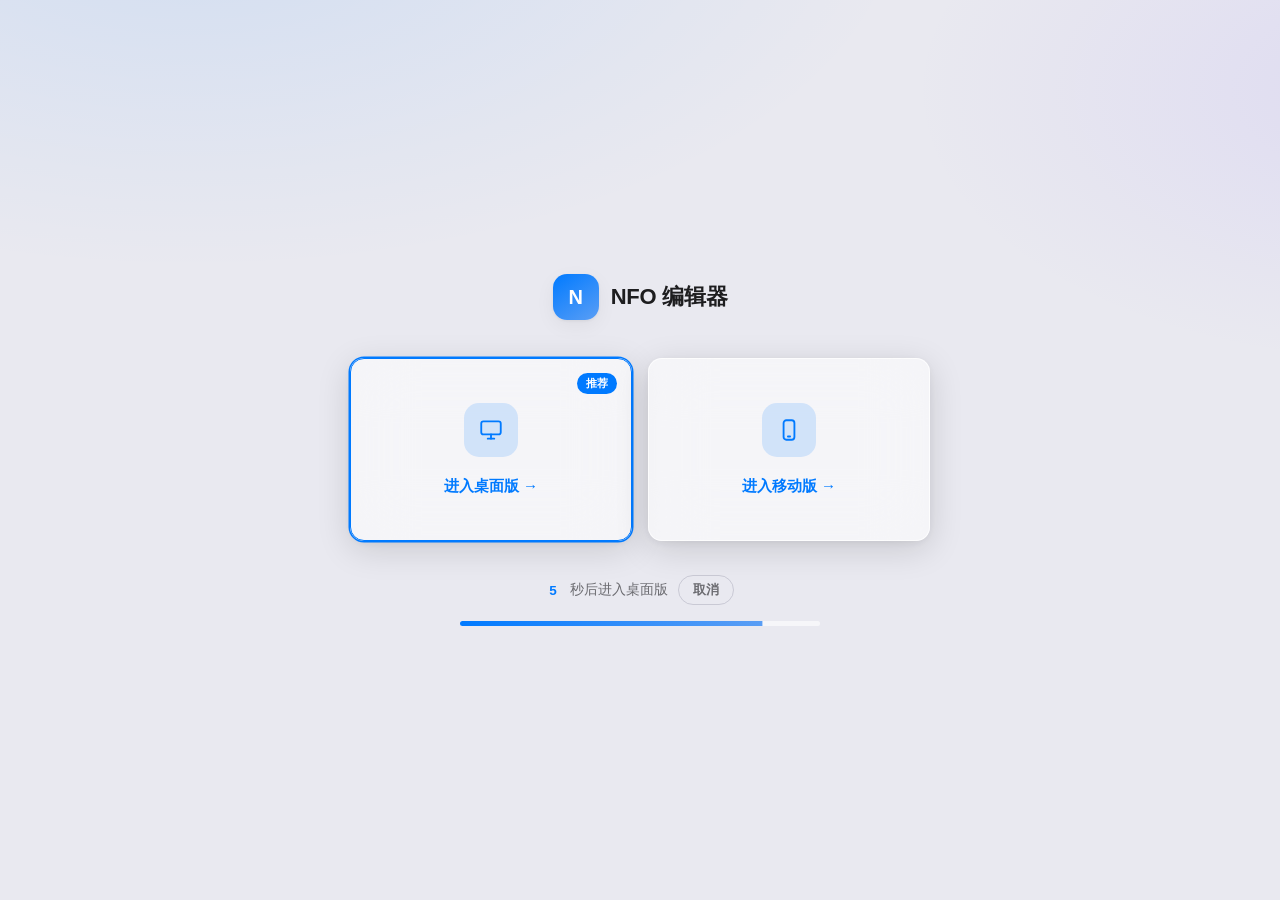
<file: index.html>
<!DOCTYPE html>
<html lang="zh-CN" data-page-node-id="3Wo5Q6VxV1l37VRXenBazo">
<head data-page-node-id="cAzRDlvzyCTbNYvPJU62xb">
<meta charset="UTF-8" data-page-node-id="VyeLM4UpNuhNBSLEbDS7Ej">
<meta name="viewport" content="width=device-width, initial-scale=1, viewport-fit=cover" data-page-node-id="qvrRt3fM1V2BJ2NBuyb87D">
<meta name="apple-mobile-web-app-capable" content="yes" data-page-node-id="drtTrGUcWnjHTUFZmjMJ2a">
<meta name="mobile-web-app-capable" content="yes" data-page-node-id="xc31pZiR5W5iP4wcWFFLKc">
<meta name="theme-color" content="#E9E9F0" data-page-node-id="drNsynG1fgV9tcHEFh35Hd">
<title>NFO 编辑器</title>
<style>
  :root{
    --bg:#E9E9F0;
    --surface:rgba(255,255,255,.62);
    --surface-hover:rgba(255,255,255,.74);
    --surface-active:rgba(255,255,255,.86);
    --border:rgba(255,255,255,.72);
    --border-strong:rgba(170,170,185,.5);
    --text:#1D1D1F;
    --text-2:#6b6b70;
    --text-3:#8e8e93;
    --accent:#007AFF;
    --accent-hover:#0067D9;
    --accent-soft:rgba(0,122,255,.15);
    --accent-text:#fff;
    --radius:14px;
    --radius-sm:10px;
    --radius-xs:7px;
    --radius-pill:999px;
    --shadow-card:0 1px 3px rgba(0,0,0,.06),0 6px 20px rgba(0,0,0,.05);
    --shadow-pop:0 10px 30px rgba(0,0,0,.14),0 2px 8px rgba(0,0,0,.08);
    --glass-bg:rgba(255,255,255,.55);
    --glass-border:rgba(255,255,255,.72);
    --glass-blur:30px;
    --glass-shadow:0 8px 34px rgba(0,0,0,.14),0 2px 8px rgba(0,0,0,.06);
    --font:-apple-system,BlinkMacSystemFont,"SF Pro Text","PingFang SC","Helvetica Neue","Microsoft YaHei",sans-serif;
  }
  @media (prefers-color-scheme: dark){
    :root{
      --bg:#121217;
      --surface:rgba(38,38,46,.6);
      --surface-hover:rgba(58,58,70,.66);
      --surface-active:rgba(72,72,86,.8);
      --border:rgba(255,255,255,.14);
      --border-strong:rgba(255,255,255,.22);
      --text:#F2F2F4;
      --text-2:#a8a8b0;
      --text-3:#8e8e93;
      --accent:#3D8CF0;
      --accent-hover:#5A9EF5;
      --accent-soft:rgba(61,140,240,.22);
      --glass-bg:rgba(38,38,46,.55);
      --glass-border:rgba(255,255,255,.16);
      --glass-blur:30px;
      --glass-shadow:0 8px 34px rgba(0,0,0,.4),0 2px 8px rgba(0,0,0,.3);
      --shadow-card:0 1px 3px rgba(0,0,0,.3),0 6px 20px rgba(0,0,0,.35);
      --shadow-pop:0 10px 30px rgba(0,0,0,.5),0 2px 8px rgba(0,0,0,.4);
    }
  }
  *{box-sizing:border-box;-webkit-tap-highlight-color:transparent;}
  html,body{height:100%;}
  body{
    margin:0;
    font-family:var(--font);
    color:var(--text);
    background:var(--bg);
    background-image:
      radial-gradient(1200px 600px at 15% -10%, rgba(0,122,255,.10), transparent 60%),
      radial-gradient(900px 500px at 110% 10%, rgba(125,95,255,.10), transparent 55%);
    background-attachment:fixed;
    display:flex;align-items:center;justify-content:center;
    padding:24px;
    min-height:100dvh;
  }
  .page{width:100%;max-width:580px;text-align:center;}
  .brand{display:inline-flex;align-items:center;gap:12px;margin-bottom:4px;}
  .logo{
    width:46px;height:46px;border-radius:14px;
    background:linear-gradient(145deg,var(--accent),#5A9EF5);
    display:flex;align-items:center;justify-content:center;
    color:#fff;font-weight:700;font-size:20px;
    box-shadow:var(--shadow-card);
  }
  h1{font-size:22px;font-weight:650;margin:0;letter-spacing:-.3px;}
  .cards{display:grid;grid-template-columns:1fr 1fr;gap:16px;margin-top:34px;}
  @media (max-width:460px){.cards{grid-template-columns:1fr;}}
  .card{
    position:relative;text-align:center;
    padding:44px 22px;
    border-radius:var(--radius);
    background:var(--glass-bg);
    border:1px solid var(--glass-border);
    backdrop-filter:blur(var(--glass-blur));
    -webkit-backdrop-filter:blur(var(--glass-blur));
    box-shadow:var(--glass-shadow);
    cursor:pointer;text-decoration:none;color:inherit;
    transition:transform .18s ease, box-shadow .18s ease, background .18s ease;
    display:flex;flex-direction:column;align-items:center;justify-content:center;gap:20px;
  }
  .card:hover{transform:translateY(-2px);background:var(--surface-hover);}
  .card:active{transform:translateY(0);background:var(--surface-active);}
  .card.recommend{
    border-color:var(--accent);
    box-shadow:0 0 0 1.5px var(--accent), var(--glass-shadow);
  }
  .badge{
    position:absolute;top:14px;right:14px;
    font-size:11px;font-weight:600;
    color:var(--accent-text);background:var(--accent);
    padding:3px 9px;border-radius:var(--radius-pill);
  }
  .ic{
    width:54px;height:54px;border-radius:15px;
    background:var(--accent-soft);color:var(--accent);
    display:flex;align-items:center;justify-content:center;
  }
  .ic svg{width:26px;height:26px;display:block;}
  .go{
    font-size:15px;font-weight:600;color:var(--accent);
    display:inline-flex;align-items:center;gap:4px;
  }
  .auto{
    margin-top:34px;font-size:13.5px;color:var(--text-2);
    display:flex;align-items:center;justify-content:center;gap:10px;flex-wrap:wrap;
  }
  .countdown{
    font-variant-numeric:tabular-nums;font-weight:700;color:var(--accent);
    min-width:14px;text-align:center;
  }
  .cancel{
    font-size:13px;font-weight:600;color:var(--text-2);
    background:none;border:1px solid var(--border-strong);
    padding:5px 14px;border-radius:var(--radius-pill);
    cursor:pointer;transition:background .15s ease;
  }
  .cancel:hover{background:var(--surface);}
  .bar{
    margin:16px auto 0;max-width:360px;height:5px;border-radius:var(--radius-pill);
    background:var(--surface);overflow:hidden;
  }
  .bar > i{
    display:block;height:100%;width:100%;
    background:linear-gradient(90deg,var(--accent),#5A9EF5);
    transform-origin:left;transform:scaleX(1);
    transition:transform .25s linear;
  }
</style>
</head>
<body data-page-node-id="asgwogfN6fDI1E511xoQ9w">
  <div class="page" data-page-node-id="g7wEN1L8oIeqajFQIoxKY1">
    <div class="brand" data-page-node-id="ceMjZTbFALwq9k538yrr0d">
      <div class="logo" data-page-node-id="KqUKaAY9iTx8bmuv6jG1gs">N</div>
      <h1 data-page-node-id="0eKzE7Sx3BDnwub7VVTAbH">NFO 编辑器</h1>
    </div>

    <div class="cards" data-page-node-id="s7joL1VBwHVDZt7Y7r0wLb">
      <a class="card" id="cardPc" href="nfo-editor.html" role="button" aria-label="进入桌面版" data-page-node-id="6KVOBYqW5wGfx64DS3s4c1">
        <div class="ic" data-page-node-id="NeZn11GtOENCQDmGgmFASh">
          <svg viewBox="0 0 24 24" fill="none" stroke="currentColor" stroke-width="1.7" stroke-linecap="round" stroke-linejoin="round" data-page-node-id="vvuf7UGorDjXKGZxHchJ5h">
            <rect x="3" y="4" width="18" height="12" rx="2" data-page-node-id="gZ1C1abUFwUxEj1lwmb4zb"/>
            <path d="M9 20h6" data-page-node-id="HzlbbgY1zd24e5ogsDVAHT"/><path d="M12 16v4" data-page-node-id="Ae8DFqRQvcRCWdvjWiGKAo"/>
          </svg>
        </div>
        <div class="go" data-page-node-id="RYxtGgPGt0vRvlfuwOQE55">进入桌面版 →</div>
      </a>
      <a class="card" id="cardMobile" href="nfo-editor-ios.html" role="button" aria-label="进入移动版" data-page-node-id="abhT6oLUtVlKfzkApVJ8EA">
        <div class="ic" data-page-node-id="5uBATezgvylZnbRRBR4ieO">
          <svg viewBox="0 0 24 24" fill="none" stroke="currentColor" stroke-width="1.7" stroke-linecap="round" stroke-linejoin="round" data-page-node-id="es2DHwcjM37bditvuDaKAS">
            <rect x="7" y="3" width="10" height="18" rx="2.5" data-page-node-id="OZEuV7OKxci4UMw6Lhkm4S"/>
            <path d="M11 18h2" data-page-node-id="HnI6lEl1VgOYpNQ5I67DGg"/>
          </svg>
        </div>
        <div class="go" data-page-node-id="ZJW6fwOuw1L7MtFsiMYgVj">进入移动版 →</div>
      </a>
    </div>

    <div class="auto" id="autoRow" data-page-node-id="yF9sG9aTYEJKTRKt0GQ7so">
      <span class="countdown" id="count" data-page-node-id="x4I1iWyQo2DaKraTE7srlo">5</span>
      <span id="autoText" data-page-node-id="EH3sSrjCrLvi9f6T2dAeFa"> 秒后进入桌面版</span>
      <button class="cancel" id="cancelBtn" type="button" data-page-node-id="J5xDttDsOo2bB6LxQGG6o3">取消</button>
    </div>
    <div class="bar" id="barWrap" data-page-node-id="u9EsLtdn0ohsdFYCYAhJ9A"><i id="bar" data-page-node-id="m9OMY7Tyso6lxCoD0d9nvj"></i></div>
  </div>

<script>
(function(){
  var meta = document.querySelector('meta[name=theme-color]');
  if (window.matchMedia && matchMedia('(prefers-color-scheme: dark)').matches && meta){
    meta.setAttribute('content', '#121217');
  }

  var ua = navigator.userAgent.toLowerCase();
  var isIOS = /iphone|ipad|ipod/.test(ua) || (ua.indexOf('macintosh') > -1 && navigator.maxTouchPoints > 1);
  var isMobile = isIOS || /android|webos|blackberry|iemobile|opera mini/.test(ua)
    || ('ontouchstart' in window && window.innerWidth < 1024);
  var target = isMobile ? 'nfo-editor-ios.html' : 'nfo-editor.html';
  var targetName = isMobile ? '移动版' : '桌面版';

  var cardPc = document.getElementById('cardPc');
  var cardMobile = document.getElementById('cardMobile');
  var rec = isMobile ? cardMobile : cardPc;
  rec.classList.add('recommend');
  var badge = document.createElement('span');
  badge.className = 'badge';
  badge.textContent = '推荐';
  rec.appendChild(badge);

  var autoTextEl = document.getElementById('autoText');
  var countEl = document.getElementById('count');
  var barEl = document.getElementById('bar');
  var autoRow = document.getElementById('autoRow');
  var barWrap = document.getElementById('barWrap');

  autoTextEl.textContent = ' 秒后进入' + targetName;

  var total = 5000, step = 200, elapsed = 0, timer = null, redirecting = false;

  function go(){
    if (redirecting) return;
    redirecting = true;
    clearTimeout(timer);
    autoTextEl.textContent = ' 正在进入' + targetName + '…';
    countEl.textContent = '0';
    location.replace(target);
  }
  function tick(){
    elapsed += step;
    var left = Math.max(0, Math.ceil((total - elapsed) / 1000));
    countEl.textContent = left;
    barEl.style.transform = 'scaleX(' + Math.max(0, (total - elapsed) / total) + ')';
    if (elapsed >= total){ go(); }
    else { timer = setTimeout(tick, step); }
  }

  cardPc.addEventListener('click', function(e){ e.preventDefault(); location.replace('nfo-editor.html'); });
  cardMobile.addEventListener('click', function(e){ e.preventDefault(); location.replace('nfo-editor-ios.html'); });
  document.getElementById('cancelBtn').addEventListener('click', function(){
    clearTimeout(timer); timer = null;
    autoRow.style.display = 'none';
    barWrap.style.display = 'none';
  });

  timer = setTimeout(tick, step);
})();
</script>
</body>
</html>
</file>
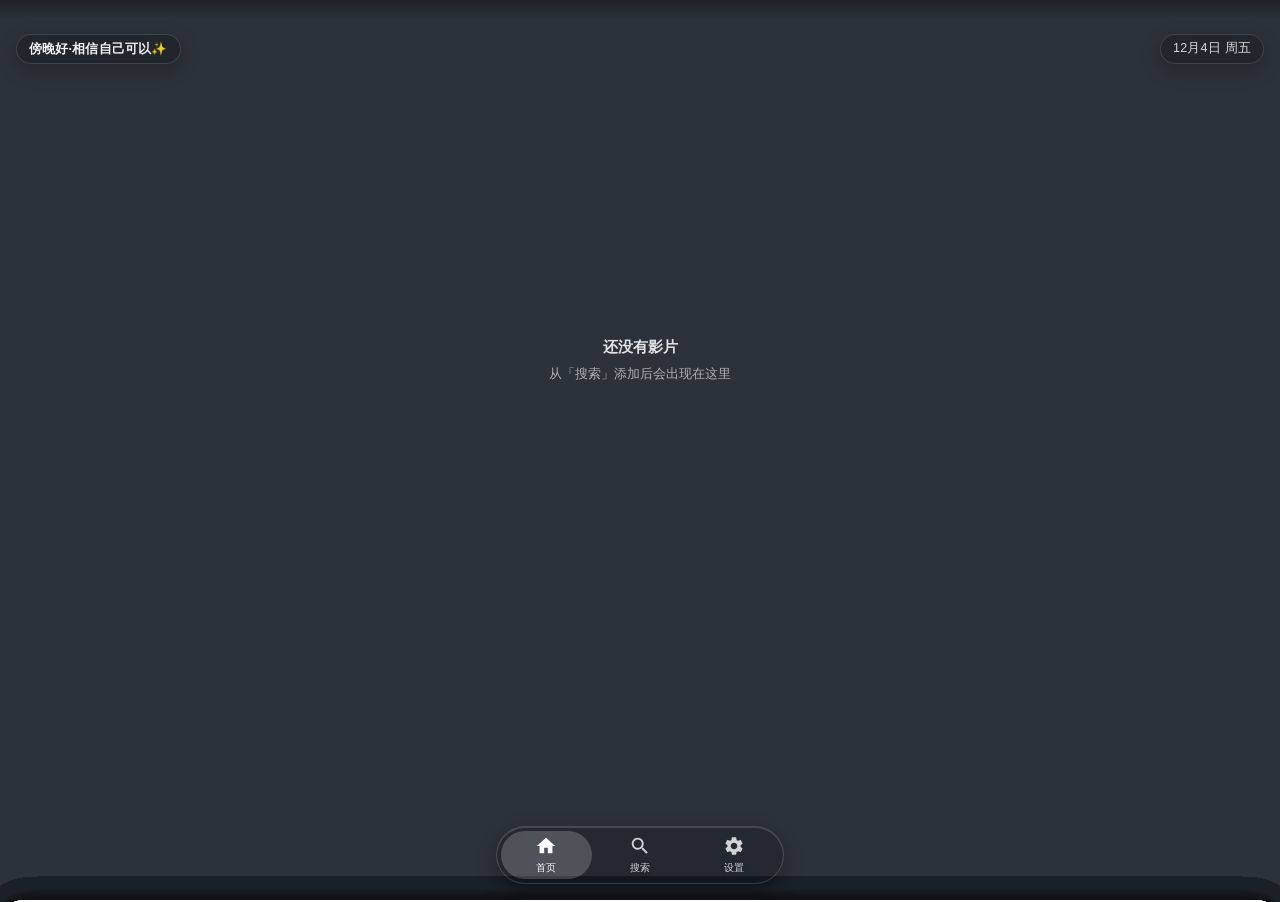
<file: nfo-editor-ios.html>
<!DOCTYPE html>
<html lang="zh-CN" class="splashing" data-page-node-id="Acj8woS785a7T4PEvpgH00">
<head data-page-node-id="KfYCmNjWphaBCVU6xVs5c4">
<meta charset="UTF-8" data-page-node-id="pEpAla84pCArdSzcGe0xlA">
<meta name="viewport" content="width=device-width, initial-scale=1, maximum-scale=1, viewport-fit=cover, user-scalable=no" data-page-node-id="c6jMzGiZBnWQ7w0SFm36yn">
<meta name="apple-mobile-web-app-capable" content="yes" data-page-node-id="bglrHuunZXYYUWcc5xujq1">
<meta name="mobile-web-app-capable" content="yes" data-page-node-id="DYso5k0WRwBAYMn0BIxkUR">
<meta name="apple-mobile-web-app-status-bar-style" content="black-translucent" data-page-node-id="p6CtTpm2KMEQyLLewWNeeN">
<meta name="apple-mobile-web-app-title" content="NFO 编辑" data-page-node-id="hnhndntaoPOm66F9xgCi2g">
<meta name="theme-color" content="#3D8CF0" data-page-node-id="tAW3rAg7PfDYUPgfl6rpCh">
<link rel="manifest" href="manifest.json" data-page-node-id="3Rw6PBVbacM3iHAfOVTD4S">
<link rel="apple-touch-icon" href="[data-uri]" data-page-node-id="9dQRZdi1mUzGJNNeczW8qY">
<title>NFO 编辑器</title>
<link rel="stylesheet" href="styles/ios.css?v=538">
<script>
/* v453：启动兜底 + 缓存自愈（内联，不依赖任何外链脚本，所以一定跑得到）
   1) 12 秒还没进首页就强制收起启动页 —— 正常 1~3 秒就该完成；
   2) 页面是新的、脚本却没报到版本（window.__SCRIPT_VER）→ 说明离线缓存里是旧脚本，
      新页面的 DOM 已经和它不匹配，旧脚本会在启动途中抛错把初始化中断，启动页永远不消失。
      这时清一次离线缓存并重载，一个会话最多做一次，避免刷新死循环。 */
(function(){
  window.__bootFailsafe = setTimeout(function(){
    var s = document.getElementById('splash');
    if (s && s.parentNode){
      s.classList.add('hide');
      setTimeout(function(){
        if (s.parentNode) s.parentNode.removeChild(s);
        document.documentElement.classList.remove('splashing');   // 启动期白底一起撤掉
      }, 420);
    }
    if (!document.querySelector('.page.active')){
      var h = document.getElementById('page-home');
      if (h) h.classList.add('active');
    }
    /* 12 秒都没进首页 = 确实卡住了，不只是慢：趁此把错位的离线缓存清掉重载一次（只做一次）。 */
    fixCache();
    /* 万一缓存清过了还卡（说明服务器上那份也旧），让 waiting 的新版本立刻接管。
       正常启动永远走不到这里，所以不会打断用户。 */
    forceTakeover();
  }, 12000);
  window.__bootDone = function(){ clearTimeout(window.__bootFailsafe); };

  function fixCache(){
    try {
      if (parseInt(sessionStorage.getItem('__verfix') || '0', 10) >= 1) return;
      if (!window.caches || !navigator.serviceWorker) return;
      sessionStorage.setItem('__verfix', '1');
      caches.keys().then(function(keys){
        return Promise.all(keys.map(function(k){ return caches.delete(k); }));
      }).then(function(){
        if (navigator.serviceWorker.controller) location.reload();
      }).catch(function(){});
    } catch (e) {}
  }
  /* 让 waiting 的新版本立刻接管（只在卡死时用） */
  function forceTakeover(){
    try {
      if (!navigator.serviceWorker || !navigator.serviceWorker.getRegistration) return;
      navigator.serviceWorker.getRegistration().then(function(reg){
        if (!reg) return;
        if (reg.waiting) reg.waiting.postMessage({ type: 'SKIP_WAITING' });
        else reg.update();
      }).catch(function(){});
    } catch (e) {}
  }
  /* 等 DOM 解析完再核对（外链 script 是阻塞的，DOMContentLoaded 之后脚本要么已执行、
     要么已经加载失败；放在定时器里会在弱网「还在下载」时误判成旧脚本，把好好的用户踢去清缓存） */
  function checkVer(){
    if (!window.__SCRIPT_VER) fixCache();
  }

  if (document.readyState === 'loading'){
    document.addEventListener('DOMContentLoaded', function(){ setTimeout(checkVer, 300); });
  } else {
    setTimeout(checkVer, 300);
  }
})();
</script>
</head>
<body data-page-node-id="T5mhi6eu7xPIVMdGExDnFc">
<!-- 启动页：默认可见，先于 JS 渲染，避免进入页面白屏 -->
<div id="splash" class="splash" data-page-node-id="y9ln9pyU9wsL5rBA7Y22YP">
  <div class="splash-inner" data-page-node-id="mdcAMbONDTTd3Y2qrB3wdP">
    <div class="splash-logo" data-page-node-id="8LcdiglmbVvMvxgoMtHr8i">
      <svg viewBox="0 0 32 32" width="38" height="38" aria-hidden="true" data-page-node-id="EUbxorZ5Jp3OPWlw12wrTa"><path d="M22.5 14 l-13 -7.5 l0 15 z" fill="#fff" data-page-node-id="wYzdINplCw9zHpHdDHb67y"/></svg>
    </div>
    <div class="splash-title" data-page-node-id="vjXHlB7LAh2r90feD1jlwp">NFO</div>
    <div class="splash-bar-track" data-page-node-id="DvOoURH2tR3q0aJa4D36Ym"><div class="splash-bar" id="splashBar" data-page-node-id="k3jywyecxKjbx1cHD9E1st"></div></div>
  </div>
  <div class="splash-ver" id="splashVer">v2.5.38</div>
</div>
<div class="ios-app" data-page-node-id="ZwRVKnbE2Xn0qTlbGXSJbB">

  <!-- 共享遮罩 -->
  <div class="sheet-mask" id="sheetMask" onclick="closeAllSheets()" data-page-node-id="PmOw90Y6V2u852tEKh2ykp"></div>

  <!-- 动作表 -->
  <div class="sheet" id="actionSheet" data-page-node-id="Q7yUBWNCOuHorB4dAacLYz">
    <div class="sheet-bar" data-page-node-id="UTiZYCJNZ6ytAoE4f0MTPW">
      <span class="sb-spacer" data-page-node-id="PWq3GZM8HBGttLYXApokEu"></span>
      <span class="sb-title" id="actionSheetTitle" data-page-node-id="xIOaNCewH0BUrDKIupRByI">操作</span>
      <button class="sb-icon" onclick="closeAllSheets()" aria-label="关闭" data-page-node-id="XsfNT33xbK1tPZaRMt3Fot">
        <svg viewBox="0 0 24 24" fill="none" stroke="currentColor" stroke-width="2.2" stroke-linecap="round" stroke-linejoin="round" data-page-node-id="vfbbp6XUhFB7HjAICULbDy"><path d="M18 6 6 18M6 6l12 12" data-page-node-id="vdXLFcdLJDr6ANIpXQO0M4"/></svg>
      </button>
    </div>
    <div id="actionSheetInner" data-page-node-id="oOSfnpQbegd72y8VxYZCrb"></div>
  </div>

  <!-- 关于弹窗（居中卡片） -->
  <div class="about-mask" id="aboutMask" onclick="closeAllSheets()" data-page-node-id="jkJxwNKWgCJFCSH2YGA5bz"></div>
  <div class="about-modal" id="aboutModal" data-page-node-id="97HJEaOM0JQ4KIITjX29VS">
    <div class="about-title" data-page-node-id="2mk3QxHmQ25zheTyL1jeCL">关于</div>
    <div class="about-body" data-page-node-id="UDuDPvuiSOf8k8FIpfmU8U">
      <p data-page-node-id="LmbAfxlxuZReJSPUqNcYuB">This product uses the TMDB API but is not endorsed or certified by TMDB.</p>
      <p data-page-node-id="m3N3CiBJJa1Q0EPf6AAMwr">@Halfleave · v2.5.38</p>
    </div>
    <button class="about-done" onclick="closeAllSheets()" data-page-node-id="KnNqBwsFiLFeshOApUODcS">完成</button>
  </div>

  <!-- 恢复确认弹窗（与删除弹窗同款的 iOS 26 Alert 风格） -->
  <div class="restore-confirm-mask" id="restoreConfirmMask" onclick="closeRestoreConfirm()" data-page-node-id="nHBEg9orS7WzAIC0BEaSxj"></div>
  <div class="restore-confirm-modal" id="restoreConfirmModal" data-page-node-id="3mivRmcJJNl97u6xC86fZy">
    <div class="restore-confirm-title" id="restoreConfirmTitle" data-page-node-id="3BapIxOb10NtAaqyLqxeoO">恢复初始状态</div>
    <div class="restore-confirm-body" id="restoreConfirmBody" data-page-node-id="6xJs3GzFLnsVdfPUB764CH">将清空所有配置和缓存，恢复到初始状态。此操作不可撤销。</div>
    <div class="restore-confirm-actions" data-page-node-id="rvxsggHrGrGRI3t0fhy4ql">
      <button class="restore-confirm-btn" onclick="closeRestoreConfirm()" data-page-node-id="7OFkOiQGystZiLJr7sz37t">取消</button>
      <button class="restore-confirm-btn danger" onclick="confirmRestore()" data-page-node-id="SpncJaSVkgElQi3aPWGzDm">恢复</button>
    </div>
  </div>

  <!-- 主题色选择 -->
  <div class="sheet" id="themeSheet" data-page-node-id="OcbiJJM0xgNr8tBh34UOnU">
    <div class="sheet-bar sheet-bar-center" data-page-node-id="5FI7WbVPd0CAPrMVVpf1TL">
      <button class="sb-icon" onclick="closeAllSheets()" aria-label="关闭" data-page-node-id="ErgxCMyNOMtur31Hqq8DQy">
        <svg viewBox="0 0 24 24" fill="none" stroke="currentColor" stroke-width="2.2" stroke-linecap="round" stroke-linejoin="round" data-page-node-id="JS8KTbVxTdtN2SVvdQYb1w"><path d="M18 6 6 18M6 6l12 12" data-page-node-id="AD10aODXJCfrHIFS4XRbHP"/></svg>
      </button>
      <span class="sb-title" data-page-node-id="LbhP5GEYINJLPeW1dGhBGv">主题</span>
      <span class="sb-spacer" data-page-node-id="atUKaGGFSKM7aMTybjx0Kk"></span>
    </div>
    <div class="theme-grid" id="themeGrid" data-page-node-id="fCFm3GnXardyzNhQygPzxT"></div>
  </div>

  <!-- 长按海报：在长按位置附近弹出的 iOS 风格上下文菜单 -->
  <div class="sheet sheet-context" id="contextSheet" data-page-node-id="LBXoEvKlitJYhgt9uU5arQ">
    <div class="action-sheet-group" data-page-node-id="8EI2AyseQcFAmubaAHtLaw">
      <div class="action-sheet-title" id="contextSheetTitle" data-page-node-id="ZesUxHAuWe7ZZDR16MuIA5">操作</div>
      <div class="action-sheet-list" id="contextSheetInner" data-page-node-id="CUcMrwZ3Fon0XskGkgM0Cr"></div>
    </div>
  </div>
  <div class="ctx-mask" id="ctxMask" data-page-node-id="djHDf9pTzqJp73i1ve1JLb"></div>

  <!-- 图片裁剪弹窗 -->
  <div class="crop-mask" id="cropMask" onclick="closeCrop()" data-page-node-id="j10L33QHYvB7yijzngR5de"></div>
  <div class="crop-modal" id="cropModal" data-page-node-id="5JwPyFNIlA6VHaH4wb0fHB">
    <div class="crop-head" data-page-node-id="9Su1391u5v0uxjeUZCGUj8">
      <button class="ch-close" onclick="closeCrop()" aria-label="关闭" data-page-node-id="8345uuQidDof7w3OVZbzjd"><svg viewBox="0 0 24 24" fill="none" stroke="currentColor" stroke-width="2.4" stroke-linecap="round" stroke-linejoin="round" data-page-node-id="PuktYU31y7dpDBDrIrCurR"><path d="M18 6 6 18M6 6l12 12" data-page-node-id="xueBPBMIjdUAIPRtVHDTbr"/></svg></button>
      <span data-page-node-id="KAo6uxhHiRfuFuyFQraenN">裁剪图片</span>
      <button class="ch-done" onclick="applyCrop()" data-page-node-id="0YFLysh09A1oTtv3tLHnkq">完成</button>
    </div>
    <div class="crop-ratios" id="cropRatios" style="display:none;" data-page-node-id="GmRUnLK4DGgYOCBiNUFUkF">
      <span class="seg" data-page-node-id="jdeB8MDSE5UohkFc1pJqjT">
        <button type="button" data-ratio="16:9" class="active" onclick="setFanartRatio('16:9', this)" data-page-node-id="KtYmyzbn0B9XogKCW8apW3">16:9</button>
        <button type="button" data-ratio="3:2" onclick="setFanartRatio('3:2', this)" data-page-node-id="5adO5BABML1PDNBDlHgq4d">3:2</button>
        <button type="button" data-ratio="4:3" onclick="setFanartRatio('4:3', this)" data-page-node-id="oNAgYuAf9YytDIRixVwCU9">4:3</button>
      </span>
    </div>
    <div class="crop-stage" id="cropStage" data-page-node-id="4qWGMFv2juv7KEXo855f9W">
      <div class="crop-viewport" id="cropViewport" data-page-node-id="JJJRGivIrZc38gxql1ptQv">
        <img id="cropImg" alt="" data-page-node-id="WFGvI1IcGjqBGpsG6BfRAI">
        <div class="crop-box" id="cropBox" data-page-node-id="BDY6sa6Dm5dK1Utk3ffeO5"><span class="crop-handle" id="cropHandle" data-page-node-id="LCChm8L2Dpx4L2GIHQBnog"></span></div>
      </div>
    </div>
  </div>

  <!-- 列表 / 多选 / 管理 -->
  <div class="sheet" id="listSheet" data-page-node-id="DP9osyyO40BjjA7nfdWu9B">
    <div class="list-sheet-header" data-page-node-id="Wv01JSAZf2ICx0bJcrNjhx">
      <div class="sheet-bar" id="listSheetBar" data-page-node-id="I2OjfsyEZKJ5amphS1fTvN">
        <span id="listLeftSlot" data-page-node-id="dLmZ6TCKf4vGftexVZFC1n"><span class="sb-spacer" data-page-node-id="cfygkE1shEI60sykWIhDp1"></span></span>
        <span class="sb-title" id="listTitle" data-page-node-id="aZlBtxss9qkD3x7MdGoByZ">选择</span>
        <span id="listRightSlot" data-page-node-id="1bIDODErwBRjVx8FBaC8Qx">
          <button class="sb-icon" onclick="closeAllSheets()" aria-label="关闭" data-page-node-id="P3U1wqvApehaQxtaDOoDYa">
            <svg viewBox="0 0 24 24" fill="none" stroke="currentColor" stroke-width="2.2" stroke-linecap="round" stroke-linejoin="round" data-page-node-id="2VDquVED0h56BnoCw2AiJL"><path d="M18 6 6 18M6 6l12 12" data-page-node-id="Fw8HZcThe00BrlDDtY28Q2"/></svg>
          </button>
        </span>
      </div>
      <div class="sheet-seg" id="listGenreSeg" style="display:none;" data-page-node-id="9FOHQtNhHWgxCVrfZvMEaI">
        <span class="seg" data-page-node-id="vRIZ6ujqjP4FBJoA6p8YH1">
          <button id="genreSegNormal" class="active" onclick="switchGenreTab('normal')" data-page-node-id="xlFrFKhH9F4jYJCYInZO14">普通</button>
          <button id="genreSegAdult" onclick="switchGenreTab('adult')" data-page-node-id="uRBuRpgB0tBet2yqL2cMeW">成人</button>
        </span>
      </div>
      <div id="listAddWrap" class="sheet-add" style="display:none;" data-page-node-id="bGY6vynfEdJF0BSxyYed90">
        <input type="text" id="listAddInput" placeholder="请输入" onkeydown="if(event.key==='Enter'){listSheetAdd();}" data-page-node-id="j8F5cDtcyE6pC1NP54V1JN">
        <button onclick="listSheetAdd()" data-page-node-id="x2vkx0vz6UCiuLWLc3yyMd">添加</button>
      </div>
    </div>
    <div class="list-sheet-body" data-page-node-id="AwYvq7A1mNY01ZZDQHZaP2">
      <div class="sheet-list" id="listBody" data-page-node-id="6dpGtVFjm59q2tHGUwXxRf"></div>
      <div class="sheet-footer" id="listFooter" style="display:none;" data-page-node-id="MVBMyXE2vTyJvHHEmyELRK">
        <span class="footer-hint" data-page-node-id="PUaHfpIXt6XfVezHjRD84H">没有合适的？</span>
        <span class="footer-action" onclick="addCustomMultiTag()" data-page-node-id="XFaS3laSq3aDAR1XNHMO9W">手动添加</span>
      </div>
    </div>
  </div>

  <!-- 应用配置 -->
  <div class="sheet" id="apiSheet" data-page-node-id="3n8roZL61PeOZC683D5Jza">
    <div class="sheet-bar sheet-bar-center" data-page-node-id="yV4O9RHJe2kAjsyTsrgegA">
      <button class="sb-icon" onclick="closeAllSheets()" aria-label="关闭" data-page-node-id="q6ujHybEeMCtJFxh1VtGgt">
        <svg viewBox="0 0 24 24" fill="none" stroke="currentColor" stroke-width="2.2" stroke-linecap="round" stroke-linejoin="round" data-page-node-id="PTqrzS7aEB1Hm7yzb4ecX4"><path d="M18 6 6 18M6 6l12 12" data-page-node-id="DzKw583xCt4q4HUYOMrrj3"/></svg>
      </button>
      <span class="sb-title" data-page-node-id="yCUGqtalVOpMkxZhNzbIkH">应用配置</span>
      <button class="sb-pill" onclick="saveApiKey()" data-page-node-id="XYXvrgoDeF9BPsPogspuTA">保存</button>
    </div>
    <div class="api-group" data-page-node-id="rOPCHl0sIdA9ZnpyD0x4WH">
      <div class="api-group-title-row" data-page-node-id="sHQRLmOgGnG7RgiYdWyVL6">
        <div class="api-group-title" data-page-node-id="y19Rg6yv5Y5dk4c71Hl1Pf">激活码<span id="activationStatus" class="activation-status" data-page-node-id="I4Gjr5MXra8c3X4Jxe60Tn">未激活</span></div>
      </div>
      <div class="field field-stacked no-border" data-page-node-id="iWfLXTVu7yJtWBpRJOwJht">
        <div class="api-input-wrap activation-input-wrap" data-page-node-id="M2eiRfLXXIATHDnUOprd9A">
          <span class="api-input-tag" data-page-node-id="vipTagPlaceholder">VIP</span>
          <input class="ios-input" type="text" id="activationCodeInput" placeholder="输入激活码" oninput="toggleActivationClear()" onblur="persistApiSettings(false)" data-page-node-id="sb9J5JIaxXR0tO7RBj5qNP">
          <button class="api-clear" id="activationClearBtn" onclick="clearActivationInput()" aria-label="清除" style="display:none;" data-page-node-id="6eM0IG4IYUKKhRQfUlP2PS">
            <svg viewBox="0 0 24 24" fill="none" stroke="currentColor" stroke-width="2" stroke-linecap="round" stroke-linejoin="round" data-page-node-id="xSZeqycGrHgivj7mia5jmG"><path d="M18 6 6 18M6 6l12 12" data-page-node-id="vqO5t7770tXi4EBWro4Djv"/></svg>
          </button>
          <button class="sb-pill sb-pill-ghost verify-btn" onclick="verifyActivationCode()" data-page-node-id="NHJByu2FyU4npSCtAPXiOM">验证</button>
        </div>
      </div>
      <div id="quotaInfo" class="quota-info" data-page-node-id="quotaInfoBox"></div>
    </div>
    <div class="api-group" data-page-node-id="HUbF1xGcRFqTQoGnSUQHgJ">
      <div class="api-group-title-row" data-page-node-id="Y0cDNRcTDGC72C8sJwsiDN">
        <div class="api-group-title" data-page-node-id="vOIsNE4xNwGcUHNHc4SFIv">元数据</div>
        <button class="api-help-q-sm" onclick="openApiGroupHelp('metadata')" aria-label="关于元数据" data-page-node-id="JFXDuol86zPGQgGOdPHELM">?</button>
      </div>
      <div class="field field-stacked no-border api-key-field" data-page-node-id="YfRY3XdsMnAkEQUzMlD4bW">
        <div class="api-input-wrap" data-page-node-id="RWLQLuCfoBX5evs36vx2NZ">
          <span class="api-input-tag" data-page-node-id="vYeGl6A0qVTvN2oAC8sexr">TMDB</span>
          <input class="ios-input" type="text" id="apiKeyInput" placeholder="粘贴 API Key" oninput="toggleApiClear()" onblur="persistApiSettings(false)" data-page-node-id="yQNaHJAOGBsPQ3Noq3H8B0">
          <button class="api-clear" id="apiClearBtn" onclick="clearApiInput()" aria-label="清除" style="display:none;" data-page-node-id="mvB3SpG8Z4REhohPaajM7G">
            <svg viewBox="0 0 24 24" fill="none" stroke="currentColor" stroke-width="2" stroke-linecap="round" stroke-linejoin="round" data-page-node-id="hEGBtNnsGV4LpJgzwnUzWV"><path d="M18 6 6 18M6 6l12 12" data-page-node-id="XIsqH1XLGPC3W587SqNhmX"/></svg>
          </button>
        </div>
      </div>
    </div>
    <div class="api-group">
      <div class="api-group-title-row">
        <div class="api-group-title">AI 翻译</div>
      </div>
      <div class="field field-stacked no-border">
        <div class="api-input-wrap">
          <span class="api-input-tag">地址</span>
          <input class="ios-input" type="text" id="translateBaseUrl" placeholder="https://api.deepseek.com/v1" oninput="toggleTranslateClear()" onblur="persistTranslateConfig(false)">
          <button class="api-clear" id="translateBaseClear" onclick="clearTranslateBase()" aria-label="清除" style="display:none;">
            <svg viewBox="0 0 24 24" fill="none" stroke="currentColor" stroke-width="2" stroke-linecap="round" stroke-linejoin="round"><path d="M18 6 6 18M6 6l12 12"/></svg>
          </button>
        </div>
      </div>
      <div class="field field-stacked no-border">
        <div class="api-input-wrap">
          <span class="api-input-tag">key</span>
          <input class="ios-input" type="password" id="translateApiKey" placeholder="粘贴 API Key" oninput="toggleTranslateClear()" onblur="persistTranslateConfig(false)">
          <button class="api-clear" id="translateKeyClear" onclick="clearTranslateKey()" aria-label="清除" style="display:none;">
            <svg viewBox="0 0 24 24" fill="none" stroke="currentColor" stroke-width="2" stroke-linecap="round" stroke-linejoin="round"><path d="M18 6 6 18M6 6l12 12"/></svg>
          </button>
        </div>
      </div>
      <div class="field field-stacked no-border">
        <div class="api-input-wrap">
          <span class="api-input-tag">模型名</span>
          <input class="ios-input" type="text" id="translateModel" placeholder="deepseek-chat" oninput="toggleTranslateClear()" onblur="persistTranslateConfig(false)">
          <button class="api-clear" id="translateModelClear" onclick="clearTranslateModel()" aria-label="清除" style="display:none;">
            <svg viewBox="0 0 24 24" fill="none" stroke="currentColor" stroke-width="2" stroke-linecap="round" stroke-linejoin="round"><path d="M18 6 6 18M6 6l12 12"/></svg>
          </button>
        </div>
      </div>
    </div>
  </div>

  <!-- 115 配置 -->
  <div class="sheet" id="sheet115">
    <div class="sheet-bar sheet-bar-center">
      <button class="sb-icon" onclick="closeAllSheets()" aria-label="关闭">
        <svg viewBox="0 0 24 24" fill="none" stroke="currentColor" stroke-width="2.2" stroke-linecap="round" stroke-linejoin="round"><path d="M18 6 6 18M6 6l12 12"/></svg>
      </button>
      <span class="sb-title">115 配置</span>
      <button class="sb-pill" onclick="closeAllSheets()">完成</button>
    </div>
    <div class="sheet-list c115-list">
      <div class="api-group" style="display:none">
        <div class="api-group-title-row">
          <div class="api-group-title">代理令牌</div>
        </div>
        <div class="field field-stacked no-border">
          <input class="ios-input" type="text" id="c115TokenInput" placeholder="C115PX_..." oninput="on115TokenInput()">
        </div>
      </div>
      <div class="api-group">
        <div class="api-group-title-row">
          <div class="api-group-title">登录信息</div>
        </div>
        <div class="c115-input-row">
          <div class="c115-cookie-wrap">
            <input class="ios-input" type="text" id="c115Cookie" placeholder="UID=...; CID=...; SEID=...; KID=...">
            <button type="button" class="c115-copy-btn" onclick="copy115Cookie()">复制</button>
          </div>
          <button class="c115-selfcheck-btn" onclick="verify115()">自检</button>
        </div>
        <div class="c115-verify-inline" id="c115Verify"></div>
      </div>
      <div class="api-group" id="c115QrGroup">
        <div class="api-group-title-row">
          <div class="api-group-title">扫码登录</div>
        </div>
        <div class="c115-qr-wrap" id="c115QrWrap" style="display:none;"><div id="c115Qr"></div></div>
        <div class="c115-status" id="c115Status" style="display:none;"></div>
        <div class="c115-countdown" id="c115Countdown" style="display:none;"></div>
        <button class="c115-login-btn" id="c115ShowQrBtn" onclick="start115Login()">展示二维码</button>
      </div>
    </div>
    <div class="c115-auth-foot" id="c115OpenStatus">未授权</div>
  </div>

  <!-- 加载配置（里模式专用） -->
  <div class="sheet sheet-tall" id="adultPhraseSheet" data-page-node-id="CWkribom2yP7FOOX3snRkS">
    <div class="sheet-bar sheet-bar-center" data-page-node-id="5jxCp5MWEbNHItmqirVAV5">
      <button class="sb-icon" onclick="closeAllSheets()" aria-label="关闭" data-page-node-id="OMBOLAZPMbNasq55m1JbKs">
        <svg viewBox="0 0 24 24" fill="none" stroke="currentColor" stroke-width="2.2" stroke-linecap="round" stroke-linejoin="round" data-page-node-id="XVOdUUQ7vwfvf93QubtCgD"><path d="M18 6 6 18M6 6l12 12" data-page-node-id="VAaQli6fsx8P1vqo20rLCT"/></svg>
      </button>
      <span class="sb-title" data-page-node-id="vA0Mzx0uFtVrfLfZSVdjhq">加载配置</span>
      <button class="sb-pill" onclick="saveAdultPhrases()" data-page-node-id="KNaWw0U8gsPqhmZUdBtAiH">保存</button>
    </div>
    <div class="ap-body" data-page-node-id="Y7PLzQqvgesj8o09dTE4DE">
      <textarea class="ap-textarea" id="adultPhraseInput" oninput="updateAdultPhraseCount()" placeholder="请输入"></textarea>
      <div class="ap-tools" data-page-node-id="TteAJrKw2G0c1qGeZaGDMx">
        <button class="ap-btn" onclick="document.getElementById('adultPhraseFile').click()" data-page-node-id="xCvLzFXJE9U4PA3Zxs8viC">导入</button>
      </div>
      <div class="ap-count" id="adultPhraseCount" data-page-node-id="qHtcSJLVAR0ReTPBNesyQG">共 0 条</div>
      <input type="file" id="adultPhraseFile" accept=".txt,.json,application/json,text/plain" style="display:none" onchange="onAdultPhraseFile(this)" data-page-node-id="i0YSOEtfHdQT9Il88F9kIW">
    </div>
  </div>

  <!-- API 说明页 -->
  <div class="sheet sheet-tall" id="apiHelpSheet" data-page-node-id="Bvxgm5ZJ5ULW2dG8jg6wc4">
    <div class="sheet-bar sheet-bar-center" data-page-node-id="Wxpk3vfd3dU5YJ3j0BziP5">
      <button class="sb-icon" onclick="closeApiHelp()" aria-label="返回" data-page-node-id="RAxqvyFaWnnuB4AXbS0E4W">
        <svg viewBox="0 0 24 24" fill="none" stroke="currentColor" stroke-width="2.2" stroke-linecap="round" stroke-linejoin="round" data-page-node-id="mEuJ34F7vDneXm7eYBzxfC"><path d="M15 18l-6-6 6-6" data-page-node-id="vGr4kq8GcYp1vZPDNchihC"/></svg>
      </button>
      <span class="sb-title" data-page-node-id="syB3S5xcbtEyo8Evy8v3XB">API 说明</span>
      <span class="sb-spacer" data-page-node-id="Hftbw50svlPGOEFVuagcFc"></span>
    </div>
    <div class="help-body" data-page-node-id="gbZOxc8qZQ6FEBIuACSGMG">
      <div class="help-section" id="help-tmdb" data-page-node-id="WNVAzODlXeUj6CaRu2bgQj">
        <h4 data-page-node-id="Q2NiZWntj5sUpisATFvmC0">TMDB Key</h4>
        <p data-page-node-id="GE8stLdTQfLuFJfE4dFtdr">访问 <a href="https://www.themoviedb.org/settings/api" target="_blank" data-page-node-id="1iTdA3HYnl5tEYS1QQSWp2">themoviedb.org/settings/api</a>，注册并登录后创建 API Key，复制后粘贴到「TMDB Key」。</p>
      </div>
      <div class="help-section" id="help-assrt" data-page-node-id="4FfWJXht7wbJkQaKBhqo43">
        <h4 data-page-node-id="dZ1gdLwVOEVr2LfoBdfz1Y">Assrt Token</h4>
        <p data-page-node-id="gCtGsBOEyHqBfODZkdLxp1">访问 <a href="https://assrt.net/usercp.php" target="_blank" data-page-node-id="FwA1KZMkNqzWIf2AaCYFJc">assrt.net/usercp.php</a> 登录，在用户中心找到 API Token 并粘贴到「Assrt Token」。</p>
      </div>
      <div class="help-section" id="help-os" data-page-node-id="DltLMjks10mZhRg1qP4thx">
        <h4 data-page-node-id="DJ7BJPwdaFqks8WTNxvDjs">OpenSubtitles Key</h4>
        <p data-page-node-id="Qm71EHKAMQvYfirjHjVBtq">访问 <a href="https://www.opensubtitles.com/en/consumers" target="_blank" data-page-node-id="XtD9I650rm4cAJ8b1wjVfM">opensubtitles.com/consumers</a>，注册应用后获取 API Key，粘贴到「OpenSubtitles Key」。</p>
      </div>
      <div class="help-section" id="help-worker" data-page-node-id="Bs6P6AlG6P20ADSoWoTrIQ">
        <h4 data-page-node-id="97FI1bwzSpWz5lDbTGXnQf">Worker 代理地址</h4>
        <p data-page-node-id="p2MllDdBvYPrTJwYPQX5Br">部分在线功能（如搜索、获取详情、图片代理）需要一个代理服务转发请求（如 Cloudflare Worker）。将服务的 HTTPS 地址粘贴到「Worker 代理地址」即可。JavBus 等子功能会自动复用此地址（拼接 /javbus 子路径），无需单独填写。不填则相关在线功能不可用。</p>
      </div>
    </div>
  </div>

  <!-- API 分组帮助（中间弹窗） -->
  <div class="api-group-help-overlay api-group-help-hidden" id="apiGroupHelpOverlay" onclick="closeApiGroupHelp()" data-page-node-id="QMJghBXRjHwPWJwID267RB">
    <div class="api-group-help-card" onclick="event.stopPropagation()" data-page-node-id="wse2d23aOFVu7hdPDEmMu1">
      <div class="api-group-help-title" id="apiGroupHelpTitle" data-page-node-id="DeABpUOXtfqf98bmS8kr1n"></div>
      <div class="api-group-help-body" id="apiGroupHelpBody" data-page-node-id="v4WaiN8q5taGMH5qb6Mlsm"></div>
      <button class="api-group-help-btn" onclick="closeApiGroupHelp()" data-page-node-id="O2VIxE7QMQGdhm4dNVnzuK">知道了</button>
    </div>
  </div>

  <!-- 磁力：添加 / 搜索 合并弹窗（自动化页「磁力搜索」按钮打开，默认添加；详情页「磁力」按钮打开时切到搜索） -->
  <div class="sheet" id="magnetComboSheet">
    <!-- v436：去掉标题「磁力」，把「添加 / 搜索」切换放在标题位置 -->
    <div class="sheet-bar magnet-bar">
      <button class="sb-icon" onclick="closeAllSheets()" aria-label="关闭">
        <svg viewBox="0 0 24 24" fill="none" stroke="currentColor" stroke-width="2.2" stroke-linecap="round" stroke-linejoin="round"><path d="M18 6 6 18M6 6l12 12"/></svg>
      </button>
      <div class="magnet-combo-tabs">
        <button class="mc-tab active" data-tab="add" onclick="switchMagnetComboTab('add')">添加</button>
        <button class="mc-tab" data-tab="search" onclick="switchMagnetComboTab('search')">搜索</button>
      </div>
      <button type="button" class="magnet-filter-tab" id="magnetFilterEntry" style="display:none;" onclick="openFilterWords()">过滤词</button>
    </div>
    <!-- 添加面板：直接是输入区，不再有「添加磁力」标题 -->
    <div class="magnet-combo-panel" id="magnetComboAdd">
      <div class="magnet-sheet-body">
        <div id="magnetComposer" class="magnet-composer"></div>
      </div>
      <div class="magnet-sheet-ops">
        <button type="button" class="sheet-btn magnet-add-btn" onclick="auto115ComposerAdd('magnetComposer')" aria-label="添加">+</button>
        <button class="sheet-btn magnet-confirm-btn" onclick="auto115AddMagnetTask()">确定</button>
      </div>
    </div>
    <!-- 搜索面板（复用原磁力搜索 DOM 与函数） -->
    <div class="magnet-combo-panel" id="magnetComboSearch" style="display:none;">
      <div class="magnet-sheet-head">
        <div class="magnet-search-wrap">
          <input type="text" id="magnetQueryInput" placeholder="输入关键词" oninput="toggleMagnetClear()" onkeydown="if(event.key==='Enter')searchMagnet()">
          <button type="button" class="magnet-mode-btn" id="magnetModeBtn" style="display:none;" onclick="cycleMagnetQueryMode()">影片名</button>
          <button type="button" id="magnetClear" class="magnet-clear" onclick="clearMagnetQuery()" aria-label="清除">×</button>
        </div>
        <button onclick="searchMagnet()">搜索</button>
      </div>
      <div class="sheet-list" id="magnetResults"></div>
    </div>
  </div>

  <!-- 添加 / 编辑人员 -->
  <div class="sheet" id="personSheet" data-page-node-id="Hf5CZjMmyYz1xBctREUIK5">
    <div class="sheet-bar sheet-bar-center" data-page-node-id="ifBweSs2wgnopiJi5U4HvI">
      <button class="sb-icon" onclick="closeAllSheets()" aria-label="关闭" data-page-node-id="MSSa7iN6ZrRQqoVMXMpz8p">
        <svg viewBox="0 0 24 24" fill="none" stroke="currentColor" stroke-width="2.2" stroke-linecap="round" stroke-linejoin="round" data-page-node-id="bdgLoQ3ojcP4FCZl3XcwDf"><path d="M18 6 6 18M6 6l12 12" data-page-node-id="6J8cu0GHWIjgWBIu4AzoQ6"/></svg>
      </button>
      <span class="sb-title" id="personSheetTitle" data-page-node-id="GWS2Cmc32iW3hreG6AzUQ1">添加演员</span>
      <button class="sb-pill" onclick="savePerson()" data-page-node-id="ezi5Rk5pwIIxHcQpVD0qnm">保存</button>
    </div>
    <div class="card person-avatar-card" data-page-node-id="bRJwkfVZaZk0DIq2IOuzhK">
      <div class="person-avatar-wrap" onclick="triggerUpload('person')" data-page-node-id="qBmeaeUcBSsmEmhgXINVWm">
        <div class="person-avatar-large" id="personAvatarPreview" data-page-node-id="fYx3KBl65But2fI82bdJb3"></div>
        <div class="avatar-camera" data-page-node-id="JnCc5wmKVBmNECRVrKmhxN"><svg viewBox="0 0 24 24" fill="currentColor" data-page-node-id="Gt0tqs0CmcnhVQYq0SaVvZ"><path d="M12 15.5a3.5 3.5 0 1 0 0-7 3.5 3.5 0 0 0 0 7Z" data-page-node-id="9cGf8U5oK2jP0NNAiFtpOx"/><path d="M20 6h-2.34l-1.54-2.3A1 1 0 0 0 15.27 3H8.73a1 1 0 0 0-.85.7L6.34 6H4a2 2 0 0 0-2 2v10a2 2 0 0 0 2 2h16a2 2 0 0 0 2-2V8a2 2 0 0 0-2-2Zm-8 12.5A5.5 5.5 0 1 1 12 7a5.5 5.5 0 0 1 0 12.5Z" data-page-node-id="N5weuyEYeECMolvgaCbzGF"/></svg></div>
      </div>
    </div>
    <h2 class="section-heading" data-page-node-id="cprYByWVvaushD4drXcH3g">人员信息</h2>
    <div class="card person-info-card" data-page-node-id="fjthK6Irtz0wAVUCZsKeSS">
      <div class="field" data-page-node-id="go9g49waZKa3j3OIcekcy2">
        <label for="personName" data-page-node-id="azDXgUEwhrwm0fajM4kFwG">姓名</label>
        <input class="ios-input" type="text" id="personName" placeholder="请输入" data-page-node-id="ATsRsTGNd6xSI24NO6kCCl">
      </div>
      <div class="value-row select-row no-border" id="personDeptRow" data-page-node-id="6G6I4Eii6XBR5pBXMLhe1q">
        <span class="vr-label" data-page-node-id="LwKi6VFAUPkZB8KStuEgwv">部门</span>
        <span class="vr-value" id="personDeptVal" data-page-node-id="VQopWn4WfiPJ5TfJF7GHl9">导演</span>
        <select class="select-overlay" id="personDept" onchange="onPersonDeptChange(this)" data-page-node-id="ZRAk4I9YXG0MnLeYYu7xlj">
          <option value="导演" data-page-node-id="cZP1GCu1ICjjNW0pu8Skex">导演</option>
          <option value="制片" data-page-node-id="CLPi3el1TY1Y25uuixsrJF">制片</option>
          <option value="编剧" data-page-node-id="HOEwcFDHUHtIEIrRsNhLSf">编剧</option>
          <option value="摄影" data-page-node-id="AWQsaJ1IuJ2Xa1sjJBTaH1">摄影</option>
          <option value="声音" data-page-node-id="fvCIrh3L73Ho3a2A8Z6yLH">声音</option>
          <option value="剪辑" data-page-node-id="YfBaBdmSMFPjRWGKUFGeMw">剪辑</option>
          <option value="美术" data-page-node-id="n9EcPBogVKnHWnPyAeRyqK">美术</option>
          <option value="服装与化妆" data-page-node-id="e3cvgSAtAMtAHODzZVe04m">服装与化妆</option>
          <option value="视效" data-page-node-id="Sz98HhWBdtVocmCatcpBd5">视效</option>
          <option value="灯光" data-page-node-id="cQM3GRgONGhLlUl1kMaLG0">灯光</option>
          <option value="其他剧组" data-page-node-id="qAIUWKPv71BC8dKrDZbXRX">其他剧组</option>
        </select>
      </div>
      <div class="field" id="personRoleRow" data-page-node-id="88vpF553PemRcfzWmUUPeD">
        <label for="personRole" data-page-node-id="z6cwRSlINCUAaMweEmugY3">角色名</label>
        <input class="ios-input" type="text" id="personRole" placeholder="请输入" data-page-node-id="e8GSyDXnT6amOdF2O5IEBC">
      </div>
    </div>
    <button class="btn btn-danger btn-block" id="personDelBtn" style="display:none; margin-top:14px; background:var(--gray-fill);" onclick="deletePerson()" data-page-node-id="dv2yDDPdIq70CzqYZMZCWa">删除</button>
  </div>

  <!-- 隐藏文件输入 -->
  <input type="file" class="hidden-input" id="nfoImport" accept=".nfo" onchange="handleNfoImport(event)" data-page-node-id="46EUZMjFVYfnPEecFVr99D">  <input type="file" class="hidden-input" id="posterInput" accept="image/*" onchange="handleImageUpload(event,'poster')" data-page-node-id="yPrdHwEOkm4lAM8k9CHBjp">
  <input type="file" class="hidden-input" id="fanartInput" accept="image/*" onchange="handleImageUpload(event,'fanart')" data-page-node-id="tCIuucRBUnKb7CEZgKiNK7">
  <input type="file" class="hidden-input" id="logoInput" accept="image/*" onchange="handleImageUpload(event,'logo')" data-page-node-id="pwEKenBW1iG0V8GZSVRncJ">
  <input type="file" class="hidden-input" id="personInput" accept="image/*" onchange="handleImageUpload(event,'person')" data-page-node-id="9Dhielg6WIzF7HnBbJnBsq">

  <!-- ====================== 首页（海报焦点 + 分类横滑） ====================== -->
  <section class="page active" id="page-home" data-page-node-id="KmLxzKsZGyix2gex7MXBx2">
    <!-- 第一层：海报 + 海报色渐变（每片一整屏，横滑对推）；上滑时整层真实 blur（对齐详情页） -->
    <div class="home-bg" id="homeBg" aria-hidden="true"><div class="bg-track" id="bgTrack"></div></div>

    <div class="page-scroll home-scroll" id="homeScroll" data-page-node-id="0TCuKMtCeVD736eMe021pa">

      <!-- 第三层：内容层（真滚动）——焦点区占位 + 文字浮层，下面接三排横滑 -->
      <section class="home-hero" id="homeHero">
        <div class="hero-fg"><div class="fg-track" id="heroTrack"></div></div>

        <div class="hero-top">
          <span class="hero-pill hero-hi" id="homeHi">早上好·慢慢变好就行✨</span>
          <span class="hero-pill"><span class="hp-date" id="homeDate" role="button" onclick="openUpdateCalendar()">11月4日 周三</span></span>
        </div>

        <div class="hero-dots" id="heroDots"></div>
      </section>

      <!-- 三排横滑：电影 / 剧集 / 动漫 / AVideo -->
      <div class="home-rows" id="homeRows"></div>
    </div>
  </section>

  <!-- ====================== 全部（二级页：某类超过 15 部才有入口） ====================== -->
  <section class="page" id="page-all" data-page-node-id="pageAllPage">
    <header class="page-bar" data-page-node-id="pageAllBar">
      <button class="btn-back" onclick="HomeHero.backFromAll()" aria-label="返回" data-page-node-id="pageAllBack">‹</button>
      <h1 class="page-title" id="allPageTitle" data-page-node-id="pageAllTitle">全部</h1>
      <div class="page-actions"><span class="all-count" id="allPageCount" data-page-node-id="pageAllCount"></span></div>
    </header>
    <div class="page-scroll" data-page-node-id="pageAllScroll">
      <div class="all-grid" id="allGrid" data-page-node-id="pageAllGrid"></div>
    </div>
  </section>

  <!-- ====================== 更新日历（二级页：首页右上角日期胶囊进入） ====================== -->
  <section class="page" id="page-calendar">
    <header class="page-bar">
      <button class="btn-back" onclick="closeUpdateCalendar()" aria-label="返回">‹</button>
      <h1 class="page-title">更新日历</h1>
      <div class="page-actions"></div>
    </header>
    <div class="page-scroll">
      <div class="cal-grid" id="calGrid"></div>
    </div>
  </section>

  <!-- ====================== 搜索（二级页） ====================== -->
  <section class="page" id="page-search" data-page-node-id="sfB2mOzRbaolzSBUfpnFRf">
    <div class="page-scroll" data-page-node-id="vauxPQGIDWpCM2R2R9HtWH">
      <header class="page-bar" id="searchPageBar" data-page-node-id="SerfjUGdwfa1R2O06n5wo5">
        <h1 class="page-title" data-page-node-id="SgLmGKNppxxLWYtf3ToXWV">搜索</h1>
        <div class="meta-source-seg" id="searchMetaSeg" style="display:none;" data-page-node-id="XyYF36FocOM9RXrmSBMQkC">
          <span class="seg" data-page-node-id="g1tQMBefJnFs1GTKjzHDCH">
            <button type="button" class="active" data-source="tmdb" onclick="setMetaSource('tmdb',this)" data-page-node-id="Wc6knaTS3sgMzrl4n5dPka">TMDB</button>
            <button type="button" data-source="jav" onclick="setMetaSource('jav',this)" data-page-node-id="JvAdkZCMnoJW0l2IvlCnM3">JAV</button>
          </span>
        </div>
      </header>
      <div class="search-box" data-page-node-id="AxkP8Qy3WhYJMIduYyFBtQ">
        <div class="search-input-wrap" data-page-node-id="CpsombE3F130NcfdLEUbdl">
          <input class="ios-input" type="text" id="tmdbQuery" placeholder="泰坦尼克号" oninput="toggleSearchClear()" onkeydown="if(event.key==='Enter')searchMeta()" data-page-node-id="ukFvxXOBMBeTXQTXhCDtQU">
          <!-- v495：空态提示语浮层（原生 placeholder 没法做翻转动画）。文本由 searchPh 轮换写入 -->
          <span class="search-ph" id="searchPh" aria-hidden="true">
            <span class="search-ph-layer is-current"></span>
            <span class="search-ph-layer is-incoming"></span>
          </span>
          <button type="button" class="search-clear" id="searchClear" onclick="clearSearch()" aria-label="清除" data-page-node-id="xCnlQE55zYMggnZ0RVHaGh">×</button>
          <button type="button" class="flip-type" id="tmdbTypeBtn" onclick="cycleTmdbType()" style="display:none;" data-page-node-id="JObsDFd0yvyTxZKGrahlEw">
            <span class="flip-type-layer is-current" data-page-node-id="JMUvfcfDkCbNxeMhPBZH2h">电影</span>
            <span class="flip-type-layer is-incoming" data-page-node-id="LlQwIko5JIfElKhKs50Yeq">剧集</span>
          </button>
          <button type="button" class="flip-type" id="javCensorBtn" onclick="cycleJavCensor()" style="display:none;" aria-label="有码/无码切换" data-page-node-id="NBHDlpQ2WdgOUtCA8JrU1O">
            <span class="flip-type-layer is-current" data-page-node-id="ieHnVJvMjPGSFG9E3onQdA">有码</span>
            <span class="flip-type-layer is-incoming" data-page-node-id="WG9X0NQHOFSBgq1UD1sDmy">无码</span>
          </button>
        </div>
        <button class="btn btn-primary btn-pill" onclick="onSearchBtnTap()" onpointerdown="dismissSearchKeyboard()" data-page-node-id="O8XQ1qFRmPNskPV54LAcdV">搜索</button>
      </div>
      <div class="trending-box" id="trendingBox" style="display:none;" data-page-node-id="trendingBox">
        <div class="search-history-head">
          <span class="search-history-title">今日趋势</span>
        </div>
        <div class="search-history-list" id="trendingList"></div>
      </div>
      <div class="search-history" id="searchHistory" style="display:none;" data-page-node-id="xlPWOmgkCDOIAV7wHChKFj">
        <div class="search-history-head" data-page-node-id="DxvqgsA34tmvuOvPwEBBc7">
          <span class="search-history-title" data-page-node-id="C5ZqG5FNcSymCNCCF1ojE3">搜索历史</span>
          <button type="button" class="search-history-clear" id="searchHistoryClear" onclick="clearHistory()" data-page-node-id="xvcp6MOnOf68VIsA8zjrBa">清空</button>
        </div>
        <div class="search-history-list" id="searchHistoryList" data-page-node-id="jQ9vBe1KXbckV8MdFrbxqj"></div>
      </div>
      <div id="tmdbResults" data-page-node-id="XmfY3BW7JLws50w7WsykH1"></div>
    </div>
  </section>

  <!-- ====================== 元数据 ====================== -->
  <section class="page" id="page-edit" data-page-node-id="PE6zBBa43aAVZoBapFpuxc">
    <header class="page-bar" id="editPageBar" data-page-node-id="tymxruodLbCEElgd7Har5M">
      <button class="btn-back" onclick="editPageBack()" aria-label="返回" data-page-node-id="sfKbhPFT7gI0D8tFU6K2HZ">‹</button>
      <h1 class="page-title" data-page-node-id="KiNyVoIXhrKbuWtllUk1R3">元数据</h1>
      <div class="page-actions" data-page-node-id="jHBCrrJCHWGpLSEG7AMhHn">
        <button class="btn btn-text muted" id="btnClear" onclick="newFilm()" data-page-node-id="RhgaRapx0IcxwJDcn8vesV">清空</button>
        <button class="btn btn-primary btn-pill" id="btnSave" onclick="saveToDisk()" data-page-node-id="kQDsCxNPlfyqjibGxfUQbR">保存</button>
      </div>
    </header>

    <div class="page-scroll" id="editScroll" data-page-node-id="2p4AqCbhCF4f6gGtPf5cXN">

      <div class="meta-panel active" id="editPanel" data-page-node-id="TWczIWdPDrnYjiEfnjm2D6">
        <h2 class="section-heading" data-page-node-id="BNRrbdDXsgR1U4xBn5bPCO">影片信息</h2>
        <div class="card" data-page-node-id="Wkz49ocU7e1MBgtGC23C3Z">
          <div class="field" data-page-node-id="B0TaWfDfyB1dvdb3cJjVOn">
            <label for="title" data-page-node-id="rMeIiVrYvn1flZzhbXj8aa"><span class="required" data-page-node-id="BDB2SjjkC2ile5gy5IpmFj">*</span>影片名</label>
            <input class="ios-input" type="text" id="title" placeholder="请输入" oninput="onTitleChanged(this)" data-page-node-id="lj1uA7oMZSeLbUoB833ErB">
          </div>
          <div class="field" data-page-node-id="5b22nI1sWihDAdjjZHdzCl">
            <label for="filename" data-page-node-id="lAC6XrOmo0UQLvHmCRRfJA"><span class="required" data-page-node-id="OsUHGFMIRxBg0DHrY7SfJd">*</span>文件名</label>
            <input class="ios-input" type="text" id="filename" placeholder="自动填充" readonly data-page-node-id="An5rMJLn1yTiNT14mjNXmp">
          </div>
        </div>

        <div class="home-tabs" id="homeTabs" data-page-node-id="vQYtaU3PCMCOhMz0zW6ch5">
          <button class="home-tab active" data-tab="basic" onclick="switchHomeTab('basic')" data-page-node-id="QBCyDPHoSui0DLZKMGLjfG">基础</button>
          <button class="home-tab" data-tab="cast" onclick="switchHomeTab('cast')" data-page-node-id="XFyBPxoescDJWyUOUJvXwP">人员</button>
          <button class="home-tab" data-tab="media" onclick="switchHomeTab('media')" data-page-node-id="tPH7FFSM6HNVKft5TXnQKM">媒体</button>
        </div>

        <!-- 卡片2：分段内容 -->
        <div class="home-panel active" id="tab-basic" data-page-node-id="uDYF6JM0YixmKFpaXAKUw4">
          <div class="card" data-page-node-id="MYP0Mz7YOaVJRdKNTbs0nI">
            <div class="field" data-page-node-id="9bYm0K5pXVNftTjZwgHAJe">
              <label for="originaltitle" data-page-node-id="0YH22B5ndvQUhis8QrGbEK">原始标题</label>
              <input class="ios-input" type="text" id="originaltitle" placeholder="请输入" oninput="updateState()" data-page-node-id="1PJ2GSfBj6Y6VGk1HXX8rd">
            </div>

            <div class="value-row date-row" data-page-node-id="sgAORs4OOl3HdWbBdg65iH">
              <span class="vr-label" data-page-node-id="yRUXbH5brKoM5sGPUrhFuu">首播日期</span>
              <span class="vr-value empty" id="premieredVal" data-page-node-id="zaD17sS9giRuxBmQMSyakB">请选择</span>
              <input type="date" class="date-input-overlay" id="premiered" onchange="onPremieredChange(this)" data-page-node-id="nfAqlYqGGSYRudBSNMUDXP">
            </div>

            <div class="value-row select-row" id="yearRow" data-page-node-id="F1NB9gFEFGZzOOCk4YVLVr">
              <span class="vr-label" data-page-node-id="siAFiVRoOYWBDFqdEpnEyE">年份</span>
              <span class="vr-value empty" id="yearVal" data-page-node-id="HIoLiXaO2kN8nJUHD0tDN5">请选择</span>
              <select class="select-overlay" id="year" onchange="onYearSelect(this)" data-page-node-id="J4OxDrsY7n83V1L1H4FQN9"></select>
            </div>

            <div class="field" data-page-node-id="oTJJfJLBty3yD6rHihYoWn">
              <label for="runtime" data-page-node-id="BPrKtHgblgQV4Aeof2SSBG">时长（分钟）</label>
              <input class="ios-input" type="number" inputmode="numeric" id="runtime" placeholder="请输入" min="1" max="600" oninput="updateState()" data-page-node-id="v0wqTyZwILE1TtbEtxHXJ4">
            </div>

            <div class="field" data-page-node-id="Tos6BpeVR8C1BNcBeq3PLB">
              <label for="rating" data-page-node-id="AMLSjKgopqKRudnBjaVWBN">评分</label>
              <input class="ios-input" type="number" inputmode="decimal" id="rating" placeholder="请输入" min="0" max="10" step="0.1" onblur="validateRating(this)" oninput="updateState()" data-page-node-id="wP4Kcd4JIGaONvBIOdduLW">
            </div>

            <div class="value-row select-row no-border" data-page-node-id="TVyppAO5RTDNEedH7x005l">
              <span class="vr-label" data-page-node-id="Q6vJKEfVbhA2TzWUluva9s">分级</span>
              <span class="vr-value empty" id="mpaaVal" data-page-node-id="Uh3zoHGM0FmPGZJygEF1x4">请选择</span>
              <select class="select-overlay" id="mpaa" onchange="onMpaaSelect(this)" data-page-node-id="JOxcHcoJFAVOeLp3LQrpGS"></select>
            </div>
          </div>

          <!-- 番号 / 制作商 / 发行商 / 系列（全类型通用字段） -->
          <div class="card" id="avFieldsCard" data-page-node-id="bSYryFL25Htn8t8Qtc9m0L">
            <div class="field" id="dvdidField" data-page-node-id="95cHZme82QPl7vaiEcXDiX">
              <label for="dvdid" data-page-node-id="1eQmwGbtKGku4iMSppL2U9">番号</label>
              <input class="ios-input" type="text" id="dvdid" placeholder="请输入" oninput="onDvdidInput(this)" data-page-node-id="sB58GexX58qt0krZZ9hOp1">
            </div>
            <div class="field" data-page-node-id="yQpneHQrYoS4QbDdIcOCFf">
              <label for="studio" data-page-node-id="8Uzwtk2jSSbn0zjDyGzxWM">制作商</label>
              <input class="ios-input" type="text" id="studio" placeholder="请输入" oninput="updateState()" data-page-node-id="7At3hE8fQLEcFsD3yhFgeW">
            </div>
            <div class="field" data-page-node-id="n3Oa7892Xjxg5r2B7Sq2Vy">
              <label for="label" data-page-node-id="n1B3SxsgKybNzA7gmA9yiZ">发行商</label>
              <input class="ios-input" type="text" id="label" placeholder="请输入" oninput="updateState()" data-page-node-id="buVXTDJagcEIPxI2lCUZ5F">
            </div>
            <div class="field" data-page-node-id="okd7lXAlfGccNYlPyybVwQ">
              <label for="series" data-page-node-id="fX083SvLMyHJX8X9ytKKqk">系列</label>
              <input class="ios-input" type="text" id="series" placeholder="请输入" oninput="updateState()" data-page-node-id="qPOCohFMnLqflQWs3vPLjX">
            </div>
          </div>

          <div class="card" data-page-node-id="ImwAOtX5MD4dn3bS2mcEq5">
            <button class="value-row" id="countryRow" onclick="openCountrySheet()" data-page-node-id="4WFiRPijzSd0Q1bs7G0t8W">
              <span class="vr-label" data-page-node-id="5N9YOtMieuAbIjCh1PTviY">国家/地区</span>
              <span class="vr-value empty" id="countryVal" data-page-node-id="tzBb6p7evrAnF6PDfVKm64">请选择</span>
            </button>
            <div class="tags-area" id="countryTags" style="display:none;" data-page-node-id="DQqsWFPhTdJidGH4Yj9dHY"></div>

            <button class="value-row no-border" onclick="openGenreSheet()" data-page-node-id="vrTUWi0xPjzTd38MCHx8Nw">
              <span class="vr-label" data-page-node-id="9Z1NFuOvIoDjmTPRbXpE3j">类型</span>
              <span class="vr-value empty" id="genreVal" data-page-node-id="VcWWCjpFPDUG7FKyXrnoSD">请选择</span>
            </button>
            <div class="tags-area" id="genreTags" style="display:none;" data-page-node-id="vudMvWGK8Mye4U3j4UEkdl"></div>
          </div>

          <div class="card" data-page-node-id="LImuYivdpByBO6xVKdLaW5">
            <div class="card-title" data-page-node-id="bbVg0Udxi9wRL10j5gvnmR">剧情简介</div>
            <div class="field field-stacked" style="padding-top:0;" data-page-node-id="5wnOxkVDKIApuhkfotKy1B">
              <textarea class="ios-input" id="plot" rows="4" placeholder="请输入" oninput="updateState()"></textarea>
            </div>
          </div>
        </div>

        <!-- 演职人员 -->
        <div class="home-panel" id="tab-cast" style="display:none;" data-page-node-id="000tUFsecsD6zLsaKWHZsO">
          <h2 class="section-heading" data-page-node-id="FPGMGyIrAy4tHu3JOrkwUZ">职员</h2>
          <div class="card cast-row-card" id="directorSection" data-page-node-id="rPdpiLC55b4PC8y6JIemdO">
            <div class="cast-scroll" id="directorCard" data-page-node-id="6PGRz7loa8GeRj6sSC6vHr"></div>
          </div>

          <h2 class="section-heading" id="actorHeading" data-page-node-id="GIoNn5RfTJczWZCCdoFiNP">演员</h2>
          <div class="card cast-row-card" data-page-node-id="p2NSR4vCYxKLNvBtzZOTUm">
            <div class="cast-scroll" id="actorCards" data-page-node-id="rHIvx4waiPF6FzEkSJkDxy"></div>
          </div>
        </div>

        <!-- 媒体 -->
        <div class="home-panel" id="tab-media" style="display:none;" data-page-node-id="I705Jh3R0DzMHHEeSJtByX">
          <!-- 预告：自动从 TMDB 获取，手动输入框已隐藏 -->
          <h2 class="section-heading" style="display:none;" data-page-node-id="n5enBaAJavPPKsuzc2d3tf">预告</h2>
          <div class="card" style="display:none;" data-page-node-id="WeV6zKLUknB7cXIEEqszRU">
            <div class="field field-stacked" style="padding-bottom: 0;" data-page-node-id="wm1BPYsCpzF4I2z4DZfNSl">
              <input class="ios-input" type="text" id="trailer" placeholder="粘贴 YouTube 链接或视频 ID" oninput="onTrailerInput(this)" data-page-node-id="nhucEDDsjCtWqzuEISCwXB">
            </div>
            <div class="trailer-hint" id="trailerHint" data-page-node-id="BXHGxtIzEYiIp3B4YkrKuS"></div>
          </div>

          <div class="card media-layout" data-page-node-id="IVgxv6KRGkPHErczfmJw1u">
            <div class="media-top" data-page-node-id="G6GQyJsYOwu5gOfnfOfrIj">
              <div class="media-cell poster-cell" data-page-node-id="637GIx5Aq216FXUnO65SON">
                <div class="media-label-row" data-page-node-id="Ac1CW2OvfzBbJXSbUMG8Pl">
                  <div class="media-label" data-page-node-id="tUzaMK1aFCtUWkvpqABT0p">海报</div>
                </div>
                <div class="media-upload-col poster" id="posterUpload" onclick="onMediaColClick('poster')" data-page-node-id="TuNvKNMqWVeNZagnGhzGyR">
                  <div class="media-add-box" data-page-node-id="nragYF4MDCpDHZSHt103rL"><span data-page-node-id="NTAF3vqjjS6MBdseu7bhXu">＋</span><small data-page-node-id="pGRI9frFe70BFBC5yT6pml">添加</small></div>
                  <button class="media-thumb-close" id="posterClose" onclick="event.stopPropagation(); deleteMedia('poster')" aria-label="删除" data-page-node-id="HanvkS6GSvksXajBrMdt3n">
                    <svg viewBox="0 0 24 24" fill="none" stroke="currentColor" stroke-width="3" stroke-linecap="round" stroke-linejoin="round" data-page-node-id="pKGPblq3KMsoNrq9W3349o"><path d="M18 6 6 18M6 6l12 12" data-page-node-id="m2pgveovXiv7KfgOlH33HD"/></svg>
                  </button>
                  <div class="media-thumb-bar" id="posterBar" style="display:none;" data-page-node-id="m6inujjYLc9tqqWWDlQpD7">
                    <button class="media-inline-btn" onclick="event.stopPropagation(); replaceMedia('poster')" data-page-node-id="XC8g7M9AFYoCxNc7SfBEJU">替换</button>
                    <button class="media-inline-btn" onclick="event.stopPropagation(); openCrop('poster')" data-page-node-id="c4w4kYwkpm2sUNBL85WD9J">裁剪</button>
                  </div>
                </div>
              </div>
              <div class="media-right-col" data-page-node-id="cbLftzk4tg3JCvnKprRAcL">
                <div class="media-cell fanart-cell" data-page-node-id="jVQBVvALjRneIWFafoVFb6">
                  <div class="media-label-row" data-page-node-id="4ngHdtMRis0sOFw5pbNdk8">
                    <div class="media-label" data-page-node-id="jbAutanEiHCKztqIfSBHWn">剧照</div>
                  </div>
                  <div class="media-upload-col fanart" id="fanartUpload" onclick="onMediaColClick('fanart')" data-page-node-id="7tWapLvwA4vqUAPMB637EY">
                    <div class="media-add-box" data-page-node-id="nRdpUejaXTwyO1BX0VJQ78"><span data-page-node-id="tUMGVe1Z67vq6LElLfPlIM">＋</span><small data-page-node-id="Olw7Lvv41NbRC4pd548hAo">添加</small></div>
                    <button class="media-thumb-close" id="fanartClose" onclick="event.stopPropagation(); deleteMedia('fanart')" aria-label="删除" data-page-node-id="cZt12F56CAkPgMsmfvjrHF">
                      <svg viewBox="0 0 24 24" fill="none" stroke="currentColor" stroke-width="3" stroke-linecap="round" stroke-linejoin="round" data-page-node-id="D2q0gK3hFzvC3JvBwddb4H"><path d="M18 6 6 18M6 6l12 12" data-page-node-id="MBpTPzm57i6GmEaaI2ZxP0"/></svg>
                    </button>
                    <div class="media-thumb-bar" id="fanartBar" style="display:none;" data-page-node-id="p9Ng2uc8ZaOAEVZ6WxD1JU">
                      <button class="media-inline-btn" onclick="event.stopPropagation(); replaceMedia('fanart')" data-page-node-id="RJnfzVBeNJOXgr7lUHx7Rs">替换</button>
                      <button class="media-inline-btn" onclick="event.stopPropagation(); openCrop('fanart')" data-page-node-id="u79oOpwGHZoRgPse98mpuA">裁剪</button>
                    </div>
                  </div>
                </div>
                <div class="media-cell logo-cell" data-page-node-id="ZJz2NwK5G6oECcpVYFcfAA">
                  <div class="media-label" data-page-node-id="sg5H618Q4wfgyHoNR9M5F2">Logo</div>
                  <div class="media-upload-col logo" id="logoUpload" onclick="onMediaColClick('logo')" data-page-node-id="EaXrexdVktGUEcT1xcqqqX">
                    <div class="media-add-box" data-page-node-id="DvW8tEpxuiQS8Hd0QMbQ9c"><span data-page-node-id="kAzjSXVp9C4rUmHnsNZ35i">＋</span><small data-page-node-id="CJIMAaHT0QgjXsGoE1ojNG">添加</small></div>
                    <button class="media-thumb-close" id="logoClose" onclick="event.stopPropagation(); deleteMedia('logo')" aria-label="删除" data-page-node-id="JfX5ngEqzXDkpHNyIC51ug">
                      <svg viewBox="0 0 24 24" fill="none" stroke="currentColor" stroke-width="3" stroke-linecap="round" stroke-linejoin="round" data-page-node-id="3y22AUraE89GCWgDIUsBLp"><path d="M18 6 6 18M6 6l12 12" data-page-node-id="PqF2IDBZZo1rt7adKFD3eU"/></svg>
                    </button>
                    <div class="media-thumb-bar" id="logoBar" style="display:none;" data-page-node-id="sl90oqYmAeUjc3IVcZ4OST">
                      <button class="media-inline-btn" onclick="event.stopPropagation(); replaceMedia('logo')" data-page-node-id="NIruSZmUwEaw5BfJA08yXc">替换</button>
                    </div>
                  </div>
                </div>
              </div>
            </div>
            <div class="media-subtitle-row" data-page-node-id="5qywiC4jUSznS0rHY1PDFy">
              <span class="subtitle-toggle" data-page-node-id="kFH5Tnxkcj9YoV2nZ3mAmF">
                <span data-page-node-id="PBfGBNbXEHTkzuZV73UBAK">字幕</span>
                <span class="switch" onclick="document.getElementById('hasSubtitle').click(); event.stopPropagation();" data-page-node-id="8XTP74aTL90ctjsZ5VHs6Q"><input type="checkbox" id="hasSubtitle" onchange="toggleSubtitle()" data-page-node-id="AdoNUYqhtd4ARm1RGvTdBF"><span class="slider" data-page-node-id="OFg0MXaT6cH39FNarZ6g24"></span></span>
              </span>
            </div>
          </div>

        </div>
      </div>
    </div>
  </section>

  <!-- ============ 编辑：剧集（#page-edit-tv） ============
       与电影编辑页(#page-edit)完全分开：独立 DOM、字段不共用、id 统一 tv_ 前缀。
       共享引擎（媒体缩略图/人员卡片/年份分级行/保存态）靠 editPrefix 取元素，故无需复制一份。
       剧集专属：连载状态 / 季号 / 总集数；NFO 走 <tvshow>。番号·制作商·发行商·系列为 AV 专属，此处不设。 -->
  <section class="page" id="page-edit-tv">
    <header class="page-bar">
      <button class="btn-back" onclick="tvEditPageBack()" aria-label="返回">‹</button>
      <h1 class="page-title">剧集信息</h1>
      <div class="page-actions">
        <button class="btn btn-text muted" id="tv_btnClear" onclick="tvResetForm()">清空</button>
        <button class="btn btn-primary btn-pill" id="tv_btnSave" onclick="tvSaveToDisk()">保存</button>
      </div>
    </header>

    <div class="page-scroll">
      <div class="meta-panel active">
        <h2 class="section-heading">剧集信息</h2>
        <div class="card">
          <div class="field">
            <label for="tv_title"><span class="required">*</span>剧集名</label>
            <input class="ios-input" type="text" id="tv_title" placeholder="请输入" oninput="tvOnTitleChanged(this)">
          </div>
          <div class="field">
            <label for="tv_filename"><span class="required">*</span>文件名</label>
            <input class="ios-input" type="text" id="tv_filename" placeholder="自动填充" readonly>
          </div>
        </div>

        <div class="home-tabs" id="tvHomeTabs">
          <button class="home-tab active" data-tab="basic" onclick="switchHomeTab('basic')">基础</button>
          <button class="home-tab" data-tab="cast" onclick="switchHomeTab('cast')">人员</button>
          <button class="home-tab" data-tab="media" onclick="switchHomeTab('media')">媒体</button>
        </div>

        <div class="home-panel active" id="tv_tab-basic">
          <div class="card">
            <div class="field">
              <label for="tv_originaltitle">原始剧名</label>
              <input class="ios-input" type="text" id="tv_originaltitle" placeholder="请输入" oninput="updateState()">
            </div>

            <div class="value-row date-row">
              <span class="vr-label">首播日期</span>
              <span class="vr-value empty" id="tv_premieredVal">请选择</span>
              <input type="date" class="date-input-overlay" id="tv_premiered" onchange="onPremieredChange(this)">
            </div>

            <div class="value-row select-row" id="tv_yearRow">
              <span class="vr-label">年份</span>
              <span class="vr-value empty" id="tv_yearVal">请选择</span>
              <select class="select-overlay" id="tv_year" onchange="onYearSelect(this)"></select>
            </div>

            <div class="field">
              <label for="tv_runtime">单集时长（分钟）</label>
              <input class="ios-input" type="number" inputmode="numeric" id="tv_runtime" placeholder="请输入" min="1" max="600" oninput="updateState()">
            </div>

            <div class="field">
              <label for="tv_rating">评分</label>
              <input class="ios-input" type="number" inputmode="decimal" id="tv_rating" placeholder="请输入" min="0" max="10" step="0.1" onblur="validateRating(this)" oninput="updateState()">
            </div>

            <div class="value-row select-row no-border">
              <span class="vr-label">分级</span>
              <span class="vr-value empty" id="tv_mpaaVal">请选择</span>
              <select class="select-overlay" id="tv_mpaa" onchange="onMpaaSelect(this)"></select>
            </div>
          </div>

          <div class="card">
            <div class="value-row select-row">
              <span class="vr-label">连载状态</span>
              <span class="vr-value empty" id="tv_statusVal">请选择</span>
              <select class="select-overlay" id="tv_status" onchange="tvOnStatusSelect(this)">
                <option value="">请选择</option>
                <option value="Continuing">连载中</option>
                <option value="Ended">已完结</option>
              </select>
            </div>
            <div class="field">
              <label for="tv_season">季号</label>
              <input class="ios-input" type="number" inputmode="numeric" id="tv_season" placeholder="如 1" min="0" max="99" oninput="updateState()">
            </div>
            <div class="field">
              <label for="tv_episode">总集数</label>
              <input class="ios-input" type="number" inputmode="numeric" id="tv_episode" placeholder="如 12" min="0" max="9999" oninput="updateState()">
            </div>
          </div>

          <div class="card">
            <button class="value-row" id="tv_countryRow" onclick="openCountrySheet()">
              <span class="vr-label">国家/地区</span>
              <span class="vr-value empty" id="tv_countryVal">请选择</span>
            </button>
            <div class="tags-area" id="tv_countryTags" style="display:none;"></div>

            <button class="value-row no-border" onclick="openGenreSheet()">
              <span class="vr-label">类型</span>
              <span class="vr-value empty" id="tv_genreVal">请选择</span>
            </button>
            <div class="tags-area" id="tv_genreTags" style="display:none;"></div>
          </div>

          <div class="card">
            <div class="card-title">剧集简介</div>
            <div class="field field-stacked" style="padding-top:0;">
              <textarea class="ios-input" id="tv_plot" rows="4" placeholder="请输入" oninput="updateState()"></textarea>
            </div>
          </div>
        </div>

        <div class="home-panel" id="tv_tab-cast" style="display:none;">
          <h2 class="section-heading">主创</h2>
          <div class="card cast-row-card" id="tv_directorSection">
            <div class="cast-scroll" id="tv_directorCard"></div>
          </div>

          <h2 class="section-heading" id="tv_actorHeading">演员</h2>
          <div class="card cast-row-card">
            <div class="cast-scroll" id="tv_actorCards"></div>
          </div>
        </div>

        <div class="home-panel" id="tv_tab-media" style="display:none;">
          <div class="card media-layout">
            <div class="media-top">
              <div class="media-cell poster-cell">
                <div class="media-label-row"><div class="media-label">海报</div></div>
                <div class="media-upload-col poster" id="tv_posterUpload" onclick="onMediaColClick('poster')">
                  <div class="media-add-box"><span>＋</span><small>添加</small></div>
                  <button class="media-thumb-close" id="tv_posterClose" onclick="event.stopPropagation(); deleteMedia('poster')" aria-label="删除">
                    <svg viewBox="0 0 24 24" fill="none" stroke="currentColor" stroke-width="3" stroke-linecap="round" stroke-linejoin="round"><path d="M18 6 6 18M6 6l12 12"/></svg>
                  </button>
                  <div class="media-thumb-bar" id="tv_posterBar" style="display:none;">
                    <button class="media-inline-btn" onclick="event.stopPropagation(); replaceMedia('poster')">替换</button>
                    <button class="media-inline-btn" onclick="event.stopPropagation(); openCrop('poster')">裁剪</button>
                  </div>
                </div>
              </div>
              <div class="media-right-col">
                <div class="media-cell fanart-cell">
                  <div class="media-label-row"><div class="media-label">剧照</div></div>
                  <div class="media-upload-col fanart" id="tv_fanartUpload" onclick="onMediaColClick('fanart')">
                    <div class="media-add-box"><span>＋</span><small>添加</small></div>
                    <button class="media-thumb-close" id="tv_fanartClose" onclick="event.stopPropagation(); deleteMedia('fanart')" aria-label="删除">
                      <svg viewBox="0 0 24 24" fill="none" stroke="currentColor" stroke-width="3" stroke-linecap="round" stroke-linejoin="round"><path d="M18 6 6 18M6 6l12 12"/></svg>
                    </button>
                    <div class="media-thumb-bar" id="tv_fanartBar" style="display:none;">
                      <button class="media-inline-btn" onclick="event.stopPropagation(); replaceMedia('fanart')">替换</button>
                      <button class="media-inline-btn" onclick="event.stopPropagation(); openCrop('fanart')">裁剪</button>
                    </div>
                  </div>
                </div>
                <div class="media-cell logo-cell">
                  <div class="media-label">Logo</div>
                  <div class="media-upload-col logo" id="tv_logoUpload" onclick="onMediaColClick('logo')">
                    <div class="media-add-box"><span>＋</span><small>添加</small></div>
                    <button class="media-thumb-close" id="tv_logoClose" onclick="event.stopPropagation(); deleteMedia('logo')" aria-label="删除">
                      <svg viewBox="0 0 24 24" fill="none" stroke="currentColor" stroke-width="3" stroke-linecap="round" stroke-linejoin="round"><path d="M18 6 6 18M6 6l12 12"/></svg>
                    </button>
                    <div class="media-thumb-bar" id="tv_logoBar" style="display:none;">
                      <button class="media-inline-btn" onclick="event.stopPropagation(); replaceMedia('logo')">替换</button>
                    </div>
                  </div>
                </div>
              </div>
            </div>
            <div class="media-subtitle-row">
              <span class="subtitle-toggle">
                <span>字幕</span>
                <span class="switch" onclick="document.getElementById('tv_hasSubtitle').click(); event.stopPropagation();">
                  <input type="checkbox" id="tv_hasSubtitle" onchange="toggleSubtitle()"><span class="slider"></span>
                </span>
              </span>
            </div>
          </div>
        </div>
      </div>
    </div>

    <input type="file" class="hidden-input" id="tv_posterInput" accept="image/*" onchange="handleImageUpload(event,'poster')">
    <input type="file" class="hidden-input" id="tv_fanartInput" accept="image/*" onchange="handleImageUpload(event,'fanart')">
    <input type="file" class="hidden-input" id="tv_logoInput" accept="image/*" onchange="handleImageUpload(event,'logo')">
  </section>

  <!-- ====================== 设置 ====================== -->
  <section class="page" id="page-settings" data-page-node-id="nuW04K1bN1sD2VsKtmze3v">
    <div class="page-scroll" data-page-node-id="0pEjjIoyGm6pXJiGXRAm6T">
      <header class="page-bar" data-page-node-id="u9lDiITJOSJwbFCfCBFADD">
        <h1 class="page-title" data-page-node-id="uZGnSnKRBKPzcrVSuhFodu">设置<span class="hidden-badge" id="hiddenBadge" style="display:none;" data-page-node-id="YDrB7D2SUXuEQIaabXu36O">里模式</span></h1>
      </header>
      <!-- 里模式开关：一键开启/关闭里模式，仅在里模式显示 -->
      <div class="settings-group mode-group" id="themeHiddenSettingsGroup" data-page-node-id="VkzCSvqy8D8qUp4YrZwvSP">
        <div class="settings-row" data-page-node-id="yZRtSMCHI3SuaouOi7dfZQ">
          <span class="sr-icon mode-icon" data-page-node-id="kCnOuVnwiz1HynPhC2dsvU">18+</span>
          <span class="sr-label" data-page-node-id="RyNpoAH6eaB35MSN3uwyT4">里模式</span>
          <span class="switch" onclick="document.getElementById('themeHiddenSwitch').click(); event.stopPropagation();" data-page-node-id="VFstgsxa6iBfC2ToX1q3h1">
            <input type="checkbox" id="themeHiddenSwitch" onchange="toggleThemeHidden(this)" data-page-node-id="sYIEDNHRCNb3hlNY5433Le">
            <span class="slider" data-page-node-id="p1a4k1YEf9Nn2qRZv6Imw4"></span>
          </span>
        </div>
        <!-- v446：里模式专属显示项「隐私封面」——搜索列表/首页用「浅色或深色底 + 番号」占位替代 AV 封面，详情页照常显示 -->
        <div class="settings-row" onclick="document.getElementById('avCoverMaskSwitch').click()">
          <span class="sr-icon" style="background:#8E8E93;">
            <svg viewBox="0 0 24 24" fill="none" stroke="#fff" stroke-width="2" stroke-linecap="round" stroke-linejoin="round"><path d="M17.94 17.94A10.07 10.07 0 0 1 12 20c-7 0-11-8-11-8a18.45 18.45 0 0 1 5.06-5.94"/><path d="M9.9 4.24A9.12 9.12 0 0 1 12 4c7 0 11 8 11 8a18.5 18.5 0 0 1-2.16 3.19"/><path d="M1 1l22 22"/></svg>
          </span>
          <span class="sr-label">隐私封面</span>
          <span class="switch" onclick="document.getElementById('avCoverMaskSwitch').click(); event.stopPropagation();">
            <input type="checkbox" id="avCoverMaskSwitch" onchange="toggleAvCoverMask(this)">
            <span class="slider"></span>
          </span>
        </div>
      </div>
      <!-- 工具图标横排：工具箱各工具的直达入口（新增NFO / 字幕下载 / 磁力管理 / 文件整理） -->
      <h2 class="section-heading" id="settingsToolsHeading">工具箱</h2>
      <div class="settings-tools" id="settingsToolRow"></div>
      <h2 class="section-heading" data-page-node-id="eraQFpSy28CiRjOold4iUX">功能设置</h2>
      <!-- 卡片1：应用配置 + 两个标签管理 -->
      <div class="settings-group" data-page-node-id="ovSAUvXeEzrNBHoALLuM2G">
        <button class="settings-row" onclick="openApiKeySheet()" data-page-node-id="u2tkCKmlQIHvPPseILfhFr">
          <span class="sr-icon" style="background:#FF9500;" data-page-node-id="qy4DvHmfOl38B5Y7oLCeA7"><svg viewBox="0 0 24 24" fill="#fff" data-page-node-id="KOHfSSRc1WyDg1XjEzmK75"><path d="M8 6 2 12l6 6 1.4-1.4L4.8 12l4.6-4.6zm8 0 6 6-6 6-1.4-1.4L19.2 12l-4.6-4.6z" data-page-node-id="4ulN5AEXnwreK48i8lMOC9"/></svg></span>
          <span class="sr-label" data-page-node-id="T6Mzz8MejvJovKb0R5B4OW">应用配置</span>
          <span class="sr-chevron" data-page-node-id="VRZZ70fbtdmP3AXc5pksLY"><svg viewBox="0 0 24 24" fill="none" stroke="currentColor" stroke-width="2.2" stroke-linecap="round" stroke-linejoin="round" data-page-node-id="00pGc0fNT2IHFujZELXIRo"><path d="M9 18l6-6-6-6" data-page-node-id="viNlOcgj4Bl14P33hD6klD"/></svg></span>
        </button>
        <button class="settings-row" onclick="open115Sheet()">
          <span class="sr-icon" style="background:#FF6B00;"><svg viewBox="0 0 24 24" fill="#fff"><path d="M4 4h16a2 2 0 0 1 2 2v9a2 2 0 0 1-2 2H4a2 2 0 0 1-2-2V6a2 2 0 0 1 2-2zm0 3v9h16V7H4zm2 2h.01M6.5 9h5" stroke="#fff" stroke-width="1.6" fill="none" stroke-linecap="round"/></svg></span>
          <span class="sr-label">115 配置</span>
          <span class="sr-chevron"><svg viewBox="0 0 24 24" fill="none" stroke="currentColor" stroke-width="2.2" stroke-linecap="round" stroke-linejoin="round"><path d="M9 18l6-6-6-6"/></svg></span>
        </button>
        <button class="settings-row" onclick="openCountryManage()" data-page-node-id="dRQ0vo2QF8rdFlnaCgVEvJ">
          <span class="sr-icon" style="background:#34C759;" data-page-node-id="G5dpMyCzkypcxaTVjFGUEh"><svg viewBox="0 0 24 24" fill="#fff" data-page-node-id="YK2POaBTpJ1KHULilEMo6h"><path d="M12 2a10 10 0 1 0 10 10A10 10 0 0 0 12 2Zm-1 17.93a8 8 0 0 1-6-6.93h3.2a17.8 17.8 0 0 0 1.14 4.93A9.9 9.9 0 0 0 11 19.93Zm2 0a9.9 9.9 0 0 0 1.66-2A17.8 17.8 0 0 0 15.8 13H19a8 8 0 0 1-6 6.93ZM5 11H8.45A18.3 18.3 0 0 0 9.35 6.07 8 8 0 0 0 5 11Zm7-5.85A16.6 16.6 0 0 1 14.55 11H9.45A16.6 16.6 0 0 1 12 5.15ZM16.65 6.07A18.3 18.3 0 0 1 17.55 11H19a8 8 0 0 0-2.35-4.93Z" data-page-node-id="kSfa8EtR2zowEvTAP6EAW9"/></svg></span>
          <span class="sr-label" data-page-node-id="WVdKb2n9gY0myj2CCskWTr">国家/地区配置</span>
          <span class="sr-chevron" data-page-node-id="XFeBDi2SDMPYhW4GUYPSGI"><svg viewBox="0 0 24 24" fill="none" stroke="currentColor" stroke-width="2.2" stroke-linecap="round" stroke-linejoin="round" data-page-node-id="6qBa3xWVN5h58I40dviPPg"><path d="M9 18l6-6-6-6" data-page-node-id="W2T7EAfluSVdAdnzij9i9b"/></svg></span>
        </button>
        <button class="settings-row" onclick="openGenreManage()" data-page-node-id="LgQCySR97jQ8i50kAxirtM">
          <span class="sr-icon" style="background:#5856D6;" data-page-node-id="n0OcxDh4ReFS8zLUsZJRho"><svg viewBox="0 0 24 24" fill="#fff" data-page-node-id="LhlkmHvmDBJfqAJm6ZHZwB"><path d="M21.4 12.5l-8.6 8.6a2 2 0 0 1-2.8 0L2 12.9V3h9.9l8.5 8.5a2 2 0 0 1 0 2.8zM7 8a1 1 0 1 0-1 1 1 1 0 0 0 1-1z" data-page-node-id="4ziUoAD7Ftw0x3aFNmUSR0"/></svg></span>
          <span class="sr-label" data-page-node-id="xsee3BWKK8QXH2S9CkWuSn">类型配置</span>
          <span class="sr-chevron" data-page-node-id="iQA63DdFcwWyEUvqmaB6xF"><svg viewBox="0 0 24 24" fill="none" stroke="currentColor" stroke-width="2.2" stroke-linecap="round" stroke-linejoin="round" data-page-node-id="euw5c7p2GCk519sEMycpAc"><path d="M9 18l6-6-6-6" data-page-node-id="IQnCugDHcBQ8xwbfaJxHbZ"/></svg></span>
        </button>
        <button class="settings-row" id="adultPhraseRow" onclick="openAdultPhraseSheet()" style="display:none;" data-page-node-id="QifKycSy1ZXvKQEC8b1gHx">
          <span class="sr-icon" style="background:#FF2D55;" data-page-node-id="XWhVYxw2kEqnsclCdD3ZbB"><svg viewBox="0 0 24 24" fill="#fff" data-page-node-id="0WIDzC8rTVSvEP7AMoZAkU"><path d="M5 4h14a1 1 0 0 1 1 1v15l-2.4-2-2.2 2-2-2-2 2-2.2-2L6 18l-2 1.6V5a1 1 0 0 1 1-1z" data-page-node-id="koSWTtAaM3mU4yrOnFTLfq"/></svg></span>
          <span class="sr-label" data-page-node-id="N15zCVcwf7JRjA2EAzk9rv">加载配置</span>
          <span class="sr-chevron" data-page-node-id="aDnAHOXA2DOIHf8tvHWtN9"><svg viewBox="0 0 24 24" fill="none" stroke="currentColor" stroke-width="2.2" stroke-linecap="round" stroke-linejoin="round" data-page-node-id="qAtTr099Jio3BLJNNGjvCz"><path d="M9 18l6-6-6-6" data-page-node-id="pzlbZopIkonhfNWy8BIKIB"/></svg></span>
        </button>
      </div>

      <!-- 卡片2/3/4 合并：外观 + 主题 + NSFW + 保存配置 + 自动清除 -->
      <div class="settings-group" data-page-node-id="Yk24qW5qp31KZ7BAMi3ue3">
        <div class="settings-row select-row" data-page-node-id="dFI1mt4z81Aufw7sDNjy3h">
          <span class="sr-icon" style="background:#8E8E93;" data-page-node-id="H9hjsncPtyrxRNXYNe9j9M"><svg viewBox="0 0 24 24" fill="#fff" data-page-node-id="FlqEo8ZCnCIG11BfuwrbsJ"><path d="M12 3a9 9 0 1 0 9 9c0-.5 0-1-.1-1.5A7 7 0 0 1 13.5 3.1C13 3 12.5 3 12 3z" data-page-node-id="YnGgBX3n8v4UhImlj9qBqx"/></svg></span>
          <span class="sr-label" data-page-node-id="OU6ZU2truku4nnxuG8ztfE">外观</span>
          <span class="sr-value" id="appearanceValue" data-page-node-id="7hczTV834TVVj3HeiRVt4i">自动</span>
          <span class="sr-chevron" data-page-node-id="pyoy4NzwgoDqPY8bzC62NO"><svg viewBox="0 0 24 24" fill="none" stroke="currentColor" stroke-width="2.2" stroke-linecap="round" stroke-linejoin="round" data-page-node-id="e8Ngr3F2EzIzUrrjk5gp3U"><path d="M9 18l6-6-6-6" data-page-node-id="3eV3KGnwZQw69SOBAQhIC9"/></svg></span>
          <select class="select-overlay" id="appearanceSelect" onchange="onAppearanceSelect(this)" data-page-node-id="bzLECiUKX4Fxsi5V5oysrl"></select>
        </div>
        <button class="settings-row" id="themeRow" onclick="openThemeSheet()" data-page-node-id="WuB5cUhUVacBGRuH4kbMbh">
          <span class="sr-icon" style="background:var(--accent);" data-page-node-id="zVHPjRh0FNEFF2UT7LD8E2"><svg viewBox="0 0 24 24" fill="#fff" data-page-node-id="FkTDSDGZN4kwMJzZc52aFc"><path d="M12 2a10 10 0 1 0 10 10A10 10 0 0 0 12 2zm0 18a8 8 0 1 1 8-8 8 8 0 0 1-8 8z" data-page-node-id="6beTrEKdt9gfEjRNBaIWMM"/><circle cx="12" cy="12" r="5" data-page-node-id="cFkmBg8RLtkw6wf8W7Jmrf"/></svg></span>
          <span class="sr-label" data-page-node-id="ASfq2jwe0zMDkDP8FmuR9R">主题</span>
          <span class="sr-chevron" data-page-node-id="lZxRvAnetikKjiOc0LsElW"><svg viewBox="0 0 24 24" fill="none" stroke="currentColor" stroke-width="2.2" stroke-linecap="round" stroke-linejoin="round" data-page-node-id="R4MKtaaFk0zACG9ul1Svgy"><path d="M9 18l6-6-6-6" data-page-node-id="BoB2fkhtsEF1srEwZ9wom9"/></svg></span>
        </button>
        <div class="settings-row select-row" data-page-node-id="CQVeu6zjpt6lQ23o8aTBkZ">
          <span class="sr-icon" style="background:#AF52DE;" data-page-node-id="tY2XdzRp5spxekLLSZb9WS"><svg viewBox="0 0 24 24" fill="#fff" data-page-node-id="gn0SzHqR83ta13wPNURYuV"><path d="M6 19c0 1.1.9 2 2 2h8c1.1 0 2-.9 2-2V7H6v12zM19 4h-3.5l-1-1h-5l-1 1H5v2h14V4z" data-page-node-id="MUMekwmr3P06198iQ67Dqo"/></svg></span>
          <span class="sr-label" data-page-node-id="DVe6S5K2K3U9V2Td9WBhzx">自动清除缓存</span>
          <span class="sr-value" id="autoClearValue" data-page-node-id="F2nSfY7RzsDTxZFeyarhIl">3天前</span>
          <span class="sr-chevron" data-page-node-id="0zJPrQEvF2bBFdWv9Yu03K"><svg viewBox="0 0 24 24" fill="none" stroke="currentColor" stroke-width="2.2" stroke-linecap="round" stroke-linejoin="round" data-page-node-id="INcGP232zH8hvwGzlClV1M"><path d="M9 18l6-6-6-6" data-page-node-id="nVHNjzSv3uQfRp5w1W7mp4"/></svg></span>
          <select class="select-overlay" id="autoClearSelect" onchange="onAutoClearSelect(this)" data-page-node-id="sqy847vBRJHaKfG9H3ycVj"></select>
        </div>
      </div>

      <!-- 卡片5：检查更新 + 恢复 + 关于（同一卡片） -->
      <div class="settings-group" data-page-node-id="Xy6DYjk0J8rIyjQcag7baQ">
        <!-- v492：检查更新与「发现新版本 / 点击更新」合并成一行（原来是两行、在应用配置那张卡片里）。
             平时：右侧显示当前版本号，点 = 主动向服务器要一次 sw.js 比对；
             查到新版并装好（SW waiting）后：同一行变成「发现新版本 / 点击更新」，点 = 立即接管并重载。 -->
        <button class="settings-row" id="appUpdateRow" onclick="onUpdateRowTap()">
          <span class="sr-icon" id="appUpdateIcon" style="background:#0A84FF;">
            <svg id="appUpdateIconCheck" viewBox="0 0 24 24" fill="none" stroke="#fff" stroke-width="2" stroke-linecap="round" stroke-linejoin="round"><path d="M20.5 12a8.5 8.5 0 1 1-2.4-5.9"/><path d="M20 3.5V8h-4.5"/></svg>
            <svg id="appUpdateIconDown" viewBox="0 0 24 24" fill="none" stroke="#fff" stroke-width="2" stroke-linecap="round" stroke-linejoin="round" style="display:none;"><path d="M12 3.5v10"/><path d="M8 9.5l4 4 4-4"/><path d="M4.5 16.5v2A1.5 1.5 0 0 0 6 20h12a1.5 1.5 0 0 0 1.5-1.5v-2"/></svg>
          </span>
          <span class="sr-label" id="appUpdateLabel">检查更新</span>
          <span class="sr-value" id="appUpdateValue"></span>
          <span class="sr-chevron"><svg viewBox="0 0 24 24" fill="none" stroke="currentColor" stroke-width="2.2" stroke-linecap="round" stroke-linejoin="round"><path d="M9 18l6-6-6-6"/></svg></span>
        </button>
        <button class="settings-row" onclick="showRestoreConfirm()" data-page-node-id="PhjKxX6kdwyHrIg5jgoGWH">
          <span class="sr-icon" style="background:#FF3B30;" data-page-node-id="jxRFME7of8RVPb42iqCUvn"><svg viewBox="0 0 24 24" fill="#fff" data-page-node-id="22LGnElLl1ShxN62W4hGAA"><path d="M12 5V1L7 6l5 5V7a5 5 0 1 1-5 5H5a7 7 0 1 0 7-7z" data-page-node-id="tctki1mARR22Na1UbdQ7my"/></svg></span>
          <span class="sr-label" data-page-node-id="HuPttoXVH99TUTydjcyxQy">恢复</span>
          <span class="sr-chevron" data-page-node-id="E2DSFB8wDbAkmFBcFBK1nW"><svg viewBox="0 0 24 24" fill="none" stroke="currentColor" stroke-width="2.2" stroke-linecap="round" stroke-linejoin="round" data-page-node-id="JCH8aGJqGyGrvCNAjXr7RK"><path d="M9 18l6-6-6-6" data-page-node-id="PvFnUghxt7WF6lu62bW2vj"/></svg></span>
        </button>
        <button class="settings-row" onclick="showAboutSheet()" data-page-node-id="XosIeiGtWwJQ23XZKYBnrx">
          <span class="sr-icon" style="background:#00C7BE;" data-page-node-id="oLSztE0UQEcXLFrBf1Ay7a"><svg viewBox="0 0 24 24" fill="#fff" fill-rule="evenodd" data-page-node-id="o6EusUWUe2MaSK1V0p5hyV"><path d="M12 2C6.48 2 2 6.48 2 12s4.48 10 10 10 10-4.48 10-10S17.52 2 12 2zm0 3.75a1.25 1.25 0 1 1 0 2.5 1.25 1.25 0 0 1 0-2.5zM11 9h2v8h-2z" data-page-node-id="E9Z3O8HnZDaKfoEHYREsff"/></svg></span>
          <span class="sr-label" data-page-node-id="fz9QtnxYLIvQHlCNYADfv1">关于</span>
          <span class="sr-chevron" data-page-node-id="OcOgQzD3tH6reQ7BSS04zy"><svg viewBox="0 0 24 24" fill="none" stroke="currentColor" stroke-width="2.2" stroke-linecap="round" stroke-linejoin="round" data-page-node-id="5jYBeUm2mkzEcSQkPJvV3O"><path d="M9 18l6-6-6-6" data-page-node-id="6PxMLpGQRByWHXA2amTBdk"/></svg></span>
        </button>
      </div>
    </div>
  </section>

  <!-- ====================== 影片详情 ====================== -->
  <section class="page" id="page-detail" data-page-node-id="Rgw1IvWbQFvWlOriaFRpp6">
    <div class="detail-bg" id="detailBg" data-page-node-id="aR7MKIts8JJUUnWSzSZFEN"><div class="detail-poster" id="detailPoster" data-page-node-id="FKuo9hSArJO80uzvLHGajG"></div><div class="detail-poster detail-poster-2" id="detailPoster2"></div></div>
    <div class="detail-top-fade" data-page-node-id="dtTopFade"></div>
    <div class="detail-topbar" data-page-node-id="wHVqgMA02gpEdP1R0YtVtV">
      <button onclick="animateDetailBack()" aria-label="返回" data-page-node-id="Sqz9795PmlhD4GhJ7M7QKA">
        <svg viewBox="0 0 24 24" fill="none" stroke="currentColor" stroke-width="2.2" stroke-linecap="round" stroke-linejoin="round" data-page-node-id="6l9wmzcoyhnKJTHgDXjrBq"><path d="M15 18l-6-6 6-6" data-page-node-id="JnE3DKZg2CDpFf6qM8ab3m"/></svg>
      </button>
      <div class="detail-topbar-actions">
        <button class="detail-auto-btn" id="dtActAuto" style="display:none;" onclick="openAuto115Page()" aria-label="115 自动化">
          <svg viewBox="0 0 24 24" fill="none" stroke="currentColor" stroke-width="1.9" stroke-linecap="round" stroke-linejoin="round">
            <circle cx="6" cy="6" r="2.6"/><circle cx="18" cy="18" r="2.6"/>
            <path d="M8.6 6h4.9a2.5 2.5 0 0 1 2.5 2.5v7"/>
            <path d="M15.4 18h-4.9a2.5 2.5 0 0 1-2.5-2.5v-3"/>
          </svg>
          <span class="auto-badge" id="autoBadge" style="display:none;">0</span>
        </button>
      </div>
    </div>
    <div class="detail-scroll" id="detailScroll" data-page-node-id="WsqSiq1XHzWqCh8DU3gBuW">
      <div class="detail-content" data-page-node-id="862F8YQiVl2q5yNqjuR8TW">
        <h1 class="detail-title" id="detailTitle" data-page-node-id="rhroknDJ0qZHszACeb5qhj"></h1>
        <div class="detail-info1" id="detailInfo1" data-page-node-id="agkYNBFI4pB6OCi8ofqXlo"></div>
        <div class="detail-info-av" id="detailInfoAv" data-page-node-id="UaB3iZUW5xFhILi90yoQtg"></div>
        <div class="detail-info2" id="detailInfo2" data-page-node-id="dpws5Rxp8Bvf3G2MCqVjFQ"></div>
        <!-- v438：多平台评分（IMDb / 烂番茄 / 爆米花 / Metacritic），仅高级档且有 IMDb 条目时出现 -->
        <div class="detail-ratings" id="detailRatings" style="display:none;"></div>
        <div class="detail-trailer-row">
          <button class="detail-trailer-btn" id="detailTrailer" onclick="openTrailer()" data-page-node-id="IuBu3uK3lQ5Tn02RNch7Xm">
            <svg viewBox="0 0 24 24" fill="currentColor" data-page-node-id="tNqMGwwRW3pBanzA5hQWfg"><path d="M8 5v14l11-7z" data-page-node-id="eaztxgH8RyZqLU2UnRVI5g"/></svg>
            <span id="detailTrailerText" data-page-node-id="Z7DFKI1x9FgoBrYJfn2ZDb">播放预告片</span>
          </button>
          <button class="detail-official-btn" id="detailOfficialBtn" style="display:none;" onclick="openOfficialPage()" aria-label="官方网站" title="官方网站">
            <svg viewBox="0 0 24 24" fill="none" stroke="currentColor" stroke-width="1.9" stroke-linecap="round" stroke-linejoin="round">
              <circle cx="12" cy="12" r="9"/><path d="M3 12h18"/>
              <path d="M12 3a15 15 0 0 1 0 18"/><path d="M12 3a15 15 0 0 0 0 18"/>
            </svg>
          </button>
        </div>
        <div class="detail-actions" id="detailActions" data-page-node-id="a6u1Gu3ukhCFhh6B7B35jk">
          <button class="detail-act" onclick="detailEdit()" data-page-node-id="0F0CIacM2SkxPFaHRfs47Z">
            <span class="da-ic" data-page-node-id="WF7Y5SvSIWDpWowsypZqmY"><svg viewBox="0 0 24 24" data-page-node-id="IHaSbBEUDnEZWJUfYFABEk"><path d="M12 20h9" data-page-node-id="HX64gxSb6xxuBkcnyUQjQW"/><path d="M16.5 3.5a2.12 2.12 0 0 1 3 3L7 19l-4 1 1-4Z" data-page-node-id="TwWTKnjKFpXhuF4RWftTyc"/></svg></span>
            <span class="da-lb" data-page-node-id="Qe6XW7VhyJ6G168ZJepIQu">编辑</span>
          </button>
          <button class="detail-act" onclick="detailDownloadMeta()" data-page-node-id="VdNrDB15YP8sIGrSVT3KcV">
            <span class="da-ic" data-page-node-id="CS0wHBC40aMsBbreMOvzv2"><svg viewBox="0 0 24 24" data-page-node-id="ISisR5e8UcReAbwA5yD6zB"><path d="M14 2H6a2 2 0 0 0-2 2v16a2 2 0 0 0 2 2h12a2 2 0 0 0 2-2V8z" data-page-node-id="uNSffDGNK8fHz5I7c0aRbv"/><path d="M14 2v6h6" data-page-node-id="1MWh5o9io9oAuiywY6rbgk"/><path d="M8 13h8M8 17h5" data-page-node-id="HGmFYG7dXBp7uo5H7PAduc"/></svg></span>
            <span class="da-lb" data-page-node-id="hZWWbtAZJAobmww5d15Je2">下载元数据</span>
          </button>
          <button class="detail-act" id="dtActOffline" style="display:none;" onclick="oneClickOffline()" aria-label="一键离线" data-page-node-id="dtActOfflineBtn">
            <span class="da-ic"><svg viewBox="0 0 24 24"><path d="M12 3.5v11"/><path d="M7.5 10.5l4.5 4.5 4.5-4.5"/><path d="M4.5 16.5v3a1.5 1.5 0 0 0 1.5 1.5h12a1.5 1.5 0 0 0 1.5-1.5v-3"/></svg></span>
            <span class="da-lb">一键离线</span>
          </button>
          <button class="detail-act" id="dtActDel" onclick="detailDelete()" data-page-node-id="vbQmFsOsKRyoUW7peODjAx">
            <span class="da-ic" data-page-node-id="653N8oO7p4OO4XGEs3YP20"><svg viewBox="0 0 24 24" data-page-node-id="25bSxhqp9zOzbS6sW8xMDQ"><path d="M3 6h18" data-page-node-id="8KRxoN3PtPfCj1pWzaCIHw"/><path d="M8 6V4a1 1 0 0 1 1-1h6a1 1 0 0 1 1 1v2" data-page-node-id="eL642BwNkEbFBYyRLDxuiY"/><path d="M19 6l-1 14a2 2 0 0 1-2 2H8a2 2 0 0 1-2-2L5 6" data-page-node-id="YJm9TQwJlVYghD4xE1QE0h"/><path d="M10 11v6M14 11v6" data-page-node-id="ffIC74zqBqG8HmTdXeMZeP"/></svg></span>
            <span class="da-lb" data-page-node-id="d6BBBFlPwgTYOuHi8Zkm8d">删除</span>
          </button>
        </div>
        <div class="detail-plot" id="detailPlot" data-page-node-id="03kHNoFAaeLcmi4Qno694u"></div>
        <div class="detail-translate-retry" id="detailTranslateRetry" style="display:none;">
          <button class="tr-retry-btn" onclick="retryTranslate()" aria-label="重新翻译">
            <svg viewBox="0 0 24 24" fill="none" stroke="currentColor" stroke-width="2" stroke-linecap="round" stroke-linejoin="round"><path d="M21 12a9 9 0 1 1-2.64-6.36"/><path d="M21 3v6h-6"/></svg>
            <span>重新翻译</span>
          </button>
        </div>
        <div class="detail-seasons" id="detailSeasons" style="display:none;"></div>
        <div class="detail-cast" id="detailCast" data-page-node-id="KjVqnsWOeXfaWl4hC9lpGU"></div>
        <!-- v512：短评挪到磁力列表上方。磁力块普通片隐藏，所以普通片仍是「人员下方」，视觉不变。 -->
        <div class="detail-ai-review" id="detailAiReview" style="display:none;"></div>
        <div class="detail-magnets" id="detailMagnets" style="display:none;" data-page-node-id="MEw8x7Rxd5GSIHVUbcE3ZJ"></div>
        <div class="detail-shots" id="detailShots" data-page-node-id="UeQszoOFWEhcBRBUV3x60f"></div>
      </div>
    </div>
  </section>

  <!-- ===== 115 自动化：离线 → 建目录 → 移视频 → 改名 → 清理 ===== -->
  <section class="page" id="page-auto">
    <div class="auto-topbar">
      <button onclick="auto115Back()" aria-label="返回">
        <svg viewBox="0 0 24 24" fill="none" stroke="currentColor" stroke-width="2.2" stroke-linecap="round" stroke-linejoin="round"><path d="M15 18l-6-6 6-6"/></svg>
      </button>
      <div class="auto-topbar-title" id="autoTopTitle">自动化</div>
      <button class="auto-bind-btn" id="autoBindBtn" onclick="bindDirOpen()" aria-label="绑定文件夹" style="margin-left:auto;">
        <svg viewBox="0 0 24 24" fill="none" stroke="currentColor" stroke-width="2" stroke-linecap="round" stroke-linejoin="round"><path d="M10 13a5 5 0 0 0 7.54.54l3-3a5 5 0 0 0-7.07-7.07l-1.72 1.71"/><path d="M14 11a5 5 0 0 0-7.54-.54l-3 3a5 5 0 0 0 7.07 7.07l1.71-1.71"/></svg>
      </button>
    </div>
    <div class="auto-scroll">
      <div class="auto-film" id="autoFilmTitle"></div>
      <div class="auto-list" id="autoTaskList"></div>
      <div class="auto-empty" id="autoEmpty" style="display:none;">
        <div class="auto-empty-title">还没有自动化任务</div>
      </div>
    </div>
    <!-- 文件整理：云下载里已经有这个片子、只是没归置好 → 跳过离线，直接改名整理 -->
    <!-- 自动化页右下角「功能按钮组」：默认只露一个展开/收起图标，点击展开全部功能。
         开合默认值 = 没有任务就展开（引导使用）、有任务就收起（让位给任务列表），
         用户手动点过之后以手动为准（见 auto115SyncFabDefault / auto115ToggleFab）。
         从上到下：文件整理 / 磁力搜索 / 字幕搜索 / 上传元数据，最下面是开合按钮 -->
    <button class="auto-fab auto-fab-toggle" id="autoFabToggle" onclick="auto115ToggleFab()" aria-label="展开功能">
      <svg viewBox="0 0 24 24" fill="none" stroke="currentColor" stroke-width="2.2" stroke-linecap="round" stroke-linejoin="round"><path d="M6 15l6-6 6 6"/></svg>
    </button>
    <button class="auto-fab auto-fab-fn auto-fab-tidy" id="autoTidyBtn" onclick="auto115OpenTidy()" aria-label="文件整理">
      <svg viewBox="0 0 24 24" fill="none" stroke="currentColor" stroke-width="1.9" stroke-linecap="round" stroke-linejoin="round"><path d="M3 7.5A2.5 2.5 0 0 1 5.5 5h3.1a2 2 0 0 1 1.5.7l1.3 1.5H18a2.5 2.5 0 0 1 2.5 2.5v6.8A2.5 2.5 0 0 1 18 19H5.5A2.5 2.5 0 0 1 3 16.5Z"/><path d="M7.5 11.5h9M7.5 15h6"/></svg>
    </button>
    <button class="auto-fab auto-fab-fn auto-fab-magnet" id="autoMagnetBtn" onclick="openMagnetCombo('add')" aria-label="磁力搜索">
      <svg viewBox="0 0 24 24" fill="none" stroke="currentColor" stroke-width="2" stroke-linecap="round" stroke-linejoin="round"><path d="m6 15-4-4 6.75-6.77a7.79 7.79 0 0 1 11 11L13 22l-4-4 6.39-6.36a2.14 2.14 0 0 0-3-3L6 15"/><path d="m5 8 4 4"/><path d="m12 15 4 4"/></svg>
    </button>
    <button class="auto-fab auto-fab-fn auto-fab-sub" id="autoSubBtn" onclick="openSubtitleSheet()" aria-label="字幕搜索">
      <svg viewBox="0 0 24 24" fill="none" stroke="currentColor" stroke-width="2" stroke-linecap="round" stroke-linejoin="round"><rect x="3" y="5" width="18" height="13" rx="2"/><path d="M7 10h4M7 13.5h6M14 10h3"/></svg>
    </button>
    <button class="auto-fab auto-fab-fn auto-fab-upload" id="autoUploadBtn" onclick="auto115AddUploadTask()" aria-label="上传元数据">
      <svg viewBox="0 0 24 24" fill="none" stroke="currentColor" stroke-width="1.9" stroke-linecap="round" stroke-linejoin="round"><path d="M12 20.5v-11"/><path d="M16.5 13.5 12 9l-4.5 4.5"/><path d="M4.5 7.5v-3A1.5 1.5 0 0 1 6 3h12a1.5 1.5 0 0 1 1.5 1.5v3"/></svg>
    </button>
  </section>

  <!-- ====================== 工具箱（M2 二级页） ====================== -->
  <!-- 顶栏/滚动容器复用「自动化页」的 .auto-topbar / .auto-scroll（已含安全区处理），仅卡片网格是新样式 -->
  <section class="page" id="page-toolbox">
    <div class="auto-topbar">
      <button onclick="switchPage('settings')" aria-label="返回">
        <svg viewBox="0 0 24 24" fill="none" stroke="currentColor" stroke-width="2.2" stroke-linecap="round" stroke-linejoin="round"><path d="M15 18l-6-6 6-6"/></svg>
      </button>
      <div class="auto-topbar-title">工具箱</div>
    </div>
    <div class="auto-scroll">
      <div class="tool-grid" id="toolGrid"></div>
    </div>
  </section>

  <!-- ============ 工具箱 · 磁力管理（M3 通用版 / M3.1 加手动添加） ============ -->
  <!-- 两条腿：① 添加磁力（粘贴自有链 → 115 离线，仅离线不整理，需已配 115）② 搜索磁力（bt4g，仅高级） -->
  <!-- 上下文版（自动化页磁力弹窗，按影片建档跑自动化）保留不动 -->
  <section class="page" id="page-toolbox-magnet">
    <div class="auto-topbar">
      <button onclick="switchPage('settings')" aria-label="返回">
        <svg viewBox="0 0 24 24" fill="none" stroke="currentColor" stroke-width="2.2" stroke-linecap="round" stroke-linejoin="round"><path d="M15 18l-6-6 6-6"/></svg>
      </button>
      <div class="auto-topbar-title">磁力管理</div>
    </div>
    <div class="auto-scroll">
      <!-- 添加 / 搜索 / 任务 tab（iOS 分段控件样式，与磁力弹窗一致） -->
      <div class="tbm-tabs-row">
        <div class="magnet-combo-tabs">
          <button class="mc-tab active" data-tbm="add" onclick="switchTbmTab('add')">添加</button>
          <button class="mc-tab" data-tbm="search" onclick="switchTbmTab('search')">搜索</button>
          <button class="mc-tab" data-tbm="tasks" onclick="switchTbmTab('tasks')">任务</button>
        </div>
        <button type="button" class="magnet-filter-tab" id="tbmFilterEntry" style="display:none;" onclick="openFilterWords()">过滤词</button>
      </div>
      <div id="tbmPanelAdd">
        <div class="tbm-add" id="tbmAdd">
          <div class="magnet-composer" id="tbmMagnetComposer"></div>
          <div class="tbm-add-ops">
            <button type="button" class="tbm-plus" onclick="auto115ComposerAdd('tbmMagnetComposer')" aria-label="添加一行磁力">+</button>
            <button type="button" id="tbmOfflineBtn" class="tbm-offline" onclick="toolboxMagnetOffline()">离线到 115</button>
          </div>
          <div class="tbm-add-tip" id="tbmAddTip"></div>
        </div>
      </div>
      <div id="tbmPanelSearch" style="display:none;">
        <div class="tbm-search-row">
          <div class="tbm-search-wrap">
            <input type="text" id="tbmQueryInput" placeholder="输入关键词" oninput="toggleTbmClear()" onkeydown="if(event.key==='Enter')toolboxMagnetSearch()">
            <button type="button" id="tbmClear" class="tbm-clear" onclick="clearTbmQuery()" aria-label="清除">×</button>
          </div>
          <button class="tbm-go" onclick="toolboxMagnetSearch()">搜索</button>
        </div>
        <div class="tbm-list" id="tbmResults"></div>
      </div>
      <div id="tbmPanelTasks" style="display:none;">
        <div class="tbm-list" id="tbmTaskList"></div>
      </div>
    </div>
  </section>

  <!-- ====================== 磁力库任务详情（方案 A 二级页） ====================== -->
  <section class="page" id="page-toolbox-tbm-task">
    <div class="auto-topbar">
      <button onclick="tbmCloseDetail()" aria-label="返回">
        <svg viewBox="0 0 24 24" fill="none" stroke="currentColor" stroke-width="2.2" stroke-linecap="round" stroke-linejoin="round"><path d="M15 18l-6-6 6-6"/></svg>
      </button>
      <div class="auto-topbar-title" id="tbmTaskTitle">任务</div>
    </div>
    <div class="auto-scroll">
      <div class="tbm-task-steps" id="tbmTaskSteps"></div>
      <!-- 重试/删除紧跟在节点流程下方：流程是「现在到哪」，操作是「接下来能干什么」，连在一起才顺 -->
      <div class="tbm-detail-ops">
        <button type="button" class="op-start" onclick="tbmRetryTask(auto115TbmDetailId)">重试失败步骤</button>
        <button type="button" class="tbm-remove" onclick="tbmRemoveTask(auto115TbmDetailId)">删除任务</button>
      </div>
      <div class="tbm-organize" id="tbmOrganizeBox" style="display:none;">
        <div class="tbm-organize-hint">下载完成，整理为</div>
        <div class="magnet-combo-tabs tbm-organize-tabs">
          <button class="mc-tab active" data-ot="movie" onclick="tbmSetType('movie')">影片</button>
          <button class="mc-tab" data-ot="tv" onclick="tbmSetType('tv')">剧集</button>
        </div>
        <input type="text" id="tbmTargetName" class="tbm-target-input" placeholder="输入影片或剧集标题" oninput="tbmSyncConfirm()" onkeydown="if(event.key==='Enter')tbmConfirmOrganize()">
        <button type="button" class="tbm-confirm" id="tbmConfirmBtn" onclick="tbmConfirmOrganize()">开始整理</button>
        <div class="tbm-organize-note">只按你填的标题改 115 里的文件名 / 文件夹名，不会联网补全信息。</div>
      </div>
    </div>
  </section>

  <!-- ====================== 文件整理（M4 二级页） ====================== -->
  <!-- 入口页：中间偏上「文件夹选择」→ 右上角任务按钮 → 下方 AI整理 / 规则整理 两个按钮 -->
  <section class="page" id="page-tidy">
    <div class="auto-topbar">
      <button onclick="switchPage('settings')" aria-label="返回">
        <svg viewBox="0 0 24 24" fill="none" stroke="currentColor" stroke-width="2.2" stroke-linecap="round" stroke-linejoin="round"><path d="M15 18l-6-6 6-6"/></svg>
      </button>
      <div class="auto-topbar-title">文件整理</div>
      <button class="tidy-task-entry" onclick="openTidyTasks()" aria-label="整理任务">
        <svg viewBox="0 0 24 24" fill="none" stroke="currentColor" stroke-width="1.9" stroke-linecap="round" stroke-linejoin="round"><path d="M8 6h13M8 12h13M8 18h13M3.5 6h.01M3.5 12h.01M3.5 18h.01"/></svg>
      </button>
    </div>
    <div class="auto-scroll">
      <!-- 目标文件夹：输入框样式（点击弹 115 目录选择器，不手输） -->
      <div class="tidy-field">
        <div class="tidy-field-label">目标文件夹</div>
        <button class="tidy-field-input" id="tidyFolderCard" onclick="openTidyFolderPicker()">
          <span class="tfi-text" id="tidyFolderName">选择要整理的文件夹</span>
          <span class="tfi-chevron">
            <svg viewBox="0 0 24 24" fill="none" stroke="currentColor" stroke-width="2.2" stroke-linecap="round" stroke-linejoin="round"><path d="M9 18l6-6-6-6"/></svg>
          </span>
        </button>
      </div>

      <!-- 入口按钮：AI整理整行；规则整理 / JSON整理 并排 -->
      <div class="tidy-actions">
        <button class="tidy-action-btn tidy-action-wide tidy-act-ai" onclick="openTidyChat()">
          <span class="tab-ic">
            <svg viewBox="0 0 24 24" fill="none" stroke="#fff" stroke-width="1.9" stroke-linecap="round" stroke-linejoin="round"><path d="M21 12a8 8 0 0 1-8 8H7l-4 3 1.2-4.2A8 8 0 1 1 21 12Z"/><path d="M9 11h6M9 14.5h3.5"/></svg>
          </span>
          <span class="tab-tx"><b>AI 整理</b></span>
        </button>
        <div class="tidy-action-row">
          <button class="tidy-action-btn tidy-act-rule" onclick="openTidyRules()">
            <span class="tab-ic">
              <svg viewBox="0 0 24 24" fill="none" stroke="#fff" stroke-width="1.9" stroke-linecap="round" stroke-linejoin="round"><path d="M4 6h16M4 12h16M4 18h10"/><circle cx="18" cy="18" r="2.4"/></svg>
            </span>
            <span class="tab-tx"><b>规则整理</b></span>
          </button>
          <button class="tidy-action-btn tidy-act-json" onclick="openTidyJsonPage()">
            <span class="tab-ic">
              <svg viewBox="0 0 24 24" fill="none" stroke="#fff" stroke-width="1.9" stroke-linecap="round" stroke-linejoin="round"><path d="M12 15V4M8.5 7.5 12 4l3.5 3.5"/><path d="M4 15v2.5A2.5 2.5 0 0 0 6.5 20h11a2.5 2.5 0 0 0 2.5-2.5V15"/></svg>
            </span>
            <span class="tab-tx"><b>JSON 整理</b></span>
          </button>
        </div>
      </div>
    </div>
  </section>

  <!-- 文件整理 · 任务列表（AI 会话 / 规则执行 共用一张表） -->
  <section class="page" id="page-tidy-tasks">
    <div class="auto-topbar">
      <button onclick="switchPage('tidy')" aria-label="返回">
        <svg viewBox="0 0 24 24" fill="none" stroke="currentColor" stroke-width="2.2" stroke-linecap="round" stroke-linejoin="round"><path d="M15 18l-6-6 6-6"/></svg>
      </button>
      <div class="auto-topbar-title">整理任务</div>
    </div>
    <div class="auto-scroll">
      <div class="tidy-task-list" id="tidyTaskList"></div>
    </div>
  </section>

  <!-- 文件整理 · JSON 整理页（上方上传清单，下方为每次上传生成的任务记录） -->
  <section class="page" id="page-tidy-json">
    <div class="auto-topbar">
      <button onclick="switchPage('tidy')" aria-label="返回">
        <svg viewBox="0 0 24 24" fill="none" stroke="currentColor" stroke-width="2.2" stroke-linecap="round" stroke-linejoin="round"><path d="M15 18l-6-6 6-6"/></svg>
      </button>
      <div class="auto-topbar-title">JSON 整理</div>
    </div>
    <div class="auto-scroll">
      <!-- 上传区：点击选 .json 清单文件（四字段格式），选完自动建任务并开始定位 -->
      <button class="tidy-json-upload" onclick="tidyJsonUpload()">
        <span class="tju-ic">
          <svg viewBox="0 0 24 24" fill="none" stroke="currentColor" stroke-width="1.9" stroke-linecap="round" stroke-linejoin="round"><path d="M12 15V4M8.5 7.5 12 4l3.5 3.5"/><path d="M4 15v2.5A2.5 2.5 0 0 0 6.5 20h11a2.5 2.5 0 0 0 2.5-2.5V15"/></svg>
        </span>
        <span class="tju-tx"><b>上传 JSON 清单</b><small>四字段格式 · 上传后自动定位并生成预览</small></span>
      </button>
      <div class="tidy-json-hint">每上传一份清单生成一条任务记录，点记录可展开看流程</div>
      <div class="tidy-task-list" id="tidyJsonTaskList"></div>
    </div>
  </section>

  <!-- 文件整理 · AI 对话页（每次进入 = 一条新会话；可从任务列表回到旧会话） -->
  <section class="page" id="page-tidy-chat">
    <div class="auto-topbar">
      <button onclick="tidyChatBack()" aria-label="返回">
        <svg viewBox="0 0 24 24" fill="none" stroke="currentColor" stroke-width="2.2" stroke-linecap="round" stroke-linejoin="round"><path d="M15 18l-6-6 6-6"/></svg>
      </button>
      <div class="auto-topbar-title" id="tidyChatTitle">AI 整理</div>
      <!-- 目录树由用户手动获取（只读当前目标文件夹，不自动跑） -->
      <button class="tidy-tree-btn" id="tidyTreeBtn" onclick="tidyTreeFetch()">获取目录树</button>
    </div>
    <div class="tidy-chat-scroll" id="tidyChatScroll"></div>
    <!-- 输入框上方：点了才让 AI 出清单（平时只聊天，不吐 JSON） -->
    <div class="tidy-chat-acts">
      <button class="tidy-confirm-btn" id="tidyConfirmBtn" onclick="tidyChatConfirm()">生成整理方案</button>
    </div>
    <div class="tidy-chat-bar">
      <textarea id="tidyChatInput" class="tidy-chat-input" rows="1" placeholder="描述你想怎么整理…"></textarea>
      <button class="tidy-chat-send" id="tidyChatSendBtn" onclick="tidyChatSend()">发送</button>
    </div>
  </section>

  <!-- 文件整理 · 规则页（选规则 / 自定义规则） -->
  <section class="page" id="page-tidy-rules">
    <div class="auto-topbar">
      <button onclick="switchPage('tidy')" aria-label="返回">
        <svg viewBox="0 0 24 24" fill="none" stroke="currentColor" stroke-width="2.2" stroke-linecap="round" stroke-linejoin="round"><path d="M15 18l-6-6 6-6"/></svg>
      </button>
      <div class="auto-topbar-title">规则整理</div>
    </div>
    <div class="auto-scroll" id="tidyRulesScroll">
      <!-- 目标文件夹说明（点击可改选） -->
      <button class="tidy-target" id="tidyTargetBtn" onclick="openTidyFolderPicker()">
        <span class="tt-label">目标文件夹</span>
        <span class="tt-val" id="tidyTargetName">未选择</span>
        <span class="tt-chevron">
          <svg viewBox="0 0 24 24" fill="none" stroke="currentColor" stroke-width="2.2" stroke-linecap="round" stroke-linejoin="round"><path d="M9 18l6-6-6-6"/></svg>
        </span>
      </button>
      <div class="tidy-rule-groups" id="tidyRuleGroups"></div>
    </div>
    <div class="tidy-rules-bar">
      <button class="tidy-run-btn" id="tidyRunBtn" onclick="tidyPreviewRun()">预览并整理</button>
    </div>
  </section>

  <!-- 文件整理 · 文件夹选择（115 目录浏览：逐层下钻，选中返回 cid） -->
  <div class="sheet-mask" id="tidyFolderMask" onclick="closeTidyFolderPicker()"></div>
  <div class="sheet" id="tidyFolderSheet">
    <div class="sheet-bar sheet-bar-center">
      <button class="sb-icon" onclick="closeTidyFolderPicker()" aria-label="关闭">
        <svg viewBox="0 0 24 24" fill="none" stroke="currentColor" stroke-width="2.2" stroke-linecap="round" stroke-linejoin="round"><path d="M18 6 6 18M6 6l12 12"/></svg>
      </button>
      <span class="sb-title">选择文件夹</span>
      <button class="sb-pill" onclick="tidyPickHere()">选择</button>
    </div>
    <div class="tidy-pick-path" id="tidyPickPath"></div>
    <div class="tidy-pick-list" id="tidyPickList"></div>
    <div class="tidy-pick-pager" id="tidyPickPager"></div>
  </div>

  <!-- 文件整理 · 水印管理（内置多条水印，可增删改） -->
  <div class="sheet-mask" id="tidyWmMask" onclick="closeTidyWatermarkSheet()"></div>
  <div class="sheet" id="tidyWmSheet">
    <div class="sheet-bar sheet-bar-center">
      <button class="sb-icon" onclick="closeTidyWatermarkSheet()" aria-label="关闭">
        <svg viewBox="0 0 24 24" fill="none" stroke="currentColor" stroke-width="2.2" stroke-linecap="round" stroke-linejoin="round"><path d="M18 6 6 18M6 6l12 12"/></svg>
      </button>
      <span class="sb-title">水印清洗</span>
      <button class="sb-pill" onclick="tidyWmSave()">保存</button>
    </div>
    <div class="tidy-wm-list" id="tidyWmList"></div>
    <div class="tidy-wm-ops">
      <button class="sheet-btn" onclick="tidyWmReset()">恢复默认</button>
      <button class="sheet-btn" onclick="tidyWmAdd()">添加一条</button>
    </div>
  </div>

  <!-- 文件整理 · 预览（原名 → 新名，确认后才执行） -->
  <div class="sheet-mask" id="tidyPreviewMask" onclick="closeTidyPreview()"></div>
  <div class="sheet" id="tidyPreviewSheet">
    <div class="sheet-bar sheet-bar-center">
      <button class="sb-icon" onclick="closeTidyPreview()" aria-label="关闭">
        <svg viewBox="0 0 24 24" fill="none" stroke="currentColor" stroke-width="2.2" stroke-linecap="round" stroke-linejoin="round"><path d="M18 6 6 18M6 6l12 12"/></svg>
      </button>
      <span class="sb-title" id="tidyPreviewTitle">整理预览</span>
      <span class="sb-spacer"></span>
    </div>
    <div class="tidy-preview-list" id="tidyPreviewList"></div>
    <div class="tidy-preview-ops">
      <button class="sheet-btn" onclick="closeTidyPreview()">取消</button>
      <button class="tidy-run-btn" id="tidyExecBtn" onclick="tidyExecute()">执行整理</button>
    </div>
  </div>

  <!-- 文件整理 · 目录树预览（AI 对话里点目录树卡片弹出，底部弹窗看完整结构） -->
  <div class="sheet-mask" id="tidyTreeMask" onclick="closeTidyTreePreview()"></div>
  <div class="sheet" id="tidyTreeSheet">
    <div class="sheet-bar sheet-bar-center">
      <button class="sb-icon" onclick="closeTidyTreePreview()" aria-label="关闭">
        <svg viewBox="0 0 24 24" fill="none" stroke="currentColor" stroke-width="2.2" stroke-linecap="round" stroke-linejoin="round"><path d="M18 6 6 18M6 6l12 12"/></svg>
      </button>
      <span class="sb-title" id="tidyTreeTitle">目录树</span>
      <span class="sb-spacer"></span>
    </div>
    <pre class="tidy-tree-pre" id="tidyTreeText"></pre>
    <div class="tidy-preview-ops">
      <button class="sheet-btn" onclick="closeTidyTreePreview()">关闭</button>
      <button class="tidy-run-btn" onclick="tidyTreeCopy()">复制目录树</button>
    </div>
  </div>

  <!-- 文件整理 · 预览项改名（点预览里某一行弹出，可手动改这一项的新名） -->
  <div class="sheet-mask" id="tidyNameMask" onclick="closeTidyNameEdit()"></div>
  <div class="sheet sheet-tidy-name" id="tidyNameSheet">
    <div class="sheet-bar sheet-bar-center">
      <button class="sb-icon" onclick="closeTidyNameEdit()" aria-label="关闭">
        <svg viewBox="0 0 24 24" fill="none" stroke="currentColor" stroke-width="2.2" stroke-linecap="round" stroke-linejoin="round"><path d="M18 6 6 18M6 6l12 12"/></svg>
      </button>
      <span class="sb-title" id="tidyNameTitle">修改名称</span>
      <button class="sb-pill" onclick="tidyNameSave()">确定</button>
    </div>
    <div class="tidy-name-body">
      <div class="tidy-name-row">
        <span class="tn-label">旧路径</span>
        <div class="tidy-name-old" id="tidyNameOldDir"></div>
      </div>
      <div class="tidy-name-row">
        <span class="tn-label">旧名</span>
        <div class="tidy-name-old" id="tidyNameOld"></div>
      </div>
      <div class="tidy-name-row">
        <span class="tn-label">新路径</span>
        <input class="tidy-name-input" id="tidyNameNewDir" type="text" placeholder="留空＝原目录" autocapitalize="off" autocorrect="off" spellcheck="false">
      </div>
      <div class="tidy-name-row">
        <span class="tn-label">新名</span>
        <input class="tidy-name-input" id="tidyNameInput" type="text" autocapitalize="off" autocorrect="off" spellcheck="false" onkeydown="if(event.key==='Enter'){tidyNameSave();}">
      </div>
    </div>
  </div>

  <!-- 文件整理 · JSON 清单文件选择（隐藏的 input，由「上传 JSON」按钮触发） -->
  <input type="file" id="tidyJsonFile" class="tidy-file-hidden" accept=".json,application/json" onchange="tidyJsonFileChosen(this)">

  <!-- 新增 NFO：先选类型（电影 / 剧集）→ 进各自独立的编辑页 -->
  <div class="sheet" id="nfoTypeSheet">
    <div class="sheet-bar sheet-bar-center">
      <button class="sb-icon" onclick="closeAllSheets()" aria-label="关闭">
        <svg viewBox="0 0 24 24" fill="none" stroke="currentColor" stroke-width="2.2" stroke-linecap="round" stroke-linejoin="round"><path d="M18 6 6 18M6 6l12 12"/></svg>
      </button>
      <span class="sb-title">新增 NFO</span>
      <span class="sb-spacer"></span>
    </div>
    <div class="nfo-type-list">
      <button type="button" class="nfo-type-item" onclick="pickNfoType('movie')">
        <span class="nfo-type-icon" style="background:#5856D6;">
          <svg viewBox="0 0 24 24" fill="none" stroke="#fff" stroke-width="1.9" stroke-linecap="round" stroke-linejoin="round"><rect x="3" y="5" width="18" height="14" rx="2"/><path d="M7 5v14M17 5v14M3 9.5h4M3 14.5h4M17 9.5h4M17 14.5h4"/></svg>
        </span>
        <span class="nfo-type-text"><b>电影</b><small>单部影片：片名、年份、时长、演职人员</small></span>
      </button>
      <button type="button" class="nfo-type-item" onclick="pickNfoType('tv')">
        <span class="nfo-type-icon" style="background:#34C759;">
          <svg viewBox="0 0 24 24" fill="none" stroke="#fff" stroke-width="1.9" stroke-linecap="round" stroke-linejoin="round"><rect x="3" y="6" width="18" height="13" rx="2"/><path d="M8 3l4 3 4-3"/></svg>
        </span>
        <span class="nfo-type-text"><b>剧集</b><small>整剧：季号、集数、连载状态、主创</small></span>
      </button>
    </div>
  </div>

  <!-- 剧集选集（v409）：季切换改 iOS 原生滚轮（透明 select 覆盖在胶囊上），原「选择季」列表弹层已删 -->
  <!-- 剧集选集（v405）：单集简介改为居中弹窗（点卡片弹出，点遮罩/关闭按钮关闭） -->
  <div class="ep-mask" id="epMask" onclick="dsCloseEp()"></div>
  <div class="ep-modal" id="epModal" role="dialog" aria-modal="true">
    <div id="epSheetBody"></div>
  </div>

  <!-- v439：详情页剧情全文居中弹窗（点简介打开：复制 / 翻译 / 关闭） -->
  <div class="ep-mask" id="plotMask" onclick="closePlotSheet()"></div>
  <div class="ep-modal" id="plotModal" role="dialog" aria-modal="true">
    <div id="plotSheetBody"></div>
  </div>

  <!-- v417 绑定文件夹选择器：自动化页右上角链环图标 → 逐层进入 115 目录 → 绑定后整理成果自动投递 -->
  <div class="sheet" id="bindDirSheet">
    <div class="sheet-bar">
      <button class="sb-icon" onclick="bindDirUp()" aria-label="上一级">
        <svg viewBox="0 0 24 24" fill="none" stroke="currentColor" stroke-width="2.2" stroke-linecap="round" stroke-linejoin="round"><path d="M15 18l-6-6 6-6"/></svg>
      </button>
      <span class="sb-title" id="bindDirPath">选择文件夹</span>
      <button class="sb-icon" onclick="closeAllSheets()" aria-label="关闭">
        <svg viewBox="0 0 24 24" fill="none" stroke="currentColor" stroke-width="2.2" stroke-linecap="round" stroke-linejoin="round"><path d="M18 6 6 18M6 6l12 12"/></svg>
      </button>
    </div>
    <div class="sheet-list" id="bindDirList"></div>
    <div class="magnet-sheet-ops" style="padding: 4px var(--pad) calc(var(--sab) + 16px); margin-top: 8px;">
      <button type="button" class="sheet-btn bind-unbind-btn" id="bindUnbindBtn" style="display:none; flex:1;" onclick="bindDirUnbind()">解绑</button>
      <button type="button" class="sheet-btn magnet-confirm-btn" id="bindConfirmBtn" onclick="bindDirConfirm()" style="flex:3;">绑定当前文件夹</button>
    </div>
  </div>

  <!-- 自定义过滤词 -->
  <div class="sheet" id="filterWordsSheet">
    <div class="sheet-bar sheet-bar-center">
      <button class="sb-icon" onclick="closeAllSheets()" aria-label="关闭">
        <svg viewBox="0 0 24 24" fill="none" stroke="currentColor" stroke-width="2.2" stroke-linecap="round" stroke-linejoin="round"><path d="M18 6 6 18M6 6l12 12"/></svg>
      </button>
      <span class="sb-title">自定义过滤词</span>
      <button class="sb-pill" onclick="filterWordsSave()">保存</button>
    </div>
    <div class="card sheet-pad">
      <textarea id="filterWordsInput" class="ios-textarea" rows="8" placeholder="每行一个"></textarea>
    </div>
  </div>

  <!-- 文件整理：云下载里自动认不出唯一文件夹时，让用户挑。两种来源共用同一套多选列表：
       ① 有相似候选（按百分比排序，多集一个文件夹时可一并勾选，v391）；② 一个相似项都没有 → 列出云下载全部文件夹（v390） -->
  <div class="sheet-mask" id="tidyDirMask" onclick="auto115CloseTidyDirModal()"></div>
  <div class="sheet" id="tidyDirSheet">
    <div class="magnet-sheet-head">选择要整理的文件夹</div>
    <div class="tidy-dir-tip" id="tidyDirTip"></div>
    <div class="tidy-dir-list" id="tidyDirList"></div>
    <div class="magnet-sheet-ops">
      <button class="sheet-btn" onclick="auto115CloseTidyDirModal()">取消</button>
      <button class="sheet-btn magnet-confirm-btn" id="tidyDirOk" onclick="auto115ConfirmTidyDirs()">开始整理</button>
    </div>
  </div>

  <!-- 预告片播放弹窗 -->
  <div class="trailer-mask" id="trailerMask" onclick="closeTrailer()" data-page-node-id="GP8sRGE2ss19IBFxf9zuI3"></div>
  <div class="trailer-modal" id="trailerModal" data-page-node-id="QRSFRa0yp2uj3CbLQf1B5c">
    <div class="trailer-head" data-page-node-id="wYJLBXWqa1gjQJnWdC0mbi">
      <div class="trailer-head-left" data-page-node-id="pxESwuiXddyllV8UmBHBhE">
        <span data-page-node-id="NhrXJbRwCjC4f4GY96NMDf">播放预告片</span>
        <button class="trailer-ext-btn" id="trailerExtBtn" onclick="openTrailerExternal()" data-page-node-id="lseYFVhfDlaZKuSbTvGGZ1">在 YouTube 打开</button>
      </div>
      <button class="trailer-close-btn" onclick="closeTrailer()" aria-label="关闭" data-page-node-id="4AayzTJopALBAaSIy9Gw1j">
        <svg viewBox="0 0 24 24" fill="none" stroke="currentColor" stroke-width="2.4" stroke-linecap="round" data-page-node-id="LTSkfj8tDXmEnl36G4mYMe"><path d="M6 6l12 12M18 6L6 18" data-page-node-id="RIqGJbJWoaHTWMsM6x16pH"/></svg>
      </button>
    </div>
    <div class="trailer-frame" data-page-node-id="QMM5GhZMlQTvCdQIqbZpcU">
      <iframe id="trailerFrame" allow="autoplay; encrypted-media; picture-in-picture; storage-access" allowfullscreen data-page-node-id="lsziqnt0D1ZwY9cVceNc9g"></iframe>
    </div>
  </div>

  <!-- 删除确认弹窗（iOS 26 Alert 风格，独立 ID） -->
  <div class="delete-confirm-mask" id="deleteConfirmMask" onclick="closeDeleteConfirm()" data-page-node-id="1SdR6oiDNiJLp5FwPRGxB3"></div>
  <div class="delete-confirm-modal" id="deleteConfirmModal" data-page-node-id="UhVojwGmGWe50Enk8LEk9N">
    <div class="delete-confirm-title" id="deleteConfirmTitle" data-page-node-id="VWSCpoN50WbYSWvFIEmYBT">确认删除该影片？</div>
    <div class="delete-confirm-body" id="deleteConfirmBody" data-page-node-id="m9nVXGRqWU7uChtGXuPWTp">此操作不可撤销。</div>
    <div class="delete-confirm-actions" data-page-node-id="A8EAy4Z9cfmNsonn9CnMhv">
      <button class="delete-confirm-btn" onclick="closeDeleteConfirm()" data-page-node-id="xIxAXR3NYuhOzA5KpCHH5Z">取消</button>
      <button class="delete-confirm-btn danger" onclick="confirmDelete()" data-page-node-id="B3iiAYb20fASBOk1sRtfdO">删除</button>
    </div>
  </div>

  <!-- 字幕搜索 -->
  <section class="page" id="page-subtitle">
    <div class="auto-topbar">
      <button onclick="closeSubtitlePage()" aria-label="返回">
        <svg viewBox="0 0 24 24" fill="none" stroke="currentColor" stroke-width="2.2" stroke-linecap="round" stroke-linejoin="round"><path d="M15 18l-6-6 6-6"/></svg>
      </button>
      <div class="auto-topbar-title">字幕下载</div>
    </div>
    <div class="auto-scroll">
    <div class="sub-search-row" data-page-node-id="llgfIiOc6iMuqfuAXmsdgZ">
      <div class="sub-input-combined" data-page-node-id="w7bdVK3dyUQGHVJtWUKQBW">
        <input class="ios-input sub-query-input" type="text" id="subQueryInput" placeholder="影片名" oninput="onSubQueryChange()" data-page-node-id="SYw7Y6avpbQW89KhFeON7H">
        <button class="api-clear" id="subQueryClear" onclick="clearSubQuery()" aria-label="清除" style="display:none;" data-page-node-id="kRNwCbXwhasYQy28Kv2Xqu">
          <svg viewBox="0 0 24 24" fill="none" stroke="currentColor" stroke-width="2" stroke-linecap="round" stroke-linejoin="round" data-page-node-id="OHaTc9VWfpcBeOztfwriIj"><path d="M18 6 6 18M6 6l12 12" data-page-node-id="8b4LvFkuPVTEOIad6f1L5P"/></svg>
        </button>
        <button type="button" class="flip-type sub-src-text" id="subSrcBtn" onclick="cycleSubSrc()" data-page-node-id="DgiepOokBchE4UCOinthrr">
          <span class="flip-type-layer is-current" data-page-node-id="0HA7gacOu85PFmJnOA1N8V">伪射手</span>
          <span class="flip-type-layer is-incoming" data-page-node-id="unBeWZmzHYHrwhLNMef2a5">Sub</span>
        </button>
      </div>
      <button class="sub-search-btn" onclick="searchSubtitles()" data-page-node-id="RwghEaAZXJ5nGj3IEetogM">搜索</button>
    </div>
    <div class="sub-ctrl-row" id="subCtrlRow" data-page-node-id="N5456EJYPFqcGETvGbBGFm">
      <button class="sub-seg-chip active" data-mode="title" onclick="selectSubTitleMode('title')" data-page-node-id="dWCZ1KMYBgrufcEDzvwtD0">影片名</button>
      <button class="sub-seg-chip" data-mode="original" onclick="selectSubTitleMode('original')" data-page-node-id="AH6GpEKQRJ87UFOPKGGyuC">原始标题</button>
      <span class="sub-ctrl-spacer" data-page-node-id="5Ew90xih97nQh1D0T5a5cf"></span>
      <div class="sub-lang-wrap" data-page-node-id="oGggGeMEvtcO109AyfQjdF">
        <select class="sub-lang-select-visible" id="subLangSelect" onchange="onSubLangSelect(this)" data-page-node-id="3UXVlMCxNISBrbcTJvOdFh">
          <option value="all" data-page-node-id="odMGLciwjo9GRxh9EwnVrf">全部</option>
          <option value="zh" data-page-node-id="lzM3OEYDrvJY3qjuwvk6uI">简中</option>
          <option value="zht" data-page-node-id="0DJ05yHg0MV8LAlxIoxLXl">繁中</option>
          <option value="en" data-page-node-id="SpXDOjVF2hksdbwpEFFbep">英文</option>
        </select>
        <svg class="sub-lang-arrow" viewBox="0 0 24 24" fill="none" stroke="currentColor" stroke-width="2" stroke-linecap="round" stroke-linejoin="round" data-page-node-id="kakJTMKD44du4btgEk6Cfn"><path d="m6 9 6 6 6-6" data-page-node-id="U4mDwYdokI35AAdhZwEvR8"/></svg>
      </div>
    </div>
    <div class="sub-results" id="subResults" data-page-node-id="MI4ifHAJpjXm4Ue3bNiOMJ"><div class="tmdb-msg" data-page-node-id="O2GkGTKjRjez443mEy0Evl">正在搜索…</div></div>
    </div>
  </section>

  <!-- 图片全屏预览 -->
  <div class="image-preview-mask" id="imagePreviewMask" onclick="closeImagePreview()" data-page-node-id="abpti8VjQLGbxnEYFbqlCg"></div>
  <div class="image-preview-modal" id="imagePreviewModal" onclick="if(event.target===this||event.target.id==='imagePreviewTrack'||(event.target.classList&&event.target.classList.contains('ip-slide')))closeImagePreview()" data-page-node-id="IC4ZD0Azn3zVQH2jAAZOm5">
    <div class="image-preview-track" id="imagePreviewTrack" data-page-node-id="HcSZTjHjRtsZ9S8IwlMD8j"></div>
    <button class="image-preview-close" onclick="closeImagePreview()" aria-label="关闭" data-page-node-id="qWHzPZGbGO1sy6ync7GD9z">×</button>
    <div class="image-preview-actions" id="imagePreviewActions" data-page-node-id="v4DRiTlC7PpGpl0oiAtjGI">
      <button class="ipa-btn hidden" id="resetZoomBtn" onclick="resetPreviewZoom()" aria-label="恢复原始大小" data-page-node-id="wMrHtXqcaNrANI4vEQ9tpt">
        <svg viewBox="0 0 24 24" fill="none" stroke="currentColor" stroke-width="1.8" stroke-linecap="round" stroke-linejoin="round" data-page-node-id="UZsqf3HsGvXPutsdGqzMOh"><path d="M9 4H4V9M15 4H20V9M9 20H4V15M15 20H20V15" data-page-node-id="7za4sjJFpKwOX1Xa20S5pv"/></svg>
      </button>
      <button class="ipa-btn" onclick="downloadCurrentPreview()" aria-label="下载当前图片" data-page-node-id="wSvWPKLyxZnvAF6Ce403f3">
        <svg viewBox="0 0 24 24" fill="none" stroke="currentColor" stroke-width="1.8" stroke-linecap="round" stroke-linejoin="round" data-page-node-id="VL8LCXSCJAT7PHHNiPuGQL"><path d="M12 15V3m0 12l-4-4m4 4l4-4M4 17v2a2 2 0 0 0 2 2h12a2 2 0 0 0 2-2v-2" data-page-node-id="Os4rdoQcuewnubvxz4tDf4"/></svg>
      </button>
    </div>
    <div class="preview-dots" id="previewDots" data-page-node-id="0sysXBBqOjDWMCeGLVH6TQ"></div>
  </div>

  <!-- 剧照竖向瀑布流预览（点击详情页剧照进入，整屏上下滑动） -->
  <div class="stills-stream-mask" id="stillsStreamMask" onclick="closeStillsStream()" data-page-node-id="stillsStreamMask"></div>
  <div class="stills-stream-modal" id="stillsStreamModal" data-page-node-id="stillsStreamModal">
    <div class="stills-stream-bar" data-page-node-id="stillsStreamBar">
      <button class="stills-stream-close" onclick="closeStillsStream()" aria-label="返回" data-page-node-id="stillsStreamClose">
        <svg viewBox="0 0 24 24" fill="none" stroke="currentColor" stroke-width="2.2" stroke-linecap="round" stroke-linejoin="round"><path d="M15 18l-6-6 6-6"/></svg>
      </button>
    </div>
    <div class="stills-stream-track" id="stillsStreamTrack" data-page-node-id="stillsStreamTrack"></div>
  </div>

  <!-- v514：精彩评论弹幕墙（点详情页评论区块进入的整屏独立页） -->
  <div class="cw-page" id="commentsWall">
    <div class="cw-nav">
      <button class="cw-back" onclick="closeCommentsWall()" aria-label="返回">
        <svg viewBox="0 0 24 24" fill="none" stroke="currentColor" stroke-width="2.2" stroke-linecap="round" stroke-linejoin="round"><path d="M15 18l-6-6 6-6"/></svg>
      </button>
      <span class="cw-title">精彩评论</span>
      <span class="cw-nav-sp"></span>
    </div>
    <div class="cw-scroll" id="commentsWallList"></div>
  </div>

  <!-- 底部固定 Tab 栏 -->
  <nav class="ios-tabbar" id="tabBar" data-page-node-id="dPmwNznhB0YNoClSQwJpPR">
    <button class="tab-item active" data-page="home" onclick="switchPage('home')" data-page-node-id="HzcMETR5OsZEH2KrhSLUoU">
      <span class="ti-icon" data-page-node-id="1thJ9MTvuaM4onEfbVpJ95"><svg width="22" height="22" viewBox="0 0 24 24" fill="currentColor" data-page-node-id="OwzxMpLvFEy3bmX8DCDAgm"><path d="M10 20v-6h4v6h5v-8h3L12 3 2 12h3v8z" data-page-node-id="p5DelIhDgXdtAcdzokWEok"/></svg></span><span data-page-node-id="MyhMED0Xmhl1fBItpDaVVw">首页</span>
    </button>
    <button class="tab-item" data-page="search" onclick="onSearchTabTap()" data-page-node-id="skddwFoGLSnm4NAgRSQcvf">
      <span class="ti-icon" data-page-node-id="z4vCY9ZYxzOMzu42CaT5uL"><svg width="22" height="22" viewBox="0 0 24 24" fill="currentColor" data-page-node-id="ohfP2V0JzRARoscnuL4MvG"><path d="M15.5 14h-.79l-.28-.27a6.5 6.5 0 1 0-.7.7l.27.28v.79l5 4.99L20.49 19l-4.99-5zm-6 0A4.5 4.5 0 1 1 14 9.5 4.5 4.5 0 0 1 9.5 14z" data-page-node-id="HByoG0nHPJKrY6d4c97Jai"/></svg></span><span data-page-node-id="UL4xg1FhDes8P8IhlDCnSO">搜索</span>
    </button>
    <button class="tab-item" data-page="settings" onclick="onSettingsTabTap()" data-page-node-id="UmqyEoQTPiFytPXtrT47bR">
      <span class="ti-icon" data-page-node-id="HSVmhtfTRq9JbKUX72eNPU"><svg width="22" height="22" viewBox="0 0 24 24" fill="currentColor" data-page-node-id="uzMbGGm2JqggeVHw6nnGvS"><path d="M19.14 12.94c.04-.3.06-.61.06-.94 0-.32-.02-.64-.07-.94l2.03-1.58a.49.49 0 0 0 .12-.61l-1.92-3.32a.488.488 0 0 0-.59-.22l-2.39.96c-.5-.38-1.03-.7-1.62-.94l-.36-2.54a.484.484 0 0 0-.48-.41h-3.84a.484.484 0 0 0-.48.41l-.36 2.54c-.59.24-1.13.57-1.62.94l-2.39-.96a.488.488 0 0 0-.59.22L2.74 8.87a.49.49 0 0 0 .12.61l2.03 1.58c-.05.3-.07.62-.07.94s.02.64.07.94l-2.03 1.58a.49.49 0 0 0-.12.61l1.92 3.32c.12.22.37.29.59.22l2.39-.96c.5.38 1.03.7 1.62.94l.36 2.54c.05.24.27.41.48.41h3.84c.24 0 .44-.17.48-.41l.36-2.54c.59-.24 1.13-.56 1.62-.94l2.39.96c.22.08.47 0 .59-.22l1.92-3.32c.12-.22.07-.47-.12-.61l-2.01-1.58zM12 15.6c-1.98 0-3.6-1.62-3.6-3.6s1.62-3.6 3.6-3.6 3.6 1.62 3.6 3.6-1.62 3.6-3.6 3.6z" data-page-node-id="pXNnbpSmZW0IsPukdaTsNI"/></svg></span><span data-page-node-id="v5IymjDpFKd7KG5PnrSalD">设置</span>
    </button>
  </nav>

  <div class="toast" id="toast" data-page-node-id="kQXLVcJHmasANAWqCwvZ0s"></div>
</div>

<!-- v480：状态栏磨砂玻璃（高度 = 安全区顶部，正好压住系统状态栏那一条）。 -->
<div class="status-glass" aria-hidden="true"></div>

<script src="src/qrcode.min.js?v=538"></script>
<script src="src/core-shared.js?v=538"></script>
<script src="src/pinyin-initial.js?v=538"></script>
<script src="src/auto115-core.js?v=538"></script>
<script src="src/toolbox-core.js?v=538"></script>
<script src="src/tidy-core.js?v=538"></script>
<script src="src/home-hero.js?v=538"></script>
<script src="src/ui-ios.js?v=538"></script>
</body>
</html>
</file>
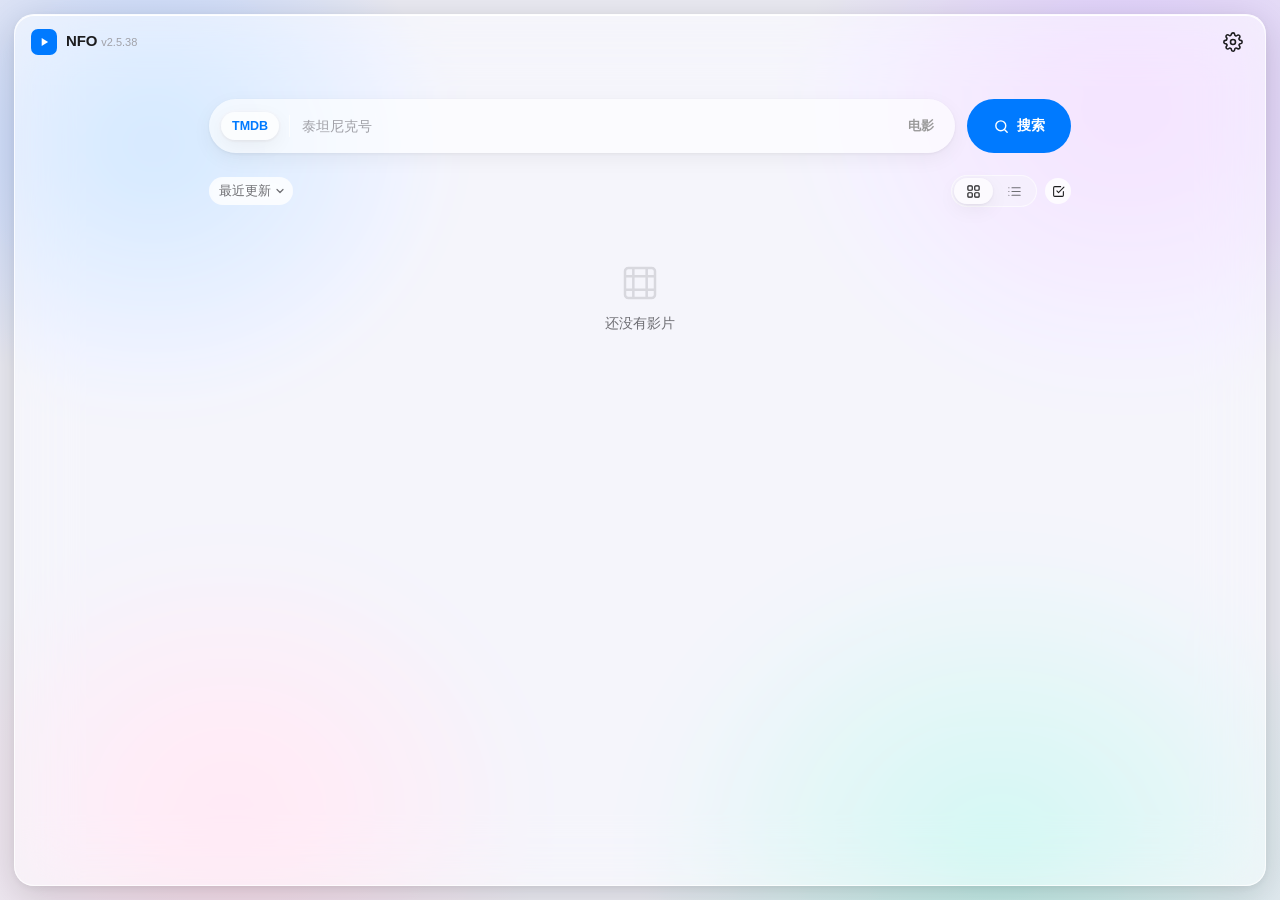
<file: nfo-editor.html>
<!DOCTYPE html>
<!--
  NFO 编辑器 · 桌面版 (PC)
  单文件 HTML 工具，桌面 OS 风格（卡片式侧栏 + 内容区）
  功能：元数据编辑、TMDB/JAV 搜索、NFO 生成、ZIP 导出、磁力与字幕
  结构：样式层 → 应用骨架与各页面 → 逻辑与交互层
-->
<html lang="zh-CN" data-page-node-id="XwqMlAHi1qbAC1yKeqDFiA">
<head data-page-node-id="EPgmu7LHupNq1mbMizTKHC">
<meta charset="UTF-8" data-page-node-id="AyFzNKLBPhOMUQXPutANJV">
<meta name="viewport" content="width=device-width, initial-scale=1" data-page-node-id="Gvb0b7IJQiO6vnVU48Opbj">
<meta name="color-scheme" content="light dark" data-page-node-id="jErD6Cqs5fcGpZCZFDZMjC">
<link rel="icon" type="image/svg+xml" href="[data-uri]" data-page-node-id="YEPH7RjM30f9lDAmrM7Exz">
<title>NFO 编辑器</title>
  <link rel="stylesheet" href="./styles/pc.css?v=538" data-page-node-id="McivyXH0xfpFASamTE8Ha4">
  <script>
  /* 首屏同步应用主题色，避免刷新瞬间默认蓝 → 主题色的闪烁 (FOUC)。
     主题色权威值存于 IndexedDB（异步），这里仅用 localStorage 镜像做首屏兜底。 */
  (function () {
    try {
      var c = localStorage.getItem('nfo.themeColor');
      if (c) {
        var root = document.documentElement;
        root.style.setProperty('--accent', c);
        root.style.setProperty('--accent-fg', c);
      }
    } catch (e) {}
  })();
  </script>
</head>
<body data-page-node-id="fLabrFDdG6UEsUy5XNGGPz">
<div class="app" id="app" data-page-node-id="KucsG5JsE0DiQbGdlG3oSm">


  <!-- ==================== 主区 ==================== -->
  <main class="main" id="main" data-page-node-id="XGU8FNUN0TzkBuLr2w5Wjr">

    <!-- ---------- 库页 ---------- -->
    <section class="page active" id="page-home" data-page-node-id="GE9jv1pCZBneT1HrkES7Ca">
      <div class="topbar" data-page-node-id="nn8YSfgPMvRcDuRlW55r3R">
        <div class="app-brand" ondblclick="toggleThemeHiddenDblClick()" title="双击切换里模式" data-page-node-id="JOMMCY3Kn8ZMg6iHiIRzma">
          <div class="app-brand-logo" data-page-node-id="aKJoiDIsifJD15ysLrv6eH">
            <svg viewBox="0 0 24 24" fill="currentColor" data-page-node-id="3Tx54U8Kq510JFdgHjBLHz"><path d="M8 5v14l11-7z" data-page-node-id="LnSp793lcG6vZWuLW3e21s"/></svg>
          </div>
          <span class="app-brand-name" data-page-node-id="r0qOK4QXpjViSq5yomys8z">NFO<span class="app-brand-ver">v2.5.38</span></span>
        </div>
        <div class="spacer" data-page-node-id="TESTRTIkGUEw5DETYMrGqL"></div>
        <button class="hidden-badge" id="hiddenBadge" onclick="closeThemeHidden()" title="里模式已开启，点击关闭" data-page-node-id="2u0pJi9zWjdRaE1i9kKZoz">18+</button>
        <button class="settings-fab" id="settingsFab" onclick="toggleSettingsMenu()" title="设置" aria-label="设置" aria-haspopup="true" data-page-node-id="26LQVvrai8ZGVHPrin1ROh">
          <svg viewBox="0 0 24 24" fill="none" stroke="currentColor" stroke-width="1.9" stroke-linecap="round" stroke-linejoin="round" data-page-node-id="uKavzUu4FwAHGCjCoIGcjn"><circle cx="12" cy="12" r="3" data-page-node-id="ipxVNVVF6MXg5N08gw4s7V"/><path d="M19.4 15a1.65 1.65 0 0 0 .33 1.82l.06.06a2 2 0 1 1-2.83 2.83l-.06-.06a1.65 1.65 0 0 0-1.82-.33 1.65 1.65 0 0 0-1 1.51V21a2 2 0 1 1-4 0v-.09a1.65 1.65 0 0 0-1.08-1.51 1.65 1.65 0 0 0-1.82.33l-.06.06a2 2 0 1 1-2.83-2.83l.06-.06a1.65 1.65 0 0 0 .33-1.82 1.65 1.65 0 0 0-1.51-1H3a2 2 0 1 1 0-4h.09A1.65 1.65 0 0 0 4.6 8.6a1.65 1.65 0 0 0-.33-1.82l-.06-.06a2 2 0 1 1 2.83-2.83l.06.06a1.65 1.65 0 0 0 1.82.33H9a1.65 1.65 0 0 0 1-1.51V3a2 2 0 1 1 4 0v.09a1.65 1.65 0 0 0 1 1.51 1.65 1.65 0 0 0 1.82-.33l.06-.06a2 2 0 1 1 2.83 2.83l-.06.06a1.65 1.65 0 0 0-.33 1.82V9a1.65 1.65 0 0 0 1.51 1H21a2 2 0 1 1 0 4h-.09a1.65 1.65 0 0 0-1.51 1Z" data-page-node-id="uyTMLMoFKXPyAFMzBw84zZ"/></svg>
        </button>
      </div>

      <div class="batch-bar hidden" id="libBatchBar" data-page-node-id="S1HP6MrhlNF4znglDq39Fi">
        <label class="checkbox" data-page-node-id="vkxMGWM0ymCMcmwAfHMqpB"><input type="checkbox" id="libSelAll" onchange="toggleSelectAll(this.checked)" data-page-node-id="hiFjVWD8xhDrH4uvmvb1tU"><span class="box" data-page-node-id="ra3LCyqmKqF9jtUjK7kpZ9"><svg viewBox="0 0 24 24" fill="none" stroke="currentColor" stroke-width="3" stroke-linecap="round" stroke-linejoin="round" data-page-node-id="mXhoq84yDugpEYdZ2qKggZ"><path d="M20 6 9 17l-5-5" data-page-node-id="O7JgG6XeTIyn9sWQTr9NRk"/></svg></span><span data-page-node-id="PHeLiRerlgHzBezZtS7GzX">全选</span></label>
        <span class="batch-count" id="libSelCount" data-page-node-id="iFdoZkLJi1XsyPveHkrtC1">已选 0 部</span>
        <div class="spacer" data-page-node-id="wS0nOkT6imYogO656LkOWI"></div>
        <button class="btn btn-default btn-sm" onclick="batchExportNfo()" data-page-node-id="ljOs7XalgaUX5Pa6jZtPai">
          <svg viewBox="0 0 24 24" fill="none" stroke="currentColor" stroke-width="1.9" stroke-linecap="round" stroke-linejoin="round" data-page-node-id="ufEfYN2TLoeuZtnRkfOgC7"><path d="M12 3v12m0 0 4-4m-4 4-4-4M4 17v2a2 2 0 0 0 2 2h12a2 2 0 0 0 2-2v-2" data-page-node-id="sx4n2n7fqZTbtMjDEATUwB"/></svg>
          导出 NFO
        </button>
        <button class="btn btn-default btn-sm" onclick="batchRefresh()" data-page-node-id="Mej9ubhlVY7ZBaMvmLRljs">
          <svg viewBox="0 0 24 24" fill="none" stroke="currentColor" stroke-width="1.9" stroke-linecap="round" stroke-linejoin="round" data-page-node-id="3IjypoqiZAQoKc30kwpTB4"><path d="M21 12a9 9 0 1 1-2.64-6.36" data-page-node-id="qZ6xyqKeWdf5CWC06r3tl5"/><path d="M21 3v6h-6" data-page-node-id="eFgolwAtUfraqnyn7O2xuu"/></svg>
          刷新元数据
        </button>
        <button class="btn btn-danger btn-sm" onclick="batchDelete()" data-page-node-id="ACnyVQJG64AJ0S6vXRRfWW">删除</button>
        <button class="btn btn-ghost btn-sm" onclick="toggleSelectMode()" data-page-node-id="rkDAkwj9zyHsXhMXN583C9">取消</button>
      </div>

      <div class="page-scroll" id="libraryScroll" data-page-node-id="ArmmWZLKQdDvxs68n4mXbq">
        <div class="lib-search-wrap" id="libSearchWrap" data-page-node-id="DxdeW9ko7UTXtqssThySXj">
          <div class="lib-search-row" data-page-node-id="dMnIdtvHjEGonxBpANY8FT">
            <div class="search-combo" id="libSearchCombo" data-page-node-id="xqGhiNjJgTYMxjZJgn75Z4">
              <div class="search-src-seg" id="libSrcSeg" data-page-node-id="yHT1gmVTDpwHZfXdDeWNP4">
                <button type="button" class="active" data-source="tmdb" onclick="setLibSource('tmdb',this)" data-page-node-id="dgoliysYDZJp8hGEx1nmeb">TMDB</button>
                <button type="button" data-source="jav" onclick="setLibSource('jav',this)" data-page-node-id="22F76vzoSFZbJEGUZbeV6X">JAV</button>
              </div>
              <span class="search-sep" data-page-node-id="urM6U3B46RL4JmeZfRZQpk"></span>
              <input class="search-field" type="text" id="libSearch" placeholder="搜索 TMDB 影片库…" autocomplete="off" oninput="onLibSearchInput()" onkeydown="onLibSearchKey(event)" onfocus="onLibSearchFocus()" onblur="onLibSearchBlur()" data-page-node-id="sfDTaHJbpQh9iibVDgB6nW">
              <button type="button" class="search-type-pill" id="libTypePill" onclick="cycleLibType()" title="切换类型" data-page-node-id="I7Mw643yPq2QC9mRGAvNdB">
                <span class="type-layer is-current" data-page-node-id="JTAZ0yisIXd2PTOHknsnEA">电影</span>
                <span class="type-layer is-incoming" data-page-node-id="EEEVTXwbLQBbKagmdVXpzO">剧集</span>
              </button>
              <button type="button" class="search-clear" id="libSearchClear" onclick="clearLibSearch()" aria-label="清除" data-page-node-id="Ila9vwzTNsTbqpBry1lE0D">
                <svg viewBox="0 0 24 24" fill="none" stroke="currentColor" stroke-width="2.6" stroke-linecap="round" data-page-node-id="3YARLtHadwFdZpGxIWsrft"><path d="M18 6 6 18M6 6l12 12" data-page-node-id="nKM26ZGeGIxUzPzZdsmng8"/></svg>
              </button>
              <div class="lib-search-dropdown hidden" id="libSearchDropdown" data-page-node-id="FrOXm0V5ozm8jEOkBYriXA"></div>
            </div>
            <button class="btn btn-primary search-go" id="libSearchBtn" onclick="runLibSearch()" title="搜索 (Enter)" data-page-node-id="THiG9CX6V27plsy1wCI73D">
              <svg viewBox="0 0 24 24" fill="none" stroke="currentColor" stroke-width="2" stroke-linecap="round" data-page-node-id="JvgPSrP4OXnGXhXPxIdgQL"><circle cx="11" cy="11" r="7" data-page-node-id="1AmrXbYZX2PUGBH933HqtY"/><path d="m20 20-3.5-3.5" data-page-node-id="Yb8Dv8u5SvTo3hHe22LVTC"/></svg>
              搜索
            </button>
          </div>
          <div class="lib-sub-toolbar" data-page-node-id="WpyqhteoQSoRMQC2pIUwOt">
            <div class="lib-sub-left" data-page-node-id="2sGY4w13PyGBmDrezMA2wx">
              <div class="seg seg-pill" id="overviewTabs" style="display:none;" data-page-node-id="hTJzJ6eXqWghx2M0yxI6UM">
                <button type="button" class="active" data-tab="movie" onclick="setOverviewTab('movie',this)" data-page-node-id="cWBUXh5RSC3eYT88XhJTSZ">影片</button>
                <button type="button" data-tab="xv" onclick="setOverviewTab('xv',this)" data-page-node-id="pqJgrgWrtgPiMyo98qgSpg">XV</button>
              </div>
              <select class="select select-sm" id="libSort" onchange="renderOverview()" data-page-node-id="FRoAhbC6qIBNCjIysb4FB2">
                <option value="updated" data-page-node-id="bmSQKOpiS881B15b5P6msO">最近更新</option>
                <option value="title" data-page-node-id="uMniLY9LCk0iuaDoClSe5b">名称</option>
                <option value="year" data-page-node-id="7GCDCIBDyEFVcONFUDdRzb">年份</option>
                <option value="rating" data-page-node-id="uyhDWFGXvef2xfTrUhBTjY">评分</option>
              </select>
            </div>
            <div class="lib-actions" data-page-node-id="Z8S3iFXpGIaLtU9sDM68pj">
              <div class="btn-group" id="libViewGroup" data-page-node-id="fytQWUSBNRfEEBgOIdEd7R">
                <button class="btn active" data-view="grid" onclick="setLibraryView('grid')" title="网格视图" data-page-node-id="Djzm2UvIDb1g1DUPpGog62">
                  <svg viewBox="0 0 24 24" fill="none" stroke="currentColor" stroke-width="1.9" data-page-node-id="yMmtsPZbaRBvQFhN2sSkb2"><rect x="3" y="3" width="7" height="7" rx="1.5" data-page-node-id="xltHjEu04NzNvcV8edd4oy"/><rect x="14" y="3" width="7" height="7" rx="1.5" data-page-node-id="XGPfmmCQnJweKhw5GWWyl4"/><rect x="3" y="14" width="7" height="7" rx="1.5" data-page-node-id="vWFHAHRd7n99vc59stYnZo"/><rect x="14" y="14" width="7" height="7" rx="1.5" data-page-node-id="U2AZOFyiH5Tw0ol59DKMah"/></svg>
                </button>
                <button class="btn" data-view="list" onclick="setLibraryView('list')" title="列表视图" data-page-node-id="d00mlDogqwhxHgfFp9EEoE">
                  <svg viewBox="0 0 24 24" fill="none" stroke="currentColor" stroke-width="1.9" stroke-linecap="round" data-page-node-id="r2e0klKHPtfo1tSPm771r8"><path d="M8 6h13M8 12h13M8 18h13M3 6h.01M3 12h.01M3 18h.01" data-page-node-id="z5yxQdumhlrg46HdXwPpw2"/></svg>
                </button>
              </div>
              <button class="btn btn-default btn-sm btn-icon" id="libSelectBtn" onclick="toggleSelectMode()" title="批量选择" data-page-node-id="wPZEYzhvsMF84kwyjRFxlc">
                <svg viewBox="0 0 24 24" fill="none" stroke="currentColor" stroke-width="2" stroke-linecap="round" stroke-linejoin="round" data-page-node-id="KtfAstSY7RO7jLQHIe0umW"><path d="M9 11l3 3L22 4" data-page-node-id="dMTzQNn1VXQMDP4VMG9fuV"/><path d="M21 12v7a2 2 0 0 1-2 2H5a2 2 0 0 1-2-2V5a2 2 0 0 1 2-2h11" data-page-node-id="tDL8g9nBwRoNBjnXluEpPN"/></svg>
              </button>
            </div>
          </div>
        </div>

        <div class="poster-grid" id="overviewGrid" data-page-node-id="WqJV2WqZ6VqsGJ7Xi16Fec"></div>
        <div class="list-wrap hidden" id="overviewList" data-page-node-id="9sOZhMDMBuGSnPTUDFtkk2"></div>
        <div class="lib-count-bar hidden" id="libCountBar" data-page-node-id="ng1Ska3FNT9eyBozJBbGxA"><span id="libCount" data-page-node-id="q3vDjMsqUGNBb8bisk45MQ"></span></div>
        <div class="empty hidden" id="overviewEmpty" data-page-node-id="R4yOCSmVRPKqRfBrmYn7SD">
          <svg viewBox="0 0 24 24" fill="none" stroke="currentColor" stroke-width="1.5" data-page-node-id="ZJ0fsgXveMGjAqSxAoiqXG"><rect x="3" y="3" width="18" height="18" rx="2" data-page-node-id="EUyjS9VHQ6pmRZ6BsBYozb"/><path d="M8 3v18M16 3v18M3 8h18M3 16h18" data-page-node-id="44Jx4XsLeGpnoBnCRzy8p1"/></svg>
          <div class="empty-title" data-page-node-id="TOUxGBylGm2Ky6A74BdIYl">还没有影片</div>
          <div class="empty-desc" data-page-node-id="vKRXl2aa5dMOaYNwZgCsmp"></div>
        </div>
      </div>
    </section>

    <!-- ---------- 编辑页 ---------- -->
    

    <!-- ---------- 详情页（沉浸式） ---------- -->
    <section class="page" id="page-detail" data-page-node-id="tyDYcLBTyJqW9qMhXdCz6k">
      <div class="detail-bg" id="detailBg" data-page-node-id="VUxz9ItmablI55SuBmBKrz"><div class="detail-poster" id="detailPoster" data-page-node-id="AjLva85tzepHIkd7h631Ef"></div><div class="detail-poster detail-poster-2" id="detailPoster2" data-page-node-id="1i6bjHw1WHzoL2MJd9VGsX"></div></div>
      <div class="detail-topbar" data-page-node-id="acURneCGEuH3W0xA5AVAC8">
        <button class="detail-back" onclick="goBackFromDetail()" title="返回 (Esc)" data-page-node-id="cQ3Thy6E5GpbyAHXKX7gDb">
          <svg viewBox="0 0 24 24" fill="none" stroke="currentColor" stroke-width="2.2" stroke-linecap="round" stroke-linejoin="round" data-page-node-id="6W01FSYMMLogkpKG4mm6cm"><path d="m15 18-6-6 6-6" data-page-node-id="7YTOAqyqWDZBeNJByyPaho"/></svg>
          返回
        </button>
        <div class="detail-topbar-right">
          <button class="detail-auto-btn" id="autoBtn" style="display:none;" onclick="PC115.toggleAutoPanel()" title="115 自动化">
            <svg viewBox="0 0 24 24" fill="none" stroke="currentColor" stroke-width="2" stroke-linecap="round" stroke-linejoin="round"><path d="M12 3v2M12 19v2M4.2 4.2l1.4 1.4M18.4 18.4l1.4 1.4M3 12h2M19 12h2M4.2 19.8l1.4-1.4M18.4 5.6l1.4-1.4"/><circle cx="12" cy="12" r="4"/></svg>
            <span>自动化</span>
            <span class="auto-badge" id="pcAutoBadge" style="display:none;"></span>
          </button>
        </div>
        <div class="auto-popover" id="autoPopover" aria-hidden="true">
          <div class="auto-pop-head">
            <div class="auto-pop-title">自动化<span class="auto-tv-tag" id="pcAutoTvTag" style="display:none;">TV</span></div>
            <button class="auto-pop-close" onclick="PC115.closeAutoPanel()" aria-label="关闭">
              <svg viewBox="0 0 24 24" fill="none" stroke="currentColor" stroke-width="2.2" stroke-linecap="round"><path d="M18 6 6 18M6 6l12 12"/></svg>
            </button>
          </div>
          <button class="auto-up" id="pcAutoUploadBtn" type="button" onclick="PC115.addUploadTask()">上传元数据</button>
          <div class="auto-film" id="pcAutoFilmTitle"></div>
          <!-- 文件整理：分数不够自动采用时，列出相近候选项让用户挑 -->
          <div class="auto-tidy-pick" id="pcTidyPick" style="display:none;"></div>
          <div class="auto-list" id="pcAutoPanel"></div>
          <div class="auto-empty" id="pcAutoEmpty">还没有自动化任务</div>
          <div class="auto-login-tip" id="pcAutoLoginTip" style="display:none;">还没登录 115，去「设置 → 应用配置」登录后回来点「重试」</div>
          <div class="auto-add-magnet">
            <input class="auto-magnet-input" id="pcMagnetInput" placeholder="粘贴磁力或 ed2k 链接（magnet:? / ed2k://）" />
            <button class="auto-add-btn" type="button" onclick="PC115.submitAddMagnet()">添加</button>
          </div>
          <div class="auto-done-row">
            <button class="auto-clear" id="pcAutoClearBtn" type="button" style="display:none;" onclick="PC115.clearDone()">清空已完成</button>
          </div>
          <!-- 底部快捷图标：文件整理 / 磁力 / 字幕（磁力、字幕仅高级可见，从屏幕中间弹出对应弹窗） -->
          <div class="auto-icons">
            <button class="auto-icon-btn" type="button" onclick="PC115.openTidy()" title="文件整理" aria-label="文件整理">
              <svg viewBox="0 0 24 24" fill="none" stroke="currentColor" stroke-width="1.9" stroke-linecap="round" stroke-linejoin="round"><path d="M3 7.5A2.5 2.5 0 0 1 5.5 5h3.1a2 2 0 0 1 1.5.7l1.3 1.5H18a2.5 2.5 0 0 1 2.5 2.5v6.8A2.5 2.5 0 0 1 18 19H5.5A2.5 2.5 0 0 1 3 16.5Z"/><path d="M7.5 11.5h9M7.5 15h6"/></svg>
            </button>
            <button class="auto-icon-btn" id="pcAutoIconMagnet" type="button" style="display:none;" onclick="openMagnetSheet()" title="磁力" aria-label="磁力">
              <svg viewBox="0 0 24 24" fill="none" stroke="currentColor" stroke-width="2" stroke-linecap="round" stroke-linejoin="round"><path d="m6 15-4-4 6.75-6.77a7.79 7.79 0 0 1 11 11L13 22l-4-4 6.39-6.36a2.14 2.14 0 0 0-3-3L6 15"/><path d="m5 8 4 4"/><path d="m12 15 4 4"/></svg>
            </button>
            <button class="auto-icon-btn" id="pcAutoIconSub" type="button" style="display:none;" onclick="openSubtitleSheet()" title="字幕" aria-label="字幕">
              <svg viewBox="0 0 24 24" fill="none" stroke="currentColor" stroke-width="2" stroke-linecap="round" stroke-linejoin="round"><rect x="3" y="5" width="18" height="13" rx="2"/><path d="M7 10h4M7 13.5h6M14 10h3"/></svg>
            </button>
          </div>
        </div>
      </div>
      <div class="detail-scroll" id="detailScroll" data-page-node-id="mPdCB85WzkINu3plEbFgRX">
        <div class="detail-inner" data-page-node-id="kZZoX2Q96HjK8GCmbCYwCX">
          <div class="detail-hero" data-page-node-id="15Bnf8xs7AaWf8SS8Cpyzb">
            <div class="detail-hero-left" data-page-node-id="DkWNHBnmgBxZfkFy2YRIsv">
              <h1 class="detail-title" id="detailTitle" data-page-node-id="IQ6ViAzdIRfEAHrHuI2sfC"></h1>
              <div class="detail-info1" id="detailInfo1" data-page-node-id="7pSpL2vtkXGgH1B10QPdt4"></div>
              <div class="detail-info-av" id="detailInfoAv" data-page-node-id="0YS02QaGbxT7QREjgLgbMN"></div>
              <div class="detail-info2" id="detailInfo2" data-page-node-id="FibJDpEvV92HnGaSCOSGOr"></div>
            </div>
            <button class="detail-trailer-btn" id="detailTrailer" onclick="openTrailer()" data-page-node-id="9eoT8aTDPjEkc3LH2sOUws">
              <svg viewBox="0 0 24 24" fill="currentColor" data-page-node-id="zFVRmwqhwi1hihE5pOm91t"><path d="M8 5v14l11-7z" data-page-node-id="NulEVM5GkoDb47jhVhXKt8"/></svg>
              <span id="detailTrailerText" data-page-node-id="NUErymHBCYjjp7lH7FMmGf">播放预告片</span>
            </button>
            <div class="detail-actions" id="detailActions" data-page-node-id="urceGx297sEFmhAWrwwS9S">
              <button class="detail-act" onclick="detailEdit()" title="编辑" data-page-node-id="IwWOeEA54AWUcwcfGmHNyH">
                <svg viewBox="0 0 24 24" data-page-node-id="ZxDOh4r5c8k5J2wFyIotN5"><path d="M12 20h9" data-page-node-id="7FcwztD76JxeIZSVZV2xX4"/><path d="M16.5 3.5a2.12 2.12 0 0 1 3 3L7 19l-4 1 1-4Z" data-page-node-id="C6Z2V3RU4ALFhzvPGDe3GM"/></svg>
              </button>
              <button class="detail-act" onclick="detailDownloadMeta()" title="元数据" data-page-node-id="o6cHvI5t5BsTEzL11XB1V9">
                <svg viewBox="0 0 24 24" data-page-node-id="d0AHHdGRHhBI2zxPp3BNfv"><path d="M14 2H6a2 2 0 0 0-2 2v16a2 2 0 0 0 2 2h12a2 2 0 0 0 2-2V8z" data-page-node-id="ZgWi8RxPRIpxjFCLAjswdg"/><path d="M14 2v6h6" data-page-node-id="VvtSm8ZYeScpufUlbHq8eU"/><path d="M8 13h8M8 17h5" data-page-node-id="fyXuyGOioRxVykh7O7vfPn"/></svg>
              </button>
              <button class="detail-act danger" id="dtActDel" onclick="detailDelete()" title="删除" data-page-node-id="v5oXE1H4XCHryatYhnV3Qi">
                <svg viewBox="0 0 24 24" fill="none" stroke="currentColor" stroke-width="2" stroke-linecap="round" stroke-linejoin="round" data-page-node-id="JOyWf4onuqJgE3JD6zHquL"><path d="M3 6h18" data-page-node-id="KINvSxOVN9ZouSjZbBfkhv"/><path d="M8 6V4a1 1 0 0 1 1-1h6a1 1 0 0 1 1 1v2" data-page-node-id="V8Sl0dyInMasYlsokqlCBT"/><path d="M19 6v14a2 2 0 0 1-2 2H7a2 2 0 0 1-2-2V6" data-page-node-id="tS3ODeRBRpNYC82SApliCZ"/><path d="M10 11v6M14 11v6" data-page-node-id="Azo35dwUD2BkAaOyRQBFuf"/></svg>
              </button>
            </div>
          </div>
          <div class="detail-plot" id="detailPlot" data-page-node-id="A9ywCm7JT9IxMiDvCru2UY"></div>
          <div class="detail-translate-retry" id="detailTranslateRetry" style="display:none;">
            <button class="tr-retry-btn" onclick="retryTranslate()" aria-label="重新翻译">
              <svg viewBox="0 0 24 24" fill="none" stroke="currentColor" stroke-width="2" stroke-linecap="round" stroke-linejoin="round"><path d="M21 12a9 9 0 1 1-2.64-6.36"/><path d="M21 3v6h-6"/></svg>
              <span>重新翻译</span>
            </button>
          </div>
          <div class="detail-cast" id="detailCast" data-page-node-id="M6jQs2rTdMxQYKCFZUAziw"></div>
          <div class="detail-magnets" id="detailMagnets" style="display:none;" data-page-node-id="MdqOL6K3hCVWxfht89wnO8"></div>
          <div class="detail-shots" id="detailShots" data-page-node-id="uUF0oel5AEuNKBPA1198wM"></div>
        </div>
      </div>
    </section>

    <!-- ---------- 设置页 ---------- -->
    <section class="page" id="page-settings" data-page-node-id="05DfPCwYL4QhTXQxfUanSX">
      <div class="topbar" data-page-node-id="sP1SltQUQBkdk0um5xI5xy">
        <div class="tb-title" data-page-node-id="lGoyLqzHG9gfhx7EByBubR">设置</div>
        <div class="spacer" data-page-node-id="KSZHmVAwdZOnDoRm0oDTq6"></div>
      </div>

      <div class="page-scroll" data-page-node-id="vsGGod08MQlplIMWEXTwpM">
        <div class="settings-wrap" data-page-node-id="CBNR8QWq7dFWNGxeyNnyn5">

          <div class="settings-group hidden" id="themeHiddenSettingsGroup" data-page-node-id="CL5cvc35QZSqNj2cuzBogf">
            <div class="settings-group-head" data-page-node-id="nv2NCGDmFtUFtMBtzpRQMu">内容</div>
            <div class="srow" data-page-node-id="8vWWgJSmCLLvoFUBAR7t3k">
              <span class="sr-icon" style="background:linear-gradient(135deg,#000,#B8860B);font-size:9px;font-weight:800;" data-page-node-id="dPDXaGtoBl1OR2xsDKutHD">18+</span>
              <span class="sr-body" data-page-node-id="9IJSslWSXjfIaCWFfKYPtd">
                <span class="sr-label" data-page-node-id="XKO29Lsc5O3liwVdLbqr1H">里模式</span>
                <span class="sr-desc" data-page-node-id="e1nHMBDwfLSHQzU2C7Pt6C">开启后显示成人内容、XV 分类与 JAV 数据源</span>
              </span>
              <span class="sr-ctrl" data-page-node-id="VJ9T0jiWZ7HveZvm0grZzR">
                <label class="switch" data-page-node-id="OKx8NKtXojkK2NojFsfUKT"><input type="checkbox" id="themeHiddenSwitch" onchange="toggleThemeHidden(this)" data-page-node-id="jgjcuVjux5cox56IwBy0uA"><span class="track" data-page-node-id="klUJaUqEJClF0F2murUIfT"><span class="thumb" data-page-node-id="iOFo3D5bTfXUT4F4ISiIPt"></span></span></label>
              </span>
            </div>
            <div class="srow" id="adultPhraseRow" style="display:none;" data-page-node-id="sQfsGNAFXdQQcjrRS71nHG">
              <span class="sr-icon" style="background:#FF2D55;" data-page-node-id="zdzX0m3g1KiPEjKDC6Anaz">
                <svg viewBox="0 0 24 24" fill="currentColor" data-page-node-id="hRpUYUAt5M6JTiI5XNgNlM"><path d="M5 4h14a1 1 0 0 1 1 1v15l-2.4-2-2.2 2-2-2-2 2-2.2-2L6 18l-2 1.6V5a1 1 0 0 1 1-1z" data-page-node-id="HJBhvrDgLkblpnCAHr1ZjJ"/></svg>
              </span>
              <span class="sr-body" data-page-node-id="wPhEWYSqi85j4GAqjuF1Sh">
                <span class="sr-label" data-page-node-id="pb5i1b3Sx9m73MdPYBwKP4">加载配置</span>
                <span class="sr-desc" data-page-node-id="wpRGIbxQ7ClYqEi0XKPS2v">自定义加载提示语，每行一条</span>
              </span>
              <span class="sr-ctrl" data-page-node-id="Dm7TJpWCCEw8scguoEkwGW"><button class="btn btn-default btn-sm" onclick="openAdultPhraseSheet()" data-page-node-id="aan2fRbjbbHTaqBeHpcwGO">编辑</button></span>
            </div>
          </div>

          <div class="settings-group" data-page-node-id="oZVqNo1emnRdLH42DYyIoM">
            <div class="settings-group-head" data-page-node-id="ZCYcJcnXCzjGStniM3ruLt">数据源</div>
            <div class="srow" onclick="openApiKeySheet()" style="cursor:pointer;" data-page-node-id="YhCMAl311Gsho5tx5Fryx0">
              <span class="sr-icon" style="background:#FF9500;" data-page-node-id="EEcmoDT0y3ClyHyVBtTKk5">
                <svg viewBox="0 0 24 24" fill="currentColor" data-page-node-id="KSD424bulyEI2HXMBCVEVm"><path d="M8 6 2 12l6 6 1.4-1.4L4.8 12l4.6-4.6zm8 0 6 6-6 6-1.4-1.4L19.2 12l-4.6-4.6z" data-page-node-id="3dFzHRX9tSnOHFKVjX6wT6"/></svg>
              </span>
              <span class="sr-body" data-page-node-id="WFyNk8DTBVsZXauUJzaZzj">
                <span class="sr-label" data-page-node-id="DI2zGBVYlJCermGaSKnRb3">API 配置</span>
                <span class="sr-desc" data-page-node-id="BFSmyVCZqx7P4p3ByFqRSm">TMDB Key、字幕 Token、代理 Worker 地址</span>
              </span>
              <span class="sr-ctrl" data-page-node-id="41f31ptaKBmSWGcycrDY6X"><button class="btn btn-default btn-sm" data-page-node-id="gGm6BzUG1968xke9ATCdfd">配置</button></span>
            </div>
            <div class="srow" onclick="openCountryManage()" style="cursor:pointer;" data-page-node-id="1vX7A34l4xaEMFbWyhw3Kl">
              <span class="sr-icon" style="background:#34C759;" data-page-node-id="6L2Qy0s2AkMRnaWLR4DRV7">
                <svg viewBox="0 0 24 24" fill="currentColor" data-page-node-id="x9fR04KEZhFR9gJO5F0gKz"><circle cx="12" cy="12" r="9" data-page-node-id="daz7aD1ROGfaY3nGROB9Rb"/><path d="M3 12h18M12 3a15 15 0 0 1 0 18 15 15 0 0 1 0-18Z" fill="none" stroke="#fff" stroke-width="1.6" data-page-node-id="fpCA1VpAqdsGEmOoacJLDo"/></svg>
              </span>
              <span class="sr-body" data-page-node-id="IylAmqbuLBGDGK8hDN6rj7">
                <span class="sr-label" data-page-node-id="3IW1GyeX2qxtF0FeXcshCr">国家/地区配置</span>
                <span class="sr-desc" data-page-node-id="vAeAHhHc0A3EPju66USSlp">管理可选的国家与地区列表</span>
              </span>
              <span class="sr-ctrl" data-page-node-id="nzGhtgOMqjI3jY4Xkv8YGj"><button class="btn btn-default btn-sm" data-page-node-id="qvLzTNEQHHQT1qyiA5HAKW">管理</button></span>
            </div>
            <div class="srow" onclick="openGenreManage()" style="cursor:pointer;" data-page-node-id="mk4sLaTySzeZ0olvWDfKpB">
              <span class="sr-icon" style="background:#5856D6;" data-page-node-id="0MbwdbBpBIXNDBKTbdjG3E">
                <svg viewBox="0 0 24 24" fill="currentColor" data-page-node-id="CDxWiNHuRGjyUWrhlFRN2v"><path d="M21.4 12.5l-8.6 8.6a2 2 0 0 1-2.8 0L2 12.9V3h9.9l8.5 8.5a2 2 0 0 1 0 2.8zM7 8a1 1 0 1 0-1 1 1 1 0 0 0 1-1z" data-page-node-id="SQcV5hrpW2EMturm9ohhTG"/></svg>
              </span>
              <span class="sr-body" data-page-node-id="0iFqoykp844hxOrQ8hAYMm">
                <span class="sr-label" data-page-node-id="rn9hOTnGm7AVCzlf83DE2u">类型配置</span>
                <span class="sr-desc" data-page-node-id="DJEHwubJXGWtWblPGDyQZc">管理普通与成人类型标签</span>
              </span>
              <span class="sr-ctrl" data-page-node-id="qg17gqWuZb2eCfhlwpGrgo"><button class="btn btn-default btn-sm" data-page-node-id="hOHU3n6OpnSKJ1RfbqLGGl">管理</button></span>
            </div>
          </div>

          <div class="settings-group" data-page-node-id="KoBpyF2CL8vZbfy8NlPN5y">
            <div class="settings-group-head" data-page-node-id="WW0Fi2xWpXgAEEC4FU4QIU">外观</div>
            <div class="srow" data-page-node-id="Ft1F2fytq6F8nAUIWisSpn">
              <span class="sr-icon" style="background:#8E8E93;" data-page-node-id="9D0Jn1fbuNBjw0XAp8bKJr">
                <svg viewBox="0 0 24 24" fill="currentColor" data-page-node-id="Pdfx3oBLI1gJvPeRbaBGVF"><path d="M12 3a9 9 0 1 0 9 9c0-.5 0-1-.1-1.5A7 7 0 0 1 13.5 3.1C13 3 12.5 3 12 3z" data-page-node-id="qtw5WNeYufyKET0J0FlKtc"/></svg>
              </span>
              <span class="sr-body" data-page-node-id="UlK9ekzTfvoRsVFF79oyCa"><span class="sr-label" data-page-node-id="1FQ6cC48UEJ4U70QDE9lBR">外观</span></span>
              <span class="sr-ctrl" data-page-node-id="pmniFrlaX2Wf2K1VnkY60f">
                <select class="select select-sm" id="appearanceSelect" onchange="onAppearanceSelect(this)" style="width:96px;" data-page-node-id="nf6THmzcE3W9ZmHMjTm5vF"></select>
              </span>
            </div>
            <div class="srow" data-page-node-id="NdvKKNORrretNg6rPS8VkL">
              <span class="sr-icon" style="background:var(--accent);" data-page-node-id="oQf8muU5s0u95rDcBqxEJ3">
                <svg viewBox="0 0 24 24" fill="currentColor" data-page-node-id="jqe5Rgi3aNYSsGkBpEA04a"><circle cx="12" cy="12" r="9" data-page-node-id="iAL2FyVTSvbwEa5yWFOVD6"/><circle cx="12" cy="12" r="4" fill="#000" opacity=".35" data-page-node-id="XglA8z4wMRaLYVP8yxNb6c"/></svg>
              </span>
              <span class="sr-body" data-page-node-id="V46KWYue4lQQGEzGQUnX5y"><span class="sr-label" data-page-node-id="wXmCgqgh9VmD48Z18E368D">主题色</span></span>
              <span class="sr-ctrl" data-page-node-id="P7s53zr6rlQs6dgP4UBq6d">
                <div class="theme-swatches" id="themeGrid" style="padding:0;gap:6px;" data-page-node-id="fjBhJR6Rr6mrTT7hIqKBhD"></div>
              </span>
            </div>
            <div class="srow" data-page-node-id="xWazYMqNtCu5tpRZaUoGq4">
              <span class="sr-icon" style="background:#AF52DE;" data-page-node-id="sfxU2BAw18n4kSbq49lWvB">
                <svg viewBox="0 0 24 24" fill="currentColor" data-page-node-id="xJLsE7mlkMFa1e7TluURn9"><path d="M6 19c0 1.1.9 2 2 2h8c1.1 0 2-.9 2-2V7H6v12zM19 4h-3.5l-1-1h-5l-1 1H5v2h14V4z" data-page-node-id="PDKLzhJMQDSd6CGieTgqpG"/></svg>
              </span>
              <span class="sr-body" data-page-node-id="OjUS2WC7FvQhXmbFC01qk7">
                <span class="sr-label" data-page-node-id="UgzRDXS4XnYLSlF8CFTrZ4">自动清除缓存</span>
                <span class="sr-desc" data-page-node-id="DU0l76IYsnICHILAl1AtFZ">清理超过设定时间未更新的影片</span>
              </span>
              <span class="sr-ctrl" data-page-node-id="jjYJ498QrMw2eYWAP2pUb0">
                <select class="select select-sm" id="autoClearSelect" onchange="onAutoClearSelect(this)" style="width:104px;" data-page-node-id="oCRqedCJ3U41PaSOCkcHSm"></select>
              </span>
            </div>
          </div>

          <div class="settings-group" data-page-node-id="sepFYH78V7kaQdz6WsniMh">
            <div class="settings-group-head" data-page-node-id="qxHFarRCHbbjDs0VEFHVPn">关于</div>
            <div class="srow" onclick="showRestoreConfirm()" style="cursor:pointer;" data-page-node-id="3Wb2XTfvQHcmb6EZ9Q0azO">
              <span class="sr-icon" style="background:#FF3B30;" data-page-node-id="7vi7CVYpJSfZJDEEASdtLU">
                <svg viewBox="0 0 24 24" fill="currentColor" data-page-node-id="vCuvtRJChtgCsmhsxeR9N6"><path d="M12 5V1L7 6l5 5V7a5 5 0 1 1-5 5H5a7 7 0 1 0 7-7z" data-page-node-id="COrXSXxCdlM77UoCCJ9fqp"/></svg>
              </span>
              <span class="sr-body" data-page-node-id="mcPIhis0qycLte7fQHCg0k">
                <span class="sr-label" data-page-node-id="9eiYis8nug7nXeCtNOPnN9">恢复初始状态</span>
                <span class="sr-desc" data-page-node-id="1D576e8795wnGzDGX99qmc">清空所有配置与本地缓存，不可撤销</span>
              </span>
              <span class="sr-ctrl" data-page-node-id="7P0cvKs4nGhrOD9msv9cHF"><button class="btn btn-danger-ghost btn-sm" data-page-node-id="3ySLi4Xe5g5FrW0jctngY4">恢复</button></span>
            </div>
            <div class="srow" onclick="showAboutModal()" style="cursor:pointer;" data-page-node-id="uXlm4USaDWbcxbbumHBJZF">
              <span class="sr-icon" style="background:#00C7BE;" data-page-node-id="me1KoNpnPUNbHN7JxIS5qk">
                <svg viewBox="0 0 24 24" fill="currentColor" data-page-node-id="kEXWb5DIYC7jJcxUuNLB8K"><path d="M12 2C6.48 2 2 6.48 2 12s4.48 10 10 10 10-4.48 10-10S17.52 2 12 2zm0 3.75a1.25 1.25 0 1 1 0 2.5 1.25 1.25 0 0 1 0-2.5zM11 9h2v8h-2z" data-page-node-id="xyep2p0bnACPwAPCaRu7cE"/></svg>
              </span>
              <span class="sr-body" data-page-node-id="IALewWGioRlEXuw8M1FTxI">
                <span class="sr-label" data-page-node-id="SOgCfsXRJF9XatnjNGIqZQ">关于</span>
                <span class="sr-desc" data-page-node-id="BpQkOrTDywnTUmFYlnDPfe">版本信息与数据来源声明</span>
              </span>
              <span class="sr-ctrl" data-page-node-id="aP04qRmhEedd9qtxFkHU4w"><button class="btn btn-default btn-sm" data-page-node-id="wlgQFbzIB4E3T1SO8TJ44P">查看</button></span>
            </div>
          </div>

          <div style="padding:4px 2px 8px;font-size:11.5px;color:var(--text-3);line-height:1.7;" data-page-node-id="M9JqVRVNGzXtrkoFnA0Bxz">
            This product uses the TMDB API but is not endorsed or certified by TMDB.<br data-page-node-id="SPTWelE1U7QmrC0JB2pGlw">
            @Halfleave · v2.1.0 · 桌面版
          </div>
        </div>
      </div>
    </section>

  </main>

  <section class="page" id="page-edit" data-page-node-id="2kOb9benFkV3HFbnKA6VUr">
    <div class="edit-modal-card" data-page-node-id="PdW9yDoUXRhnHiXwvNFm7h">
    <div class="modal-head edit-head" data-page-node-id="6xPUwDmtu4DQEk6F1YiCrc">
      <h3 id="editCrumb" data-page-node-id="ZjBQzKuwQVAXTX4pFjzuyN">新建影片</h3>
      <span class="badge badge-warning hidden" id="editDirty" data-page-node-id="eIFMAetLhxRHYXPkYDWxtd"><span class="dirty-dot" data-page-node-id="M1OGQQfgIKBqknM1rbIwrL"></span>未保存</span>
      <div class="spacer" data-page-node-id="bB8KwwGBaapTcMEYH7U2qQ"></div>
      <button class="modal-close" onclick="closeEditModal()" title="关闭" aria-label="关闭" data-page-node-id="5vSU9dOmBwNLQ9WVKzNa4j">
        <svg viewBox="0 0 24 24" fill="none" stroke="currentColor" stroke-width="2.4" stroke-linecap="round" data-page-node-id="HujbSfEQUvkG8fha3b3FPW"><path d="M18 6 6 18M6 6l12 12" data-page-node-id="BOP18dT7yluopCBP6ihpgf"/></svg>
      </button>
    </div>

    <div class="modal-body edit-body" data-page-node-id="CENTMwPsmL1JHtjB2uFqey">
      <div class="edit-tabs" data-page-node-id="5KIDY2WSvSIHKp17uorGQk">
        <div class="seg" id="homeTabs" data-page-node-id="ZtdmMZEYlFpOixm0vMFXS3">
          <button class="active" data-tab="basic" onclick="switchHomeTab('basic')" data-page-node-id="7XUTdypzJJaBBG21sUMIf2">基础信息</button>
          <button data-tab="cast" onclick="switchHomeTab('cast')" data-page-node-id="PmRvLDkmgRkn2z4v7HJxPZ">演职人员</button>
          <button data-tab="media" onclick="switchHomeTab('media')" data-page-node-id="O9WQiYUkKkjeXmsYJreOA2">媒体与预告</button>
        </div>
      </div>

      <div class="editor-body" id="editScroll" data-page-node-id="I7XrTazTU1sfpby3zmoCxs">
        <!-- 基础 -->
          <div id="tab-basic" data-page-node-id="KeAhMIjZll2k5VAcfdCDM2">
            <div class="form-grid" data-page-node-id="XF0PV4hrThCwvOkoRgnb9Z">
              <div class="field span-2" data-page-node-id="GDmp01waCCo3aOeOp0Tt7z">
                <label class="field-label" for="title" data-page-node-id="CeFlGRX8K8xZR22STQseeM"><span class="req" data-page-node-id="ra4WS60jCRZWs5cpqS8j7L">*</span>影片名</label>
                <input class="input" type="text" id="title" placeholder="请输入影片名" oninput="onTitleChanged(this)" data-page-node-id="saeOIFE1a0MZLrE1StHraC">
              </div>
              <div class="field-row form-row span-2" data-page-node-id="xFwshsGYtg3fhEwELoTZwa">
                <div class="field grow-2" data-page-node-id="Gl8BBpqEVxjcY80Jpu3YeU-ot">
                  <label class="field-label" for="originaltitle" data-page-node-id="Gl8BBpqEVxjcY80Jpu3YeU">原始标题</label>
                  <input class="input" type="text" id="originaltitle" placeholder="原名" oninput="updateState()" data-page-node-id="61ADcri47pX2R8O2hqXqUq">
                </div>
                <div class="field grow-1" data-page-node-id="qSlzhMge6CEgEuVR5CtTqM-fn">
                  <label class="field-label" for="filename" data-page-node-id="sEsRKEtikcki78fPO3qnXF">文件名</label>
                  <input class="input" type="text" id="filename" placeholder="自动填充" readonly style="background:var(--surface-sunken);" data-page-node-id="h4ooUB7WHn52mwK0NdSOTb">
                </div>
                <div class="field grow-1" data-page-node-id="IpuiOr2ibgxMVZSUIgtxiy">
                  <label class="field-label" for="premiered" data-page-node-id="IIk8nqoJwYybHhW0lI8atx">首播日期</label>
                  <input class="input" type="date" id="premiered" onchange="onPremieredChange(this)" data-page-node-id="cM7fFDCVBd3cPBAc7OGCfm">
                </div>
              </div>
              <div class="field-row form-row span-2 four" data-page-node-id="Iu4eHbyuWealEPZmYbnKaR">
                <div class="field" data-page-node-id="fTem5171ABzFJs0nvrSiUP">
                  <label class="field-label" for="year" data-page-node-id="EHWQCBl8rUkSiJXAnfJ7GK">年份</label>
                  <select class="select" id="year" onchange="onYearSelect(this)" data-page-node-id="YbWcDd8kQpL0JTnXqR2mZv"></select>
                </div>
                <div class="field" data-page-node-id="vuX9d38hgLewEEjSD42s11">
                  <label class="field-label" for="runtime" data-page-node-id="LYOEn4YNDYQ3RHm15inRb3">时长（分钟）</label>
                  <input class="input" type="number" id="runtime" placeholder="如 120" min="1" max="600" oninput="updateState()" data-page-node-id="DYnHf6mYL9lzoNSdIQr4QU">
                </div>
                <div class="field" data-page-node-id="fvAbFjbNnagFpNQzvPjbZL">
                  <label class="field-label" for="rating" data-page-node-id="yLud2q9S8wdf8o884341cL">评分</label>
                  <input class="input" type="number" id="rating" placeholder="0 - 10" min="0" max="10" step="0.1" onblur="validateRating(this)" oninput="updateState()" data-page-node-id="uytyoFqtbEFXaeiMVhE4J8">
                </div>
                <div class="field" data-page-node-id="KOmb916P5KVRvnuMjujLVx">
                  <label class="field-label" for="mpaa" data-page-node-id="1LC1Os6IUesTozhGJiMYVV">分级</label>
                  <select class="select" id="mpaa" onchange="onMpaaSelect(this)" data-page-node-id="E3I2FOlU285O55DqGIciXh"></select>
                </div>
              </div>
            </div>

            <div id="avFieldsCard" class="mt-16" data-page-node-id="4Sp4Fo1K8W2xtJm12ZqllV">
              <div class="av-grid-seven" data-page-node-id="j87CgQgEvN69mBTzrduf65">
                <div class="field" id="dvdidField" data-page-node-id="RImMURjAnJcGWTdQgUNZ0D">
                  <label class="field-label" for="dvdid" data-page-node-id="HsG9GPS5iB49vk8EZNEdhF">番号</label>
                  <input class="input" type="text" id="dvdid" placeholder="请输入" oninput="onDvdidInput(this)" data-page-node-id="uYtNQ3EPghf9mjki2CIaSJ">
                </div>
                <div class="field" data-page-node-id="NVvXrRfhlx759C9DA2dyVe">
                  <label class="field-label" for="series" data-page-node-id="EUSYZABQlVxA4FHvFEEJkS">系列</label>
                  <input class="input" type="text" id="series" placeholder="请输入" oninput="updateState()" data-page-node-id="O6Y74PYcawEmja0WGIFTKc">
                </div>
                <div class="field" data-page-node-id="cxqrGzlPV6rVhydWIFH5wD">
                  <label class="field-label" for="studio" data-page-node-id="frgfrCEZNCNksoJnaLmSmR">制作商</label>
                  <input class="input" type="text" id="studio" placeholder="请输入" oninput="updateState()" data-page-node-id="Q3vUjpENnW5sZafuzkpF6L">
                </div>
                <div class="field" data-page-node-id="bBrAJKpmgDRFvEThLpEAcf">
                  <label class="field-label" for="label" data-page-node-id="axc7wS5NaWpKdq9eSfpD4c">发行商</label>
                  <input class="input" type="text" id="label" placeholder="请输入" oninput="updateState()" data-page-node-id="xBuw57frUU9Cl92zR6df67">
                </div>
              </div>
            </div>

            <div class="mt-16" data-page-node-id="qSKIuBz6Vyb83TalzCp7MC">
              <div class="form-grid" data-page-node-id="NZGoy0po7CsiBaJU7pIHd6">
                <div class="field span-2" data-page-node-id="VUpyxeSYXBehBLJoGBSasv">
                  <label class="field-label" for="countryInput" data-page-node-id="0cjTYBEyDh943mddQIQOAe">国家/地区</label>
                  <input class="input" type="text" id="countryInput" placeholder="输入国家/地区，用逗号分隔" oninput="onCountryInput(this)" data-page-node-id="YAdFgTcaW4hfUrpAvjss7d">
                  <div class="tag-cloud preset-chips" id="countryPresets" data-page-node-id="J7ADdPuYSHKeikLp1JCtRD"></div>
                  <span class="hidden" id="countryVal" data-page-node-id="I69pjWQfqNCY1LbAEmSyuU"></span>
                </div>
                <div class="field span-2" data-page-node-id="cYQvclFNre45KmP8idKLi6">
                  <label class="field-label" for="genreInput" data-page-node-id="yslcFeSn8HDcrmnz9SlSZM">类型</label>
                  <input class="input" type="text" id="genreInput" placeholder="输入类型，用逗号分隔" oninput="onGenreInput(this)" data-page-node-id="a85FAat5jD7p9bBlYXl1Dh">
                  <div class="tag-cloud preset-chips" id="genrePresets" data-page-node-id="oHqAGsAzlPeMUc3bYeRRcI"></div>
                  <span class="hidden" id="genreVal" data-page-node-id="UR9BF4WNze8JziZeDGebow"></span>
                </div>
              </div>
            </div>

            <!-- 取值镜像：供 core 层同步显示文案，PC 直接用原生控件，故隐藏 -->
            <span class="hidden" id="premieredVal" data-page-node-id="fflFrmbWxx3uDs1mDatOo6"></span>
            <span class="hidden" id="yearVal" data-page-node-id="1vQpnmpk6eqWCyQGBc8PQD"></span>
            <span class="hidden" id="mpaaVal" data-page-node-id="5klfApW6X1WR5W4ysnDoZb"></span>

            <div class="field mt-16" data-page-node-id="m4BTCUb2s1GPRpYGXSGBwf">
              <label class="field-label" for="plot" data-page-node-id="JhId9Uhs53ZhxYHtZWhNhI">剧情简介</label>
              <textarea class="textarea" id="plot" rows="5" placeholder="请输入剧情简介" oninput="updateState()"></textarea>
            </div>
          </div>

          <!-- 演职人员 -->
          <div id="tab-cast" style="display:none;" data-page-node-id="p7WAj1Abpi8ySHDLGi3svo">
            <div id="directorSection" data-page-node-id="RjUFzw3eoI3eRXgOdntSMU">
              <div class="section-title" style="display:flex;align-items:center;justify-content:space-between;" data-page-node-id="yuuh2U4EjyJCzvX6nnA0Iv">
                <span data-page-node-id="1iOoCtKsyzXcHJ4NgI4v44">职员</span>
                <button class="btn btn-ghost btn-sm" onclick="openPersonSheet('director')" data-page-node-id="R8neA0rRyvHCWx0U06s0Bn">
                  <svg viewBox="0 0 24 24" fill="none" stroke="currentColor" stroke-width="2.2" stroke-linecap="round" data-page-node-id="GvjyjpKaFP3O8zUVeRPSaX"><path d="M12 5v14M5 12h14" data-page-node-id="aSRvyZFpgVpB22okPUOSxb"/></svg>
                  添加
                </button>
              </div>
              <div class="people-grid" id="directorCard" data-page-node-id="V3H9S0bP7HMwpOIIOkbfAS"></div>
            </div>
            <div class="mt-16" id="actorHeading" data-page-node-id="AlEu2QHRTN55d0gQDdezEM">
              <div class="section-title" style="display:flex;align-items:center;justify-content:space-between;" data-page-node-id="xpkiB21s3DEyoWaDvGSuQs">
                <span data-page-node-id="Vqd6VWY5nXpM3mZ8ZPE3Ki">演员</span>
                <button class="btn btn-ghost btn-sm" onclick="openPersonSheet('actor')" data-page-node-id="arZU3caxLaXGF1GVrskoGC">
                  <svg viewBox="0 0 24 24" fill="none" stroke="currentColor" stroke-width="2.2" stroke-linecap="round" data-page-node-id="W301HHXe7wcz4q5zo9pUwM"><path d="M12 5v14M5 12h14" data-page-node-id="ufqfjktVQBGY17aOjSMsVe"/></svg>
                  添加
                </button>
              </div>
              <div class="people-grid" id="actorCards" data-page-node-id="0xIkhS3vSZgpkgGzO6ioyj"></div>
            </div>
          </div>

          <!-- 媒体与预告 -->
          <div id="tab-media" style="display:none;" data-page-node-id="xDsoSrzTpLaBMWXdBC1hGL">
            <div class="poster-grid" data-page-node-id="e2ugn4BpFoqbmvPbKCRsjF">
              <div class="field" data-page-node-id="9XLwVf6FGUliRSv1tGjkNY">
                <span class="field-label" data-page-node-id="u6q9NxKhFmjtvBCrRLl4XL">海报</span>
                <div class="media-drop poster" id="posterUpload" onclick="onMediaColClick('poster')" data-page-node-id="zHYcht4k97toaD2Hl2q7ns">
                  <div class="md-ph" data-page-node-id="qwcF2vcuhHIxGNsqPBsUOV">
                    <svg viewBox="0 0 24 24" fill="none" stroke="currentColor" stroke-width="1.6" stroke-linecap="round" stroke-linejoin="round" data-page-node-id="3jPBYVcgmvsXjouB9Q1bEl"><rect x="3" y="3" width="18" height="18" rx="2" data-page-node-id="jWRBTEWQAPcXmWM5I3TukI"/><circle cx="8.5" cy="8.5" r="1.5" data-page-node-id="Dfd5wqyGpax8Gl1cwqXmKM"/><path d="m21 15-5-5L5 21" data-page-node-id="1azQ8Lx4wWaoIIc78RGj7f"/></svg>
                    <span data-page-node-id="Qcqsi3j0yrcTmC06qEIOoK">点击或拖入</span>
                  </div>
                  <div class="media-tools" id="posterBar" style="display:none;" data-page-node-id="3CGMHOKyhO3iOnAjwnmJcy">
                    <button onclick="event.stopPropagation();openCrop('poster')" title="裁剪" data-page-node-id="afCLjBLgvBK3xMY1ljzZlD">
                      <svg viewBox="0 0 24 24" fill="none" stroke="currentColor" stroke-width="2" stroke-linecap="round" stroke-linejoin="round" data-page-node-id="cVM6DIDgGZk21l1tDWaWNo"><path d="M6 2v14a2 2 0 0 0 2 2h14" data-page-node-id="zc6QmyeJyAj6bvngyHgZiZ"/><path d="M18 22V8a2 2 0 0 0-2-2H2" data-page-node-id="az6tElAQXGLH0pFhC1ky4p"/></svg>
                    </button>
                    <button class="del" onclick="event.stopPropagation();deleteMedia('poster')" title="删除" data-page-node-id="5FaefOlnCiIFWUFCsAn7Rl">
                      <svg viewBox="0 0 24 24" fill="none" stroke="currentColor" stroke-width="2" stroke-linecap="round" stroke-linejoin="round" data-page-node-id="7hwcHhsaYwFGVdGruUaILa"><path d="M3 6h18" data-page-node-id="QVGeTPwaMqhl2vdLLa91oF"/><path d="M8 6V4a1 1 0 0 1 1-1h6a1 1 0 0 1 1 1v2" data-page-node-id="EN8KR2mXWY9tmtaCPgsL1L"/><path d="M19 6v14a2 2 0 0 1-2 2H7a2 2 0 0 1-2-2V6" data-page-node-id="ZXzJCFL3vDFPc77RpBOUmd"/><path d="M10 11v6M14 11v6" data-page-node-id="YFYQhceVsgvcbqOinlxl4g"/></svg>
                    </button>
                  </div>
                </div>
              </div>
              <div class="field" data-page-node-id="XuM3nmRLCIxmpvSXbdbuyP">
                <span class="field-label" data-page-node-id="GCECC0cXCSg1tgKCDqjjeN">剧照</span>
                <div class="media-drop fanart" id="fanartUpload" onclick="onMediaColClick('fanart')" data-page-node-id="BxnIWL3Ch2H9scCIlCOnr6">
                  <div class="md-ph" data-page-node-id="n9jee3dUcyiJ6lU5C6YKF6">
                    <svg viewBox="0 0 24 24" fill="none" stroke="currentColor" stroke-width="1.6" stroke-linecap="round" stroke-linejoin="round" data-page-node-id="WzNqYIpafYE0EP8jjs4AFt"><rect x="2" y="5" width="20" height="14" rx="2" data-page-node-id="izZSgAo5GcWwAT83RylBNS"/><path d="m2 15 5-4 4 3 3-2 6 5" data-page-node-id="HOL8u4vC1NDZrf6ilq0jkM"/></svg>
                    <span data-page-node-id="Yq30pL6IndASBl5eix4vfv">点击或拖入</span>
                  </div>
                  <div class="media-tools" id="fanartBar" style="display:none;" data-page-node-id="Q3IVYtCtPNz7p3JqReSG9p">
                    <button onclick="event.stopPropagation();openCrop('fanart')" title="裁剪" data-page-node-id="JcfhIiD02HPLom54t4xaaZ">
                      <svg viewBox="0 0 24 24" fill="none" stroke="currentColor" stroke-width="2" stroke-linecap="round" stroke-linejoin="round" data-page-node-id="Ydf0XcV3YqEJ21O2qgkwnb"><path d="M6 2v14a2 2 0 0 0 2 2h14" data-page-node-id="uGpY6iIHQf6gBbOnY1dZRf"/><path d="M18 22V8a2 2 0 0 0-2-2H2" data-page-node-id="12WLNyKRSdtCSl2ZhYwG0x"/></svg>
                    </button>
                    <button class="del" onclick="event.stopPropagation();deleteMedia('fanart')" title="删除" data-page-node-id="jOcitdRUVo8II4j4oIlTW8">
                      <svg viewBox="0 0 24 24" fill="none" stroke="currentColor" stroke-width="2" stroke-linecap="round" stroke-linejoin="round" data-page-node-id="oEogLZzOQ3xWoq319p6Fds"><path d="M3 6h18" data-page-node-id="TaL5fwWKXTV3Xgfyf3J1qG"/><path d="M8 6V4a1 1 0 0 1 1-1h6a1 1 0 0 1 1 1v2" data-page-node-id="VBRPyEXhFnZchvDf7DtzUd"/><path d="M19 6v14a2 2 0 0 1-2 2H7a2 2 0 0 1-2-2V6" data-page-node-id="u5bXPy2nDOK6ZhphHjc0LQ"/><path d="M10 11v6M14 11v6" data-page-node-id="TjI1T5lEDYsQoUggibpcCA"/></svg>
                    </button>
                  </div>
                </div>
              </div>
              <div class="field" data-page-node-id="3JjVJB2TSfqbFcUzKIdlYz">
                <span class="field-label" data-page-node-id="fs6ctO8bP523GcKvLiIWw0">Logo</span>
                <div class="media-drop logo" id="logoUpload" onclick="onMediaColClick('logo')" data-page-node-id="20Tq1PasIhMEWzbPW7TpTO">
                  <div class="md-ph" data-page-node-id="faiRS94PTz0xqV3eRDHWwz">
                    <svg viewBox="0 0 24 24" fill="none" stroke="currentColor" stroke-width="1.6" stroke-linecap="round" stroke-linejoin="round" data-page-node-id="MbwBrEvBilzYGfdMVr3g0Z"><path d="M4 20V9l8-5 8 5v11" data-page-node-id="hC0jLc1WRHVQXaFuC7e2RC"/><path d="M9 20v-6h6v6" data-page-node-id="J5DdcY3JDwYHE0Ijo5yml4"/></svg>
                    <span data-page-node-id="oEIdZQvA9XKD1HYe59hgkb">点击或拖入</span>
                  </div>
                  <div class="media-tools" id="logoBar" style="display:none;" data-page-node-id="HrFh4THsbKtAQ72CeZ1Ld3">
                    <button class="del" onclick="event.stopPropagation();deleteMedia('logo')" title="删除" data-page-node-id="VvaZ2ocya03jgjw15Wqjcv">
                      <svg viewBox="0 0 24 24" fill="none" stroke="currentColor" stroke-width="2" stroke-linecap="round" stroke-linejoin="round" data-page-node-id="57eEykS4Cd9HkhfNkiI93A"><path d="M3 6h18" data-page-node-id="sB7S4GOffjDArZ6J902FPP"/><path d="M8 6V4a1 1 0 0 1 1-1h6a1 1 0 0 1 1 1v2" data-page-node-id="kEp1VZzWAvjNfeo05aZHk8"/><path d="M19 6v14a2 2 0 0 1-2 2H7a2 2 0 0 1-2-2V6" data-page-node-id="FYP2BGq7RKkhqL0IQS5CxZ"/><path d="M10 11v6M14 11v6" data-page-node-id="FiQ8rL4vAupSWqtvP0p9qN"/></svg>
                    </button>
                  </div>
                </div>
              </div>
            </div>
            <div class="srow mt-16" style="border:none;" data-page-node-id="EBHeup4QkgjFZo5tl2INY4">
              <div class="sr-body" data-page-node-id="Tg643vgpNtCoPt9iRDrjQK">
                <div class="sr-label" style="font-size:12.5px;" data-page-node-id="E0WxON5v4FBI1h0JTSMlFh">包含字幕</div>
                <div class="sr-desc" data-page-node-id="piD54a6mK5pYwWMPzpylkx">导出时写入字幕标记</div>
              </div>
              <div class="sr-ctrl" data-page-node-id="c26rF4XhmBRCeyC5OTogAg">
                <label class="switch" data-page-node-id="mJrySDXlS7sOWEYJGVVg54"><input type="checkbox" id="hasSubtitle" onchange="toggleSubtitle()" data-page-node-id="fkHM4613QW4XwQibP4GMMs"><span class="track" data-page-node-id="K0KLB4X0DClCdpejvjbjS9"><span class="thumb" data-page-node-id="DI7ufY1HcX24BGFQHjPBPh"></span></span></label>
              </div>
            </div>
          </div>
        </div>
      </div>

      <div class="modal-foot edit-foot" data-page-node-id="sa3Vwhych0zkJFPscNysM1">
        <span class="t-small" id="editFootHint" data-page-node-id="LiAcFgoXs5F3UDn7MF439B"></span>
        <div class="spacer" data-page-node-id="tJecpRWCgngMahujgBt2Dd"></div>
        <button class="btn btn-default btn-sm" onclick="goLibrary()" data-page-node-id="CaRfIAaIRY1m9CPfokCCCr">取消</button>
        <button class="btn btn-ghost btn-sm" id="btnClear" onclick="newFilm()" data-page-node-id="5ohbqeJfUDAxyeQdFFLE06">清空</button>
        <button class="btn btn-primary btn-sm" id="btnSave" onclick="saveToDisk()" data-page-node-id="3zarB97YmNRaVEvQ4PsQD2">保存</button>
      </div>
    </div>
  </section>


  <!-- 设置弹出菜单 -->
  <div class="settings-menu" id="settingsMenu" role="menu" aria-label="设置" data-page-node-id="BTf6YcWyWw6QggT1QmkSXH">
    <button class="sm-item" role="menuitem" onclick="openSettingsItem('add')" data-page-node-id="20C8vv3ORMMOFLEVhDJu8K">
      <span class="sm-ic" style="background:var(--accent);" data-page-node-id="9V9RZqLF4nmnFBvtSa7Tqr">
        <svg viewBox="0 0 24 24" fill="none" stroke="currentColor" stroke-width="2.2" stroke-linecap="round" data-page-node-id="Gf35sTjXuqAQPfgE08SwPP"><path d="M12 5v14M5 12h14" data-page-node-id="WWjOuHfsdGAdHFbpnDsEK6"/></svg>
      </span>
      <span class="sm-tx" data-page-node-id="9Yxu3TGnPCcFAoDBDvlOns">添加影片</span>
    </button>
    <button class="sm-item" role="menuitem" onclick="openSettingsItem('api')" data-page-node-id="huupi1fptEZViV6G5g47ub">
      <span class="sm-ic" style="background:#FF9500;" data-page-node-id="MEbpYvc0petZqwdfJdZfiZ">
        <svg viewBox="0 0 24 24" fill="currentColor" data-page-node-id="jSfZzgD5g22QAxmPImGXEv"><path d="M8 6 2 12l6 6 1.4-1.4L4.8 12l4.6-4.6zm8 0 6 6-6 6-1.4-1.4L19.2 12l-4.6-4.6z" data-page-node-id="ew5sq10wA92Zu7Dwch7yMO"/></svg>
      </span>
      <span class="sm-tx" data-page-node-id="clFFTDWV4TSbPA9kKvkxSc">应用配置</span>
    </button>
    <button class="sm-item" role="menuitem" onclick="openSettingsItem('country')" data-page-node-id="VEaL7eOTBr8hkIBcCKDqLL">
      <span class="sm-ic" style="background:#34C759;" data-page-node-id="yUQCRQUIJu1pk3A7Rg0V3I">
        <svg viewBox="0 0 24 24" fill="currentColor" data-page-node-id="GIJB12fQZ3ZltvisgFQSEW"><circle cx="12" cy="12" r="9" data-page-node-id="1MuNEwFaoEiuK6QMcBEMpy"/><path d="M3 12h18M12 3a15 15 0 0 1 0 18 15 15 0 0 1 0-18Z" fill="none" stroke="#fff" stroke-width="1.6" data-page-node-id="2nKOI8QLRH3FFVrQrfpVj3"/></svg>
      </span>
      <span class="sm-tx" data-page-node-id="SRnikuJGHEH93d2V9h0vud">国家 / 地区</span>
    </button>
    <button class="sm-item" role="menuitem" onclick="openSettingsItem('genre')" data-page-node-id="4VW061rgXHusOx2MZo49vY">
      <span class="sm-ic" style="background:#5856D6;" data-page-node-id="MOtNAkgvY9IbBCVWKnQqfS">
        <svg viewBox="0 0 24 24" fill="currentColor" data-page-node-id="rUvJTYFWvTIqRzEcSNfAfG"><path d="M21.4 12.5l-8.6 8.6a2 2 0 0 1-2.8 0L2 12.9V3h9.9l8.5 8.5a2 2 0 0 1 0 2.8zM7 8a1 1 0 1 0-1 1 1 1 0 0 0 1-1z" data-page-node-id="PhaSQIoW3H1LKwBkwj4quO"/></svg>
      </span>
      <span class="sm-tx" data-page-node-id="9LQOaJepUQB6iDGa3K5jNz">类型</span>
    </button>
    <button class="sm-item" role="menuitem" onclick="openSettingsItem('theme')" data-page-node-id="D2tfynzsPxIoaRGJBCR271">
      <span class="sm-ic" style="background:var(--accent);" data-page-node-id="Spj24VBm940uYjRWG6wOAq">
        <svg viewBox="0 0 24 24" fill="currentColor" data-page-node-id="iOPYkFk9ptOjoJTsbmnglC"><circle cx="12" cy="12" r="9" data-page-node-id="Q6zFPYkLoThUfrE9Ziw7ml"/><circle cx="12" cy="12" r="4" fill="#000" opacity=".35" data-page-node-id="GVZ1gkCZAK9xivImvHFqxm"/></svg>
      </span>
      <span class="sm-tx" data-page-node-id="hGC9BUG91g8GifXaL5vfsS">主题色</span>
    </button>
    <div class="sm-item appearance-row" role="menuitem" data-page-node-id="oFcRhjwuMGIoqLcjKnqiJ4">
      <span class="sm-ic" style="background:#8E8E93;" data-page-node-id="w9lLrwiLitTBYVeLYfsSOp">
        <svg viewBox="0 0 24 24" fill="currentColor" data-page-node-id="UVs3JiUF8jr8yEC8YBN9Uj"><path d="M12 3a9 9 0 1 0 9 9c0-.5 0-1-.1-1.5A7 7 0 0 1 13.5 3.1C13 3 12.5 3 12 3z" data-page-node-id="eS0lXTr8X38WBXZg8qVTCa"/></svg>
      </span>
      <span class="sm-tx" data-page-node-id="xZ9ftmjJpUCQtyWapoz4rc">外观</span>
      <span class="sm-ctrl" data-page-node-id="hFCn2EZGm4TQQHFqF1hsQA">
        <span class="seg appearance-seg" role="group" aria-label="外观模式" id="appearanceSeg" data-page-node-id="1j5uTzsG4FsQnOdu10mVwj">
          <button type="button" class="active" data-mode="auto" onclick="onAppearanceSegClick('auto')" title="自动" data-page-node-id="IqSG1A5bkjZ1m1304q5keV">
            <svg viewBox="0 0 24 24" fill="none" stroke="currentColor" stroke-width="2" stroke-linecap="round" stroke-linejoin="round" data-page-node-id="z5fnNAK4O6BXq48wgy7arI"><circle cx="12" cy="12" r="9" data-page-node-id="FdQQxratARmXtpFx7B5gqA"/><path d="M12 3v2" data-page-node-id="nsuDswt5aOt2HyD0Sk4amt"/><path d="M12 19v2" data-page-node-id="7NDy88W3D7EpHIA30cV5eB"/><path d="M4.22 4.22l1.42 1.42" data-page-node-id="j14LshiQymN4ynnfRKZ8Fw"/><path d="M18.36 18.36l1.42 1.42" data-page-node-id="PB5RuSnQHCz3te7Xk0UhCF"/><path d="M12 7a5 5 0 0 0 0 10" data-page-node-id="hvjDp34jNDw59cq3qDlIR2"/><path d="M17 12a5 5 0 0 1-5 5" data-page-node-id="FE6ERVN0HWRWE1CnmOdAEA"/></svg>
          </button>
          <button type="button" data-mode="light" onclick="onAppearanceSegClick('light')" title="浅色" data-page-node-id="hHoptUhutmg4AfDz9DkwsR">
            <svg viewBox="0 0 24 24" fill="none" stroke="currentColor" stroke-width="2" stroke-linecap="round" stroke-linejoin="round" data-page-node-id="R2utEddOU8Y67F2xdF6ena"><circle cx="12" cy="12" r="5" data-page-node-id="P0PqZc4FBaYZcWMoSTHstf"/><path d="M12 1v2M12 21v2M4.22 4.22l1.42 1.42M18.36 18.36l1.42 1.42M1 12h2M21 12h2M4.22 19.78l1.42-1.42M18.36 5.64l1.42-1.42" data-page-node-id="FtHbP2wTL2LzEd3vTlJESK"/></svg>
          </button>
          <button type="button" data-mode="dark" onclick="onAppearanceSegClick('dark')" title="深色" data-page-node-id="s44KbdwSkbhjUJEonzU8On">
            <svg viewBox="0 0 24 24" fill="none" stroke="currentColor" stroke-width="2" stroke-linecap="round" stroke-linejoin="round" data-page-node-id="CEAe69firNsiioXnM9OK14"><path d="M21 12.79A9 9 0 1 1 11.21 3 7 7 0 0 0 21 12.79z" data-page-node-id="vpZni46CBxMPibvrG0Dy6x"/></svg>
          </button>
        </span>
      </span>
    </div>
    <button class="sm-item" role="menuitem" onclick="openSettingsItem('cache')" data-page-node-id="7MSP6zLgtRVeCl4PESOblE">
      <span class="sm-ic" style="background:#AF52DE;" data-page-node-id="s0gYHEhFHKC1C0ZLKFvUPO">
        <svg viewBox="0 0 24 24" fill="currentColor" data-page-node-id="CsGEd4qY0FGFRhNVJRpE3c"><path d="M6 19c0 1.1.9 2 2 2h8c1.1 0 2-.9 2-2V7H6v12zM19 4h-3.5l-1-1h-5l-1 1H5v2h14V4z" data-page-node-id="qpN0LpcIJEvdtR7DUOYNc3"/></svg>
      </span>
      <span class="sm-tx" data-page-node-id="3f6Zus3sWa9JlWEfsYk8Sh">缓存配置</span>
    </button>
  </div>
</div>

<!-- 主题色 / 外观 / 自动清除 迷你抽屉 -->
<div class="modal settings-mini" id="settingsMini" data-page-node-id="GsvhEv4QEx4JFKaDUC2w9q">
  <div class="modal-head" data-page-node-id="8qDHSoI5Fv0GXySnWRZNl3">
    <h3 id="settingsMiniTitle" data-page-node-id="A17dl5FRnoTT1duZZBueP4">外观</h3>
    <button class="modal-close" onclick="closeAllSheets()" aria-label="关闭" data-page-node-id="3XyGbtCCOGu5YiyCfqnehB">
      <svg viewBox="0 0 24 24" fill="none" stroke="currentColor" stroke-width="2.2" stroke-linecap="round" data-page-node-id="wPGU702glxmQpBRtCNXild"><path d="M18 6 6 18M6 6l12 12" data-page-node-id="loy0XsukjF3VI2130nLL1V"/></svg>
    </button>
  </div>
  <div class="modal-body" data-page-node-id="sAILIHW8U2vM0Aj8oauIGE">
    <div class="sm-section" id="smSecTheme" data-page-node-id="m6IpMmyH8ApKXczzrBAP0a">
      <div class="theme-swatches" id="drawerThemeGrid" data-page-node-id="eneKXlaefZmdXNgLWDPEyc"></div>
    </div>
    <div class="sm-section" id="smSecAppearance" data-page-node-id="N26Nya1xZ4O7wjMhwWE4dM">
      <div class="section-title" data-page-node-id="bBMFlnVku6UW5fBIib6pfn">外观</div>
      <select class="select" id="drawerAppearanceSelect" style="width:100%;" onchange="onAppearanceSelect(this)" data-page-node-id="CHCUQYwpbbk4crvkj9DISu"></select>
    </div>
    <div class="sm-section" id="smSecAutoClear" data-page-node-id="HwXvFPvB66WE4dSo9HpNcf">
      <div class="section-title" data-page-node-id="3TvsyFR2Qmgei5H29Z8xqh">自动清除缓存</div>
      <select class="select" id="drawerAutoClearSelect" style="width:100%;" onchange="onAutoClearSelect(this)" data-page-node-id="R4vDtPuL0wHRVk4vLM1qvQ"></select>
      <div class="field-hint mt-8" data-page-node-id="sQQ3mSM5cKqzgtrqq5BIG2">清理超过设定时间未更新的影片</div>
    </div>
  </div>
  <div class="modal-foot" data-page-node-id="uJtlfco5eR6vFI14bnsVVk">
    <div class="spacer" data-page-node-id="xJwxRtX5cWSd2oJIN09rX5"></div>
    <button class="btn btn-primary" onclick="closeAllSheets()" data-page-node-id="F3y90koKhsRhB9NeoWaOkk">完成</button>
  </div>
</div>

<!-- ==================== 缓存配置抽屉 ==================== -->
<div class="modal" id="cacheConfigSheet" data-page-node-id="NB6oa4xilujrEdtpWsicHY">
  <div class="modal-head" data-page-node-id="9VR2n5oRjcQu1zpnY1JSfc">
    <h3 data-page-node-id="ni2snB7SiEIRKGEtCBdjpK">缓存配置</h3>
    <button class="modal-close" onclick="closeAllSheets()" aria-label="关闭" data-page-node-id="o1yNL7DLDgR2NpB135vQbd">
      <svg viewBox="0 0 24 24" fill="none" stroke="currentColor" stroke-width="2.2" stroke-linecap="round" data-page-node-id="65c9nkdpNHxWBEJg6eb6hb"><path d="M18 6 6 18M6 6l12 12" data-page-node-id="eOtFmscsCOIBqc0ltT6B0W"/></svg>
    </button>
  </div>
  <div class="modal-body cache-body" data-page-node-id="Fwj8OrTftfD58wBr0xPmLv">
    <div class="cache-section" data-page-node-id="4ozmyPUTInipe8CRFyFydt">
      <div class="cache-days-row" data-page-node-id="LxsZklcxlBdTxvdvkE67KO">
        <span data-page-node-id="tm0XGbje3bf2gFleqf9eRC">每</span>
        <input class="input input-sm" type="number" id="cacheDaysInput" min="0" max="365" value="3" data-page-node-id="QiVvhQpL0wKKCiFfcwdYRG">
        <span data-page-node-id="GwVkLdf2mHYcCf9hmLClt9">天自动删除</span>
      </div>
    </div>
  </div>
  <div class="modal-foot cache-foot" data-page-node-id="vonJlyPUxB4h77ZAVdT4GE">
    <div class="cache-foot-left" data-page-node-id="THAFASREm3HWHYa4u7EDLT">
      <button class="btn btn-default" onclick="clearAllFilms()" data-page-node-id="N2hdMAvfpnX7u4lSBJ4QK9">清除影片</button>
      <button class="btn btn-default" onclick="showRestoreConfirm()" data-page-node-id="lc7Ish3rJJXrdAJDJHmW1k">重置</button>
    </div>
    <div class="spacer" data-page-node-id="Yfs2ZIiCxMOkvbNv7ybyCs"></div>
    <button class="btn btn-primary" onclick="saveCacheDays()" data-page-node-id="c1K3jzmpF5vjhSLIpUsGt9">保存</button>
  </div>
</div>

<!-- ==================== 共享遮罩 ==================== -->
<div class="mask" id="sheetMask" onclick="closeAllSheets()" data-page-node-id="sSsEmMlKwZW9vRSKEWIvWi"></div>
<div class="mask edit-backdrop" id="editModalBackdrop" onclick="closeEditModal()" data-page-node-id="D2wL7IiEpfltxnsf86ujho"></div>

<!-- ==================== 列表 / 多选 / 管理 ==================== -->
<div class="modal" id="listSheet" data-page-node-id="5JXfp3ucFlrN50o1DR3a52">
  <div class="modal-head" data-page-node-id="RBxvd1Hfe12suZvlibYBmY">
    <h3 id="listTitle" data-page-node-id="SB6hOoPEQVmZoBBTpUkbwm">选择</h3>
    <span id="listLeftSlot" data-page-node-id="sKgyBfIfjjJQJG423XREei"></span>
    <span id="listRightSlot" data-page-node-id="zeOhoEBxkwgEx7jWZl7V0F"></span>
    <button class="modal-close" onclick="closeAllSheets()" aria-label="关闭" data-page-node-id="RFWpvHtSH4tzVMyyVAsP0t">
      <svg viewBox="0 0 24 24" fill="none" stroke="currentColor" stroke-width="2.2" stroke-linecap="round" data-page-node-id="Buo0yaVYyhsSH9h0pDaxZI"><path d="M18 6 6 18M6 6l12 12" data-page-node-id="FBiINT4JJfUmb9AhDqBeod"/></svg>
    </button>
  </div>
  <div class="modal-body" data-page-node-id="TdDKMHbhNZfXXioZxBIGua">
    <div class="seg mb-20" id="listGenreSeg" style="display:none;" data-page-node-id="GXjXrxE6wDdxXrsFc9j7w3">
      <button type="button" id="genreSegNormal" class="active" onclick="switchGenreTab('normal')" data-page-node-id="2XqWNpSLZqAB2e1nQxswaD">普通</button>
      <button type="button" id="genreSegAdult" onclick="switchGenreTab('adult')" data-page-node-id="Jty7wIrahe8Hwulgk4ZLPc">成人</button>
    </div>
    <div id="listAddWrap" style="display:none;gap:8px;margin-bottom:12px;" data-page-node-id="hEIoxwBumgT33M24HA1t7k">
      <input class="input" type="text" id="listAddInput" placeholder="请输入" onkeydown="if(event.key==='Enter'){listSheetAdd();}" data-page-node-id="EcRKFb8oOTBH4cOB5oJGWO">
      <button class="btn btn-primary" onclick="listSheetAdd()" data-page-node-id="SIEOoS8xlOqR06ypBpAL8d">添加</button>
    </div>
    <div id="listBody" data-page-node-id="Xbh3rZMQaCIhFd6s54GbqA"></div>
  </div>
  <div class="modal-foot" data-page-node-id="I4altLbQ0LGLKtn7bL8tqs">
    <span class="t-small" id="listFooter" style="display:none;" data-page-node-id="wr6wvPxGNH4a9uYet6U4jq"></span>
    <button class="btn btn-ghost" id="listRestoreBtn" onclick="resetPresetList()" style="display:none;" data-page-node-id="4RoGXtbNlX9LuvJ4JgWLcA">恢复默认</button>
    <div class="spacer" data-page-node-id="uGgj2Py4Ewzc4sRSzUlN9m"></div>
    <button class="btn btn-default" onclick="closeAllSheets()" data-page-node-id="Cv77TEvfu4JG0gf88MArMl">关闭</button>
    <button class="btn btn-primary" id="listSheetOk" onclick="listSheetConfirm()" data-page-node-id="oO6hBW5iAEhu32GyIJ6FR3">确定</button>
  </div>
</div>

<!-- ==================== 应用配置（激活码 / 元数据 / AI 翻译 / 115 配置） ==================== -->
<div class="modal" id="apiSheet" data-page-node-id="DLZhtnwVVx0ACgMoAN9Erp">
  <div class="modal-head" data-page-node-id="7q69C7B54RegUO7sr5H3ln">
    <h3 data-page-node-id="iUTAll8ENkuLIVsZ6hYFZ4">应用配置</h3>
    <button class="modal-close" onclick="closeAllSheets()" aria-label="关闭" data-page-node-id="jaZG2bsTd923X8njIU7b3r">
      <svg viewBox="0 0 24 24" fill="none" stroke="currentColor" stroke-width="2.2" stroke-linecap="round" data-page-node-id="M7fuC1Fp4qOl7uWYyqLJIn"><path d="M18 6 6 18M6 6l12 12" data-page-node-id="QivC4iRYGzsNsXOHj8OL63"/></svg>
    </button>
  </div>
  <div class="modal-body" data-page-node-id="sSss5fdUig8wG1bjnEYcDA">
    <div class="section-title">激活码<span class="act-sep">～</span><span id="activationStatus" class="activation-status" data-page-node-id="d47rfGsJGyEIwDYKDrHR9L">未激活</span></div>
    <div class="act-row">
      <div class="input-wrap has-title" data-page-node-id="gxwHbh1p2ib3TbPukuP9TG">
        <span class="input-title" data-page-node-id="DxdfUr4PKMgjM6UH00KpYq">激活码</span>
        <input class="input" type="text" id="activationCodeInput" placeholder="输入激活码" style="padding-left: 58px;" oninput="toggleActivationClear()" data-page-node-id="FvRcqsgcwVfYhTftFoiGaG">
        <button class="input-clear" id="activationClearBtn" onclick="clearActivationInput()" aria-label="清除" data-page-node-id="lf2HdBdBxYJqDCZOu9u8JW">
          <svg viewBox="0 0 24 24" fill="none" stroke="currentColor" stroke-width="2.6" stroke-linecap="round" data-page-node-id="quUI9XsEae4PQnrJ2RE28m"><path d="M18 6 6 18M6 6l12 12" data-page-node-id="8FHDDX03sUAaFrHlvN93vK"/></svg>
        </button>
      </div>
      <button class="btn btn-default btn-sm" onclick="verifyActivationCode()" data-page-node-id="yzYhyBdF2Na2RHEVyBjWUs">验证</button>
    </div>
    <div id="quotaInfo" class="quota-info" data-page-node-id="quotaInfoBox"></div>

    <div class="section-title" data-page-node-id="sE7I6vHBUjVUl0Xyq9Iq1h">元数据</div>
    <div class="field mb-12" data-page-node-id="Ipw1lhD32RevH90ghPJfB2">
      <div class="input-wrap has-title" data-page-node-id="h9AuLjPyC6tADi7jWYbDAU">
        <span class="input-title" data-page-node-id="i6r8lTbUnnS0nOc1XV4y7F">TMDB</span>
        <input class="input" type="text" id="apiKeyInput" placeholder="粘贴 API Key" style="padding-left: 58px;" oninput="toggleApiClear()" data-page-node-id="Ro4W5LR1BJxmklnPaQuopY">
        <button class="input-clear" id="apiClearBtn" onclick="clearApiInput()" aria-label="清除" data-page-node-id="TJHKU8culWiAvEywEVRwVn">
          <svg viewBox="0 0 24 24" fill="none" stroke="currentColor" stroke-width="2.6" stroke-linecap="round" data-page-node-id="FAaJFo5ILhTZoApGuxegbV"><path d="M18 6 6 18M6 6l12 12" data-page-node-id="IBRAFrfOWLt32wdkuPDBVd"/></svg>
        </button>
      </div>
    </div>

    <div class="section-title">AI 翻译</div>
    <div class="field mb-12">
      <div class="input-wrap has-title">
        <span class="input-title">接口</span>
        <input class="input" type="text" id="translateBaseUrl" placeholder="https://api.deepseek.com/v1" style="padding-left: 58px;" oninput="toggleTranslateClear()">
        <button class="input-clear" id="translateBaseClear" onclick="clearTranslateBase()" aria-label="清除">
          <svg viewBox="0 0 24 24" fill="none" stroke="currentColor" stroke-width="2.6" stroke-linecap="round"><path d="M18 6 6 18M6 6l12 12"/></svg>
        </button>
      </div>
    </div>
    <div class="field mb-12">
      <div class="input-wrap has-title">
        <span class="input-title">Key</span>
        <input class="input" type="password" id="translateApiKey" placeholder="粘贴 API Key" style="padding-left: 58px;" oninput="toggleTranslateClear()">
        <button class="input-clear" id="translateKeyClear" onclick="clearTranslateKey()" aria-label="清除">
          <svg viewBox="0 0 24 24" fill="none" stroke="currentColor" stroke-width="2.6" stroke-linecap="round"><path d="M18 6 6 18M6 6l12 12"/></svg>
        </button>
      </div>
    </div>
    <div class="field mb-12">
      <div class="input-wrap has-title">
        <span class="input-title">模型</span>
        <input class="input" type="text" id="translateModel" placeholder="deepseek-chat" style="padding-left: 58px;" oninput="toggleTranslateClear()">
        <button class="input-clear" id="translateModelClear" onclick="clearTranslateModel()" aria-label="清除">
          <svg viewBox="0 0 24 24" fill="none" stroke="currentColor" stroke-width="2.6" stroke-linecap="round"><path d="M18 6 6 18M6 6l12 12"/></svg>
        </button>
      </div>
    </div>
    <div class="section-title">115 配置</div>
    <div class="c115-row">
      <div class="input-wrap">
        <input class="input" type="text" id="c115CookiePc" placeholder="UID=...; CID=...; SEID=...; KID=...">
        <button class="input-clear show" type="button" onclick="PC115.copyCookie()" aria-label="复制" title="复制">
          <svg viewBox="0 0 24 24" fill="none" stroke="currentColor" stroke-width="2.2" stroke-linecap="round" stroke-linejoin="round"><rect x="9" y="9" width="12" height="12" rx="2"/><path d="M5 15H4a2 2 0 0 1-2-2V4a2 2 0 0 1 2-2h9a2 2 0 0 1 2 2v1"/></svg>
        </button>
      </div>
      <button class="btn btn-default btn-sm" type="button" onclick="PC115.verify()">自检</button>
    </div>
    <div class="c115-verify" id="c115VerifyPc"></div>
    <div class="c115-qr-toggle">
      <button class="btn btn-ghost btn-sm" type="button" id="c115ShowQrBtnPc" onclick="PC115.toggleQr()">展示二维码</button>
    </div>
    <div class="pc115-qr-wrap" id="c115QrWrapPc" style="display:none;">
      <div class="pc115-qr" id="c115QrPc"></div>
      <div class="c115-status" id="c115StatusPc"></div>
      <div class="pc115-countdown" id="c115CountdownPc"></div>
      <div class="c115-auth-foot" id="c115OpenStatusPc">未授权</div>
    </div>
  </div>
  <div class="modal-foot" data-page-node-id="Xfgdz5Uidh4GKjP6QsNcvW">
    <div class="spacer" data-page-node-id="inYYPwwCbICDBe8OlSDJBh"></div>
    <button class="btn btn-default" onclick="closeAllSheets()" data-page-node-id="YY7goPqqVdYA8L0jF1woOA">取消</button>
    <button class="btn btn-primary" onclick="saveApiKey()" data-page-node-id="do2U72GEl9BPlI7A9TTS3q">保存</button>
  </div>
</div>

<!-- ==================== 裁剪 ==================== -->
<div class="modal modal-wide modal-tall" id="cropModal" data-page-node-id="BCYQcRgSGfqXaZZAIk4CvH">
  <div class="modal-head" data-page-node-id="aPFAVzS6iG4oBa0S6B4r9v">
    <h3 data-page-node-id="mFVhK4BVh3ZANM0silkF2A">裁剪图片</h3>
    <div class="seg hidden" id="posterRatios" data-page-node-id="PcPosterRatiosSeg">
      <button type="button" data-ratio="3:4" onclick="setPosterRatio('3:4', this)" data-page-node-id="PcPoster34">3:4</button>
      <button type="button" data-ratio="2:3" onclick="setPosterRatio('2:3', this)" data-page-node-id="PcPoster23">2:3</button>
      <button type="button" data-ratio="0.618:1" onclick="setPosterRatio('0.618:1', this)" data-page-node-id="PcPoster0618">0.618:1</button>
    </div>
    <div class="seg hidden" id="fanartRatios" data-page-node-id="PcFanartRatiosSeg">
      <button type="button" data-ratio="16:9" onclick="setFanartRatio('16:9', this)" data-page-node-id="PcFanart169">16:9</button>
      <button type="button" data-ratio="4:3" onclick="setFanartRatio('4:3', this)" data-page-node-id="PcFanart43">4:3</button>
      <button type="button" data-ratio="3:2" onclick="setFanartRatio('3:2', this)" data-page-node-id="PcFanart32">3:2</button>
    </div>
    <button class="modal-close" onclick="closeCrop()" aria-label="关闭" data-page-node-id="haWtHFfiUNmhalDZa4yBOn">
      <svg viewBox="0 0 24 24" fill="none" stroke="currentColor" stroke-width="2.2" stroke-linecap="round" data-page-node-id="abMm2hcgfaGjPucuxDMc6l"><path d="M18 6 6 18M6 6l12 12" data-page-node-id="rt1XcltvRZ08x0GBDSL7em"/></svg>
    </button>
  </div>
  <div class="modal-body" data-page-node-id="9R7TjHGhXMT4ZcLPerGX0M">
    <div class="crop-stage" id="cropStage" data-page-node-id="vFbe5uxveplDd0AD2xJgUh">
      <div class="crop-viewport" id="cropViewport" data-page-node-id="FPFWSTSzRZYTDVVKQJUm26">
        <img id="cropImg" alt="" data-page-node-id="GSA0wkAJSMFw9djZTNtkfe">
        <div class="crop-box" id="cropBox" data-page-node-id="BMwJ6QmJ4N5UP8AVXuzFni"></div>
      </div>
    </div>
    <div class="crop-hint" data-page-node-id="owRI2OSBDT164YifvLWTK8">滚轮缩放 · 拖动移动 · 双击复位</div>
  </div>
  <div class="modal-foot" data-page-node-id="cFFzIg1HYufYJEwCOFFTaB">
    <button class="btn btn-ghost btn-sm" onclick="resetCropTransform()" data-page-node-id="NyJBUvUjBsSTsK7GgLNYU8">复位</button>
    <div class="spacer" data-page-node-id="VytKpZZOgAS3INvTucQ8uP"></div>
    <button class="btn btn-default" onclick="closeCrop()" data-page-node-id="5WGNSYUi9oDsCTWd6Cnx97">取消</button>
    <button class="btn btn-primary" onclick="applyCrop()" data-page-node-id="fyQMt9iRhITT7NBzevIiw1">应用</button>
  </div>
</div>

<!-- ==================== 磁力搜索 ==================== -->
<div class="modal modal-wide modal-tall" id="magnetSheet" data-page-node-id="P5xpI0X2doXzi9edHVPwx9">
  <div class="modal-head" data-page-node-id="u5LwW2Q6lIEmoKHGpazgqM">
    <h3 data-page-node-id="Ull47ecxNrLUjUCQ2ePimh">磁力搜索</h3>
    <button class="modal-close" onclick="closeAllSheets()" aria-label="关闭" data-page-node-id="1tufxVdQFet2x48s1ZuCYb">
      <svg viewBox="0 0 24 24" fill="none" stroke="currentColor" stroke-width="2.2" stroke-linecap="round" data-page-node-id="sAH50ogfoj3Bt9VGCQ3MGQ"><path d="M18 6 6 18M6 6l12 12" data-page-node-id="rIRpKcLMnIv03mQXcVdzDe"/></svg>
    </button>
  </div>
  <div class="modal-body" data-page-node-id="5aOsRTMaT8zcMOGe2Zieuu">
    <div style="display:flex;gap:8px;margin-bottom:10px;" data-page-node-id="LNRWeD2F5sBeuvKfheXVR3">
      <div class="input-wrap" style="flex:1;" data-page-node-id="SGxpVjCgcWQJqqhR3Wenh0">
        <input class="input" type="text" id="magnetQueryInput" placeholder="输入关键词" oninput="toggleMagnetClear()" onkeydown="if(event.key==='Enter')searchMagnet()" data-page-node-id="N6yjyiKrz7fTmn5l3YxCNY">
        <button class="input-clear" id="magnetClear" onclick="clearMagnetQuery()" aria-label="清除" data-page-node-id="vIRiWOnSKBDh5S6U2pHreB">
          <svg viewBox="0 0 24 24" fill="none" stroke="currentColor" stroke-width="2.6" stroke-linecap="round" data-page-node-id="V2uGmmB1Jeu57vpgWgiVBn"><path d="M18 6 6 18M6 6l12 12" data-page-node-id="ZHe3JgW6f9NWRc4FOk6NI0"/></svg>
        </button>
      </div>
      <button class="btn btn-primary" onclick="searchMagnet()" data-page-node-id="9dJBO1WE8S9qRAzUS185F4">搜索</button>
    </div>
    <div class="seg mb-12" id="magnetTitleMode" style="display:none;" data-page-node-id="k4PpY9RroLp6SxSdMcNU3t">
      <button type="button" class="active" data-mode="title" onclick="onMagnetTitleModeChange('title',this)" data-page-node-id="9SgS3NQrw24mnPdollPIWI">影片名</button>
      <button type="button" data-mode="original" onclick="onMagnetTitleModeChange('original',this)" data-page-node-id="2HpuPktnxQANHPYZKC7UBD">原始标题</button>
    </div>
    <div id="magnetResults" data-page-node-id="CdxQ4k667NRfGwHtZzBsL0"></div>
  </div>
</div>

<!-- ==================== 字幕搜索 ==================== -->
<div class="modal modal-wide modal-tall" id="subtitleSheet" data-page-node-id="f9NazNoywEGk7eBzq1Tljg">
  <div class="modal-head" data-page-node-id="XujWxsya91I3ByQRl6mXm9">
    <h3 data-page-node-id="1mekyR0CTrIWX1MSUZucsT">字幕搜索</h3>
    <button class="modal-close" onclick="closeAllSheets()" aria-label="关闭" data-page-node-id="rnjrBAUFHepbu6YRgFqGw1">
      <svg viewBox="0 0 24 24" fill="none" stroke="currentColor" stroke-width="2.2" stroke-linecap="round" data-page-node-id="IxulwtjWCeNA5t7ttzfJVU"><path d="M18 6 6 18M6 6l12 12" data-page-node-id="YTrnEvswwngQ3Zj9H5k9le"/></svg>
    </button>
  </div>
  <div class="modal-body" data-page-node-id="hBJRco0yUBurCf8c3prP5Z">
    <div style="display:flex;gap:8px;margin-bottom:10px;" data-page-node-id="lUoqGPeWrVxPxtqp7B72WI">
      <div class="input-wrap" style="flex:1;" data-page-node-id="EVSIllkHBCSuxsjLoy41um">
        <input class="input" type="text" id="subQueryInput" placeholder="影片名" oninput="onSubQueryChange()" onkeydown="if(event.key==='Enter')searchSubtitles()" data-page-node-id="2XE5UXPGcrhGycL80bv43L">
        <button class="input-clear" id="subQueryClear" onclick="clearSubQuery()" aria-label="清除" data-page-node-id="gImyH6wyfjAQ1RDHCHdGx6">
          <svg viewBox="0 0 24 24" fill="none" stroke="currentColor" stroke-width="2.6" stroke-linecap="round" data-page-node-id="ULFILGHz8Yd90xTrGsvJsq"><path d="M18 6 6 18M6 6l12 12" data-page-node-id="ivZZcOW2pxTNlXXoOMyNO3"/></svg>
        </button>
      </div>
      <select class="select" id="subSrcBtn" style="width:104px;" onchange="onSubSrcChange(this)" data-page-node-id="KCziyubbS3uBmi4ycIH1KT">
        <option value="assrt" data-page-node-id="hTSbAOLyiGR73X767rKQCo">伪射手</option>
        <option value="os" data-page-node-id="z9chjuJqqO74nZPwf1IoGN">OpenSubtitles</option>
      </select>
      <button class="btn btn-primary" onclick="searchSubtitles()" data-page-node-id="4nBzbh27LcojNFfGOUHaQj">搜索</button>
    </div>
    <div style="display:flex;gap:8px;align-items:center;margin-bottom:10px;" data-page-node-id="uFGvgcpgRxIYnQFWcSeR90">
      <div class="seg" id="subTitleModeSeg" data-page-node-id="SEVjxnlRFbXWtDyxCywrMF">
        <button type="button" class="active" data-mode="title" onclick="selectSubTitleMode('title',this)" data-page-node-id="Gb2TW98DZUpEofXRKKujRo">影片名</button>
        <button type="button" data-mode="original" onclick="selectSubTitleMode('original',this)" data-page-node-id="Wpl32o1QtzAwHTLjEA8qdj">原始标题</button>
      </div>
      <div class="spacer" style="flex:1;" data-page-node-id="Hfj4yQBXtWrvd8DfOIK9PT"></div>
      <select class="select select-sm" id="subLangSelect" style="width:88px;" onchange="onSubLangSelect(this)" data-page-node-id="GPsFWtW5kBZPaBt68Lu53G">
        <option value="all" data-page-node-id="qACY2zSOJs7Mo7mb0J9tio">全部</option>
        <option value="zh" data-page-node-id="KNC0QFuuayjVNoECFJaJvu">简中</option>
        <option value="zht" data-page-node-id="GcjERkcp4iqSyLplGG2ecE">繁中</option>
        <option value="en" data-page-node-id="G6zK0bh4W8XCjOW7Y39f9d">英文</option>
      </select>
    </div>
    <div id="subResults" data-page-node-id="kaDERcrZRTSiCVVG4sYAQd"><div class="empty" data-page-node-id="fGcYyUNFK126vyJnl1aEex"><div class="empty-desc" data-page-node-id="XhH0VSEsoQYaPvq3uERncK">输入片名后点击搜索</div></div></div>
  </div>
</div>

<!-- ==================== 人员编辑 ==================== -->
<div class="modal modal-narrow" id="personSheet" data-page-node-id="5OIgFRFVbycO87GHSQ117E">
  <div class="modal-head" data-page-node-id="qU2FVgOLyRqerRfGw8kLav">
    <h3 id="personSheetTitle" data-page-node-id="d59ZaqF1BlP2mL0kFbWbfl">添加人员</h3>
    <button class="modal-close" onclick="closeAllSheets()" aria-label="关闭" data-page-node-id="8oJ1kmSoQ1jyeEYofUZDNc">
      <svg viewBox="0 0 24 24" fill="none" stroke="currentColor" stroke-width="2.2" stroke-linecap="round" data-page-node-id="tESK9vbuk6bTxiprCkfjJa"><path d="M18 6 6 18M6 6l12 12" data-page-node-id="ypiTIX2yXpoH4OFmAcljyL"/></svg>
    </button>
  </div>
  <div class="modal-body" data-page-node-id="0VfmH7p1TacvMSj4WwyVVA">
    <div style="display:flex;gap:14px;align-items:flex-start;margin-bottom:14px;" data-page-node-id="BomGjt6Hne7s6Zxn2EMCsC">
      <div class="person-ava" style="width:64px;height:64px;flex:0 0 64px;cursor:pointer;" id="personAvatarPreview" onclick="triggerUpload('person')" data-page-node-id="0heRCPlyf9CdPbDGATzq9n"></div>
      <div style="flex:1;display:flex;flex-direction:column;gap:10px;" data-page-node-id="JS8aRVqlCVzdYsbMMu7HUj">
        <div class="field" data-page-node-id="WmhL0VOyTRrMPP9el6ZTyM">
          <label class="field-label" for="personName" data-page-node-id="7EyWOds3YYoYhj67549Tde">姓名</label>
          <input class="input" type="text" id="personName" placeholder="请输入" data-page-node-id="QRuxytqz8b2DM9eI1XpjcJ">
        </div>
      </div>
    </div>
    <div class="field mb-12" id="personDeptRow" data-page-node-id="GJRmhzDHPkk1DREK3DE9eE">
      <label class="field-label" for="personDept" data-page-node-id="IK5ZYnTgS8GWpVK8sfO74h">部门</label>
      <select class="select" id="personDept" onchange="onPersonDeptChange(this)" data-page-node-id="L73Q4ZPeKQ6Y2SL7SDAY1l">
        <option value="导演" data-page-node-id="3xixEJAXeqb8EDLOccHwkd">导演</option>
        <option value="制片" data-page-node-id="xtUbx61mNcIktUDJw4mgM2">制片</option>
        <option value="编剧" data-page-node-id="I4Ej0F8wsVq8IbE94yxHAF">编剧</option>
        <option value="摄影" data-page-node-id="hu14dqVqWLijOPawijgWvF">摄影</option>
        <option value="声音" data-page-node-id="8kMQCIsQG7BnBnGknuAXmY">声音</option>
        <option value="剪辑" data-page-node-id="2DtxqJ6HGbFHivTlwNDrT6">剪辑</option>
        <option value="美术" data-page-node-id="GktBIH7bYMNsElQB25H0S8">美术</option>
        <option value="服装与化妆" data-page-node-id="kmsUAqtDNJ7dA85i1qwLHU">服装与化妆</option>
        <option value="视效" data-page-node-id="nP54pBHYEVrLCWdrtzmvwJ">视效</option>
        <option value="灯光" data-page-node-id="UjX6d87gcvDpClkazDLApe">灯光</option>
        <option value="其他剧组" data-page-node-id="O6u0b2Pqkv4zXKr4l0inub">其他剧组</option>
        <option value="演员" data-page-node-id="awcU2Un3urRv209V6MmK1Q">演员</option>
      </select>
    </div>
    <div class="field" id="personRoleRow" data-page-node-id="A4R0Gl54pAzKM2u4DJkwQd">
      <label class="field-label" for="personRole" data-page-node-id="ds2BEhefS8X8EoGDC7lT4D">角色名</label>
      <input class="input" type="text" id="personRole" placeholder="请输入" data-page-node-id="hClAJerrZqddcGTxHlOq7d">
    </div>
    <span class="hidden" id="personDeptVal" data-page-node-id="BYIALDg3YTefqgkhG7ZLEz"></span>
  </div>
  <div class="modal-foot" data-page-node-id="AhNw0KGy56Haaej8p8UDrt">
    <button class="btn btn-danger-ghost btn-sm hidden" id="personDelBtn" onclick="deletePerson()" data-page-node-id="3e5hZYtlWEV2bXU93Ip6s0">删除</button>
    <div class="spacer" data-page-node-id="MehnSw49GZT6OHeUGeKsWJ"></div>
    <button class="btn btn-default" onclick="closeAllSheets()" data-page-node-id="kAZ2HfgtOCKOR7fL5wOEDF">取消</button>
    <button class="btn btn-primary" onclick="savePerson()" data-page-node-id="0UWt3xy6jGL0YEkh9wwq43">保存</button>
  </div>
</div>

<!-- ==================== 加载短语 ==================== -->
<div class="modal modal-tall drawer-right" id="adultPhraseSheet" data-page-node-id="xZC6nGg0BFb7Mt4aZsNtiV">
  <div class="modal-head" data-page-node-id="Gj5DHLNulHItPWTseSUYoY">
    <h3 data-page-node-id="oHEioPkD2uCre5WVspvVXa">加载配置</h3>
    <button class="modal-close" onclick="closeAllSheets()" aria-label="关闭" data-page-node-id="kKyWksxdpOx8abVY989UhR">
      <svg viewBox="0 0 24 24" fill="none" stroke="currentColor" stroke-width="2.2" stroke-linecap="round" data-page-node-id="XziBMcvxW19Hk71jcYlsqB"><path d="M18 6 6 18M6 6l12 12" data-page-node-id="JjBGKMbrnpK0guPgfSooyd"/></svg>
    </button>
  </div>
  <div class="modal-body" data-page-node-id="qXtT3iVWgxelNpFEB7Mb0i">
    <div class="section-title" style="display:flex;align-items:center;justify-content:space-between;" data-page-node-id="2itX027L144nciBbOmQIu5">
      <span data-page-node-id="VSSga6iTqECa1IyEChTCAS">提示语（每行一条）</span>
      <button class="btn btn-default btn-sm" onclick="document.getElementById('adultPhraseFile').click()" data-page-node-id="gH2SZfuXsbFYC8g9WyHr4z">导入</button>
    </div>
    <textarea class="textarea" id="adultPhraseInput" style="min-height:34vh;" oninput="updateAdultPhraseCount()" placeholder="请输入…"></textarea>
    <div class="field-hint mt-8" id="adultPhraseCount" data-page-node-id="PUrUyyZ8AD2Ko7kg1ITpKH">共 0 条</div>
    <input type="file" id="adultPhraseFile" accept=".txt,.json,application/json,text/plain" style="display:none" onchange="onAdultPhraseFile(this)" data-page-node-id="S5pU5DR7Q5X92IYrRRUFrj">
  </div>
  <div class="modal-foot" data-page-node-id="6iCYbfbgBEfA4KGzIf5uWo">
    <div class="spacer" data-page-node-id="84kV7Cj7HTJ1LI2OwdWeGE"></div>
    <button class="btn btn-default" onclick="closeAllSheets()" data-page-node-id="7pBvZexMzzo9093aZEe9fq">取消</button>
    <button class="btn btn-primary" onclick="saveAdultPhrases()" data-page-node-id="ZZf5dnWmdjltXgXeNTBIKs">保存</button>
  </div>
</div>

<!-- ==================== 通用确认 ==================== -->
<div class="modal modal-narrow" id="confirmModal" data-page-node-id="6dyI3eRxkURHUklnN2CQLZ">
  <div class="modal-body flush" data-page-node-id="1YqOvnh2lpa3TiesX2peNL">
    <div class="confirm-body" data-page-node-id="Vy5iOgsOYXkYqieFbUJrCo">
      <div class="confirm-icon" id="confirmIcon" data-page-node-id="lBISVqiUa8qHjUdPVbN4mu">
        <svg viewBox="0 0 24 24" fill="none" stroke="currentColor" stroke-width="2" stroke-linecap="round" stroke-linejoin="round" data-page-node-id="0Ou5Omqj4UEbuVGMjrsLfS"><path d="M3 6h18" data-page-node-id="3CYcsQORUnemrzNrtR2RPY"/><path d="M8 6V4a1 1 0 0 1 1-1h6a1 1 0 0 1 1 1v2" data-page-node-id="LXQJ5WOARTQn0DfcllzOuN"/><path d="M19 6v14a2 2 0 0 1-2 2H7a2 2 0 0 1-2-2V6" data-page-node-id="FOZVJ2fCAKs2HGeNZ7SQSl"/><path d="M10 11v6M14 11v6" data-page-node-id="faqR3KGQjHRvlHEvyLwwy1"/></svg>
      </div>
      <div class="confirm-title" id="confirmTitle" data-page-node-id="Il3qBA4c9eHMrdIwVyn36e"></div>
      <div class="confirm-desc" id="confirmDesc" data-page-node-id="D0VTOAtlqer9jks4rFdRd5"></div>
    </div>
  </div>
  <div class="modal-foot" data-page-node-id="HXJb81vQZ5wOSviGAydSg6">
    <button class="btn btn-default" id="confirmCancel" onclick="closeConfirm()" data-page-node-id="8FaUicRd4MZzL3jVbH7ofW">取消</button>
    <button class="btn btn-danger" id="confirmOk" data-page-node-id="kdxTSzPhxVxxenqaGChne1">确定</button>
  </div>
</div>

<!-- ==================== 关于 ==================== -->
<div class="modal modal-narrow drawer-right" id="aboutModal" data-page-node-id="89FFUBRTz5HU84zXsQ2drc">
  <div class="modal-head" data-page-node-id="qMX5w5ECcEE3CA5pJMriAi"><h3 data-page-node-id="utkdoOoVArXqvz97nK2li9">关于</h3>
    <button class="modal-close" onclick="closeAllSheets()" aria-label="关闭" data-page-node-id="gMo8soirvfAOkj8PxbgWpb">
      <svg viewBox="0 0 24 24" fill="none" stroke="currentColor" stroke-width="2.2" stroke-linecap="round" data-page-node-id="i8kpctTbPY1366tD5i7mE9"><path d="M18 6 6 18M6 6l12 12" data-page-node-id="EqSgdBrSJkVM2mpI2DGIEj"/></svg>
    </button>
  </div>
  <div class="modal-body" data-page-node-id="2ov5Ds9SUMR8VWVljHeFCH">
    <p class="t-body" style="line-height:1.7;" data-page-node-id="Urt1YosT3BNeV7INz13BEu">影视元数据编辑工具，可生成 Kodi / Jellyfin 兼容的 .nfo 文件，并导出海报、剧照、Logo 与演职人员照片。</p>
    <p class="t-small mt-12" data-page-node-id="SYmzX6qZYhnxm7sR8fBm2f">This product uses the TMDB API but is not endorsed or certified by TMDB.</p>
    <p class="t-small mt-8" data-page-node-id="K3Ld6KfnoyuiybINLgYIOo">@Halfleave · v2.1.0 · 桌面版</p>
  </div>
  <div class="modal-foot" data-page-node-id="iU0bJclnsnUAn6HsFYYmgt">
    <div class="spacer" data-page-node-id="OUHuK26iEo8ZCfTUNBzjye"></div>
    <button class="btn btn-primary" onclick="closeAllSheets()" data-page-node-id="8J6GkK0RYpEYsdCjcZlmEW">好</button>
  </div>
</div>

<!-- ==================== 预告片 ==================== -->
<div class="modal modal-wide" id="trailerModal" data-page-node-id="z6wcKeKdsg2NZsKcbep3zh">
  <div class="modal-head" data-page-node-id="6qWTkB6uKgbxwPxuDY4LqR">
    <h3 data-page-node-id="9XmN1S3rjV0QFY6SVASoNg">预告片</h3>
    <button class="btn btn-ghost btn-sm" id="trailerExtBtn" onclick="openTrailerExternal()" data-page-node-id="l1lLclB8lSJSWbLFisdxSF">在外部打开</button>
    <button class="modal-close" onclick="closeTrailer()" aria-label="关闭" data-page-node-id="TYz1biGO0J9vOU30BfxZFM">
      <svg viewBox="0 0 24 24" fill="none" stroke="currentColor" stroke-width="2.2" stroke-linecap="round" data-page-node-id="bMJbstqkBfdG3nwumQgXUT"><path d="M18 6 6 18M6 6l12 12" data-page-node-id="GFXFCGbKIRFB9VgHyCJZQG"/></svg>
    </button>
  </div>
  <div class="modal-body flush" data-page-node-id="hHPGyDzh4HQl2EpxCdhQlD">
    <div style="position:relative;width:100%;aspect-ratio:16/9;background:#000;" data-page-node-id="8zbjF6svm0UGAgqT0SeCLW">
      <iframe id="trailerFrame" allow="autoplay; encrypted-media; picture-in-picture" allowfullscreen
        style="position:absolute;inset:0;width:100%;height:100%;border:0;" data-page-node-id="xuGzHDQk3LSsDVLM9x35Jy"></iframe>
    </div>
  </div>
</div>

<!-- ==================== 图片预览 ==================== -->
<div class="preview-mask" id="imagePreviewMask" onclick="closeImagePreview()" data-page-node-id="lUWUjTHbyyM9SznOxmyjdi"></div>
<div class="preview-stage" id="imagePreviewModal" data-page-node-id="Fsvk1LC6pUuat4DhTz4kQJ">
  <img class="preview-img" id="previewImg" alt="" data-page-node-id="FZIlO68SLtU1kxmLsJGGOI">
  <div class="preview-top-bar" data-page-node-id="DYfsZizCuSvYefgpvhuIt7">
    <span class="preview-count" id="previewDots" data-page-node-id="YQOAq6NI5eXOrYnoUWDiuY">1 / 1</span>
  </div>
  <button class="preview-nav prev" id="previewPrev" onclick="previewStep(-1)" aria-label="上一张" data-page-node-id="sL6y3gcIma198gRWBViU23">
    <svg viewBox="0 0 24 24" fill="none" stroke="currentColor" stroke-width="2.2" stroke-linecap="round" stroke-linejoin="round" data-page-node-id="PlunF4tGtLUaksFOSHWMuZ"><path d="m15 18-6-6 6-6" data-page-node-id="CPKka5PmAnLgoFWyjpXooi"/></svg>
  </button>
  <button class="preview-nav next" id="previewNext" onclick="previewStep(1)" aria-label="下一张" data-page-node-id="0znB3s3RtG2PxcaS4par5b">
    <svg viewBox="0 0 24 24" fill="none" stroke="currentColor" stroke-width="2.2" stroke-linecap="round" stroke-linejoin="round" data-page-node-id="WZVhha2JJC7mlWButIe5CG"><path d="m9 18 6-6-6-6" data-page-node-id="HS5VXEybrtYgXohwUNc0eQ"/></svg>
  </button>
  <div class="preview-side-bar" data-page-node-id="o0ELrs3HVPue3Jtgmesnac">
    <button class="preview-round-btn" onclick="closeImagePreview()" aria-label="关闭" title="关闭" data-page-node-id="AjeHKucljDExJjcu69JpOb">
      <svg viewBox="0 0 24 24" fill="none" stroke="currentColor" stroke-width="2.2" stroke-linecap="round" data-page-node-id="AordS3IskNOWeAsKcMBK7l"><path d="M18 6 6 18M6 6l12 12" data-page-node-id="yV612e87UInEhIFTVdMFnO"/></svg>
    </button>
    <button class="preview-round-btn" onclick="previewZoomBy(0.25)" title="放大" data-page-node-id="0izAD4X37TKxjqCwMjz4xI">
      <svg viewBox="0 0 24 24" fill="none" stroke="currentColor" stroke-width="2" stroke-linecap="round" data-page-node-id="7BpPob7ZKilQc7bNqFTg4c"><circle cx="11" cy="11" r="7" data-page-node-id="WtavrAojAPoYzqUHipRdY4"/><path d="M11 8v6M8 11h6" data-page-node-id="bP8d1LS4a7XN3HvQsdu8Gc"/></svg>
    </button>
    <button class="preview-round-btn" onclick="previewZoomBy(-0.25)" title="减小" data-page-node-id="Gl1Crlw054BHk5vz4AtnyI">
      <svg viewBox="0 0 24 24" fill="none" stroke="currentColor" stroke-width="2" stroke-linecap="round" data-page-node-id="QnGQ0Aa5HdgmE0O507ebOw"><circle cx="11" cy="11" r="7" data-page-node-id="FrwjzMloPwWe0XFwmQ8Tyo"/><path d="M8 11h6" data-page-node-id="FBiKmxChz5RyLGziIEN10t"/></svg>
    </button>
    <button class="preview-round-btn" onclick="downloadCurrentPreview()" title="下载" data-page-node-id="FI6kyzQgQkSXTxLS9PcK1H">
      <svg viewBox="0 0 24 24" fill="none" stroke="currentColor" stroke-width="1.9" stroke-linecap="round" stroke-linejoin="round" data-page-node-id="L6v4tfvwJQfvvRBbnJNcNE"><path d="M12 15V3m0 12-4-4m4 4 4-4M4 17v2a2 2 0 0 0 2 2h12a2 2 0 0 0 2-2v-2" data-page-node-id="PrZZaDBqT3B7pd4p9jFmfb"/></svg>
    </button>
  </div>
</div>

<!-- ==================== 右键菜单 ==================== -->
<div class="menu" id="contextSheet" data-page-node-id="3Ytx2hhmdCDOAV2dhpCZ1m">
  <div class="menu-label hidden" id="contextSheetTitle" data-page-node-id="0TaeoCPUXzgxWnlGL5i74f"></div>
  <div id="contextSheetInner" data-page-node-id="IEzfwae4diqpJGInzJRHmH"></div>
</div>

<!-- ==================== 命令面板 (⌘K) ==================== -->
<div class="mask cmd-mask" id="cmdMask" onclick="closeCmdPalette()" data-page-node-id="ytD9lsW1UOzApStYBVCxuW"></div>
<div class="cmd-palette" id="cmdPalette" data-page-node-id="KIbHarhFw17WCWgJARgc7y">
  <div class="cmd-input-row" data-page-node-id="CMyOUzcoVyP6unpDcl662W">
    <svg viewBox="0 0 24 24" fill="none" stroke="currentColor" stroke-width="2" stroke-linecap="round" data-page-node-id="1hA16MOtRhNJxTU83Sboq8"><circle cx="11" cy="11" r="7" data-page-node-id="CoAhhsdZlf8lPTwtMCJw1F"/><path d="m20 20-3.5-3.5" data-page-node-id="mMSmA3r4tfGCG8Ob2jy1Yt"/></svg>
    <input class="cmd-input" id="cmdInput" placeholder="输入命令，或搜索影片名 / 番号…" oninput="renderCmdResults(this.value)" onkeydown="cmdInputKey(event)" data-page-node-id="aozRrJq5aMhlKNBSF6y4Z9">
    <kbd class="cmd-kbd" data-page-node-id="pZB7QyiGBSg0QFTnF2ivC2">Esc</kbd>
  </div>
  <div class="cmd-list" id="cmdList" data-page-node-id="O722647qb9IVNaadGjaMz3"></div>
</div>

<!-- ==================== 隐藏的文件输入 ==================== -->
<input type="file" id="nfoImport" accept=".nfo" style="display:none" onchange="handleNfoImport(event)" data-page-node-id="UOrryiXPXu9qzUHyoN1UkY">
<input type="file" id="posterInput" accept="image/*" style="display:none" onchange="handleImageUpload(event,'poster')" data-page-node-id="n1THnSgeAAvyoHyIrvvOwG">
<input type="file" id="fanartInput" accept="image/*" style="display:none" onchange="handleImageUpload(event,'fanart')" data-page-node-id="gEiIpAoodGYBEcFilWPYB0">
<input type="file" id="logoInput" accept="image/*" style="display:none" onchange="handleImageUpload(event,'logo')" data-page-node-id="yuWQPvuFtKSnosjF6gvboL">
<input type="file" id="personInput" accept="image/*" style="display:none" onchange="handleImageUpload(event,'person')" data-page-node-id="E1FZ6yt9DXJdxNIGZEpURO">

<!-- ==================== Toast ==================== -->
<div class="toasts" id="toasts" data-page-node-id="TD9n03wFqRdZX4PS2qQlOt"></div>
  <script src="./src/core-shared.js?v=538"></script>
  <script src="./src/auto115-core.js?v=538"></script>
  <script src="./src/tidy-core.js?v=538"></script>
  <script src="./src/core.js?v=538"></script>
  <script src="./src/ui.js?v=538"></script>
  <script src="./src/auto115.js?v=538"></script>
  <script src="./src/main.js?v=538"></script>
</body>
</html>
</file>
<file: styles/ios.css>
/* ===== iOS 26 Liquid Glass 视觉系统（M2） ===== */
:root {
  --bg: #F2F1F6;
  --card: #ffffff;
  --card-fill: #f7f7fa;
  --label: #1c1c1e;
  --label-2: #8e8e93;
  --label-3: #c7c7cc;
  --sep: rgba(60,60,67,0.18);
  --accent: #3D8CF0;
  --accent-fill: rgba(61,140,240,0.12);
  --accent-fg: #3D8CF0;
  --accent-text: #ffffff;
  --danger: #ff3b30;
  --green: #34c759;
  --gray-fill: rgba(120,120,128,0.12);
  --radius-lg: 20px;
  --radius: 14px;
  --radius-sm: 10px;
  --gap: 14px;
  --pad: 16px;
  --navbar-h: 40px;
  --tabbar-h: 56px;
  --sat: env(safe-area-inset-top, 0px);
  /* v489：iOS 在状态栏那一块会自己叠一层玻璃，实测比状态栏本身还高，会把页面顶部的内容
     （首页的问候胶囊、搜索/设置的标题）压住。这层是系统的，CSS 改不掉，只能让内容躲开它。
     改这一个数字就能整体调「让多少」：大了显得顶部空，小了还会被压住。 */
  --top-gap: 22px;
  --sar: env(safe-area-inset-right, 0px);
  --sab: env(safe-area-inset-bottom, 0px);
  --sal: env(safe-area-inset-left, 0px);
  --glass: rgba(242,241,246,0.78);
  --glass-strong: rgba(247,247,250,0.92);
  /* 顶栏专用：比 --glass 更透，滚动时内容透出更明显（tab 栏仍用 --glass，别跟着变） */
  --glass-top: rgba(242,241,246,0.52);
  /* 底部 tab 栏：参照首页日期胶囊（深色玻璃 + 白描边），但更透 */
  --tabbar-bg: rgba(24,24,28,0.34);
  --tabbar-line: rgba(255,255,255,0.16);
  --tabbar-pill: rgba(255,255,255,0.20);
  --tabbar-fg: rgba(255,255,255,0.98);
  --tabbar-fg-2: rgba(255,255,255,0.80);
  --font: -apple-system, BlinkMacSystemFont, "SF Pro Text", "PingFang SC", "Helvetica Neue", "Microsoft YaHei", sans-serif;
}

/* ===== 深色主题（跟随系统 / 手动） ===== */
[data-theme="dark"] {
  --bg: #000000;
  --card: #1c1c1e;
  --card-fill: #2c2c2e;
  --label: #ffffff;
  --label-2: #98989f;
  --label-3: #48484a;
  --sep: rgba(84,84,88,0.65);
  --gray-fill: rgba(120,120,128,0.24);
  --glass: rgba(0,0,0,0.78);
  --glass-top: rgba(0,0,0,0.42);
  --glass-strong: rgba(28,28,30,0.92);
  /* 深色底上用深色玻璃等于看不见：改成浅色玻璃，通透度接近浅色模式 */
  --tabbar-bg: rgba(255,255,255,0.09);
  --tabbar-line: rgba(255,255,255,0.13);
  --tabbar-pill: rgba(255,255,255,0.17);
  --tabbar-fg: rgba(255,255,255,0.97);
  --tabbar-fg-2: rgba(255,255,255,0.55);
}
/* 硬编码浅色表面在深色下的覆盖 */
[data-theme="dark"] .sheet { background: rgba(28,28,30,0.86); }
[data-theme="dark"] .sheet::before { background: rgba(255,255,255,0.24); }
[data-theme="dark"] .sheet.sheet-action { background: transparent; }
[data-theme="dark"] #listSheet { background: rgba(28,28,30,0.86); }
[data-theme="dark"] .about-modal { background: var(--card); }
[data-theme="dark"] .crop-modal { background: var(--card); }
[data-theme="dark"] .crop-stage { background: transparent; }
[data-theme="dark"] .search-box input[type="text"] { background: rgba(44,44,46,0.66); }
[data-theme="dark"] .search-box .ios-input { background: rgba(44,44,46,0.66); }
[data-theme="dark"] #apiSheet .ios-input { background: var(--card-fill); }
[data-theme="dark"] .meta-tabs button.active { background: var(--card-fill); color: var(--label); }
[data-theme="dark"] .home-tab.active { background: var(--card-fill); color: var(--label); }
[data-theme="dark"] .seg button.active { background: var(--card-fill); color: var(--label); }
[data-theme="dark"] .sheet-seg .seg button.active { background: rgba(120,120,128,0.4); color: #fff; }
/* tab 激活药丸由 --tabbar-pill 统一控制（浅色深玻璃 / 深色浅玻璃），这里不再单独覆盖 */
[data-theme="dark"] .cast-item .ci-del:active { background: rgba(120,120,128,0.3); }
[data-theme="dark"] .sheet.sheet-context { background: var(--glass-strong); }
[data-theme="dark"] .sheet.sheet-context .action-row { color: var(--label); border-top-color: var(--sep); }
[data-theme="dark"] .action-sheet-group { background: var(--card); }
[data-theme="dark"] .action-sheet-cancel { background: var(--card); }
[data-theme="dark"] .meta-tabs { background: var(--gray-fill); }
[data-theme="dark"] .meta-tabs button { color: var(--label-2); }
[data-theme="dark"] .home-tabs { background: var(--gray-fill); }
[data-theme="dark"] .home-tab { color: var(--label-2); }
[data-theme="dark"] .media-upload-col .media-add-box { background: var(--card-fill); border-color: rgba(255,255,255,0.15); }
[data-theme="dark"] .media-upload-col .media-add-box:active { background: rgba(255,255,255,0.08); }
[data-theme="dark"] .theme-color.active { box-shadow: 0 0 0 4px var(--card), 0 0 0 7px var(--accent-fg); }
/* 暗模式：纯色主题按钮 / 图标 / 选中胶囊在黑色主题色时易与黑底融为一体，统一加浅色描边 */
[data-theme="dark"] .btn-primary,
[data-theme="dark"] .sb-pill,
[data-theme="dark"] .sheet-add button,
[data-theme="dark"] .btn-pill,
[data-theme="dark"] .search-box .btn-pill,
[data-theme="dark"] #magnetSheet .magnet-sheet-head button,
[data-theme="dark"] .bubble-grid .bubble-chip.on,
[data-theme="dark"] .sr-icon {
  border: 1px solid rgba(255,255,255,0.28);
}
[data-theme="dark"] .avatar-camera { border-color: rgba(255,255,255,0.32); }
/* 暗模式：搜索历史「清空」与历史项删除按钮在深色底上对比度不足，提亮 */
[data-theme="dark"] .search-history-clear { color: #5ac8fa; }
[data-theme="dark"] .hist-chip-del { background: rgba(255,255,255,0.16); color: rgba(255,255,255,0.7); }

* { box-sizing: border-box; -webkit-tap-highlight-color: transparent; }
/* 注意：不要在此用 position:fixed/overflow:hidden 锁死 html,body —— 那会让 iOS 认为页面不可滚动，
   导致 standalone 模式下底部浏览器栏常驻、无法隐藏。保留可滚动，底栏才能随滚动收起；
   输入框聚焦时冒底栏的问题改由 bootApp 的全局 focusin 监听缓解（window.scrollTo(0,0)）。 */
/* touch-action: manipulation —— 关掉「双击缩放」，双击不再把底部浏览器栏带回来（v388 自愈的另一半） */
html, body { margin: 0; padding: 0; touch-action: manipulation; }
/* v507：全局关闭 iOS Safari 的文字自动放大（text autosizing）。它会按每个块自身的宽度
   分别算放大系数，横向超宽轨道里长短不一的评论就会被放大成不同字号。100% = 不自动放大，
   仍尊重用户手动缩放；项目字号全为显式 px，关掉后各处显示更一致。 */
html { -webkit-text-size-adjust: 100%; text-size-adjust: 100%; }
body {
  font-family: var(--font);
  background: var(--bg);
  color: var(--label);
  font-size: 17px;
  line-height: 1.4;
  overscroll-behavior-y: none;
  -webkit-font-smoothing: antialiased;
}
/* 除输入框外禁止长按复制/系统菜单 */
* { -webkit-user-select: none; -webkit-touch-callout: none; user-select: none; }
input, textarea { -webkit-user-select: text; -webkit-touch-callout: default; user-select: text; }
button { font-family: inherit; cursor: pointer; border: none; background: none; color: inherit; }
input, textarea { font-family: inherit; font-size: 17px; }
img { display: block; }

/* ===== 页面容器 ===== */
/* v497：底部多留 2px 可滚余量。iOS 15+ 的底部浏览器栏（Safari / 微信内置浏览器那条）
   只在「文档本身向上滚动过」之后才收起；本应用所有页面都是 position:fixed 全屏，
   滚动发生在各页自己的 .page-scroll 里，文档高度恒等于视口 → 系统判定「没滚动过」，
   底栏就一直挂着（这条正是下面 html/body 注释想解决、但实际没落地的事）。
   有了这 2px，进首页时把文档滚到 1px 处（见 ui-ios.js 的 dismissIosBottomBar），
   系统收到一次真实滚动就把栏收走。页面内容全是 fixed，滚这 2px 看不到任何位移。 */
.ios-app { min-height: calc(100vh + 2px); min-height: calc(100dvh + 2px); }
/* 各页面 fixed 铺满并叠加：同一时刻仅一个 active 显示；返回动画期间首页在底层透出、详情页在上层右滑淡出，动画才可见 */
.page { position: fixed; top: 0; left: 0; right: 0; bottom: 0; display: none; flex-direction: column; }
.page.active { display: flex; z-index: 1; }

/* 影片详情页 */
/* v494：必须裁掉溢出。底图 .detail-bg 故意外扩 30px（inset:-30px）给缓慢放大留余量，
   而 .page 本身没有 overflow —— 详情页被平移到屏幕右侧后，那 30px 外扩会漏在屏幕右边缘里，
   变成「页面已经走了、右边还留一条画面」，直到 switchPage 把 .active 摘掉才一起消失。
   打开详情页时同理（先摆到右侧再显示），所以是一闪而过。 */
#page-detail { padding: 0; color: #fff; background: #000; touch-action: pan-y; overflow: hidden; }
#page-detail.active ~ .ios-tabbar { display: none; }
.detail-bg {
  /* v487：由 fixed 改 absolute。详情页滑出时 #page-detail 上带着 transform，
     而 transform 的祖先会成为 fixed 子元素的包含块 —— 动画起手和收尾各触发一次
     整屏重定位 + 重新光栅化，而这层还是一整屏带 blur 的底图，代价极大。
     #page-detail 本身是 fixed、inset:0 且不滚动（滚动的是里面的 .detail-scroll），
     所以 absolute inset:-30px 与原来的视觉完全一致。 */
  position: absolute; inset: -30px; z-index: 0; overflow: hidden;
  transform-origin: center center; will-change: transform;
  transition: transform .5s cubic-bezier(0.22, 1, 0.36, 1);
}
/* 底图图层：固定在详情页底部作背景，不随滚动移动（视差已移除），渐变叠层在其之上。
   磨砂模糊直接作用于本图层（filter），这样无论滚动叠加层是否透明都能稳定生效。
   尺寸策略（由 JS applyBgImage 按横/竖版动态设置 background-size）：
   横版剧照 → 80% 宽（高度等比、居中）；竖版画（海报）→ 80% 高（宽度等比、居中）。
   两层叠加用于「交叉淡入 + 缓慢放大」自动轮播（对齐 PC 端），故需 transform/opacity 过渡。 */
.detail-poster {
  position: absolute; inset: 0; z-index: 0;
  background-repeat: no-repeat; background-position: center top; background-size: auto 80%;
  filter: blur(var(--dt-glass, 0px));
  -webkit-filter: blur(var(--dt-glass, 0px));
  transform: scale(1); opacity: 1;
  transition: opacity .9s ease, transform 5s ease-out, filter .15s linear;
  will-change: transform, opacity, filter;
}
/* 轮播第二层：初始透明，交叉淡入时由 JS 切换 opacity + 缓慢放大 */
.detail-poster-2 {
  position: absolute; inset: 0; z-index: 0;
  background-repeat: no-repeat; background-position: center top; background-size: auto 80%;
  filter: blur(var(--dt-glass, 0px));
  -webkit-filter: blur(var(--dt-glass, 0px));
  transform: scale(1); opacity: 0;
  transition: opacity .9s ease, transform 5s ease-out, filter .15s linear;
  will-change: transform, opacity, filter;
}
/* 基线渐变：底部 35% 始终为不透明海报色（不随滚动变化） */
.detail-bg::before {
  content: '';
  position: absolute; inset: 0; z-index: 1;
  background: linear-gradient(to bottom,
    rgba(var(--dt-r, 0), var(--dt-g, 0), var(--dt-b, 0), 0) 0%,
    rgba(var(--dt-r, 0), var(--dt-g, 0), var(--dt-b, 0), 0) 40%,
    rgba(var(--dt-r, 0), var(--dt-g, 0), var(--dt-b, 0), 1) 65%,
    rgba(var(--dt-r, 0), var(--dt-g, 0), var(--dt-b, 0), 1) 100%);
}
/* 上滑时叠加的海报色：透明度指数变化，上滑 35% 视口高度封顶（见 DETAIL_ALPHA_MAX）。
   注意：磨砂模糊已改由 .detail-poster 的 filter 实现，本层只负责「海报色填充」，
   若把本层也设为不透明会盖住模糊，因此 DETAIL_ALPHA_MAX 控制在 0.6 让模糊透出来 */
.detail-bg::after {
  content: '';
  position: absolute; inset: 0; z-index: 2;
  background: rgba(var(--dt-r, 0), var(--dt-g, 0), var(--dt-b, 0), 1);
  opacity: var(--dt-alpha, 0);
  transition: opacity .15s linear;
}
.detail-topbar {
  position: fixed; top: 0; left: 0; right: 0; z-index: 10;
  padding: calc(var(--sat) + 8px) 12px 8px;
  display: flex; align-items: center; justify-content: space-between;
  pointer-events: none;
}
.detail-topbar button {
  width: 44px; height: 44px; border-radius: 50%;
  background: rgba(255,255,255,0.22); backdrop-filter: saturate(180%) blur(12px);
  -webkit-backdrop-filter: saturate(180%) blur(12px);
  border: none; color: #fff; display: flex; align-items: center; justify-content: center;
  pointer-events: auto; -webkit-tap-highlight-color: transparent;
}
.detail-topbar button svg { width: 24px; height: 24px; }
/* 修复A：详情页顶部暗色渐变遮罩（仅最顶一小段向下渐隐），压暗亮背景让白色文字/返回键清晰 */
/* v464：高度从 sat+96 收到 sat+56、起始浓度 .5 → .42。
   这层只为了压住状态栏和返回键底下那一小块海报，96px 会一路压到大标题上方，
   海报顶部像蒙了一层灰。收到 56px 后只覆盖状态栏 + 一行按钮的高度。 */
.detail-top-fade {
  position: fixed; top: 0; left: 0; right: 0; z-index: 3; pointer-events: none;
  height: calc(var(--sat) + 56px);
  background: linear-gradient(to bottom, rgba(0,0,0,0.42), rgba(0,0,0,0));
}
.detail-scroll {
  position: fixed; inset: 0; z-index: 5;
  padding-top: 40vh;
  padding-bottom: max(20px, var(--sab));
  display: flex; flex-direction: column;
  overflow-y: auto; overflow-x: hidden;   /* v412：选集卡片带负边距通栏后，横向溢出把整页拖出 ~40px 可滑，锁死 */
  -webkit-overflow-scrolling: touch;
}
.detail-content {
  padding: 8px 20px 30px;
  margin-top: 0; /* 内容初始位置距顶部 40%（由 .detail-scroll 的 padding-top 控制） */
  transition: transform .5s cubic-bezier(0.22, 1, 0.36, 1);
}
.detail-title { text-align: center; font-size: 28px; font-weight: 700; margin: 0 0 12px; text-shadow: 0 2px 8px rgba(0,0,0,0.4); cursor: pointer; -webkit-tap-highlight-color: transparent; }
.detail-title-av { font-family: 'Chalkduster', fantasy; font-weight: 400; letter-spacing: 0.04em; }
.detail-logo-img { max-width: 78%; max-height: 88px; object-fit: contain; margin: 0 auto; display: block; filter: drop-shadow(0 2px 10px rgba(0,0,0,0.5)); }
.detail-info1 { text-align: center; font-size: 13px; font-weight: 600; color: rgba(255,255,255,0.95); line-height: 1.6; margin: 0 0 4px; text-shadow: 0 1px 6px rgba(0,0,0,0.4); }
.detail-info1 .dt-star { font-size: 0.8em; vertical-align: middle; }
.detail-info-av { text-align: center; font-size: 12px; color: rgba(255,255,255,0.6); line-height: 1.6; margin: 0 0 4px; text-shadow: 0 1px 6px rgba(0,0,0,0.4); }
.detail-info2 { text-align: center; font-size: 13px; color: rgba(255,255,255,0.72); line-height: 1.6; margin-bottom: 16px; text-shadow: 0 1px 6px rgba(0,0,0,0.4); }
.detail-info1:empty, .detail-info2:empty, .detail-info-av:empty { display: none; }
/* v439：类型下面那行多平台评分（IMDb / 🍅 / 🍿 / MC）；缺源不画，全缺整行隐藏（由 JS 控制）
   v439b：去掉胶囊底，只留「图标 + 分数」；IMDb / MC 的图标用纯 CSS 画（黄底黑字 / 绿底），不引图片 */
.detail-ratings { display: flex; align-items: center; justify-content: center; flex-wrap: wrap; gap: 14px; margin: -6px 0 16px; }
/* 没有类型（info2 为空被隐藏）时，上一行会是日期/制作商，-6px 会把它和评分行贴到一起 → 补回间距。
   info2 在 DOM 里始终存在（只是 display:none），所以用 :empty 相邻选择器判断最稳。 */
.detail-info2:empty + .detail-ratings { margin-top: 10px; }
.detail-ratings .dr-item {
  display: inline-flex; align-items: center; gap: 3px;
  font-size: 12.5px; font-weight: 700; line-height: 1;
  color: rgba(255,255,255,0.96);
  text-shadow: 0 1px 4px rgba(0,0,0,0.35);
}
.detail-ratings .dr-item i { font-style: normal; font-size: 10px; line-height: 1; }
.detail-ratings .dr-item b { font-weight: 400; font-variant-numeric: tabular-nums; }
/* IMDb 图标：黄底黑字，模仿官方 logo 的比例（小、方角、字重拉满） */
.detail-ratings .dr-imdb-ico {
  display: inline-flex; align-items: center; justify-content: center;
  height: 12px; padding: 0 2px; border-radius: 2px;
  background: #f5c518; color: #000;
  font-size: 7.5px; font-weight: 900; letter-spacing: -0.3px;
  text-shadow: none;
}
/* Metacritic 图标：同样的处理，绿底深字 */
.detail-ratings .dr-mc-ico {
  display: inline-flex; align-items: center; justify-content: center;
  height: 12px; padding: 0 2px; border-radius: 2px;
  background: #66cc33; color: #0d2408;
  font-size: 7.5px; font-weight: 900; letter-spacing: -0.2px;
  text-shadow: none;
}
.edit-type-seg { display: flex; margin: 0 0 6px; }
.meta-type-tag { display: inline-flex; align-items: center; justify-content: center; margin-left: 8px; padding: 2px 8px; font-size: 11px; font-weight: 600; color: var(--label-2); background: var(--card); border-radius: 10px; }
/* 预告片胶囊 + 官网圆钮：整行共占屏宽约 80%，水平居中。
   官网圆钮隐藏时，预告片胶囊 flex 撑满整行（仍为 80% 宽）。 */
.detail-trailer-row {
  display: flex; align-items: center; gap: 10px;
  width: 80%; max-width: 440px; margin: 0 auto 14px;
}
.detail-trailer-btn {
  flex: 1 1 auto; min-width: 0;
  display: flex; align-items: center; justify-content: center; gap: 8px;
  height: 50px; border: none;
  border-radius: 25px; background: rgba(255,255,255,0.22);
  backdrop-filter: saturate(180%) blur(12px); -webkit-backdrop-filter: saturate(180%) blur(12px);
  color: #fff; font-size: 16px; font-weight: 600;
  -webkit-tap-highlight-color: transparent;
  transition: background .15s, transform .08s;
}
/* v533：官方网站圆钮，宽高 1:1，与预告片胶囊同高 */
.detail-official-btn {
  flex: 0 0 50px; width: 50px; height: 50px; border: none; border-radius: 50%;
  display: flex; align-items: center; justify-content: center;
  background: rgba(255,255,255,0.22);
  backdrop-filter: saturate(180%) blur(12px); -webkit-backdrop-filter: saturate(180%) blur(12px);
  color: #fff; -webkit-tap-highlight-color: transparent;
  transition: background .15s, transform .08s;
}
.detail-official-btn svg { width: 24px; height: 24px; }
.detail-official-btn:active { background: rgba(255,255,255,0.34); transform: scale(0.94); }
.detail-trailer-btn svg { width: 20px; height: 20px; }
.detail-trailer-btn:active { background: rgba(255,255,255,0.34); transform: scale(0.98); }
/* 无预告片：禁用态，文字「暂无预告片」，隐藏播放图标，不可点击 */
.detail-trailer-btn[disabled] { opacity: 0.5; cursor: default; pointer-events: none; }
.detail-trailer-btn[disabled] svg { display: none; }
/* 主按钮下方的 4 个线性图标按钮（仅图标，圆形按钮） */
.detail-actions { display: flex; justify-content: center; align-items: center; gap: 20px; width: 100%; margin: 0 0 18px; }
.detail-act {
  flex: 0 0 auto; display: flex; flex-direction: column; align-items: center;
  background: none; border: none; color: rgba(255,255,255,0.92);
  padding: 2px 0; -webkit-tap-highlight-color: transparent;
}
.detail-act .da-ic {
  width: 50px; height: 50px; border-radius: 50%;
  display: flex; align-items: center; justify-content: center;
  transition: background .15s, transform .08s;
}
.detail-act .da-ic svg { width: 24px; height: 24px; stroke: currentColor; fill: none; stroke-width: 2; stroke-linecap: round; stroke-linejoin: round; }
.detail-act#dtActMagnet .da-ic svg { width: 24px; height: 24px; fill: currentColor; stroke: none; }
.detail-act .da-lb { display: none; }
.detail-act:active .da-ic { background: rgba(255,255,255,0.3); transform: scale(0.94); }
/* v439：简介默认压到 3 行（字号/行距都收了一档），点一下弹居中卡片看全文 */
.detail-plot { font-size: 13.5px; line-height: 1.5; color: rgba(255,255,255,0.86); cursor: pointer; -webkit-tap-highlight-color: transparent; white-space: pre-line; display: -webkit-box; -webkit-line-clamp: 3; -webkit-box-orient: vertical; overflow: hidden; }
.detail-plot:empty { display: none; }
/* 翻译失败：简介下方「重新翻译」小按钮 */
.detail-translate-retry { margin-top: 12px; }
.tr-retry-btn {
  display: inline-flex; align-items: center; gap: 6px;
  padding: 7px 14px; border: 1px solid rgba(255,255,255,.25);
  border-radius: 999px; background: rgba(255,255,255,.08);
  color: rgba(255,255,255,.85); font-size: 13px; line-height: 1; cursor: pointer;
  -webkit-tap-highlight-color: transparent;
}
.tr-retry-btn:active { background: rgba(255,255,255,.18); color: #fff; }
.tr-retry-btn svg { width: 14px; height: 14px; }
/* 详情页底部「演职人员」 */
/* 详情页「选集」（剧集专属，v405）：季切换胶囊 + 横向滑动卡片（75% 宽、固定高：标题 1 行 + 简介 4 行）*/
.detail-seasons { margin-top: 22px; padding-top: 16px; }
.ds-head { display: flex; align-items: center; justify-content: space-between; gap: 12px; margin-bottom: 10px; }
.ds-title { font-size: 14px; font-weight: 600; color: rgba(255,255,255,0.85); }
.ds-count { font-size: 13px; font-weight: 400; color: rgba(255,255,255,0.5); }
/* v498：连载中的动画剧集 —— 「每周X更新，下次更新为…」放切季胶囊左边；单季没有胶囊时自动贴右。
   字号比 .ds-count 再小半档：这行字长，别跟「选集」和季名抢注意力。 */
.ds-head-right { display: flex; align-items: center; gap: 10px; min-width: 0; }
.ds-air {
  font-size: 12px; line-height: 1.35; font-weight: 400; color: rgba(255,255,255,0.5);
  text-align: right; white-space: nowrap;
}
.ds-pill {
  display: inline-flex; align-items: center; gap: 4px; padding: 6px 10px 6px 12px;
  border-radius: 999px; background: rgba(255,255,255,0.12); border: 1px solid rgba(255,255,255,0.16);
  color: rgba(255,255,255,0.9); font-size: 12.5px; line-height: 1; -webkit-tap-highlight-color: transparent;
}
.ds-pill:active { background: rgba(255,255,255,0.22); }
.ds-pill svg { width: 14px; height: 14px; opacity: .6; }
/* 横向卡片带：负边距通栏 + 首尾留白与容器对齐，scroll-snap 让卡片滑动吸附 */
.ds-list {
  display: flex; gap: 10px; overflow-x: auto; margin: 0 -20px; padding: 2px 20px 4px;
  scroll-snap-type: x mandatory; scroll-padding-left: 20px; scroll-padding-right: 20px;
  -webkit-overflow-scrolling: touch; scrollbar-width: none;
}
.ds-list::-webkit-scrollbar { display: none; }
.ds-ep {
  flex: 0 0 75%; min-width: 0; max-width: 75%; box-sizing: border-box;
  scroll-snap-align: start;   /* v406：吸附到最左侧，每张卡停留位置完全一致 */
  background: rgba(255,255,255,0.09); border: 0.5px solid rgba(255,255,255,0.12);
  border-radius: 16px; padding: 12px 14px 13px;
  -webkit-tap-highlight-color: transparent;
}
.ds-ep:active { background: rgba(255,255,255,0.16); }
/* 末卡右对齐：滑到底时最后一张贴容器右缘，不在右侧留半屏空白 */
.ds-ep.ds-ep-last { scroll-snap-align: end; }
/* 标题固定 1 行、简介固定 4 行：短简介不缩高（height 定死），长简介截断 */
.ds-name {
  font-size: 13.5px; line-height: 19px; height: 19px; color: #fff;
  white-space: nowrap; overflow: hidden; text-overflow: ellipsis;
}
.ds-code { margin-right: 6px; font-size: 12px; color: rgba(255,255,255,0.5); font-variant-numeric: tabular-nums; }
.ds-plot {
  margin-top: 5px; font-size: 12.5px; line-height: 19px; height: 76px; color: rgba(255,255,255,0.62);
  display: -webkit-box; -webkit-line-clamp: 4; -webkit-box-orient: vertical; overflow: hidden;
  overflow-wrap: break-word;
}
.ds-lang {
  display: inline-block; margin-right: 4px; padding: 0 4px; border-radius: 3px;
  background: rgba(255,255,255,0.14); font-size: 10.5px; color: rgba(255,255,255,0.65); vertical-align: 1px;
}
/* 快速定位：超 10 集才出现，每 10 集一组「1～10 / 11～20」；组多时单行横向滑，不换行 */
.ds-jumps {
  display: flex; flex-wrap: nowrap; gap: 6px; margin-top: 10px;
  overflow-x: auto; -webkit-overflow-scrolling: touch; scrollbar-width: none;
}
.ds-jumps::-webkit-scrollbar { display: none; }
.ds-jump {
  flex: 0 0 auto;   /* 组多放不下时横向滑出，按钮不压缩不换行 */
  padding: 5px 11px; border-radius: 999px; border: none;
  background: rgba(255,255,255,0.1); color: rgba(255,255,255,0.72);
  font-size: 12px; line-height: 1.3; -webkit-tap-highlight-color: transparent;
}
.ds-jump:active { background: rgba(255,255,255,0.22); }
.ds-jump.on { background: rgba(255,255,255,0.88); color: #1c1c1e; font-weight: 600; }
.ds-retry {
  display: block; width: 100%; margin: 2px 0; padding: 10px 0; background: none; border: none;
  text-align: left; color: rgba(255,255,255,0.6); font-size: 13px; -webkit-tap-highlight-color: transparent;
}
/* 骨架卡片：与真实卡片同宽同高（标题 19px + 间距 + 简介 76px） */
.ds-skel-card { flex: 0 0 75%; min-width: 0; max-width: 75%; border-radius: 16px; background: rgba(255,255,255,0.055); padding: 12px 14px 13px; box-sizing: border-box; }
.ds-skel { height: 10px; border-radius: 4px; background: rgba(255,255,255,0.08); margin-bottom: 6px; }
.ds-skel.w60 { width: 60%; }
.ds-skel.w90 { width: 90%; }
.ds-skel.h14 { height: 14px; margin-bottom: 0; }
.detail-cast { margin-top: 22px; padding-top: 16px; }
.detail-cast:empty { display: none; }
.detail-cast-title { font-size: 14px; font-weight: 600; color: rgba(255,255,255,0.85); margin: 0 0 12px; }
.detail-cast-row { display: flex; gap: 16px; overflow-x: auto; padding-bottom: 4px; -webkit-overflow-scrolling: touch; margin: 0 -20px; touch-action: pan-x; overscroll-behavior-x: contain; }
.detail-cast-spacer { flex: 0 0 auto; width: 4px; height: 1px; }
.detail-cast-row::-webkit-scrollbar { display: none; }
.detail-person { flex: 0 0 auto; width: 72px; text-align: center; }
/* v507「精彩评论」—— 剧照上方，仅在拿到足量评论时由 JS 显示（无占位、无加载态） */
/* ===== v507：精彩评论（三行循环滚动，点击弹窗看全部；字号统一、宽度按内容、轨道通栏） =====
   .detail-content 左右各 20px 内边距：整块用 -20px 负边距通栏，标题用 20px padding 拉回原对齐，
   三行轨道再 -20px 抵消，裁切边界正好落在屏幕左右边缘（与 .detail-cast-row 同一手法）。
   v507 修「文字有大有小」：iOS Safari 的 text autosizing 会按每个气泡宽度各自算放大倍数，
   超宽横向轨道里同字号文字被放大得不一样；已在 html + 整块 + 气泡三级关闭自动放大，
   并把气泡宽度改成严格由内容决定（短句窄、长句宽）。 */
.detail-ai-review { margin: 22px -20px 0; padding: 4px 20px 6px; overflow: hidden; cursor: pointer; -webkit-tap-highlight-color: transparent; -webkit-text-size-adjust: 100%; text-size-adjust: 100%; }
.detail-ai-review:empty { display: none; }
.detail-ai-review:active { opacity: .88; }
.cm-head { font-size: 13.5px; font-weight: 600; color: rgba(255,255,255,0.85); margin: 0 0 10px; }
.cm-lanes { display: flex; flex-direction: column; gap: 9px; margin: 0 -20px; }
.cm-lane { overflow: hidden; }
.cm-track { display: flex; width: max-content; animation: cm-scroll var(--cm-dur, 42s) linear infinite; animation-direction: var(--cm-dir, normal); animation-delay: var(--cm-delay, 0s); will-change: transform; }
.cm-seq { display: flex; flex: 0 0 auto; width: max-content; gap: 9px; padding-right: 9px; }
.cm-paused .cm-track { animation-play-state: paused; }
@keyframes cm-scroll { from { transform: translateX(0); } to { transform: translateX(-50%); } }
/* 宽度严格按文字字数算：0 0 auto 不许伸缩/压缩，max-content 定宽，nowrap 不折行；
   再显式关一次自动放大，避免超宽 flex 轨道里短句被放大得比长句更大。 */
.cm-bubble { flex: 0 0 auto; width: max-content; padding: 8px 13px; border-radius: 14px; background: rgba(255,255,255,0.11); color: rgba(255,255,255,0.9); font-size: 13.5px; line-height: 1.45; white-space: nowrap; -webkit-text-size-adjust: 100%; text-size-adjust: 100%; }
/* 详情页「剧照」—— 演职人员/女优下方，双列 JS 瀑布流（按列高动态选择落点） */
.detail-shots { margin-top: 22px; padding-top: 16px; }
.detail-shots:empty { display: none; }
.detail-shots-title { font-size: 14px; font-weight: 600; color: rgba(255,255,255,0.85); margin: 0 0 12px; }
.detail-shots-row { display: flex; gap: 10px; align-items: flex-start; }
.detail-shots-col { flex: 1; min-width: 0; display: flex; flex-direction: column; gap: 10px; }
.detail-shot {
  width: 100%; border-radius: 12px; overflow: hidden;
  background: rgba(255,255,255,0.06); cursor: pointer; -webkit-tap-highlight-color: transparent;
  opacity: 0; transform: translateY(12px);
  transition: opacity .4s ease, transform .4s ease;
}
.detail-shot.shot-in { opacity: 1; transform: none; }
.detail-shot:active { opacity: 0.85; }
.detail-shot img { display: block; width: 100%; height: auto; opacity: 0; transition: opacity .35s ease; }
.detail-shot img.shot-loaded { opacity: 1; }
/* 加载更多（与 PC 端一致：点击续入下一批，估算高度零重排） */
.detail-shots-more {
  display: block; margin: 16px auto 0; padding: 0 28px; height: 40px;
  border-radius: 999px; border: none;
  background: rgba(255,255,255,.14); color: #fff; font-size: 14px; font-weight: 500;
  backdrop-filter: blur(10px); -webkit-backdrop-filter: blur(10px);
  cursor: pointer; transition: background .12s; -webkit-tap-highlight-color: transparent;
}
.detail-shots-more:active { background: rgba(255,255,255,.26); }
/* 🌸 加载/搜索旋转动画（通用） */
.flower-spin {
  display: inline-block; font-size: 15px; line-height: 1; margin-right: 6px;
  vertical-align: -2px; animation: flower-rot 1.1s linear infinite; will-change: transform;
}
@keyframes flower-rot { to { transform: rotate(360deg); } }
.detail-person .dp-ava { width: 64px; height: 64px; border-radius: 50%; background: rgba(255,255,255,0.22); display: flex; align-items: center; justify-content: center; margin: 0 auto 6px; color: rgba(255,255,255,0.85); font-size: 24px; font-weight: 600; cursor: pointer; -webkit-tap-highlight-color: transparent; }
.detail-person .dp-name { font-size: 12px; color: #fff; line-height: 1.3; cursor: pointer; -webkit-tap-highlight-color: transparent; }
.detail-person .dp-role { font-size: 11px; color: rgba(255,255,255,0.65); line-height: 1.3; }
.detail-magnets { margin-top: 22px; padding-top: 16px; }
.detail-magnet-list { display: flex; flex-direction: column; gap: 8px; margin: 0 -20px; padding: 0 20px; }
.detail-magnet { background: rgba(255,255,255,0.12); border-radius: 12px; padding: 8px 12px; cursor: pointer; -webkit-tap-highlight-color: transparent; }
.detail-magnet:active { background: rgba(255,255,255,0.2); }
.dm-row { display: flex; align-items: center; gap: 8px; }
.dm-title { font-size: 13px; color: #fff; line-height: 1.4; flex: 1; min-width: 0; white-space: nowrap; overflow: hidden; text-overflow: ellipsis; }
.dm-size { font-size: 11px; color: rgba(255,255,255,0.6); margin-top: 2px; }
.dm-tags { display: inline-flex; gap: 4px; flex: 0 0 auto; }
.dm-tag { font-size: 10px; font-weight: 600; padding: 1px 6px; border-radius: 4px; }
.dm-line { display: flex; align-items: center; justify-content: space-between; gap: 8px; margin-top: 2px; }
.dm-date { font-size: 11px; color: rgba(255,255,255,0.5); flex: 0 0 auto; }
.dm-hd { color: #fff; background: #e0457b; }
.dm-sub { color: #fff; background: #2f8fd6; }
.detail-magnet-toggle-row { display: flex; flex-direction: column; gap: 8px; margin-top: 8px; }
.detail-magnet-toggle { width: 100%; padding: 10px; text-align: center; font-size: 13px; color: rgba(255,255,255,0.75); background: rgba(255,255,255,0.08); border-radius: 12px; cursor: pointer; -webkit-tap-highlight-color: transparent; }
.detail-magnet-toggle:active { background: rgba(255,255,255,0.15); }
.trailer-mask { position: fixed; inset: 0; z-index: 700; background: rgba(0,0,0,0.6); display: none; }
.trailer-mask.show { display: block; }
.trailer-modal {
  position: fixed; left: 50%; top: 50%; transform: translate(-50%, -50%); z-index: 701;
  width: min(92vw, 560px);
  background: #000; border-radius: 20px; padding: 10px 12px 14px;
  display: none; flex-direction: column; gap: 10px;
  box-shadow: 0 8px 32px rgba(0,0,0,0.5);
}
.trailer-modal.show { display: flex; }
.trailer-head { display: flex; align-items: center; justify-content: space-between; gap: 8px; color: #fff; font-size: 16px; font-weight: 600; padding: 2px 4px; }
.trailer-head-left { display: flex; align-items: center; gap: 8px; min-width: 0; flex: 1; }
.trailer-head-left span { white-space: nowrap; }
.trailer-close-btn { width: 34px; height: 34px; border-radius: 50%; border: none; background: rgba(255,255,255,0.16); color: #fff; display: flex; align-items: center; justify-content: center; -webkit-tap-highlight-color: transparent; flex-shrink: 0; }
.trailer-close-btn svg { width: 20px; height: 20px; }
.trailer-frame { position: relative; width: 100%; aspect-ratio: 16 / 9; background: #000; border-radius: 12px; overflow: hidden; }
.trailer-frame iframe { position: absolute; inset: 0; width: 100%; height: 100%; border: 0; }
.trailer-ext-btn {
  height: 26px; padding: 0 10px; border: none; border-radius: 7px;
  background: rgba(255,255,255,0.92); color: #000;
  font-size: 12px; font-weight: 600;
  -webkit-tap-highlight-color: transparent;
  white-space: nowrap; flex-shrink: 0;
  box-shadow: 0 1px 3px rgba(0,0,0,0.25);
}
.trailer-ext-btn:active { opacity: 0.75; }

/* 删除确认弹窗（iOS 26 Alert 风格，独立 ID 避免与通用确认弹窗冲突） */
.delete-confirm-mask { position: fixed; inset: 0; z-index: 722; background: rgba(0,0,0,0.42); display: none; transition: opacity .2s; }
.delete-confirm-mask.show { display: block; }
.delete-confirm-modal {
  position: fixed; left: 50%; top: 50%; transform: translate(-50%, -50%) scale(1); z-index: 723;
  width: min(82vw, 320px); max-width: 320px;
  background: var(--card, #fff); border-radius: 22px;
  padding: 26px 20px 0;
  display: none; flex-direction: column; align-items: center;
  box-shadow: 0 20px 60px rgba(0,0,0,0.28);
  text-align: center;
  overflow: hidden;
}
.delete-confirm-modal.show { display: flex; animation: dc-pop .22s cubic-bezier(.2,.8,.2,1); }
@keyframes dc-pop {
  from { opacity: 0; transform: translate(-50%, -50%) scale(0.88); }
  to { opacity: 1; transform: translate(-50%, -50%) scale(1); }
}
.delete-confirm-title { font-size: 18px; font-weight: 700; color: var(--label, #1C1C1E); line-height: 1.35; margin-bottom: 10px; }
.delete-confirm-body { font-size: 14px; line-height: 1.45; color: var(--label-2, #8E8E93); margin-bottom: 22px; padding: 0 4px; }
.delete-confirm-actions { display: flex; width: calc(100% + 40px); margin: 0 -20px; border-top: 0.5px solid var(--sep, rgba(120,120,128,0.2)); }
.delete-confirm-btn {
  flex: 1; padding: 14px 12px; font-size: 17px; font-weight: 400;
  background: none; border: none; color: var(--accent-fg);
  -webkit-tap-highlight-color: transparent; cursor: pointer;
  border-right: 0.5px solid var(--sep, rgba(120,120,128,0.2));
}
.delete-confirm-btn:last-child { border-right: none; }
.delete-confirm-btn:active { background: var(--gray-fill, rgba(120,120,128,0.12)); }
.delete-confirm-btn.danger { color: var(--danger, #FF3B30); font-weight: 600; }
[data-theme="dark"] .delete-confirm-modal { background: var(--card, #1C1C1E); box-shadow: 0 20px 60px rgba(0,0,0,0.5); }
[data-theme="dark"] .delete-confirm-title { color: var(--label, #fff); }
[data-theme="dark"] .delete-confirm-body { color: var(--label-2, #98989F); }

/* 恢复确认弹窗（与删除弹窗同款的 iOS 26 Alert 风格） */
.restore-confirm-mask { position: fixed; inset: 0; z-index: 724; background: rgba(0,0,0,0.42); display: none; transition: opacity .2s; }
.restore-confirm-mask.show { display: block; }
.restore-confirm-modal {
  position: fixed; left: 50%; top: 50%; transform: translate(-50%, -50%) scale(1); z-index: 725;
  width: min(82vw, 320px); max-width: 320px;
  background: var(--card, #fff); border-radius: 22px;
  padding: 26px 20px 0;
  display: none; flex-direction: column; align-items: center;
  box-shadow: 0 20px 60px rgba(0,0,0,0.28);
  text-align: center;
  overflow: hidden;
}
.restore-confirm-modal.show { display: flex; animation: rc-pop .22s cubic-bezier(.2,.8,.2,1); }
@keyframes rc-pop {
  from { opacity: 0; transform: translate(-50%, -50%) scale(0.88); }
  to { opacity: 1; transform: translate(-50%, -50%) scale(1); }
}
.restore-confirm-title { font-size: 18px; font-weight: 700; color: var(--label, #1C1C1E); line-height: 1.35; margin-bottom: 10px; }
.restore-confirm-body { font-size: 14px; line-height: 1.45; color: var(--label-2, #8E8E93); margin-bottom: 22px; padding: 0 4px; }
.restore-confirm-actions { display: flex; width: calc(100% + 40px); margin: 0 -20px; border-top: 0.5px solid var(--sep, rgba(120,120,128,0.2)); }
.restore-confirm-btn {
  flex: 1; padding: 14px 12px; font-size: 17px; font-weight: 400;
  background: none; border: none; color: var(--accent-fg);
  -webkit-tap-highlight-color: transparent; cursor: pointer;
  border-right: 0.5px solid var(--sep, rgba(120,120,128,0.2));
}
.restore-confirm-btn:last-child { border-right: none; }
.restore-confirm-btn:active { background: var(--gray-fill, rgba(120,120,128,0.12)); }
.restore-confirm-btn.danger { color: var(--danger, #FF3B30); font-weight: 600; }
[data-theme="dark"] .restore-confirm-modal { background: var(--card, #1C1C1E); box-shadow: 0 20px 60px rgba(0,0,0,0.5); }
[data-theme="dark"] .restore-confirm-title { color: var(--label, #fff); }
[data-theme="dark"] .restore-confirm-body { color: var(--label-2, #98989F); }

/* ===== 状态栏磨砂玻璃（v480 / v485 重做）=====
   高度正好等于安全区顶部（系统状态栏那一条），悬在页面内容之上、tab 栏与弹窗之下。
   只负责背景与模糊、不接任何交互。
   v485：v475 把 `<meta name="apple-mobile-web-app-status-bar-style">` 改成 `default` 后，
   系统占掉状态栏那一条并自己刷成白底 —— 网页内容根本顶不上去，`env(safe-area-inset-top)`
   回到 0，这条玻璃高度也就变成 0，所以看到的是「一条白栏」。
   现在改回 `black-translucent`：内容重新顶到状态栏下面，--sat 有值，玻璃才真的看得见，
   海报从状态栏底下透上来、被模糊掉，高度也正好就是状态栏那一条。 */
.status-glass {
  position: fixed; top: 0; left: 0; right: 0;
  height: var(--sat);
  z-index: 90;
  pointer-events: none;
  background: rgba(242,241,246,0.62);
  -webkit-backdrop-filter: saturate(180%) blur(20px) !important;
  backdrop-filter: saturate(180%) blur(20px) !important;
}
[data-theme="dark"] .status-glass { background: rgba(0,0,0,0.5); }
/* 首页（深色海报底）/ 详情页（深色背景）：**不要磨砂、也不要硬边**。
   v485 那版是「20px 模糊 + 16% 底色」，糊出来是一整条边界清楚的带子，比状态栏还显眼，
   下沿容易压到问候胶囊那一排。这里换成一层自上而下自然消失的极淡压暗：
   上沿就是屏幕顶，往下大约一个状态栏高度就没了，既没有「一条」的边，也不挡内容，
   白色状态栏文字照样读得清。 */
.status-glass.on-dark {
  height: calc(var(--sat) + 18px);
  background: linear-gradient(to bottom, rgba(0,0,0,0.30), rgba(0,0,0,0));
  -webkit-backdrop-filter: none !important;
  backdrop-filter: none !important;
}

/* 顶部大标题栏（fixed 固定顶部，避免 sticky 在 iOS 滚动子容器内失效） */
/* v454：顶栏压扁一档 + 更透。原来是 18/10 内边距、rgba .78 的玻璃，滚动时像顶上挂着一条厚渐变栏；
   现在内边距收到 10/6、透明度降到 .52（深色 .42），滚动时是一条薄薄透出内容的栏。 */
.page-bar, .home-header {
  position: relative; z-index: 5;
  padding: calc(var(--sat) + 10px) var(--pad) 6px;
  transition: background .2s, border-color .2s;
}
.page-bar {
  display: flex; align-items: center; gap: 16px;
  /* v468：顶栏统一铺页面同色实心底。原来这里是 --glass-top 半透明 + saturate/blur(20px) 毛玻璃，
     iOS 上会把标题文字自己一起糊掉（设置页「设置」发虚就是这么来的：它还在 .page-scroll 里，
     滚动容器 + will-change 让整块被烘焙成一张模糊底图）。
     这些标题栏背后要么是页面底色、要么是滚过去的内容 —— 实心底既遮得住内容，字也不会糊。 */
  background: var(--bg);
}
/* 首页头部在新版首页里已不再使用（见 src/home-hero.js），保持透明以免以后复用时分色 */
.home-header { background: transparent; }
.page-bar.scrolled {
  border-bottom-color: transparent;
}
.page-title {
  font-size: 32px; font-weight: 700; letter-spacing: -0.6px;
  margin: 0; line-height: 1.12; transition: font-size .25s ease, font-weight .25s ease;
  flex-shrink: 0;
}
.page-bar.shrunk .page-title { font-size: 17px; font-weight: 600; }
.hidden-badge { display: none; align-items: center; margin-left: 10px; padding: 3px 10px; font-size: 13px; font-weight: 600; letter-spacing: 0; color: #fff; background: #1A1A1A; border-radius: 12px; vertical-align: middle; }
:root[data-theme="dark"] .hidden-badge { color: #1A1A1A; background: #fff; }
.page-actions { display: flex; gap: 8px; align-items: center; margin-left: auto; flex-shrink: 0; }
.meta-tabs {
  display: inline-flex; background: #E6E5EA; border-radius: 18px;
  padding: 2px; gap: 2px; margin-right: auto;
}
.meta-tabs button {
  padding: 5px 14px; font-size: 14px; font-weight: 600;
  color: #717374; border-radius: 16px; border: none; background: transparent;
}
.meta-tabs button.active { background: #fff; color: #2F2F2F; box-shadow: 0 1px 3px rgba(0,0,0,0.12); }

/* 顶部分段控件（基础 / 人员 / 媒体） */
.home-tabs {
  display: flex; gap: 4px; padding: 4px; flex-shrink: 0;
  width: 60%; margin: 8px auto var(--gap);
  background: #E6E5EA; border-radius: 24px;
}

/* 影视页：仅表单区域滚动 */
#page-edit { overflow: visible; }
/* v454：fixed 顶栏必须显式撑满整宽（原来只给 position:fixed，宽度会收缩到内容宽，
   右边一截露着下面滚上来的内容，看着就像「半条渐变栏」） */
#page-edit .page-bar { position: fixed; left: 0; right: 0; flex-shrink: 0; }
#page-edit .page-scroll { flex: 1; overflow-y: auto; -webkit-overflow-scrolling: touch; padding-top: calc(var(--sat) + 56px); padding-bottom: calc(var(--sab) + 92px); }
#page-edit-tv .page-bar { position: fixed; left: 0; right: 0; flex-shrink: 0; }
#page-edit-tv .page-scroll { flex: 1; overflow-y: auto; -webkit-overflow-scrolling: touch; padding-top: calc(var(--sat) + 56px); padding-bottom: calc(var(--sab) + 92px); }
.home-tab {
  flex: 1; text-align: center; padding: 8px 0; font-size: 14px; font-weight: 600;
  color: #717374; border-radius: 20px; transition: all .2s;
}
.home-tab.active { background: #fff; color: #2F2F2F; box-shadow: 0 1px 3px rgba(0,0,0,0.12); }

/* 滚动区 */
/* v469：撤掉 -webkit-overflow-scrolling:touch 和 will-change:transform。
   这两个都会把 .page-scroll 提升成 iOS 的独立「滚动合成层」，而容器里 position:relative + z-index:5
   的 .page-bar 会再被单独光栅化一次，结果就是顶栏那一整块（大标题、里模式胶囊）发虚发糊，
   同一页的正文却清晰 —— 这正是「所有页面顶部都糊」的来源。现代 iOS 默认有惯性滚动，无需这两条。 */
.page-scroll { flex: 1; overflow-y: auto; padding: 0 var(--pad) calc(var(--sab) + 92px); overscroll-behavior: contain; }
#page-settings .page-scroll { padding-top: 0; }
#page-home .page-scroll { padding-top: 0; }
#page-search .page-scroll { padding-top: 0; }
/* 一级页面顶栏移入滚动容器后：水平内边距改由 .page-scroll 提供，避免双重缩进 */
#page-home .home-header, #page-search .page-bar, #page-settings .page-bar { padding-left: 0; padding-right: 0; }
/* v489：搜索 / 设置的大标题也往下让一点，躲开 iOS 自己叠在状态栏那块的那层玻璃 */
#page-search .page-bar, #page-settings .page-bar {
  padding-top: calc(var(--sat) + var(--top-gap) + 10px);
}
.meta-panel { display: none; }
.meta-panel.active { display: block; }

/* 卡片（分组风格 + 轻阴影） */
.card { background: var(--card); border-radius: var(--radius-lg); padding: 6px var(--pad); margin-bottom: var(--gap); box-shadow: 0 1px 2px rgba(0,0,0,0.05); }
.card-title { font-size: 15px; font-weight: 600; color: var(--label-2); margin: 18px 0 8px; padding-left: 0; }

/* 字段（默认：行内左右布局，label 左 / value 右） */
.field { display: flex; align-items: center; justify-content: space-between; padding: 14px 0; border-bottom: 0.5px solid var(--sep); gap: 12px; }
.field:last-child { border-bottom: none; }
.field.no-border { border-bottom: none; }
.field > label { display: block; font-size: 17px; font-weight: 400; color: var(--label); margin: 0; flex-shrink: 0; }
.field .ios-input { flex: 1; width: auto; border: none; background: transparent; border-radius: 0; padding: 0; color: var(--label); font-size: 17px; text-align: right; }
.field .ios-input::placeholder { color: var(--label-3); }
.field .ios-input:focus { outline: none; box-shadow: none; }

/* 堆叠字段（多行文本、Sheet 内输入等） */
.field-stacked { display: block; padding: 14px 0; }
.field-stacked > label { margin-bottom: 8px; }
.field-stacked .ios-input { width: 100%; text-align: left; background: var(--card-fill); border-radius: var(--radius-sm); padding: 12px 14px; }
.trailer-hint { font-size: 12px; color: var(--label-2); margin: 8px 2px 2px; line-height: 1.4; word-break: break-all; }
.trailer-hint.ok { color: #34c759; }
.trailer-hint.err { color: #ff3b30; }
.field-stacked .ios-input:focus { box-shadow: 0 0 0 2px var(--accent-fg); }
textarea.ios-input { resize: none; line-height: 1.45; }
.api-input-wrap { position: relative; }
.api-input-wrap .ios-input { padding-right: 42px; }
.api-clear { position: absolute; right: 4px; top: 50%; transform: translateY(-50%); width: 34px; height: 34px; display: flex; align-items: center; justify-content: center; background: none; border: none; color: var(--label-2); padding: 0; }
.api-clear svg { width: 20px; height: 20px; }
.api-clear:active { color: var(--danger); }
.api-key-field { margin-top: 4px; }

/* 取值行（点击调起选择器） */
.value-row {
  width: 100%; display: flex; align-items: center; justify-content: space-between;
  padding: 14px 0; border-bottom: 0.5px solid var(--sep); background: none; text-align: left;
}
.value-row:last-child { border-bottom: none; }
.value-row.no-border { border-bottom: none; }
.value-row.date-row, .value-row.select-row { position: relative; }
.date-input-overlay, .select-overlay {
  position: absolute; inset: 0; width: 100%; height: 100%;
  opacity: 0; border: none; background: transparent;
  -webkit-appearance: none; appearance: none; color: transparent;
  font-size: 16px; cursor: pointer;
}
.value-row .vr-label { font-size: 17px; color: var(--label); }
.value-row .vr-value { font-size: 17px; color: var(--label); display: flex; align-items: center; gap: 6px; }
.value-row .vr-value.empty { color: var(--label-3); }
.value-row .vr-right { display: flex; align-items: center; gap: 8px; margin-left: auto; }
.value-row { position: relative; overflow: hidden; }
.value-row.select-row:active::before,
.value-row.date-row:active::before {
  content: ''; position: absolute; inset: 0;
  background: rgba(0,0,0,0.08); border-radius: var(--radius-sm);
}
.value-row .vr-label, .value-row .vr-value, .value-row .chevron { position: relative; z-index: 1; }
.chevron { width: 8px; height: 8px; border-right: 2px solid var(--label-3); border-top: 2px solid var(--label-3); transform: rotate(45deg); }
.sr-chevron { width: 22px; height: 22px; display: flex; align-items: center; justify-content: center; color: var(--label-3); }
.sr-chevron svg { width: 20px; height: 20px; }

/* 标签多选展示 */
.tags-area { display: flex; flex-wrap: wrap; gap: 8px; padding: 12px 0; }
#countryTags { border-bottom: 0.5px solid var(--sep); }
.tag-chip {
  display: inline-flex; align-items: center; gap: 4px;
  background: var(--accent-fill); color: var(--accent-fg);
  padding: 7px 10px 7px 13px; border-radius: 20px; font-size: 15px; font-weight: 500;
}
.tag-chip .chip-del {
  width: 24px; height: 24px; flex-shrink: 0;
  border-radius: 50%; background: rgba(0,0,0,0.08); color: #555;
  display: inline-flex; align-items: center; justify-content: center;
  -webkit-tap-highlight-color: transparent;
}
.tag-chip .chip-del:active { background: rgba(0,0,0,0.16); }
.tag-chip .chip-del svg { width: 14px; height: 14px; }
.tag-add {
  display: inline-flex; align-items: center; gap: 4px;
  background: var(--gray-fill); color: var(--label-2);
  padding: 7px 14px; border-radius: 20px; font-size: 15px; font-weight: 500;
}

/* 分段小控件（普通/成人） */
.seg { display: inline-flex; background: var(--gray-fill); border-radius: 20px; padding: 3px; margin-left: auto; }
.seg button { padding: 6px 16px; font-size: 14px; font-weight: 600; color: var(--label-2); border-radius: 17px; transition: .2s; }
.seg button.active { background: #fff; color: var(--label); box-shadow: 0 1px 3px rgba(0,0,0,0.12); }
.meta-source-seg { display: flex; justify-content: center; margin: 12px 0 4px; }
#page-search .meta-source-seg { margin: 0; justify-content: flex-start; }
#page-search .meta-source-seg .seg { margin-left: 0; }
.link-btn { display: block; width: 100%; text-align: center; background: none; border: none; color: var(--accent); font-size: 15px; font-weight: 600; padding: 4px 0 16px; cursor: pointer; }
.link-btn:active { opacity: .55; }
.btn-back { background: none; border: none; color: var(--label); font-size: 30px; line-height: 1; padding: 0 6px 0 2px; margin-right: 2px; cursor: pointer; }
.btn-back:active { opacity: .55; }
#page-edit.active ~ .ios-tabbar { display: none; }
.overview-tabs { display: flex; align-items: center; margin-top: 2px; }
.overview-tabs .seg { margin-left: 0; }
/* 列表内分类切换：左对齐独立胶囊 */
.sheet-seg { display: flex; justify-content: flex-start; padding: 4px 0 12px; }
.sheet-seg .seg { background: transparent; padding: 0; margin-left: 0; gap: 8px; }
.sheet-seg .seg button { background: var(--gray-fill); color: var(--label-2); border-radius: 18px; padding: 6px 16px; border: none; }
.sheet-seg .seg button.active { background: var(--label); color: #fff; box-shadow: none; }

/* 演职人员：横向滚动头像卡片 */
.cast-row-card { padding: 12px var(--pad); }
.cast-scroll { display: flex; gap: 14px; overflow-x: auto; -webkit-overflow-scrolling: touch; padding: 2px 4px 4px; scroll-snap-type: x mandatory; }
.cast-scroll::-webkit-scrollbar { display: none; }
.cast-item { flex: 0 0 auto; width: 68px; text-align: center; scroll-snap-align: start; position: relative; }
.cast-item .ci-avatar {
  position: relative; width: 68px; height: 68px; border-radius: 14px; background: var(--card-fill); overflow: visible;
  display: flex; align-items: center; justify-content: center; margin-bottom: 7px;
  background-size: cover; background-position: center; color: var(--label-3); font-size: 28px;
}
.cast-item .ci-del {
  position: absolute; top: -7px; right: -7px; width: 22px; height: 22px; border-radius: 50%;
  background: rgba(255,255,255,0.96); color: #8e8e93; display: flex; align-items: center; justify-content: center;
  font-size: 17px; font-weight: 300; line-height: 1; box-shadow: 0 1px 4px rgba(0,0,0,0.14); border: 0.5px solid rgba(0,0,0,0.06); z-index: 2;
}
.cast-item .ci-del:active { background: #f2f2f7; transform: scale(0.92); }
.cast-item .ci-name { font-size: 13px; font-weight: 500; color: var(--label); line-height: 1.25; display: -webkit-box; -webkit-line-clamp: 2; -webkit-box-orient: vertical; overflow: hidden; }
.cast-item .ci-role { font-size: 11px; color: var(--label-2); margin-top: 2px; }
.cast-add {
  flex: 0 0 auto; width: 68px; text-align: center; scroll-snap-align: start;
}
.cast-add .ca-box {
  width: 68px; height: 68px; border-radius: 14px; border: 1.5px dashed rgba(0,0,0,0.18);
  display: flex; flex-direction: column; align-items: center; justify-content: center; color: var(--label-2);
  background: var(--card-fill); margin-bottom: 7px;
}
.cast-add .ca-box span { font-size: 28px; line-height: 1; }
.cast-add .ca-box small { font-size: 11px; }
.cast-add .ca-label { font-size: 13px; color: var(--label-2); }

/* 人员编辑 sheet */
#personSheet { background: var(--bg); }
.person-avatar-card { display: flex; justify-content: center; align-items: center; padding: 32px 0; margin-top: 8px; }
.person-avatar-wrap { position: relative; width: 120px; height: 120px; margin: 0 auto; }
.person-avatar-large {
  width: 120px; height: 120px; border-radius: 50%;
  background: #E5E5EA; display: flex; align-items: center; justify-content: center;
  background-size: cover; background-position: center;
}
.person-avatar-large::after {
  content: "";
  width: 56px; height: 56px;
  background: url("data:image/svg+xml,%3Csvg xmlns='http://www.w3.org/2000/svg' viewBox='0 0 24 24'%3E%3Cpath fill='%23555555' d='M12 12c2.21 0 4-1.79 4-4s-1.79-4-4-4-4 1.79-4 4 1.79 4 4 4zm0 2c-2.67 0-8 1.34-8 4v2h16v-2c0-2.66-5.33-4-8-4z'/%3E%3C/svg%3E") center/contain no-repeat;
}
.person-avatar-large.has-photo::after { content: none; }
.avatar-camera {
  position: absolute; right: 0; bottom: 0; width: 34px; height: 34px; border-radius: 50%;
  background: var(--accent); color: #fff; display: flex; align-items: center; justify-content: center;
  font-size: 0; border: 3px solid var(--glass-strong); box-shadow: 0 2px 6px rgba(0,0,0,0.12);
}
.avatar-camera svg { width: 18px; height: 18px; }
.person-avatar-wrap:active .person-avatar-large { filter: brightness(0.96); }
/* 人员信息输入框：卡片内右对齐，无独立背景 */
#personName, #personRole { text-align: right; }

/* 媒体上传：左海报 + 右上剧照 + 右下 Logo + 底部字幕开关 */
.media-layout {
  display: flex;
  flex-direction: column;
  gap: 16px;
  padding: 16px var(--pad);
}
.media-top {
  display: flex;
  gap: 12px;
  align-items: stretch;
}
.media-cell {
  display: flex;
  flex-direction: column;
  align-items: flex-start;
  gap: 8px;
  min-width: 0;
}
.media-cell .media-label {
  font-size: 15px;
  font-weight: 600;
  color: var(--label-2);
}
.media-label-row {
  display: flex;
  align-items: center;
  justify-content: flex-start;
  width: 100%;
  gap: 8px;
}
.media-thumb-bar {
  position: absolute;
  left: 0; right: 0; bottom: 0;
  display: none;
  align-items: center;
  justify-content: center;
  gap: 6px;
  padding: 8px 6px 6px;
  background: linear-gradient(to top, rgba(0,0,0,0.55), rgba(0,0,0,0));
  border-bottom-left-radius: var(--radius-sm);
  border-bottom-right-radius: var(--radius-sm);
  z-index: 5;
}
.media-inline-btn {
  font-size: 12px;
  font-weight: 600;
  color: #fff;
  background: rgba(0,0,0,0.45);
  border: 0.5px solid rgba(255,255,255,0.35);
  border-radius: 999px;
  padding: 5px 12px;
  text-align: center;
  -webkit-tap-highlight-color: transparent;
  backdrop-filter: blur(4px);
  -webkit-backdrop-filter: blur(4px);
}
.media-inline-btn:active { background: rgba(0,0,0,0.7); }
/* 图片全屏预览 */
.image-preview-mask { position: fixed; inset: 0; background: rgba(0,0,0,0.92); z-index: 700; opacity: 0; pointer-events: none; transition: opacity .2s; }
.image-preview-mask.show { opacity: 1; pointer-events: auto; }
.image-preview-modal {
  position: fixed; inset: 0; z-index: 701;
  display: none;
}
.image-preview-modal.show { display: block; }
/* 剧照全屏：横向 scroll-snap 轮播，配合 iOS 原生惯性滚动，左右滑动丝滑 */
.image-preview-track { display: flex; width: 100%; height: 100%; overflow-x: auto; overflow-y: hidden; -webkit-overflow-scrolling: touch; scroll-snap-type: x mandatory; scrollbar-width: none; }
.image-preview-track::-webkit-scrollbar { display: none; }
.image-preview-track .ip-slide { flex: 0 0 100%; width: 100%; height: 100%; display: flex; align-items: center; justify-content: center; scroll-snap-align: center; padding: env(safe-area-inset-top) env(safe-area-inset-right) env(safe-area-inset-bottom) env(safe-area-inset-left); box-sizing: border-box; }
.image-preview-track .ip-slide img { max-width: 100%; max-height: 100%; object-fit: contain; -webkit-user-select: none; user-select: none; -webkit-touch-callout: none; transform-origin: center center; will-change: transform; transition: transform .15s ease-out; }
.image-preview-close { position: absolute; top: calc(12px + env(safe-area-inset-top)); right: calc(12px + env(safe-area-inset-right)); z-index: 3; width: 36px; height: 36px; border-radius: 50%; border: none; background: rgba(0,0,0,0.5); color: #fff; font-size: 22px; line-height: 1; display: flex; align-items: center; justify-content: center; -webkit-tap-highlight-color: transparent; }
.image-preview-close:active { background: rgba(0,0,0,0.7); }
.preview-dots { position: absolute; left: 0; right: 0; bottom: calc(18px + env(safe-area-inset-bottom)); display: none; justify-content: center; z-index: 2; pointer-events: none; }
.preview-dots .page-num { font-size: 13px; font-weight: 600; color: #fff; background: rgba(0,0,0,0.42); padding: 4px 12px; border-radius: 12px; letter-spacing: 0.5px; }
/* 全屏图片操作按钮：恢复 + 下载，线性图标，位于屏幕 85% 高度；下载按钮常驻 */
.image-preview-actions { position: absolute; left: 0; right: 0; top: 85vh; display: flex; justify-content: center; align-items: center; gap: 28px; z-index: 5; pointer-events: none; }
.ipa-btn { width: 44px; height: 44px; border-radius: 50%; border: 1.5px solid rgba(255,255,255,0.85); background: rgba(0,0,0,0.38); color: #fff; opacity: 0.6; display: flex; align-items: center; justify-content: center; pointer-events: auto; -webkit-tap-highlight-color: transparent; }
.ipa-btn svg { width: 22px; height: 22px; }
.ipa-btn:active { background: rgba(255,255,255,0.15); opacity: 1; }
.ipa-btn.hidden { display: none; }

/* 剧照竖向瀑布流预览 */
.stills-stream-mask { position: fixed; inset: 0; background: rgba(0,0,0,0.96); z-index: 720; opacity: 0; pointer-events: none; transition: opacity .2s; }
.stills-stream-mask.show { opacity: 1; pointer-events: auto; }
.stills-stream-modal { position: fixed; inset: 0; z-index: 721; display: none; background: #000; }
.stills-stream-modal.show { display: block; }
.stills-stream-bar { position: absolute; top: 0; left: 0; right: 0; z-index: 100; padding: calc(var(--sat) + 8px) 12px 8px; display: flex; align-items: flex-start; justify-content: flex-start; box-sizing: border-box; pointer-events: none; }
.stills-stream-close { pointer-events: auto; width: 44px; height: 44px; border-radius: 50%; border: none; background: rgba(255,255,255,0.22); backdrop-filter: saturate(180%) blur(12px); -webkit-backdrop-filter: saturate(180%) blur(12px); color: #fff; display: flex; align-items: center; justify-content: center; -webkit-tap-highlight-color: transparent; }
.stills-stream-close:active { opacity: .6; }
.stills-stream-close svg { width: 24px; height: 24px; }
.stills-stream-track { position: absolute; top: 0; left: 0; right: 0; bottom: 0; overflow-y: auto; overflow-x: hidden; -webkit-overflow-scrolling: touch; background: #000; scrollbar-width: none; }
.stills-stream-track::-webkit-scrollbar { display: none; }
/* v509：仍禁掉 iOS 原生长按菜单（改为 App 自己的菜单），并禁掉图片拖拽，避免长按被系统抢走 */
.stills-stream-track img.ss-img { display: block; width: 100%; height: auto; -webkit-user-select: none; user-select: none; -webkit-touch-callout: none; -webkit-user-drag: none; }
.stills-stream-block { width: 100%; height: 32px; background: #000; }
.stills-stream-block.ss-block-edge { height: 48px; }
.stills-stream-block.ss-block-top { height: calc(48px + env(safe-area-inset-top)); }
html.stills-open, html.stills-open body { background: #000; }
/* v509：剧照全屏页 z-index 721，长按菜单默认只有 501/500 会被黑底整屏挡住 —— 打开期间临时抬高 */
html.stills-open .ctx-mask { z-index: 760; }
html.stills-open .sheet.sheet-context { z-index: 761; }

/* ===== v514：精彩评论弹幕墙（整屏独立页） =====
   浅/深两套色板跟随 App 现有主题，不另加开关；气泡与底部小尖同色，透明度只作用于文字。 */
:root {
  --cw-bg: #f4f4f2;
  --cw-bub: #ffffff;
  --cw-ink: #4b4b4d;
  --cw-sub: #8b8b90;
  --cw-line: rgba(0,0,0,0.06);
  --cw-back: #4E7FC0;
  --cw-c1: #C85A5A; --cw-c2: #C07A3A; --cw-c3: #A8862E; --cw-c4: #4A8A62;
  --cw-c5: #2C8A8A; --cw-c6: #4A72AE; --cw-c7: #7E62A4;
}
[data-theme="dark"] {
  --cw-bg: #1B1B1E;
  --cw-bub: #2C2C30;
  --cw-ink: #E6E6E9;
  --cw-sub: #8E8E93;
  --cw-line: rgba(255,255,255,0.09);
  --cw-back: #82AEF0;
  --cw-c1: #F58A85; --cw-c2: #EFA961; --cw-c3: #E0C766; --cw-c4: #7FCB92;
  --cw-c5: #6CC4C4; --cw-c6: #82AEF0; --cw-c7: #B79AE0;
}
html.cw-open, html.cw-open body { background: var(--cw-bg); }
.cw-page {
  position: fixed; inset: 0; z-index: 730; display: none; flex-direction: column;
  background: var(--cw-bg); box-sizing: border-box; font-family: var(--font);
}
.cw-page.show { display: flex; }
.cw-nav {
  flex: 0 0 auto; display: flex; align-items: center; justify-content: space-between;
  padding: calc(var(--sat) + var(--top-gap)) 14px 10px;
  border-bottom: 0.5px solid var(--cw-line);
}
.cw-back {
  width: 34px; height: 34px; padding: 0; border: 0; background: transparent;
  color: var(--cw-back); cursor: pointer; -webkit-tap-highlight-color: transparent;
  display: flex; align-items: center; justify-content: center;
}
.cw-back svg { width: 24px; height: 24px; }
.cw-back:active { opacity: 0.55; }
.cw-title { font-size: 15px; font-weight: 600; color: var(--cw-ink); }
.cw-nav-sp { width: 34px; }
.cw-scroll {
  flex: 1; overflow-y: auto; overflow-x: hidden; -webkit-overflow-scrolling: touch;
  padding: 22px 14px calc(var(--sab) + 30px); box-sizing: border-box;
  scrollbar-width: none;
}
.cw-scroll::-webkit-scrollbar { display: none; }
.cw-row { display: flex; justify-content: center; margin-bottom: 20px; will-change: transform; }
.cw-b {
  display: inline-block; max-width: 92%; position: relative; text-align: center;
  background: var(--cw-bub); border-radius: 18px; font-weight: 500;
  line-height: 1.45; letter-spacing: 0.2px; word-break: break-word;
  -webkit-text-size-adjust: 100%; text-size-adjust: 100%;
}
.cw-b::after {
  content: ''; position: absolute; bottom: -7px; left: 24px; width: 0; height: 0;
  border-left: 7px solid transparent; border-right: 7px solid transparent;
  border-top: 9px solid var(--cw-bub);
}
.cw-row:nth-child(2n) .cw-b::after { left: auto; right: 24px; }
.cw-lg { font-size: 18px; padding: 9px 18px; }
.cw-md { font-size: 14px; padding: 7px 15px; }
.cw-sm { font-size: 11px; padding: 5px 12px; }
.cw-t {
  display: -webkit-box; -webkit-box-orient: vertical; -webkit-line-clamp: 2;
  overflow: hidden; text-align: center; white-space: normal;
}
.cw-o75 { opacity: 0.75; }
.cw-o45 { opacity: 0.45; }
.cw-c1 { color: var(--cw-c1); }
.cw-c2 { color: var(--cw-c2); }
.cw-c3 { color: var(--cw-c3); }
.cw-c4 { color: var(--cw-c4); }
.cw-c5 { color: var(--cw-c5); }
.cw-c6 { color: var(--cw-c6); }
.cw-c7 { color: var(--cw-c7); }

/* ===== 启动页（避免进入时白屏） ===== */
.splash {
  position: fixed; inset: 0; z-index: 9999;
  background: #ffffff;
  display: flex; align-items: flex-start; justify-content: center;
  transition: opacity .35s ease;
  -webkit-tap-highlight-color: transparent;
}
.splash.hide { opacity: 0; pointer-events: none; }
/* 启动页铺到浏览器工具栏后面。
   iOS Safari / 微信等内置浏览器的底栏是浏览器自己的浮层，网页盖不住它本身，
   但 fixed 的盒子只到「可视视口」为止 —— 栏后面那一条会露出 body 的底色
   （浅色是 #f2f1f6、深色是纯黑），看上去就是「启动页下方多出一条栏」。
   这里把同色背景往下多画 200px，栏后面也是白的，视觉上启动页才真正满屏；
   启动页收起时整块节点被删掉，这段外延跟着一起消失，不影响别的页面。 */
.splash::after {
  content: ''; position: absolute; left: 0; right: 0; top: 100%; height: 200px;
  background: #ffffff;
}
/* 启动页还没收起时，整页底色也是启动页的白：安全区边缘、底栏后面、回弹露出的
   边角都不会闪一下 body 的灰/黑。收起时（hideSplash）再把 class 摘掉。 */
html.splashing, html.splashing body { background: #ffffff; }
.splash-ver { position: absolute; left: 0; right: 0; bottom: calc(28px + env(safe-area-inset-bottom)); text-align: center; font-size: 12px; color: var(--label-2, #8e8e93); }
.splash-inner { display: flex; flex-direction: column; align-items: center; gap: 16px; padding: 0 24px; margin-top: calc(25vh + env(safe-area-inset-top)); }
.splash-logo {
  width: 76px; height: 76px; border-radius: 20px;
  background: #000;
  display: flex; align-items: center; justify-content: center;
  box-shadow: 0 8px 24px rgba(0,0,0,0.25);
}
.splash-logo svg { display: block; }
.splash-title { font-size: 17px; font-weight: 600; color: var(--label, #1c1c1e); }
.splash-bar-track {
  width: 160px; height: 3px; margin-top: 6px;
  background: rgba(0,0,0,0.10); border-radius: 2px; overflow: hidden;
}
.splash-bar {
  height: 100%; width: 0%; background: #000; border-radius: 2px;
}
.poster-cell { flex: 0 0 43%; display: flex; flex-direction: column; }
.poster-cell .media-upload-col.poster {
  width: 100%;
  flex: 1;
  aspect-ratio: auto;
  max-width: none;
}
.poster-cell .media-upload-col.poster .media-thumb {
  background-size: contain;
  background-repeat: no-repeat;
  background-position: center;
}
.media-right-col {
  flex: 1;
  display: flex;
  flex-direction: column;
  gap: 12px;
  min-width: 0;
}
.media-right-col .media-upload-col {
  width: 100%;
  aspect-ratio: 16/9;
}
.media-right-col .media-upload-col.logo { aspect-ratio: 2/1; }
.media-subtitle-row {
  display: flex;
  align-items: center;
  width: 100%;
}
.media-upload-col {
  width: 100%;
  text-align: center;
  position: relative;
}
.media-upload-col .media-add-box {
  width: 100%; height: 100%; border-radius: var(--radius-sm);
  border: 1.5px dashed rgba(0,0,0,0.18); background: #F2F1F6;
  display: flex; flex-direction: column;
  align-items: center; justify-content: center;
  color: var(--label-2); gap: 4px;
}
.media-upload-col .media-add-box span { font-size: 28px; line-height: 1; font-weight: 300; }
.media-upload-col .media-add-box small { font-size: 12px; font-weight: 500; }
.media-upload-col .media-add-box:active { background: #e2e2e8; }
.media-upload-col .media-thumb {
  width: 100%; height: 100%; border-radius: var(--radius-sm);
  background-size: cover; background-position: center;
  box-shadow: 0 1px 3px rgba(0,0,0,0.08);
  overflow: hidden;
}
.media-upload-col .media-tools {
  position: absolute; top: 4px; right: 4px; display: flex; gap: 5px; z-index: 3;
}
.mt-btn {
  width: 24px; height: 24px; border: none; border-radius: 50%;
  background: rgba(0,0,0,0.55); color: #fff; font-size: 14px; line-height: 1;
  display: flex; align-items: center; justify-content: center; padding: 0;
  -webkit-tap-highlight-color: transparent;
}
/* 缩略图右上角关闭图标（海报/剧照/Logo 通用） */
.media-thumb-close {
  position: absolute; top: 4px; right: 4px; z-index: 4;
  width: 22px; height: 22px; border-radius: 50%; border: none; padding: 0;
  background: rgba(0,0,0,0.55); color: #fff; display: none;
  align-items: center; justify-content: center;
  -webkit-tap-highlight-color: transparent;
}
.media-thumb-close svg { width: 12px; height: 12px; display: block; }
.mt-btn:active { background: rgba(0,0,0,0.75); }
.mt-btn.mt-del { background: rgba(214,48,49,0.85); }
/* 图片裁剪弹窗 */
/* 图片裁剪弹窗：白底 iOS 26 风格 */
.crop-mask { position: fixed; inset: 0; background: rgba(0,0,0,0.38); backdrop-filter: blur(10px); -webkit-backdrop-filter: blur(10px); z-index: 600; opacity: 0; pointer-events: none; transition: opacity .2s; }
.crop-mask.show { opacity: 1; pointer-events: auto; }
.crop-modal {
  position: fixed; left: 0; right: 0; bottom: 0; z-index: 601;
  background: #fff; border-radius: 26px 26px 0 0; padding: 0 16px calc(16px + env(safe-area-inset-bottom));
  display: none; flex-direction: column; gap: 0;
  box-shadow: 0 -8px 32px rgba(0,0,0,0.12);
  height: 85vh; max-height: 85vh;
}
.crop-modal.show { display: flex; }
.crop-head { position: relative; display: flex; align-items: center; justify-content: space-between; color: var(--label); font-size: 17px; padding: 18px 0; }
.crop-head > span:first-child { position: absolute; left: 50%; transform: translateX(-50%); font-weight: 600; max-width: 56%; white-space: nowrap; overflow: hidden; text-overflow: ellipsis; }
.crop-head .ch-close, .crop-head .ch-done { background: none; border: none; color: var(--accent-fg); font-size: 16px; font-weight: 600; padding: 2px 6px; -webkit-tap-highlight-color: transparent; display: flex; align-items: center; justify-content: center; }
.crop-head .ch-close { color: var(--label); }
.crop-head .ch-close svg { width: 22px; height: 22px; }
.crop-stage { position: relative; width: 100%; flex: none; height: 56vh; max-height: 56vh; overflow: hidden; background: transparent; border-radius: 18px; touch-action: none; user-select: none; margin: auto 0; }
.crop-viewport { position: absolute; left: 50%; top: 50%; transform: translate(-50%, -50%); overflow: hidden; border-radius: 10px; background: transparent; pointer-events: none; }
.crop-viewport.show-outside { overflow: visible; }
.crop-viewport img { position: absolute; left: 50%; top: 50%; display: block; pointer-events: none; user-select: none; -webkit-user-select: none; transform-origin: center center; }
/* 选框仅视觉上加小圆角；实际裁剪由 canvas 矩形 drawImage 完成，不会带圆角 */
.crop-box { position: absolute; inset: 0; border: 2px solid transparent; border-radius: 10px; box-sizing: border-box; pointer-events: none; transition: border-color .12s, box-shadow .12s; }
.crop-box.active { border-color: #fff; box-shadow: 0 0 0 9999px rgba(0,0,0,0.45); }
.crop-handle { display: none; }
/* 比例选择：移到标题下方并居中（原在底部 foot 内） */
.crop-ratios { display: none; justify-content: center; align-items: center; width: 100%; margin: 2px 0 14px; }
.crop-ratios .seg { margin-left: 0; }
.crop-ratios .seg button { font-size: 13px; padding: 5px 14px; }
.subtitle-toggle {
  display: inline-flex; align-items: center; gap: 12px;
  font-size: 17px; color: var(--label);
}
.subtitle-toggle > span:first-child { text-align: left; }
.sub-warn { margin: 4px 0 12px; padding: 9px 12px; font-size: 12.5px; line-height: 1.5; color: var(--label-2); background: var(--card-fill); border: 0.5px solid var(--sep); border-radius: 10px; }

/* 开关（iOS） */
.switch { position: relative; width: 51px; height: 31px; flex-shrink: 0; }
.switch input { opacity: 0; width: 0; height: 0; }
.switch .slider { position: absolute; inset: 0; background: rgba(120,120,128,0.32); border-radius: 31px; transition: .25s; }
.switch .slider::before { content: ""; position: absolute; width: 27px; height: 27px; left: 2px; top: 2px; background: #fff; border-radius: 50%; box-shadow: 0 2px 4px rgba(0,0,0,0.2); transition: .25s; }
.switch input:checked + .slider { background: var(--green); }
.switch input:checked + .slider::before { transform: translateX(20px); }

/* 设置行 */
.settings-group { background: var(--card); border-radius: var(--radius-lg); margin-bottom: var(--gap); overflow: hidden; box-shadow: 0 1px 2px rgba(0,0,0,0.05); }
.settings-row {
  display: flex; align-items: center; gap: 12px; width: 100%;
  padding: 12px var(--pad); border-bottom: 0.5px solid var(--sep); background: var(--card); text-align: left; font-size: 17px;
}
.settings-row:last-child { border-bottom: none; }
/* 里模式相关行：仅「里模式」显示（连续点底部 tab 的「设置」图标三次进入），普通模式隐藏 */
.settings-row .sr-icon {
  width: 32px; height: 32px; border-radius: 8px; flex-shrink: 0;
  display: flex; align-items: center; justify-content: center; font-size: 17px; color: #fff;
}
.settings-row .sr-icon svg { width: 18px; height: 18px; }
.settings-row .sr-label { flex: 1; min-width: 0; color: var(--label); }
.settings-row .sr-value { color: var(--label-2); font-size: 15px; }
.settings-row:active { background: var(--gray-fill); }
.settings-row.danger .sr-label { color: var(--danger); }
/* 里模式开关：与标题拉开间距，图标改为黑底暗黄字 18+，普通模式下隐藏 */
.settings-group.mode-group { margin-top: 18px; }
/* 设置页工具图标横排（取代原「工具箱」列表行入口）：四个工具合在一个卡片里，位置在「里模式/隐私封面」卡片下方 */
/* v494：工具箱图标 = 单色线形 + 一条彩色线段（见 toolboxIconHtml）。
   v495：去掉底色（不需要那块淡灰圆角砖），线条放大 —— 40px 的盒子只用来居中，
   图形本身给到 28px，主体线条跟着 --label 走，深浅色自动适配。 */
.tc-icon { color: var(--label); background: none; }
.settings-tools { display: flex; gap: 4px; margin: 6px 0 var(--gap); padding: 6px; background: var(--card); border-radius: var(--radius-lg); box-shadow: 0 1px 2px rgba(0,0,0,0.05); }
.settings-tool { position: relative; flex: 1 1 0; min-width: 0; display: flex; flex-direction: column; align-items: center; gap: 8px; padding: 12px 4px; background: transparent; border: none; border-radius: var(--radius-sm); -webkit-tap-highlight-color: transparent; }
.settings-tool:active { background: var(--gray-fill); }
.settings-tool .tc-icon { width: 40px; height: 40px; border-radius: 11px; display: flex; align-items: center; justify-content: center; }
.settings-tool .tc-icon svg { width: 28px; height: 28px; }
.settings-tool .st-name { font-size: 12px; font-weight: 500; color: var(--label); white-space: nowrap; }
.settings-tool.locked { opacity: .55; }
.settings-tool .tc-soon { position: absolute; top: 4px; right: 4px; font-size: 9px; line-height: 1.5; padding: 0 4px; border-radius: 999px; background: var(--gray-fill); color: var(--label-3); }
/* 字幕下载页：结果自然铺开（页面自身滚动，不再局部滚动） */
#page-subtitle .auto-scroll { padding-top: 4px; }
#page-subtitle .sub-results { max-height: none; overflow: visible; padding-bottom: calc(var(--sab) + 24px); }
.settings-row .sr-icon.mode-icon { font-size: 12px; font-weight: 800; letter-spacing: -0.4px; color: #fff; background: linear-gradient(135deg, #000 0%, #B8860B 100%); }
/* 设置行内嵌原生 select（真·iOS 滚轮选择器） */
.settings-row.select-row { position: relative; overflow: hidden; }
.settings-row.select-row:active { background: transparent; }
.settings-row.select-row:active::before {
  content: ''; position: absolute; inset: 0;
  background: var(--gray-fill); border-radius: var(--radius-sm);
}
.settings-row.select-row .sr-icon,
.settings-row.select-row .sr-label,
.settings-row.select-row .sr-value,
.settings-row.select-row .sr-chevron { position: relative; z-index: 1; }
.settings-row .select-overlay {
  position: absolute; inset: 0; width: 100%; height: 100%;
  opacity: 0; border: none; background: transparent;
  -webkit-appearance: none; appearance: none; color: transparent;
  font-size: 16px; cursor: pointer; z-index: 2;
}

/* 主题色选择网格 */
.theme-grid { display: grid; grid-template-columns: repeat(5, 1fr); gap: 32px; padding: 32px var(--pad) calc(32px + var(--sab)); }
.theme-color { width: 100%; aspect-ratio: 1; border-radius: 50%; border: none; box-shadow: inset 0 0 0 1px rgba(0,0,0,0.06); background-clip: padding-box; justify-self: center; transition: transform .15s; }
.theme-color.active { box-shadow: 0 0 0 4px #fff, 0 0 0 7px var(--accent-fg); }
.theme-color:active { transform: scale(0.92); }

/* 底部浮动胶囊 Tab 栏（参照首页日期胶囊：深色玻璃 + 白描边，但更透、更窄） */
.ios-tabbar {
  position: fixed; left: 50%; transform: translateX(-50%);
  bottom: calc(var(--sab) + 16px); z-index: 100;
  display: flex; gap: 3px;
  width: 60%; min-width: 214px; max-width: 288px;
  padding: 4px;
  background: var(--tabbar-bg);
  backdrop-filter: saturate(160%) blur(14px);
  -webkit-backdrop-filter: saturate(160%) blur(14px);
  border-radius: 999px;
  /* 玻璃边缘一道亮线 + 极淡内侧高光：深色底（首页海报）上也能看出轮廓，不然整条会跟背景糊在一起 */
  box-shadow: 0 6px 20px rgba(0,0,0,0.26), inset 0 1px 0 rgba(255,255,255,0.14);
  border: 1px solid var(--tabbar-line);
  /* v464：跟着滚动方向进出（见 initTabbarAutoHide）。
     v495：改成「按滚动距离等比例下移」，位移由 JS 写进内联 transform，不再走 class 开关；
     这里的 transition 只在切页复位、内联样式被清掉时兜一下。 */
  transition: transform .26s cubic-bezier(.32,.72,0,1);
  will-change: transform;
}
.tab-item { flex: 1; display: flex; flex-direction: column; align-items: center; justify-content: center; gap: 1px; color: var(--tabbar-fg-2); font-size: 10px; font-weight: 500; padding: 4px 0; border-radius: 999px; transition: .2s; text-shadow: 0 1px 4px rgba(0,0,0,0.26); }
.tab-item .ti-icon { font-size: 21px; line-height: 1; }
.tab-item.active { background: var(--tabbar-pill); color: var(--tabbar-fg); }
.tab-item:active { opacity: 0.55; }

/* 首页头部：大标题 + 日期胶囊（fixed 定位由上方 .page-bar, .home-header 统一设置） */
.home-header {
  display: flex; align-items: flex-start; justify-content: space-between;
  padding: calc(var(--sat) + 36px) var(--pad) 26px;
}
.hh-text { min-width: 0; flex: 1; }
.hh-main { display: flex; align-items: center; justify-content: space-between; gap: 10px; }
.home-greeting { font-size: 34px; font-weight: 700; letter-spacing: -0.5px; margin: 0; line-height: 1.15; color: var(--label); display: flex; align-items: center; gap: 6px; }
.home-sub { font-size: 15px; color: var(--label-2); margin: 0 0 2px; font-weight: 500; }
.hh-star { font-size: 30px; line-height: 1; flex-shrink: 0; margin-top: -2px; }
.date-pill {
  flex-shrink: 0; align-self: center;
  background: var(--card); color: var(--label);
  font-size: 12px; font-weight: 600; padding: 5px 10px; border-radius: 16px;
  box-shadow: 0 1px 3px rgba(0,0,0,0.06);
}
.hh-right { display: flex; align-items: center; flex-shrink: 0; gap: 8px; }
.hh-right .overview-tabs { margin-top: 0; }

/* 首页/影视：分组小标题 */
.section-heading { font-size: 15px; font-weight: 600; color: var(--label-2); margin: 22px 0 10px; padding-left: 2px; }
.required { color: var(--danger); margin-right: 3px; }

/* 首页概览：三列网格海报 */
.overview-section { padding-top: 32px; }
.overview-head { display: flex; align-items: center; justify-content: flex-start; }
.ov-new { background: none; border: 0; padding: 0; font-size: 14px; font-weight: 500; color: var(--accent-fg); }
.ov-new:active { opacity: 0.5; }
.overview-grid { display: grid; grid-template-columns: repeat(3, 1fr); gap: 12px; margin-top: 2px; align-items: start; }
.movie-card-wrap { text-align: left; min-width: 0; }
.movie-card { background: var(--card); border-radius: var(--radius-sm); overflow: hidden; box-shadow: none; position: relative; }
.movie-card:active { transform: scale(0.97); }
.movie-card .mc-poster {
  width: 100%; display: block; background-color: var(--card-fill); background-size: cover; background-position: center;
  position: relative; height: 0; padding-top: 150%; /* 2:3 比例，兼容旧版 iOS */
  aspect-ratio: 2 / 3; object-fit: cover;
}
.movie-card .mc-badges { position: absolute; bottom: 6px; right: 6px; display: flex; align-items: center; gap: 4px; }
.movie-card .mc-rating {
  background: rgba(0,0,0,0.55); color: #fff; font-size: 11px; font-weight: 700;
  padding: 2px 7px; border-radius: 10px; backdrop-filter: blur(4px); -webkit-backdrop-filter: blur(4px);
}
.movie-card .mc-trailer {
  display: inline-flex; align-items: center; gap: 3px;
  background: rgba(0,0,0,0.55); color: #fff; font-size: 11px; font-weight: 700;
  padding: 2px 7px; border-radius: 10px; backdrop-filter: blur(4px); -webkit-backdrop-filter: blur(4px);
}
.movie-card .mc-trailer svg { width: 11px; height: 11px; display: block; }
.movie-card .mc-lock {
  position: absolute; bottom: 6px; left: 6px;
  width: 22px; height: 22px; border-radius: 50%;
  background: rgba(0,0,0,0.55); color: #fff;
  display: flex; align-items: center; justify-content: center;
  backdrop-filter: blur(4px); -webkit-backdrop-filter: blur(4px);
}
.movie-card .mc-lock svg { width: 13px; height: 13px; display: block; }
/* 即将自动清除：白色半透明遮罩（仅 14d/3d 模式剩不足 1 天时显示，锁定影片除外） */
.movie-card .mc-expire-mask {
  position: absolute; top: 0; left: 0; right: 0; bottom: 0; z-index: 5;
  background: rgba(255,255,255,0.72);
  display: flex; align-items: center; justify-content: center;
  pointer-events: none;
}
.movie-card .mc-expire-mask span {
  font-size: 11px; font-weight: 600; color: #1c1c1e; text-align: center;
  padding: 4px 9px; border-radius: 9px;
  background: rgba(255,255,255,0.9);
  box-shadow: 0 1px 4px rgba(0,0,0,0.12);
}
.movie-card .mc-translating {
  position: absolute; top: 6px; right: 6px; z-index: 3;
  width: 22px; height: 22px; border-radius: 50%;
  background: rgba(0,0,0,0.55); color: #fff;
  display: flex; align-items: center; justify-content: center;
  backdrop-filter: blur(4px); -webkit-backdrop-filter: blur(4px);
}
.movie-card .mc-translating .tr-spin {
  width: 12px; height: 12px; border-radius: 50%;
  border: 2px solid rgba(255,255,255,0.35); border-top-color: #fff;
  animation: tr-spin 0.8s linear infinite;
}
@keyframes tr-spin { to { transform: rotate(360deg); } }
.movie-card-wrap .mc-title { font-size: 15px; font-weight: 500; padding: 6px 2px 0; line-height: 1.3; color: var(--label); white-space: nowrap; overflow: hidden; text-overflow: ellipsis; }
.empty-hint { text-align: center; color: var(--label-2); font-size: 14px; padding: 40px 20px; }

/* 按钮 */
.btn { padding: 8px 16px; border-radius: 10px; font-size: 16px; font-weight: 600; }
.btn-primary { background: var(--accent); color: var(--accent-text); }
.btn-ghost { background: var(--gray-fill); color: var(--label-2); border: none; }
.btn-ghost:active { opacity: 0.75; }
.btn-pill { border-radius: 20px; padding: 7px 22px; font-size: 15px; }
.btn-ghost { background: var(--gray-fill); color: var(--label); }
.btn-text { background: none; border: none; color: var(--accent-fg); font-size: 15px; font-weight: 600; padding: 7px 10px; -webkit-tap-highlight-color: transparent; transition: color .2s; }
.btn-text.muted { color: var(--label-3); }
.btn-danger { color: var(--danger); }
.btn-block { display: block; width: 100%; text-align: center; }
.btn:active { transform: scale(0.96); }

/* Toast（毛玻璃） */
.toast {
  position: fixed; left: 50%; bottom: calc(var(--tabbar-h) + var(--sab) + 24px);
  transform: translateX(-50%) translateY(20px); z-index: 2000;
  background: rgba(0,0,0,0.82); color: #fff; padding: 11px 18px; border-radius: 14px;
  font-size: 14px; opacity: 0; pointer-events: none; transition: .25s; max-width: 80vw; text-align: center;
  backdrop-filter: blur(10px); -webkit-backdrop-filter: blur(10px);
}
.toast.show { opacity: 1; transform: translateX(-50%) translateY(0); }
.toast.error, .toast.success { background: rgba(0,0,0,0.82); color: #fff; }

/* 底部 sheet / 动作表（iOS 26 风格：纯白底 + 抓取条） */
.sheet-mask { position: fixed; inset: 0; background: rgba(0,0,0,0.36); z-index: 500; opacity: 0; pointer-events: none; transition: .25s; }
.sheet-mask.show { opacity: 1; pointer-events: auto; }
/* 首页长按弹窗的透明蒙版：覆盖海报/底部栏，吸收误触；点击外部仍由 ctxOutsideClose 关闭 */
.ctx-mask { position: fixed; inset: 0; background: transparent; z-index: 500; opacity: 0; pointer-events: none; }
.ctx-mask.show { opacity: 1; pointer-events: auto; }
.sheet {
  position: fixed; left: 0; right: 0; bottom: 0; z-index: 501;
  /* v481：弹窗改成真玻璃 —— 半透明底 + 强模糊，背后的页面会透上来（接近 iOS 原生 sheet） */
  background: rgba(255,255,255,0.86);
  -webkit-backdrop-filter: saturate(180%) blur(30px);
  backdrop-filter: saturate(180%) blur(30px);
  border-radius: 24px 24px 0 0; padding: 8px var(--pad) calc(var(--sab) + 56px);
  box-shadow: 0 -4px 24px rgba(0,0,0,0.08);
  transform: translateY(100%); transition: transform .32s cubic-bezier(.32,.72,0,1);
  /* 通用最小高度：约屏幕 44%（介于 2/5 与 1/2 之间），保证内容落在拇指易触区 */
  min-height: 44vh; min-height: 44dvh;
  max-height: 82vh; max-height: 82dvh; overflow-y: auto;
}
#page-subtitle { background: var(--bg); }
#apiSheet { height: 85vh; height: 85dvh; max-height: 85vh; max-height: 85dvh; }
/* 文件整理：选夹 / 水印管理两个弹窗固定 85% 高，内容用 flex 撑满，不留半屏空白 */
#tidyFolderSheet, #tidyWmSheet { height: 85vh; height: 85dvh; max-height: 85vh; max-height: 85dvh; display: flex; flex-direction: column; padding-bottom: calc(var(--sab) + 16px); }
#tidyPickList, #tidyWmList { flex: 1; max-height: none; }
#tidyFolderSheet .sheet-bar, #tidyWmSheet .sheet-bar, #tidyFolderSheet .tidy-pick-path, #tidyWmSheet .tidy-wm-ops { flex: none; }
/* 激活码下方配额显示（免费/中级档剩余次数，单行紧凑排布，｜ 分隔） */
.quota-info { margin: 8px 2px 0; text-align: center; }
.quota-info .quota-row { display: flex; flex-wrap: wrap; justify-content: center; align-items: center; padding: 2px 0; font-size: 12px; line-height: 1.5; color: var(--text-2, #6b7280); }
.quota-info .quota-chip { white-space: nowrap; }
.quota-info .quota-chip b { margin-left: 3px; font-variant-numeric: tabular-nums; font-weight: 600; color: var(--text-1, #111); }
.quota-info .quota-sep { margin: 0 7px; opacity: .3; }
.quota-info .quota-low b { color: #d97706; }
.quota-info .quota-zero b { color: #dc2626; }
.quota-info .quota-head { padding: 0 0 3px; font-size: 11px; line-height: 1.5; color: var(--text-3, #9ca3af); }
.sheet.show { transform: translateY(0); }
.sheet::before {
  content: ""; display: block; width: 36px; height: 5px; border-radius: 3px;
  background: rgba(0,0,0,0.2); margin: 6px auto 10px;
}

/* iOS 原生风格底部 Action Sheet */
.sheet.sheet-action {
  position: fixed; left: 0; right: 0; bottom: 0; z-index: 501;
  background: transparent; backdrop-filter: none; -webkit-backdrop-filter: none;
  border-radius: 20px 20px 0 0; padding: 16px 14px calc(var(--sab) + 14px);
  min-height: auto; max-height: none; overflow: visible;
  transform: translateY(100%); transition: transform .32s cubic-bezier(.32,.72,0,1);
}
.sheet.sheet-action.show { transform: translateY(0); }
.sheet.sheet-action::before { display: none; }

/* 长按海报：在长按位置附近弹出的 iOS 风格上下文菜单（无箭头） */
.sheet.sheet-context {
  left: 0; top: 0; right: auto; bottom: auto;
  width: auto; min-width: 200px; max-width: 74vw;
  min-height: 0; max-height: none; overflow: visible;
  padding: 7px;
  background: rgba(255,255,255,0.82);
  backdrop-filter: blur(30px) saturate(200%);
  -webkit-backdrop-filter: blur(30px) saturate(200%);
  border-radius: 16px;
  box-shadow: 0 4px 16px rgba(0,0,0,0.12);
  transform: scale(.86); transform-origin: top left;
  opacity: 0; pointer-events: none;
  transition: opacity .15s ease, transform .18s cubic-bezier(.2,.8,.2,1);
}
.sheet.sheet-context::before { display: none; }
.sheet.sheet-context.show { transform: scale(1); opacity: 1; pointer-events: auto; }
.sheet.sheet-context .action-sheet-group { background: transparent; box-shadow: none; border-radius: 0; overflow: visible; }
.sheet.sheet-context .action-sheet-title { display: none; }
.sheet.sheet-context .action-row {
  display: flex; align-items: center; gap: 12px;
  text-align: left; padding: 11px 14px; font-size: 16px; font-weight: 400;
  color: #000; border: none; border-top: 0.5px solid var(--sep); border-radius: 9px;
}
.sheet.sheet-context .action-row:first-child { border-top: none; }
.sheet.sheet-context .action-row .ar-ic { width: 20px; height: 20px; flex-shrink: 0; display: flex; align-items: center; justify-content: center; }
.sheet.sheet-context .action-row .ar-ic svg { width: 20px; height: 20px; stroke: currentColor; fill: none; stroke-width: 2; stroke-linecap: round; stroke-linejoin: round; }
.sheet.sheet-context .action-row .ar-label { flex: 1; }
.sheet.sheet-context .action-row.danger { color: var(--danger); font-weight: 500; }
.sheet.sheet-context .action-row.disabled { color: var(--label-3); opacity: 0.45; }
.sheet.sheet-context .action-row.disabled:active { background: transparent; }
.sheet.sheet-context .action-row:active { background: var(--gray-fill); }
.action-sheet-group {
  background: rgba(255,255,255,0.94); border-radius: 14px; overflow: hidden;
  box-shadow: 0 1px 3px rgba(0,0,0,0.06);
}
.action-sheet-title {
  text-align: center; padding: 14px 16px 10px; font-size: 13px; font-weight: 400;
  color: var(--label-2); line-height: 1.3;
}
.action-sheet-list { display: flex; flex-direction: column; }
.action-row {
  width: 100%; padding: 14px 16px; font-size: 17px; font-weight: 400;
  text-align: center; background: transparent; color: var(--accent-fg); border: none;
  border-top: 0.5px solid var(--sep);
}
.action-row:first-child { border-top: none; }
.action-row.danger { color: var(--danger); font-weight: 500; }
.action-row.disabled { color: var(--label-3); opacity: 0.45; }
.action-row.disabled:active { background: transparent; }
.action-row:active { background: var(--gray-fill); }
.action-sheet-cancel {
  width: 100%; margin-top: 10px; padding: 14px 16px;
  font-size: 17px; font-weight: 700; text-align: center;
  background: rgba(255,255,255,0.94); color: var(--accent-fg); border: none;
  border-radius: 14px; box-shadow: 0 1px 3px rgba(0,0,0,0.06);
}
.action-sheet-cancel:active { background: var(--gray-fill); }
.sheet-mask { background: rgba(0,0,0,0.45); }
/* 弹窗头部：标题绝对居中，左右按钮自然分布 */
.sheet-bar { position: relative; display: flex; align-items: center; justify-content: space-between; padding: 8px 0; border-bottom: none; margin-bottom: 16px; }
.sheet-bar .sb-title { position: absolute; left: 50%; transform: translateX(-50%); font-size: 17px; font-weight: 600; text-align: center; max-width: 56%; white-space: nowrap; overflow: hidden; text-overflow: ellipsis; }
.sheet-bar .sb-spacer { width: 44px; flex-shrink: 0; }
.sheet-bar .sb-done { color: var(--accent-fg); font-size: 17px; font-weight: 600; background: none; border: none; padding: 0; text-align: right; }
.sheet-bar .sb-pill { background: var(--accent); color: var(--accent-text); border: none; border-radius: 20px; padding: 7px 22px; font-size: 15px; font-weight: 600; line-height: 1.2; -webkit-tap-highlight-color: transparent; outline: none; }
.sheet-bar .sb-cancel { color: var(--label-2); font-size: 17px; }
.sheet-bar .sb-icon { width: 44px; height: 34px; display: flex; align-items: center; justify-content: center; background: none; border: none; padding: 0; color: var(--label); }
.sheet-bar .sb-icon svg { width: 22px; height: 22px; }

/* 单集简介居中弹窗（v405）：点卡片弹出，iOS 模态卡片风，点遮罩或「关闭」按钮收回
   v439：同一套样式复用给「剧情全文」弹窗（#plotModal），避免两套居中弹窗各写一遍 */
#epMask, #plotMask {
  position: fixed; inset: 0; z-index: 190; background: rgba(0,0,0,0.48);
  opacity: 0; pointer-events: none; transition: opacity .22s ease;
}
#epMask.on, #plotMask.on { opacity: 1; pointer-events: auto; }
#epModal, #plotModal {
  position: fixed; left: 50%; top: 50%; z-index: 191;
  width: min(86vw, 340px); max-height: 72vh; overflow-y: auto; -webkit-overflow-scrolling: touch;
  box-sizing: border-box; padding: 22px 20px 18px;
  background: #fff; border-radius: 18px;
  box-shadow: 0 18px 50px rgba(0,0,0,0.28);
  opacity: 0; pointer-events: none;
  transform: translate(-50%, -50%) scale(.92);
  transition: opacity .22s ease, transform .22s cubic-bezier(0.22, 1, 0.36, 1);
}
#plotModal { width: min(90vw, 400px); max-height: 76vh; }
[data-theme="dark"] #epModal, [data-theme="dark"] #plotModal { background: var(--card); }
#epModal.on, #plotModal.on { opacity: 1; pointer-events: auto; transform: translate(-50%, -50%) scale(1); }
.ep-title { font-size: 17px; font-weight: 600; line-height: 1.4; color: var(--label); }
.ep-meta { margin-top: 6px; font-size: 12.5px; color: var(--label-2); }
.ep-plot { margin-top: 12px; font-size: 15px; line-height: 1.6; color: var(--label); white-space: pre-line; }
.ep-plot:empty { display: none; }
.ep-empty { margin-top: 12px; font-size: 13.5px; color: var(--label-3); }
.ep-lang {
  display: inline-block; margin-right: 5px; padding: 1px 5px; border-radius: 4px;
  background: var(--gray-fill); font-size: 11px; color: var(--label-2); vertical-align: 1px;
}
.ep-acts { display: flex; gap: 10px; margin-top: 18px; }
.ep-btn {
  flex: 1; height: 44px; border-radius: 999px; border: none;
  font-size: 15px; font-weight: 500; -webkit-tap-highlight-color: transparent;
}
.ep-btn.primary { background: var(--accent-fg); color: #fff; }
.ep-btn:active { opacity: .82; }
.ep-btn.ghost { background: var(--gray-fill); color: var(--label); }

/* 季切换（v409 改 iOS 原生滚轮）：透明 select 盖在胶囊上，点胶囊弹系统选择器（同设置页 select-row 模式） */
.ds-pill-wrap { position: relative; display: inline-flex; }
.ds-season-overlay {
  position: absolute; inset: 0; width: 100%; height: 100%;
  opacity: 0; border: none; background: transparent;
  -webkit-appearance: none; appearance: none; color: transparent;
  font-size: 16px; cursor: pointer; z-index: 2;
}

/* 列表 / 多选 / 管理 */
.sheet-list { max-height: 50vh; overflow-y: auto; -webkit-overflow-scrolling: touch; }
.sheet-row { display: flex; align-items: center; justify-content: space-between; width: 100%; padding: 14px 4px; border-bottom: 0.5px solid var(--sep); font-size: 17px; text-align: left; background: none; color: var(--label); }
.sheet-row:active { background: var(--gray-fill); border-radius: var(--radius-sm); }
.sheet-row .sr-left { display: flex; align-items: center; gap: 12px; }
.sheet-row.add-custom { justify-content: center; color: var(--label-2); font-size: 15px; padding: 18px 4px; border-bottom: none; }
.sheet-row.add-custom .accent { color: var(--accent-fg); }
.sheet-row.add-custom:active { background: var(--gray-fill); }
.sheet-confirm-row { display: flex; justify-content: center; margin-top: 14px; margin-bottom: 6px; }
.check { width: 22px; height: 22px; flex-shrink: 0; display: flex; align-items: center; justify-content: center; opacity: 0; }
.check.on { opacity: 1; }
.check.on::after { content: ""; width: 8px; height: 14px; border: solid var(--accent-fg); border-width: 0 2.5px 2.5px 0; transform: rotate(45deg); margin-top: -3px; }
.sheet-add { display: flex; gap: 8px; padding: 4px 0 12px; }
.sheet-add input { flex: 1; border: none; background: var(--card-fill); border-radius: 22px; padding: 11px 18px; font-size: 16px; }
.sheet-add input:focus { outline: none; box-shadow: 0 0 0 2px var(--accent-fg); }
.sheet-add button { background: var(--accent); color: #fff; border: none; border-radius: 20px; padding: 7px 20px; font-size: 15px; font-weight: 600; }
.sheet-seg { display: flex; justify-content: center; padding: 4px 0 12px; }
.sheet-note { font-size: 13px; color: var(--label-2); margin: 6px 2px 14px; line-height: 1.4; }

/* 标签选择：气泡胶囊网格 */
.bubble-grid { display: flex; flex-wrap: wrap; gap: 10px; padding: 12px 4px; align-content: flex-start; }
.bubble-grid .bubble-chip { display: inline-flex; align-items: center; justify-content: center; padding: 11px 18px; border-radius: 22px; font-size: 16px; line-height: 1; color: var(--label); background: var(--card); border: 0.5px solid var(--sep); box-shadow: 0 1px 2px rgba(0,0,0,0.04); transition: background .15s, color .15s, transform .08s; -webkit-tap-highlight-color: transparent; }
.bubble-grid .bubble-chip .sr-name { line-height: 1; }
.bubble-grid .bubble-chip:active { transform: scale(0.97); background: var(--gray-fill); }
.bubble-grid .bubble-chip.on { background: var(--accent); color: #fff; border-color: var(--accent-fg); }
.bubble-grid .bubble-chip .check { display: none; }

/* 弹窗底部手动添加 */
.sheet-footer { flex-shrink: 0; padding: 10px 4px 18px; text-align: center; font-size: 15px; color: var(--label-2); }
.sheet-footer .footer-hint { pointer-events: none; }
.sheet-footer .footer-action { color: var(--accent-fg); padding: 8px 4px; -webkit-tap-highlight-color: transparent; border-radius: var(--radius-sm); }
.sheet-footer .footer-action:active { background: var(--gray-fill); }

/* 管理行：左滑删除 + 右侧拖动排序 */
.swipe { position: relative; overflow: hidden; border-bottom: 0.5px solid var(--sep); }
.swipe-inner { display: flex; align-items: center; padding: 14px 4px; background: var(--card); transition: transform .25s, background .18s, border-radius .18s, box-shadow .18s; touch-action: pan-y; position: relative; z-index: 2; }
.swipe-inner.swiped { background: var(--card); border-radius: var(--radius-sm); box-shadow: 0 2px 8px rgba(0,0,0,0.06); }
.swipe-del { position: absolute; right: 12px; top: 50%; transform: translateY(-50%); width: auto; padding: 6px 16px; background: var(--danger); color: #fff; border-radius: 16px; font-size: 14px; font-weight: 600; z-index: 1; box-shadow: 0 2px 6px rgba(0,0,0,0.12); opacity: 0; transition: opacity .18s; }
.swipe-inner.swiped ~ .swipe-del { opacity: 1; }
.swipe.drag-target .swipe-del { opacity: 0; }
.swipe-del:active { background: #d70015; }
.drag-handle { width: 34px; height: 34px; display: flex; align-items: center; justify-content: center; color: var(--label-3); flex-shrink: 0; touch-action: none; -webkit-user-select: none; user-select: none; -webkit-touch-callout: none; -webkit-user-drag: none; }
.drag-handle svg { width: 20px; height: 20px; pointer-events: none; }
.mr-name { flex: 1; font-size: 17px; color: var(--label); padding: 0 8px; }
.mr-name.disabled { color: var(--label-3); }
.manage-switch { flex-shrink: 0; transform: scale(0.86); margin-right: 2px; }
.swipe.drag-target .swipe-inner { opacity: 0.35; background: var(--card); border-radius: var(--radius-sm); }
.swipe-inner.dragging { position: fixed; z-index: 1000; opacity: 0.92; background: var(--card); border-radius: var(--radius-sm); box-shadow: 0 6px 18px rgba(0,0,0,0.08); pointer-events: none; }
.swipe.reorder-anim { transition: transform .18s ease-out; }

/* 标签管理弹窗固定 85% 高度 */
.sheet.sheet-tall { min-height: 85vh; min-height: 85dvh; max-height: 85vh; max-height: 85dvh; }
.sheet.sheet-tall .sheet-list { max-height: 68vh; max-height: 68dvh; }
#adultPhraseSheet .ap-body { padding: 14px 16px 20px; box-sizing: border-box; }
#adultPhraseSheet .ap-textarea { width: 100%; height: 45vh; height: 45dvh; box-sizing: border-box; border: none; border-radius: 12px; background: var(--card-fill); color: var(--text); font-size: 18px; line-height: 1.6; padding: 10px 12px; resize: none; -webkit-appearance: none; }
#adultPhraseSheet .ap-textarea::placeholder { font-size: 18px; }
#adultPhraseSheet .ap-tools { display: flex; justify-content: center; gap: 10px; margin: 12px 0 4px; }
#adultPhraseSheet .ap-btn { flex: 0 0 65%; border: none; background: var(--accent); color: var(--accent-text); border-radius: 30px; padding: 11px 22px; font-size: 14px; font-weight: 600; -webkit-tap-highlight-color: transparent; }
#adultPhraseSheet .ap-btn:active { opacity: 0.86; }
#adultPhraseSheet .ap-count { font-size: 12px; color: var(--label-2); margin-top: 8px; text-align: center; }
/* 标签选择弹窗固定 70% 高度 */
.sheet.sheet-select { min-height: 70vh; min-height: 70dvh; max-height: 70vh; max-height: 70dvh; }
.sheet.sheet-select .sheet-list { max-height: 53vh; max-height: 53dvh; }

/* 列表/管理弹窗：头部固定，仅内容区滚动 */
#listSheet { display: flex; flex-direction: column; overflow: hidden; background: #fff; }
#listSheet .list-sheet-header { flex-shrink: 0; }
#listSheet .list-sheet-body { flex: 1; min-height: 0; overflow: hidden; display: flex; flex-direction: column; }
#listBody { flex: 1; min-height: 0; overflow-y: auto; -webkit-overflow-scrolling: touch; }
#listSheet .sheet-list { max-height: none; }
#listSheet .sheet-row { position: relative; overflow: hidden; }
#listSheet .sheet-row:active::before {
  content: ''; position: absolute; inset: 0;
  background: rgba(0,0,0,0.08); border-radius: var(--radius-sm);
}
#listSheet .sheet-row .sr-name, #listSheet .sheet-row .check { position: relative; z-index: 1; }
#listSheet .list-sheet-header .sheet-seg { padding-bottom: 8px; }

/* 应用配置弹窗：输入框浅灰底，提示语 */
#apiSheet .ios-input,
#apiSheet select.ios-input { background: #F2F2F7; }
#apiSheet .api-group { margin-bottom: 18px; }
#apiSheet .api-group:last-of-type { margin-bottom: 0; }
#apiSheet .api-group-title-row { display: flex; align-items: center; justify-content: space-between; margin-bottom: 10px; }
#apiSheet .api-group-title { font-size: 13px; font-weight: 600; color: var(--label-2); margin: 0; letter-spacing: 0.2px; }
#apiSheet .api-help-q-sm { width: 16px; height: 16px; min-width: 16px; border-radius: 50%; border: 1px solid var(--sep); background: var(--card-fill); color: var(--label-2); font-size: 10px; font-weight: 700; line-height: 1; display: flex; align-items: center; justify-content: center; padding: 0; cursor: pointer; -webkit-tap-highlight-color: transparent; }
#apiSheet .api-help-q-sm:active { background: rgba(0,0,0,0.08); color: var(--accent); border-color: var(--accent); }
#apiSheet .field-stacked { padding: 0 0 10px; }
#apiSheet .field-stacked:last-child { padding-bottom: 0; }
#apiSheet .api-help-note { margin-top: 10px; font-size: 12px; line-height: 1.5; color: var(--label-2); background: var(--card-fill); border-radius: 10px; padding: 10px 12px; }
#apiSheet .api-input-wrap { position: relative; display: flex; align-items: center; }
#apiSheet .api-input-tag { position: absolute; left: 12px; top: 50%; transform: translateY(-50%); font-size: 13px; font-weight: 600; color: var(--label-2); pointer-events: none; white-space: nowrap; }
#apiSheet .api-input-wrap .ios-input { width: 100%; padding-left: 64px; padding-right: 42px; font-size: 15px; }
#apiSheet .api-input-wrap .ios-input::placeholder { color: var(--label-3); }
#apiSheet #activationCodeInput { padding-left: 46px; }
#apiSheet .activation-input-wrap .ios-input { padding-right: 110px; }
#apiSheet .activation-input-wrap .api-clear { right: 68px; }
#apiSheet .api-group-title .activation-status { font-size: 13px; color: var(--label-2); margin-left: 8px; }
#apiSheet .api-group-title .activation-status.ok { color: var(--accent); font-weight: 600; }
#apiSheet .api-group-title .activation-status.ok::before { content: "· "; }
#apiSheet .verify-btn { position: absolute; right: 8px; top: 50%; transform: translateY(-50%); z-index: 1; background: var(--card-fill); color: var(--accent); border: 1px solid var(--accent); font-size: 13px; padding: 4px 14px; border-radius: 980px; }
#apiSheet .sb-pill-ghost { background: var(--card-fill); color: var(--accent); border: 1px solid var(--accent); font-size: 13px; padding: 4px 14px; border-radius: 980px; }
/* ===== 115 网盘配置页 ===== */
#sheet115 .c115-qr-wrap { display: flex; flex-direction: column; align-items: center; justify-content: center; padding: 18px 0 12px; min-height: 180px; }
#sheet115 .c115-qr-wrap #c115Qr { width: 168px; height: 168px; padding: 10px; background: #fff; border-radius: 14px; box-shadow: 0 4px 18px rgba(0,0,0,0.12); }
#sheet115 .c115-qr-wrap #c115Qr img { display: block; width: 100% !important; height: 100% !important; }
#sheet115 .c115-qr-wrap #c115Qr canvas { display: block; }
#sheet115 .c115-status { font-size: 14px; line-height: 1.5; color: var(--label-2); text-align: center; padding: 4px 8px; min-height: 22px; }
#sheet115 .c115-status.ok { color: var(--accent); font-weight: 600; }
#sheet115 .c115-status.err { color: #ff3b30; font-weight: 600; }
#sheet115 .c115-login-btn { width: 100%; margin-top: 6px; background: var(--accent); color: #fff; border: none; border-radius: 12px; font-size: 16px; font-weight: 600; padding: 13px; cursor: pointer; -webkit-tap-highlight-color: transparent; }
#sheet115 .c115-login-btn:active { filter: brightness(0.94); }
#sheet115 .c115-login-btn:disabled { opacity: 0.5; }
#sheet115 .api-group-title { font-size: 13px; font-weight: 600; color: var(--label-2); margin: 0; letter-spacing: 0.2px; }
#sheet115 .api-group-title-row { display: flex; align-items: center; justify-content: space-between; margin-bottom: 10px; }
/* 115 配置：输入框对齐应用配置外观（card-fill 背景 + 圆角），右侧放自检按钮故宽度收窄 */
#sheet115 .c115-cookie-wrap { position: relative; display: flex; flex: 1; min-width: 0; }
#sheet115 .c115-cookie-wrap .ios-input { flex: 1; min-width: 0; width: auto; background: var(--card-fill); border: none; outline: none; border-radius: var(--radius-sm); font-size: 15px; padding: 12px 52px 12px 14px; }
#sheet115 .c115-cookie-wrap .ios-input:focus { outline: none; box-shadow: 0 0 0 2px var(--accent-fg); }
#sheet115 .c115-copy-btn { position: absolute; right: 10px; top: 50%; transform: translateY(-50%); border: none; background: transparent; color: var(--accent); font-size: 13px; font-weight: 600; padding: 4px 6px; cursor: pointer; -webkit-tap-highlight-color: transparent; }
#sheet115 .c115-copy-btn:active { opacity: 0.6; }
#sheet115 .c115-input-row { display: flex; align-items: center; gap: 10px; }
/* 115 配置弹窗高度 85% */
#sheet115 { height: 85vh; height: 85dvh; max-height: 85vh; max-height: 85dvh; }
/* 自检按钮：与输入框同一行，在输入框右侧；状态语：在输入框下方 */
#sheet115 .c115-selfcheck-btn { flex: none; border: 1px solid var(--accent); background: var(--card-fill); color: var(--accent); border-radius: 980px; font-size: 13px; font-weight: 600; padding: 5px 16px; cursor: pointer; -webkit-tap-highlight-color: transparent; }
#sheet115 .c115-selfcheck-btn:active { background: var(--accent); color: #fff; }
#sheet115 .c115-verify-inline { display: block; font-size: 13px; color: var(--label-2); margin-top: 6px; min-height: 18px; }
#sheet115 .c115-verify-inline.ok { color: var(--accent); font-weight: 600; }
#sheet115 .c115-verify-inline.err { color: #ff3b30; font-weight: 600; }
/* 分组间距：登录信息与扫码登录之间拉开 */
#sheet115 .api-group { margin-bottom: 22px; }
#sheet115 .api-group:last-child { margin-bottom: 0; }
/* 底部授权状态：固定钉在弹窗最底部（参考 #listSheet 做法：sheet 本身 overflow:hidden，内容区 flex:1 滚动） */
#sheet115 { display: flex; flex-direction: column; overflow: hidden; }
#sheet115 .sheet-list { flex: 1 1 auto; min-height: 0; max-height: none; overflow-y: auto; }
#sheet115 .c115-auth-foot { flex-shrink: 0; font-size: 12px; color: var(--label-3); text-align: center; padding: 10px 4px calc(10px + env(safe-area-inset-bottom)); }
#sheet115 .c115-countdown { font-size: 12px; color: var(--label-3); text-align: center; margin-top: 6px; min-height: 16px; }
/* 磁力列表的操作改用绝对定位蒙版层（见 .magnet-inline-actions），旧 .mr-actions 展开式已废弃 */
#sheet115 .c115-hint { font-size: 12px; line-height: 1.5; color: var(--label-3); background: var(--card-fill); border-radius: 10px; padding: 10px 12px; margin-top: 10px; }
#sheet115 .c115-dl-url { width: 100%; min-height: 52px; border: 1px solid var(--sep); border-radius: 12px; background: var(--card-fill); color: var(--label); font-size: 13px; line-height: 1.5; padding: 12px; resize: vertical; -webkit-tap-highlight-color: transparent; }
#sheet115 .c115-dl-url::placeholder { color: var(--label-3); }
#sheet115 .c115-dl-dir { flex: 1; -webkit-appearance: none; border: 1px solid var(--sep); border-radius: 980px; background: var(--card-fill); color: var(--label); font-size: 14px; font-weight: 600; padding: 10px 12px; }
/* API 分组帮助中间弹窗 */
.api-group-help-overlay { position: fixed; inset: 0; background: rgba(0,0,0,0.45); display: flex; align-items: center; justify-content: center; z-index: 2000; opacity: 1; transition: opacity .2s ease; }
.api-group-help-overlay.api-group-help-hidden { opacity: 0; pointer-events: none; }
.api-group-help-card { background: var(--card-fill); border-radius: 18px; width: min(86vw, 340px); max-height: 70vh; box-shadow: 0 20px 60px rgba(0,0,0,0.25); overflow: hidden; display: flex; flex-direction: column; }
.api-group-help-title { text-align: center; font-size: 17px; font-weight: 600; padding: 18px 16px 10px; color: var(--label); }
.api-group-help-body { padding: 0 16px 16px; overflow-y: auto; font-size: 14px; line-height: 1.55; color: var(--label-2); }
.api-group-help-body h4 { margin: 12px 0 6px; font-size: 15px; color: var(--label); }
.api-group-help-body h4:first-child { margin-top: 0; }
.api-group-help-body p { margin: 0 0 10px; }
.api-group-help-body p:last-child { margin-bottom: 0; }
.api-group-help-body a { color: var(--accent); }
.api-group-help-btn { width: 100%; border: none; border-top: 0.5px solid var(--sep); background: transparent; color: var(--accent); font-size: 16px; font-weight: 500; padding: 14px; cursor: pointer; -webkit-tap-highlight-color: transparent; }
.api-group-help-btn:active { background: rgba(0,0,0,0.06); }
#apiHelpSheet .help-body { padding: 16px; }
#apiHelpSheet .help-section { margin-bottom: 16px; padding-left: 12px; border-left: 3px solid transparent; transition: border-color .2s ease, background .2s ease; }
#apiHelpSheet .help-section.highlight { border-left-color: var(--accent); background: rgba(0,0,0,0.04); }
#apiHelpSheet .help-section h4 { margin: 0 0 6px; font-size: 15px; color: var(--label); }
#apiHelpSheet .help-section p { margin: 0; font-size: 14px; line-height: 1.5; color: var(--label-2); }
#apiHelpSheet .help-section a { color: var(--accent); }
#apiHelpSheet .help-section code { background: var(--card-fill); padding: 2px 6px; border-radius: 4px; font-size: 13px; }

/* 隐藏应用内所有滚动条 */
*::-webkit-scrollbar { display: none; }
html, body { scrollbar-width: none; -ms-overflow-style: none; }
.page-scroll, .cast-scroll, .sheet-list { scrollbar-width: none; -ms-overflow-style: none; }
.sheet-list.dragging-list { overflow: hidden; touch-action: none; }
#listSheet .list-sheet-body.dragging-list { overflow: hidden; touch-action: none; }

/* home-panel 切换淡入 */
.home-panel { animation: fadeUp .22s ease; }
@keyframes fadeUp { from { opacity: 0; transform: translateY(6px); } to { opacity: 1; transform: none; } }

/* 隐藏文件输入 */
.hidden-input { display: none; }

/* 设置页页脚 */
.site-footer { text-align: center; color: var(--label-2); font-size: 12px; padding: 24px 16px; line-height: 1.6; }
.site-footer svg { height: 11px; vertical-align: middle; }

/* 关于弹窗（居中 iOS Alert 风格） */
.about-mask { position: fixed; inset: 0; background: rgba(0,0,0,0.45); z-index: 700; opacity: 0; pointer-events: none; transition: opacity .2s; }
.about-mask.show { opacity: 1; pointer-events: auto; }
.about-modal { position: fixed; left: 50%; top: 50%; transform: translate(-50%, -50%) scale(0.96); width: 78%; max-width: 320px; background: #fff; border-radius: 18px; z-index: 701; opacity: 0; pointer-events: none; transition: opacity .2s, transform .2s; box-shadow: 0 10px 30px rgba(0,0,0,0.15); overflow: hidden; text-align: center; }
.about-modal.show { opacity: 1; pointer-events: auto; transform: translate(-50%, -50%) scale(1); }
.about-title { padding: 18px 16px 8px; font-size: 17px; font-weight: 600; color: var(--label); }
.about-body { padding: 8px 20px 18px; font-size: 14px; line-height: 1.6; color: var(--label-2); }
.about-body p { margin: 0 0 8px; }
.about-body p:last-child { margin-bottom: 0; }
.about-done { width: 100%; padding: 14px; font-size: 17px; font-weight: 600; color: var(--accent-fg); background: none; border: none; border-top: 0.5px solid var(--sep); -webkit-tap-highlight-color: transparent; }
.about-done:active { background: var(--gray-fill); }
/* 居中确认弹窗（iOS Alert 风格，从中间弹出） */
.confirm-modal { width: 80%; max-width: 300px; text-align: center; }
.confirm-actions { display: flex; border-top: 0.5px solid var(--sep); }
.confirm-btn { flex: 1; padding: 14px; font-size: 17px; background: none; border: none; color: var(--accent-fg); -webkit-tap-highlight-color: transparent; }
.confirm-btn:active { background: var(--gray-fill); }
.confirm-btn + .confirm-btn { border-left: 0.5px solid var(--sep); }
.confirm-danger { color: var(--danger); font-weight: 600; }

/* TMDB 搜索结果 */
.tmdb-result { display: flex; align-items: flex-start; gap: 14px; padding: 12px 4px; border-bottom: 0.5px solid var(--sep); }
.tmdb-result:active { background: var(--gray-fill); border-radius: var(--radius-sm); }
.tmdb-result img { width: 80px; height: 120px; border-radius: 8px; object-fit: cover; flex-shrink: 0; background: var(--card-fill); }
.tmdb-result .tr-ph { width: 80px; height: 120px; border-radius: 8px; background: var(--card-fill); flex-shrink: 0; }
/* ===== v446：里模式「不显示 AV 封面」占位（浅色底 / 深色底 + 番号） =====
   搜索列表 .tr-cover 与首页 .mc-poster 共用；详情页海报、磁力弹窗等其它位置不受影响
   v510：番号改上下两行（字母 / 数字），字号整体放大；外层 .av-mask-txt 用 > 选择器，
   避免内层两行被下面 .mc-poster 的绝对定位规则命中而重叠
   v513：容器开 container-type，字号由 avCoverMaskHtml() 按封面宽度 / 番号长短算成 cqw 内联，
   让最长一行约占封面 80% 宽；不认 cqw 的旧系统忽略内联声明，自动退回下面各处的固定 px。 */
.av-cover-mask {
  display: flex; align-items: center; justify-content: center;
  box-sizing: border-box; overflow: hidden; container-type: inline-size;
  background: #eceef3; color: #7c8290;
}
[data-theme="dark"] .av-cover-mask { background: #24262b; color: #8b919c; }
.av-mask-txt {
  display: block; box-sizing: border-box; max-width: 100%; padding: 0 6px;
  text-align: center; line-height: 1.15; opacity: .85;
  font-weight: 700; letter-spacing: 0.4px; word-break: break-word; overflow-wrap: anywhere;
}
.av-mask-txt .av-mask-l,
.av-mask-txt .av-mask-n { display: block; white-space: nowrap; }
.av-mask-txt .av-mask-n { font-size: 1.12em; font-weight: 800; letter-spacing: 0.6px; }
/* 三段番号（FC2-PPV-1234567）下行较长，自动缩一点避免被裁 */
.av-mask-txt .av-mask-long { font-size: 0.72em; letter-spacing: 0; }
.av-cover-mask > .av-mask-txt { font-size: 16px; }
/* 首页网格卡片：.mc-poster 用 height:0 + padding-top 撑 2:3，内容区高度为 0，
   文字必须绝对定位铺满整块，否则会被 overflow:hidden 裁掉 */
.movie-card .mc-poster.av-cover-mask { background-color: #eceef3; }
[data-theme="dark"] .movie-card .mc-poster.av-cover-mask { background-color: #24262b; }
.movie-card .mc-poster.av-cover-mask > .av-mask-txt {
  position: absolute; inset: 0; display: flex; flex-direction: column;
  align-items: center; justify-content: center;
  padding: 0 6px; font-size: 18px; letter-spacing: 0.6px;
}
/* 搜索结果左侧缩略图：与 .tmdb-result img 同尺寸 */
.tmdb-result .tr-cover.av-cover-mask { width: 80px; height: 120px; border-radius: 8px; flex-shrink: 0; }
.tmdb-result .tr-info { min-width: 0; flex: 1; display: flex; flex-direction: column; gap: 5px; }
.tmdb-result .tr-title { font-size: 16px; font-weight: 600; color: var(--label); }
.tmdb-result .tr-title-text { transition: opacity .2s ease; }
/* v534：D1 补中文译名——中文主标题独占一行，原日文标题降为小字灰字放下面 */
.tmdb-result .tr-title-zh { display: block; color: var(--label); font-size: 16px; font-weight: 600; line-height: 1.35; }
.tmdb-result .tr-title-zh[hidden] { display: none; }
/* v534：详情页番号标题下方的 D1 中文译名小字 */
.detail-title-zh-d1 { color: var(--label-2); font-size: 14px; font-weight: 500; line-height: 1.35; margin-top: 2px; }
.detail-title-zh-d1[hidden] { display: none; }
.tmdb-result .tr-title-text.tr-title-orig { display: block; color: var(--label-2); font-size: 12px; font-weight: 400; line-height: 1.35; margin-top: 2px; }
.tmdb-result .tr-meta { font-size: 13px; color: var(--label-2); display: flex; gap: 8px; align-items: center; flex-wrap: wrap; }
.tmdb-result .tr-overview { font-size: 13px; color: var(--label-2); line-height: 1.5; display: -webkit-box; -webkit-line-clamp: 3; -webkit-box-orient: vertical; overflow: hidden; }
.adult-tag {
  display: inline-flex; align-items: center; justify-content: center; box-sizing: border-box;
  height: 18px; padding: 0 5px; margin-left: 6px; vertical-align: middle;
  background: transparent; color: var(--label-2); font-size: 11px; font-weight: 600; line-height: 1;
  border: 1px solid var(--label-2); border-radius: 4px;
}
/* 搜索结果「预告」角标：胶片图标 + 边框，懒加载点亮 */
.tr-trailer-tag {
  display: inline-flex; align-items: center; justify-content: center; box-sizing: border-box;
  height: 18px; padding: 0 5px; margin-left: 6px; vertical-align: middle;
  font-size: 11px; font-weight: 600; line-height: 1;
  color: var(--label-2); border: 1px solid var(--label-2); border-radius: 4px;
  opacity: 0; transform: scale(0.85); transition: opacity .2s ease, transform .2s ease;
}
.tr-trailer-tag.show { opacity: 1; transform: scale(1); }
.tr-trailer-tag svg { width: 11px; height: 11px; display: block; }
.tmdb-msg { padding: 16px 4px; color: var(--label-2); font-size: 14px; text-align: center; }
/* 人物搜索结果：圆形头像 + 返回栏（仅手机端 v329+） */
.tmdb-result.tr-person img, .tmdb-result.tr-person .tr-ph-round { width: 62px; height: 62px; border-radius: 50%; }
.tmdb-back { padding: 11px 4px; margin-bottom: 6px; font-size: 14px; font-weight: 600; color: var(--accent); cursor: pointer; border-bottom: 0.5px solid var(--sep); }
.tmdb-back:active { opacity: .6; }

/* ===== 磁力搜索结果 ===== */
.magnet-result { display: flex; align-items: center; gap: 12px; padding: 13px 4px; border-bottom: 0.5px solid var(--sep); }
.magnet-result:active { background: var(--gray-fill); border-radius: var(--radius-sm); }
/* 左侧复选框（v430）：常显，点它进多选；勾中一点即进多选离线模式 */
.magnet-result .mr-check { flex: 0 0 auto; width: 22px; height: 22px; border-radius: 50%; border: 1.5px solid var(--label-3); color: transparent; display: flex; align-items: center; justify-content: center; transition: background .15s, border-color .15s, color .15s; }
.magnet-result .mr-check svg { width: 13px; height: 13px; fill: none; stroke: currentColor; stroke-width: 2.6; stroke-linecap: round; stroke-linejoin: round; }
.magnet-result .mr-check.on { background: var(--accent); border-color: var(--accent); color: var(--accent-text); }
.magnet-result.is-sel { background: var(--accent-fill); border-radius: var(--radius-sm); }
.magnet-result .mr-check.sk-check { border-color: transparent; background: var(--gray-fill); }
.magnet-result .mr-info { min-width: 0; flex: 1; display: flex; flex-direction: column; gap: 4px; }
/* 标题两行（一行看不出是哪一季哪一集）；省略交给 CSS，DOM 里保留完整标题供自动化建档命名 */
.magnet-result .mr-title { font-size: 15px; font-weight: 600; color: var(--label); line-height: 1.35; max-width: 100%; display: -webkit-box; -webkit-box-orient: vertical; -webkit-line-clamp: 2; line-clamp: 2; overflow: hidden; word-break: break-word; }
.magnet-result .mr-ep { flex: 0 0 auto; display: inline-flex; align-items: center; height: 17px; padding: 0 6px; border-radius: 5px; background: var(--accent-fill); color: var(--accent-fg); font-size: 11px; font-weight: 700; letter-spacing: .3px; font-variant-numeric: tabular-nums; }
.magnet-result .mr-meta { font-size: 12px; color: var(--label-2); display: flex; gap: 8px; align-items: center; min-width: 0; white-space: nowrap; overflow: hidden; }
.magnet-result .mr-meta > span { flex: 0 0 auto; }
.magnet-result .mr-seed { color: #2ea44f; font-weight: 600; }
.magnet-result .mr-go { flex: 0 0 auto; width: 16px; height: 16px; display: flex; align-items: center; justify-content: center; color: var(--label-3); }
.magnet-result .mr-go svg { width: 15px; height: 15px; fill: none; stroke: currentColor; stroke-width: 2.4; stroke-linecap: round; stroke-linejoin: round; }
.magnet-result .mr-magnet { font-size: 12px; color: var(--label-3); font-family: ui-monospace, SFMono-Regular, Menlo, monospace; white-space: nowrap; overflow: hidden; text-overflow: ellipsis; }
.magnet-source-badge { display: inline-flex; align-items: center; justify-content: center; height: 16px; padding: 0 5px; font-size: 10px; font-weight: 600; color: var(--accent-fg); background: var(--accent-fill); border-radius: 4px; }
/* ===== 磁力搜索结果骨架屏（加载态与结果同一套行高，完成时不跳版） ===== */
.magnet-skeleton { padding: 2px 0; }
.magnet-result.sk { pointer-events: none; }
.sk-block, .sk-line {
  background: var(--gray-fill);
  border-radius: 6px;
  position: relative;
  overflow: hidden;
}
.sk-block { width: 36px; height: 36px; border-radius: 10px; flex: 0 0 auto; }
.sk-line { height: 12px; margin: 4px 0; }
.sk-line.sm { height: 9px; opacity: .7; }
.sk-block::after, .sk-line::after {
  content: "";
  position: absolute; inset: 0;
  background: linear-gradient(90deg, transparent, rgba(255,255,255,0.35), transparent);
  animation: skShimmer 1.2s infinite;
}
[data-theme="dark"] .sk-block::after, [data-theme="dark"] .sk-line::after {
  background: linear-gradient(90deg, transparent, rgba(255,255,255,0.10), transparent);
}
@keyframes skShimmer { from { transform: translateX(-100%); } to { transform: translateX(100%); } }
#magnetComboSheet { min-height: 85vh; min-height: 85dvh; max-height: 85vh; max-height: 85dvh; }
#magnetComboSheet .sheet-list { max-height: 62vh; max-height: 62dvh; }
#magnetComboSheet .magnet-sheet-head { display: flex; align-items: center; gap: 8px; padding: 4px 0 12px; }
#magnetComboSheet .magnet-search-wrap { position: relative; flex: 1; min-width: 0; }
#magnetComboSheet .magnet-search-wrap input { width: 100%; border: none; background: var(--card-fill); border-radius: 22px; padding: 10px 96px 10px 16px; font-size: 15px; color: var(--label); }
/* v436：搜索框内右侧的取词切换（番号 / 影片名 / 原名），点一下换一种并填入 */
#magnetComboSheet .magnet-sheet-head .magnet-mode-btn { position: absolute; right: 32px; top: 50%; transform: translateY(-50%); height: 22px; padding: 0 9px; border: none; border-radius: 11px; background: var(--accent-fill); color: var(--accent-fg); font-size: 11.5px; font-weight: 600; line-height: 22px; -webkit-tap-highlight-color: transparent; }
#magnetComboSheet .magnet-sheet-head .magnet-mode-btn:active { opacity: .7; }
#magnetComboSheet .magnet-sheet-head .magnet-mode-btn.flip { animation: modeFlip .26s ease; }
@keyframes modeFlip { 0% { transform: translateY(-50%) scale(.85); opacity: .35; } 100% { transform: translateY(-50%) scale(1); opacity: 1; } }
#magnetComboSheet .magnet-sheet-head input:focus { outline: none; box-shadow: 0 0 0 2px var(--accent-fg); }
#magnetComboSheet .magnet-sheet-head button { background: var(--accent); color: #fff; border: none; border-radius: 20px; padding: 8px 18px; font-size: 14px; font-weight: 600; }
#magnetComboSheet .magnet-sheet-head .magnet-clear { position: absolute; right: 8px; top: 50%; transform: translateY(-50%); width: 22px; height: 22px; display: none; align-items: center; justify-content: center; border: none; background: transparent; color: var(--label-3); font-size: 18px; line-height: 1; }
#magnetComboSheet .magnet-sheet-head .magnet-clear.show { display: flex; }
.magnet-filtered-toggle { display: block; width: 100%; border: none; background: var(--card-fill); color: var(--label-2); font-size: 13px; text-align: center; padding: 10px 0; margin-top: 10px; border-radius: 10px; cursor: pointer; -webkit-tap-highlight-color: transparent; }
.magnet-filtered-toggle:active { background: var(--gray-fill); }
.magnet-blocked { margin-top: 8px; }
/* ===== v425 动漫磁力源：字幕组筛选 =====
   只有识别为动画剧集时才会出现；筛选条从本次结果聚合，点一下只重渲染列表。 */
.magnet-fansub-bar { display: flex; gap: 8px; padding: 4px 0 8px; overflow-x: auto; -webkit-overflow-scrolling: touch; }
.magnet-fansub-bar::-webkit-scrollbar { display: none; }
.mf-chip { flex: 0 0 auto; display: inline-flex; align-items: center; gap: 4px; height: 28px; padding: 0 11px; border: none; border-radius: 14px; background: var(--card-fill); color: var(--label-2); font-size: 12.5px; -webkit-tap-highlight-color: transparent; }
.mf-chip em { font-style: normal; font-size: 11px; color: var(--label-3); font-variant-numeric: tabular-nums; }
.mf-chip.active { background: var(--accent); color: var(--accent-text); }
.mf-chip.active em { color: var(--accent-text); opacity: .75; }
.mf-chip:active { opacity: .75; }
.mf-more { flex: 0 0 auto; align-self: center; font-size: 12px; color: var(--label-3); }
/* 字幕组不在行内显示（标题已带，按组看用上方筛选条） */
/* ===== v430 多选 → 批量离线：底部浮条（勾第一个复选框后出现） =====
   v436：改 fixed 贴屏幕底部 —— sticky 只在滚到列表末尾时可见，用户以为按钮没了
   v442：浮条挂在 body 上，必须高于弹窗层（.sheet-mask 500 / .sheet 501），
         否则在磁力弹窗里会被弹窗和遮罩盖住，115 离线按钮看不见也点不到 */
.magnet-selbar {
  position: fixed; left: 12px; right: 12px;
  bottom: calc(env(safe-area-inset-bottom, 0px) + 12px);
  z-index: 560;
  display: flex; align-items: center; gap: 8px;
  padding: 10px 12px;
  background: var(--card); border: 0.5px solid var(--sep);
  border-radius: 16px; box-shadow: 0 6px 24px rgba(0,0,0,0.18);
}
.magnet-selbar .msb-count { flex: 1; min-width: 0; font-size: 13px; font-weight: 600; color: var(--label); white-space: nowrap; overflow: hidden; text-overflow: ellipsis; }
.magnet-selbar button { flex: 0 0 auto; height: 32px; padding: 0 14px; border: none; border-radius: 16px; font-size: 13.5px; font-weight: 600; -webkit-tap-highlight-color: transparent; }
.magnet-selbar .msb-cancel { background: var(--card-fill); color: var(--label-2); }
.magnet-selbar .msb-go { background: var(--accent); color: var(--accent-text); }
.magnet-selbar button:active { opacity: .75; }
.magnet-selbar button:disabled { opacity: .4; }
/* v442：浮条浮在弹窗上方后，最后几行结果会被它压住，多选时给列表留出底部空间 */
body:has(.magnet-selbar) .magnet-list { padding-bottom: 68px; }
.sheet-pad { padding: 16px var(--pad); }
.ios-textarea { width: 100%; box-sizing: border-box; border: none; border-radius: 12px; background: var(--card-fill); color: var(--text); font-size: 16px; line-height: 1.6; padding: 10px 12px; resize: none; -webkit-appearance: none; }
.ios-textarea::placeholder { font-size: 16px; color: var(--label-3); }
/* 自定义过滤词弹窗：85% 高，文本框撑满剩余空间 */
#filterWordsSheet { height: 85vh; height: 85dvh; max-height: 85vh; max-height: 85dvh; display: flex; flex-direction: column; padding-bottom: calc(var(--sab) + 16px); }
#filterWordsSheet .sheet-bar { flex: none; }
#filterWordsSheet .sheet-pad { flex: 1; display: flex; flex-direction: column; min-height: 0; }
#filterWordsSheet .ios-textarea { flex: 1; height: auto; min-height: 0; }
#magnetComboSheet .magnet-sheet-head .magnet-clear:active { opacity: 0.5; }
/* 磁力：添加/搜索 胶囊 tab（v436：tab 直接占标题位，关闭左、过滤词右，其余全绝对定位保证 tab 严格居中） */
.sheet-bar.magnet-bar { position: relative; justify-content: center; }
.sheet-bar.magnet-bar .sb-icon { position: absolute; left: 0; top: 50%; transform: translateY(-50%); }
.sheet-bar.magnet-bar .magnet-filter-tab { position: absolute; right: 0; top: 50%; transform: translateY(-50%); }
.magnet-filter-tab { appearance: none; -webkit-appearance: none; border: none; background: transparent; color: var(--label-2); font-family: inherit; font-size: 14px; padding: 6px 4px; -webkit-tap-highlight-color: transparent; }
.magnet-filter-tab:active { opacity: .6; }
.magnet-combo-tabs { display: inline-flex; background: var(--gray-fill); border-radius: 999px; padding: 3px; gap: 2px; }
.mc-tab { appearance: none; -webkit-appearance: none; border: none; background: transparent; color: var(--label-2); font-family: inherit; font-size: 14px; font-weight: 600; padding: 6px 22px; border-radius: 999px; -webkit-tap-highlight-color: transparent; }
.mc-tab.active { background: var(--accent); color: var(--accent-text); box-shadow: 0 1px 4px rgba(0,0,0,.12); }
.mc-tab:active { opacity: .8; }
.magnet-combo-panel { padding: 0 2px; }
#magnetSheet .magnet-title-mode { display: none; align-items: center; gap: 8px; padding: 0 0 12px; }
#magnetSheet .magnet-title-mode.show { display: flex; }
#magnetSheet .magnet-title-mode .mtm-option { position: relative; display: block; }
#magnetSheet .magnet-title-mode .mtm-option input { position: absolute; opacity: 0; width: 0; height: 0; }
#magnetSheet .magnet-title-mode .mtm-option span { display: block; padding: 5px 12px; font-size: 13px; font-weight: 600; color: var(--label-2); background: var(--card-fill); border-radius: 15px; border: 1px solid var(--sep); transition: background .15s, color .15s, border-color .15s; -webkit-tap-highlight-color: transparent; cursor: pointer; }
#magnetSheet .magnet-title-mode .mtm-option input:checked + span { color: #fff; background: var(--accent); border-color: var(--accent); }
#magnetSheet .magnet-title-mode .mtm-option input:disabled + span { opacity: 0.45; cursor: not-allowed; }
/* 磁力快速填充：番号/影片名/原始标题 胶囊按钮（点击只填充，不自动搜索） */
#magnetSheet .magnet-quick { display: flex; flex-wrap: wrap; gap: 8px; padding: 0 0 12px; }
#magnetSheet .magnet-quick .mq-btn { padding: 6px 14px; font-size: 13px; font-weight: 600; color: var(--label-2); background: var(--card-fill); border: 1px solid var(--sep); border-radius: 15px; cursor: pointer; -webkit-tap-highlight-color: transparent; transition: background .15s, color .15s, border-color .15s; }
#magnetSheet .magnet-quick .mq-btn:active { opacity: 0.6; }
#magnetSheet .magnet-quick .mq-btn.active { color: #fff; background: var(--accent); border-color: var(--accent); }

/* 搜索页 */
.search-box { display: flex; align-items: center; gap: 8px; padding: 8px 0; }
.search-box .search-input-wrap { position: relative; flex: 1; min-width: 0; display: flex; align-items: center; }
.search-box .ios-input,
.search-box input[type="text"] {
  flex: 1; min-width: 0; border: none; background: rgba(255,255,255,0.62); border-radius: 22px; padding: 11px 18px; font-size: 16px; color: var(--label);
  /* v481：搜索框也做成薄玻璃 —— 半透明底 + 模糊，滚动时底下的历史/结果会透上来一点 */
  -webkit-backdrop-filter: saturate(180%) blur(12px);
  backdrop-filter: saturate(180%) blur(12px);
  box-shadow: inset 0 0 0 1px rgba(255,255,255,0.55);
}
.search-box .search-input-wrap .ios-input,
.search-box .search-input-wrap input[type="text"] { padding-right: 40px; }
.search-input-wrap.has-type-label .ios-input,
.search-input-wrap.has-type-label input[type="text"] { padding-right: 76px; }
.search-clear {
  position: absolute; right: 12px; top: 50%; transform: translateY(-50%);
  width: 22px; height: 22px; border: none; background: transparent; color: var(--label-3);
  font-size: 18px; line-height: 1;
  display: none; align-items: center; justify-content: center;
  cursor: pointer; padding: 0; -webkit-appearance: none; appearance: none;
}
.search-clear.show { display: flex; }
.search-input-wrap.has-type-label .search-clear { right: 58px; }
.flip-type {
  position: absolute; right: 18px; top: 50%; transform: translateY(-50%);
  height: 26px; width: 44px; border: none; background: transparent; color: var(--label-2);
  font-size: 13px; font-weight: 500; cursor: pointer;
  -webkit-appearance: none; appearance: none;
  overflow: hidden;
  -webkit-tap-highlight-color: transparent;
}
.flip-type:active { opacity: .55; }
.flip-type-layer {
  position: absolute; left: 0; right: 0; top: 0;
  height: 26px; line-height: 26px; text-align: right;
  white-space: nowrap;
  transition: transform .26s cubic-bezier(.4,0,.2,1), opacity .26s cubic-bezier(.4,0,.2,1);
  will-change: transform, opacity;
  -webkit-transform: translateZ(0);
  transform: translateZ(0);
}
.flip-type-layer.is-current { transform: translateY(0); opacity: 1; }
.flip-type-layer.is-incoming { transform: translateY(100%); opacity: 0; }
.flip-type.animating .flip-type-layer.is-current { transform: translateY(-100%); opacity: 0; }
.flip-type.animating .flip-type-layer.is-incoming { transform: translateY(0); opacity: 1; }
.flip-type.no-transition .flip-type-layer { transition: none; }
/* v495：搜索框空态提示语浮层 —— 原生 placeholder 不能做动画，改成一层可以翻转的文本。
   动画参数与上面 .flip-type 完全同一套（上一条往上走、下一条从下面进来），
   所以两处手感一致。真 placeholder 由 JS 置空，只在 JAV 源时用回原生。 */
.search-ph {
  position: absolute; left: 18px; right: 46px; top: 50%; transform: translateY(-50%);
  height: 22px; overflow: hidden; pointer-events: none;
  font-size: 16px; line-height: 22px; color: var(--label-3);
}
.search-input-wrap.has-type-label .search-ph { right: 80px; }
.search-ph-layer {
  display: block; position: absolute; left: 0; top: 0; width: 100%;
  white-space: nowrap; overflow: hidden; text-overflow: ellipsis;
  transition: transform .26s cubic-bezier(.4,0,.2,1), opacity .26s cubic-bezier(.4,0,.2,1);
}
.search-ph-layer.is-current { transform: translateY(0); opacity: 1; }
.search-ph-layer.is-incoming { transform: translateY(100%); opacity: 0; }
.search-ph.animating .search-ph-layer.is-current { transform: translateY(-100%); opacity: 0; }
.search-ph.animating .search-ph-layer.is-incoming { transform: translateY(0); opacity: 1; }
.search-ph.no-transition .search-ph-layer { transition: none; }
.search-box .ios-input::placeholder,
.search-box input[type="text"]::placeholder { color: var(--label-3); }
.search-box .ios-input:focus,
.search-box input[type="text"]:focus { outline: none; box-shadow: 0 0 0 2px var(--accent-fg); }
.search-box .btn-pill { flex: 0 0 auto; background: var(--accent); color: #fff; border: none; border-radius: 20px; padding: 7px 20px; font-size: 15px; font-weight: 600; -webkit-tap-highlight-color: transparent; }
/* 搜索历史：输入框为空时显示，有搜索词时隐藏（由 JS 切换 display） */
/* v520：今日趋势（搜索页历史上方，中文片名胶囊，点击即搜） */
.trending-box { padding: 14px 2px 4px; }
.trend-chip { display: inline-flex; align-items: center; max-width: 100%; padding: 7px 13px; background: var(--card-fill); border: 0.5px solid var(--sep); border-radius: 999px; font-size: 14px; color: var(--label); -webkit-tap-highlight-color: transparent; }
.trend-chip:active { background: var(--gray-fill); }
.trend-chip-text { overflow: hidden; text-overflow: ellipsis; white-space: nowrap; max-width: 62vw; }
.search-history { padding: 14px 2px 8px; }
.search-history-head { display: flex; align-items: center; justify-content: space-between; margin-bottom: 12px; }
.search-history-title { font-size: 14px; font-weight: 600; color: var(--label-2); }
.search-history-clear { font-size: 13px; font-weight: 500; color: var(--accent); background: none; border: none; padding: 4px 6px; -webkit-tap-highlight-color: transparent; }
.search-history-clear:active { opacity: 0.5; }
.search-history-list { display: flex; flex-wrap: wrap; gap: 9px; }
.hist-chip { display: inline-flex; align-items: center; max-width: 100%; gap: 6px; padding: 7px 8px 7px 13px; background: var(--card-fill); border: 0.5px solid var(--sep); border-radius: 999px; font-size: 14px; color: var(--label); -webkit-tap-highlight-color: transparent; }
.hist-chip:active { background: var(--gray-fill); }
.hist-chip-text { overflow: hidden; text-overflow: ellipsis; white-space: nowrap; max-width: 62vw; }
.hist-chip-del { flex: 0 0 auto; width: 20px; height: 20px; border-radius: 50%; border: none; background: var(--gray-fill); color: var(--label-3); font-size: 15px; line-height: 1; display: flex; align-items: center; justify-content: center; -webkit-tap-highlight-color: transparent; }
.hist-chip-del:active { background: var(--accent); color: #fff; }
#searchPanel .tmdb-result:first-child { padding-top: 4px; }
/* 详情页字幕按钮：5 个图标按钮时收紧间距 */
.detail-actions { gap: 14px; }
.sub-results { padding: 6px 4px 16px; max-height: 56vh; overflow-y: auto; overflow-x: hidden; -webkit-overflow-scrolling: touch; }
.sub-item { display: flex; align-items: center; gap: 10px; padding: 11px 4px; border-bottom: 0.5px solid var(--sep); }
.sub-item:active { background: var(--gray-fill); }
.sub-badge { flex: 0 0 auto; display: inline-flex; align-items: center; justify-content: center; height: 18px; padding: 0 8px; font-size: 11px; font-weight: 700; border-radius: 999px; color: #fff; }
.sub-badge-assrt { background: #FF7A00; }
.sub-badge-os { background: #2D7FF9; }
/* 字幕影片标记（影片级 hasSubtitle）绿胶囊，与 assrt/os 区分 */
.sub-badge-sub { background: #34C759; }
.sub-badge-hd { background: #0A84FF; }
.sub-badge-new { background: #F59E0B; }
.sub-badge-other { background: #6B7280; }
/* 图片左上角字幕角标（海报/剧照 overlay，不污染原图 dataURL） */
.img-sub-badge { position: absolute; top: 6px; left: 6px; z-index: 4; display: inline-flex; align-items: center; justify-content: center; height: 20px; padding: 0 9px; font-size: 12px; font-weight: 700; line-height: 1; border-radius: 999px; color: #fff; background: rgba(52,199,89,0.92); box-shadow: 0 1px 4px rgba(0,0,0,0.3); pointer-events: none; }
/* 角标容器需相对定位，让 .img-sub-badge 左上角吸附 */
.media-upload-col { position: relative; }
/* 搜索结果标签独立一行（标题下方） */
.tr-tags { display: flex; flex-wrap: wrap; gap: 4px; margin-top: 5px; }
.mc-poster { position: relative; }
.tmdb-result { position: relative; }
.sub-info { flex: 1; min-width: 0; }
.sub-title { font-size: 14px; color: var(--label); line-height: 1.35; overflow: hidden; text-overflow: ellipsis; display: -webkit-box; -webkit-line-clamp: 2; -webkit-box-orient: vertical; }
.sub-meta { font-size: 12px; color: var(--label-2); margin-top: 3px; display: flex; gap: 8px; min-width: 0; overflow: hidden; }
.sub-meta span { min-width: 0; overflow: hidden; text-overflow: ellipsis; white-space: nowrap; }
.sub-lang { color: var(--accent-fg); font-weight: 600; }
.sub-dl { flex: 0 0 auto; font-size: 20px; color: var(--accent); margin-left: 2px; }
.sub-seg-row { display: flex; gap: 6px; padding: 8px 4px 2px; }
.sub-seg-chip { flex: 1; font-size: 13px; font-weight: 500; color: var(--label-2); background: var(--gray-fill); border: none; border-radius: 9px; padding: 8px 0; -webkit-tap-highlight-color: transparent; }
.sub-seg-chip.active { color: #fff; background: var(--accent); }
.sub-seg-chip:active { opacity: 0.6; }
/* 字幕搜索：与外部搜索框一致，浅灰底 + 大圆角，右侧源切换 */
.sub-search-row { display: flex; gap: 10px; align-items: center; padding: 4px 4px 2px; }
.sub-input-combined {
  position: relative; flex: 1; min-width: 0; display: flex; align-items: center; gap: 4px;
  background: var(--card-fill); border-radius: 22px; padding: 3px 4px 3px 3px;
}
.sub-query-input {
  flex: 1; min-width: 0; border: none; background: transparent;
  border-radius: 22px; padding: 9px 76px 9px 12px; font-size: 16px; color: var(--label);
}
.sub-query-input:focus { outline: none; }
.sub-query-input::placeholder { color: var(--label-3); }
.sub-input-combined .api-clear { right: 58px; color: var(--label-3); }
.sub-src-text {
  position: absolute; right: 14px; top: 50%; transform: translateY(-50%);
  width: 48px; height: 26px; border: none; background: transparent; color: var(--label-2);
  font-size: 13px; font-weight: 500; cursor: pointer;
  -webkit-appearance: none; appearance: none; overflow: hidden;
  -webkit-tap-highlight-color: transparent;
}
.sub-src-text:active { opacity: .55; }
.sub-search-btn { flex: 0 0 auto; background: var(--accent); color: var(--accent-text); border: none; border-radius: 999px; padding: 0 26px; height: 44px; font-size: 15px; font-weight: 600; -webkit-tap-highlight-color: transparent; }
.sub-search-btn:active { opacity: 0.6; }
.sub-ctrl-row { display: flex; gap: 10px; align-items: center; padding: 12px 4px 2px; }
.sub-ctrl-row .sub-seg-chip { flex: 0 0 auto; border-radius: 999px; padding: 7px 18px; }
.sub-ctrl-spacer { flex: 1; }
/* 语言选择：标题行右侧纯文字下拉 */
.sub-lang-wrap { position: relative; flex: 0 0 auto; display: flex; align-items: center; gap: 2px; }
.sub-lang-select-visible {
  -webkit-appearance: none; appearance: none; border: none; background: transparent;
  color: var(--label); font-size: 13px; font-weight: 600; padding: 0 14px 0 0;
  direction: rtl; text-align: right; font-family: inherit; -webkit-tap-highlight-color: transparent;
}
.sub-lang-select-visible:focus { outline: none; }
.sub-lang-arrow { position: absolute; right: 0; top: 50%; transform: translateY(-50%); width: 10px; height: 10px; display: block; pointer-events: none; color: var(--label-2); }

/* ===== 磁力操作层：点击某条磁力 → 该条盖半透明蒙版 + 复制/115离线 ===== */
.detail-magnet, .magnet-result { position: relative; overflow: hidden; }
.magnet-inline-actions {
  position: absolute; inset: 0; z-index: 5;
  display: flex; align-items: center; justify-content: center; gap: 12px;
  background: rgba(0,0,0,0.55);
  border-radius: inherit;
  -webkit-backdrop-filter: blur(1px); backdrop-filter: blur(1px);
  animation: magnetInlineFade .15s ease-out;
}
@keyframes magnetInlineFade { from { opacity: 0; } to { opacity: 1; } }
.magnet-inline-actions button {
  border: none; border-radius: 980px; font-size: 14px; font-weight: 600;
  padding: 9px 22px; cursor: pointer; -webkit-tap-highlight-color: transparent;
  white-space: nowrap;
}
.magnet-inline-copy { background: rgba(255,255,255,0.92); color: #000; }
.magnet-inline-115 { background: var(--accent); color: var(--accent-text); }
.magnet-inline-actions button:active { opacity: .7; transform: scale(.97); }

/* ===== 115 自动化页 ===== */
.detail-topbar { justify-content: space-between; }
.detail-auto-btn { position: relative; width: 36px; height: 36px; border-radius: 18px; display: flex; align-items: center; justify-content: center; background: rgba(0,0,0,0.28); -webkit-backdrop-filter: blur(8px); backdrop-filter: blur(8px); border: none; color: #fff; -webkit-tap-highlight-color: transparent; }
.detail-auto-btn svg { width: 21px; height: 21px; }
.detail-auto-btn:active { opacity: .6; }
/* 顶栏右侧按钮组（一键离线 / 115 自动化）：topbar 是 space-between，包一层让返回键仍贴左、两个功能键成组贴右 */
.detail-topbar-actions { display: flex; align-items: center; gap: 10px; }
.auto-badge { position: absolute; top: -2px; right: -2px; width: 9px; height: 9px; border-radius: 50%; background: #ff3b30; box-shadow: 0 0 0 2px rgba(0,0,0,0.28); }
.auto-badge-red { background: #ff3b30; }
.auto-badge-run { background: #ffcc00; }
.auto-badge-ok { background: #34c759; }
.auto-topbar { position: relative; display: flex; align-items: center; gap: 8px; padding: calc(10px + env(safe-area-inset-top)) 14px 10px; flex: 0 0 auto; }
.auto-topbar button { width: 34px; height: 34px; border: none; background: transparent; color: var(--label); display: flex; align-items: center; justify-content: center; -webkit-tap-highlight-color: transparent; }
.auto-topbar button svg { width: 22px; height: 22px; }
/* 居中标题绝对定位横跨整条顶栏 → 长标题（磁力名/哈希）会直接压在返回键上。
   两侧留出按钮宽度，自身单行省略：标题再长也只在自己的中间区域里收尾。 */
.auto-topbar-title { position: absolute; left: 58px; right: 58px; pointer-events: none; text-align: center; font-size: 17px; font-weight: 600; color: var(--label); white-space: nowrap; overflow: hidden; text-overflow: ellipsis; }
.auto-scroll { flex: 1; overflow-y: auto; -webkit-overflow-scrolling: touch; padding: 0 16px calc(24px + env(safe-area-inset-bottom)); }
/* 工具箱（M2）：二级页卡片网格（复用 .auto-topbar / .auto-scroll 作外壳） */
.tool-grid { display: grid; grid-template-columns: repeat(2, minmax(0, 1fr)); gap: 12px; padding: 6px 0 8px; }
.tool-card { position: relative; display: flex; flex-direction: column; align-items: flex-start; gap: 8px; background: var(--card); border: none; border-radius: var(--radius-lg); padding: 14px; text-align: left; box-shadow: 0 1px 2px rgba(0,0,0,0.05); -webkit-tap-highlight-color: transparent; }
.tool-card:active { background: var(--gray-fill); }
.tool-card .tc-icon { width: 34px; height: 34px; border-radius: 9px; display: flex; align-items: center; justify-content: center; }
.tool-card .tc-icon svg { width: 19px; height: 19px; }
.tool-card .tc-name { font-size: 15px; font-weight: 500; color: var(--label); }
.tool-card.locked { opacity: .55; }
.tool-card .tc-soon { position: absolute; top: 10px; right: 10px; font-size: 11px; line-height: 1.7; padding: 0 6px; border-radius: 999px; background: var(--gray-fill); color: var(--label-3); }
/* 工具箱 · 磁力搜索（通用版，M3）：搜索行（视觉同磁力弹窗的搜索行；结果列表复用 .magnet-result） */
/* Tab 切换滑动动画（所有 tab 通用）：按切换方向从左/右滑入 */
@keyframes tabSlideL { from { opacity: 0; transform: translateX(-16px); } to { opacity: 1; transform: translateX(0); } }
@keyframes tabSlideR { from { opacity: 0; transform: translateX(16px); } to { opacity: 1; transform: translateX(0); } }
.tab-slide-l { animation: tabSlideL .22s cubic-bezier(.25,.8,.35,1) both; will-change: transform, opacity; }
.tab-slide-r { animation: tabSlideR .22s cubic-bezier(.25,.8,.35,1) both; will-change: transform, opacity; }
#page-toolbox-magnet .tbm-search-row { display: flex; align-items: center; gap: 8px; padding: 4px 0 12px; }
#page-toolbox-magnet .tbm-search-wrap { position: relative; flex: 1; min-width: 0; }
#page-toolbox-magnet .tbm-search-wrap input { width: 100%; border: none; background: var(--card-fill); border-radius: 22px; padding: 10px 36px 10px 16px; font-size: 15px; color: var(--label); }
#page-toolbox-magnet .tbm-search-wrap input:focus { outline: none; box-shadow: 0 0 0 2px var(--accent-fg); }
#page-toolbox-magnet .tbm-search-wrap .tbm-clear { position: absolute; right: 8px; top: 50%; transform: translateY(-50%); width: 22px; height: 22px; display: none; align-items: center; justify-content: center; border: none; background: transparent; color: var(--label-3); font-size: 18px; line-height: 1; }
#page-toolbox-magnet .tbm-search-wrap .tbm-clear.show { display: flex; }
#page-toolbox-magnet .tbm-search-wrap .tbm-clear:active { opacity: .5; }
#page-toolbox-magnet .tbm-go { background: var(--accent); color: #fff; border: none; border-radius: 20px; padding: 8px 18px; font-size: 14px; font-weight: 600; }
#page-toolbox-magnet .tbm-list { padding-bottom: 8px; }
/* 磁力管理页 tab 行（添加 / 搜索，iOS 分段控件居中） */
.tbm-tabs-row { position: relative; display: flex; align-items: center; justify-content: center; padding: 14px 0 16px; }
.tbm-tabs-row .magnet-filter-tab { position: absolute; right: 2px; top: 50%; transform: translateY(-50%); }
.magnet-count { font-size: 12px; color: var(--label-3); padding: 8px 4px 2px; }
/* 添加区：输入框可编辑（约 1.8 倍高、整体下移一点），右下角内嵌清除按钮 */
#page-toolbox-magnet .tbm-add-wrap { position: relative; margin-top: 6px; }
#page-toolbox-magnet .tbm-add-input { width: 100%; min-height: 150px; border: none; background: var(--card-fill); border-radius: var(--radius-lg); padding: 10px 12px 30px; font-size: 14px; line-height: 1.5; color: var(--label); resize: none; -webkit-user-select: text; }
#page-toolbox-magnet .tbm-add-input:focus { outline: none; box-shadow: 0 0 0 2px var(--accent-fg); }
#page-toolbox-magnet .tbm-add-clear { position: absolute; right: 10px; bottom: 10px; width: 22px; height: 22px; display: none; align-items: center; justify-content: center; border: none; border-radius: 50%; background: var(--gray-fill); color: var(--label-3); font-size: 15px; line-height: 1; }
#page-toolbox-magnet .tbm-add-clear.show { display: flex; }
#page-toolbox-magnet .tbm-add-clear:active { opacity: .5; }
#page-toolbox-magnet .tbm-offline { display: block; width: 65%; margin: 8px auto 0; border: none; border-radius: 20px; padding: 11px 0; background: var(--accent); color: #fff; font-size: 15px; font-weight: 600; }
#page-toolbox-magnet .tbm-offline:active { opacity: .8; }
/* v432：添加 tab 里的 +（空着也能点，追加一行输入框）与「离线到 115」并排 */
#page-toolbox-magnet .tbm-add-ops { display: flex; align-items: stretch; justify-content: center; gap: 10px; margin-top: 8px; }
#page-toolbox-magnet .tbm-add-ops .tbm-offline { width: auto; flex: 1 1 auto; max-width: 65%; margin: 0; }
#page-toolbox-magnet .tbm-add-ops .tbm-plus { flex: 0 0 auto; width: 48px; border: none; border-radius: 20px; background: var(--accent); color: #fff; font-size: 22px; font-weight: 400; -webkit-tap-highlight-color: transparent; }
#page-toolbox-magnet .tbm-add-ops .tbm-plus:active { opacity: .8; }
#page-toolbox-magnet .tbm-offline.disabled { background: var(--card-fill); color: var(--label-3); }
#page-toolbox-magnet .tbm-add.disabled .tbm-add-input { opacity: .55; }
#page-toolbox-magnet .tbm-add-tip { display: none; padding: 7px 2px 0; font-size: 12px; line-height: 1.5; color: var(--label-3); }
/* 新增 NFO：类型选择弹窗（电影 / 剧集） */
#nfoTypeSheet .nfo-type-list { padding: 6px 16px calc(18px + env(safe-area-inset-bottom)); }
#nfoTypeSheet .nfo-type-item { display: flex; align-items: center; gap: 13px; width: 100%; padding: 14px; margin-bottom: 10px; border: none; background: var(--card-fill); border-radius: var(--radius-lg); text-align: left; }
#nfoTypeSheet .nfo-type-item:active { opacity: .75; }
/* —— 方案 A：tbm 磁力库任务列表 / 任务详情 —— */
.tbm-task-row { display: flex; align-items: center; gap: 10px; padding: 14px 12px; margin: 10px 0; background: var(--card-fill); border-radius: var(--radius-lg); -webkit-tap-highlight-color: transparent; }
.tbm-task-row:active { opacity: .8; }
.tbm-task-row-main { flex: 1; min-width: 0; }
.tbm-task-row-title { font-size: 15px; font-weight: 600; color: var(--label); white-space: nowrap; overflow: hidden; text-overflow: ellipsis; }
.tbm-task-row-sub { font-size: 12px; color: var(--label-3); margin-top: 3px; white-space: nowrap; overflow: hidden; text-overflow: ellipsis; }
.tbm-task-row .auto-task-arrow { flex: 0 0 auto; color: var(--label-3); width: 18px; height: 18px; }
/* ===== v423 任务详情：节点流程横排 =====
   一排圆点走完整条流程（✓ 完成 / ! 失败 / – 跳过 / 数字 待跑 / 蓝点脉冲 进行中），
   连接线跑完一段绿一段；圆点下方只放「当前节点」的时间与说明，随节点推进自动变。 */
#page-toolbox-tbm-task .tbm-task-steps { margin-top: 12px; }
.tbm-flow { background: var(--card-fill); border-radius: var(--radius-lg); padding: 18px 16px 14px; }
.tf-track { display: flex; align-items: center; }
.tf-node { flex: 0 0 auto; }
.tf-dot { display: flex; align-items: center; justify-content: center; width: 23px; height: 23px; border-radius: 50%; border: 1.5px solid var(--label-3); background: var(--bg); color: var(--label-3); font-size: 11px; font-weight: 700; font-variant-numeric: tabular-nums; }
.tf-node.ok .tf-dot { background: #34c759; border-color: #34c759; color: #fff; }
.tf-node.fail .tf-dot { background: #ff3b30; border-color: #ff3b30; color: #fff; }
.tf-node.skip .tf-dot { background: rgba(142,142,147,0.45); border-color: transparent; color: #fff; }
.tf-node.running .tf-dot { border-color: #007aff; color: #007aff; box-shadow: 0 0 0 4px rgba(0,122,255,0.14); animation: tfPulse 1.4s ease-in-out infinite; }
@keyframes tfPulse { 0%, 100% { opacity: 1; } 50% { opacity: .4; } }
.tf-line { flex: 1 1 auto; height: 2px; min-width: 4px; border-radius: 1px; background: var(--sep); }
.tf-line.done { background: #34c759; }
.tf-now { margin-top: 16px; padding-top: 12px; border-top: 0.5px solid var(--sep); }
.tf-now-head { display: flex; align-items: baseline; justify-content: space-between; gap: 10px; }
.tf-now-label { font-size: 14px; font-weight: 600; color: var(--label); }
.tf-now-label.fail { color: #ff3b30; }
.tf-now-label.running { color: #007aff; }
.tf-now-time { flex: 0 0 auto; font-size: 11.5px; color: var(--label-3); font-variant-numeric: tabular-nums; }
.tf-now-msg { margin-top: 5px; font-size: 12.5px; line-height: 1.55; color: var(--label-2); display: -webkit-box; -webkit-line-clamp: 2; -webkit-box-orient: vertical; overflow: hidden; }
.tf-now-msg.err { color: #ff3b30; }
/* 重试 / 删除：紧贴节点流程下方（流程说「到哪了」，操作说「接下来怎么办」，连在一起才顺） */
.tbm-detail-ops { display: flex; gap: 10px; margin-top: 12px; }
.tbm-detail-ops .op-start,
.tbm-detail-ops .tbm-remove { flex: 1; border: none; border-radius: 14px; padding: 12px 0; font-size: 14px; font-weight: 600; background: var(--card-fill); -webkit-tap-highlight-color: transparent; }
.tbm-detail-ops .op-start { color: var(--accent-fg); }
.tbm-detail-ops .tbm-remove { color: #e0506a; }
.tbm-detail-ops button:active { opacity: .6; }
/* 整理卡片：说明 → 类型 → 标题 → 主按钮 → 备注 */
.tbm-organize { margin-top: 16px; padding: 18px 16px; background: var(--card-fill); border-radius: var(--radius-lg); }
.tbm-organize-hint { font-size: 16px; font-weight: 700; color: var(--label); margin-bottom: 14px; letter-spacing: .2px; }
.tbm-organize-tabs { display: flex; margin-bottom: 10px; }
.tbm-organize-tabs .mc-tab { flex: 1; }
.tbm-target-input { width: 100%; border: none; background: var(--gray-fill); border-radius: 12px; padding: 13px 14px; font-size: 15px; color: var(--label); -webkit-user-select: text; }
.tbm-target-input:focus { outline: none; box-shadow: 0 0 0 2px var(--accent-fg); }
.tbm-organize .tbm-confirm { display: block; width: 100%; height: 48px; margin-top: 14px; border: none; border-radius: 14px; background: var(--accent); color: var(--accent-text); font-size: 15px; font-weight: 600; letter-spacing: .5px; -webkit-tap-highlight-color: transparent; box-shadow: 0 6px 18px rgba(61,140,240,0.24); transition: transform .12s ease, opacity .12s ease; }
.tbm-organize .tbm-confirm:active { transform: scale(.98); opacity: .88; }
.tbm-organize .tbm-confirm:disabled { background: var(--gray-fill); color: var(--label-3); box-shadow: none; }
.tbm-organize-note { font-size: 12px; color: var(--label-3); margin-top: 12px; line-height: 1.5; }
#nfoTypeSheet .nfo-type-icon { flex: none; width: 38px; height: 38px; border-radius: 10px; display: flex; align-items: center; justify-content: center; }
#nfoTypeSheet .nfo-type-icon svg { width: 21px; height: 21px; }
#nfoTypeSheet .nfo-type-text { display: flex; flex-direction: column; gap: 2px; min-width: 0; }
#nfoTypeSheet .nfo-type-text b { font-size: 16px; font-weight: 600; color: var(--label); }
#nfoTypeSheet .nfo-type-text small { font-size: 12px; line-height: 1.4; color: var(--label-3); }

/* ============ 文件整理（M4） ============ */
/* 顶栏右上角「整理任务」入口（标题是 absolute 居中，故按钮靠 margin-left:auto 顶到右侧） */
.auto-topbar .tidy-task-entry { margin-left: auto; position: relative; z-index: 1; }
/* v417 自动化页右上角「绑定文件夹」：已绑定时链环图标高亮 */
.auto-topbar .auto-bind-btn.on { color: var(--accent-fg); }
/* 绑定文件夹选择器：逐层进入的目录行 */
.bind-dir-row {
  display: flex; align-items: center; gap: 10px; width: 100%; padding: 13px 4px;
  background: none; border: none; border-bottom: 0.5px solid var(--sep);
  font-size: 15px; color: var(--label); text-align: left; -webkit-tap-highlight-color: transparent;
}
.bind-dir-row:last-child { border-bottom: none; }
.bind-dir-row:active { background: var(--gray-fill); }
.bind-dir-row svg { width: 20px; height: 20px; flex: 0 0 auto; color: var(--label-2); }
.bind-dir-row span { flex: 1; overflow: hidden; text-overflow: ellipsis; white-space: nowrap; }
/* 对话页右上角「获取目录树」（胶囊文字按钮，与 .auto-topbar button 的 34×34 方块区分） */
.auto-topbar .tidy-tree-btn { margin-left: auto; position: relative; z-index: 1; width: auto; height: 30px; padding: 0 13px; border-radius: 999px; background: var(--gray-fill); color: var(--accent); font-size: 13px; font-weight: 500; white-space: nowrap; }
.auto-topbar .tidy-tree-btn:active { opacity: .6; }
.auto-topbar .tidy-tree-btn[disabled] { opacity: .45; }
/* JSON 清单的文件选择器（隐藏，由按钮触发） */
.tidy-file-hidden { display: none; }
/* 入口页：目标文件夹（输入框样式，中间偏上） */
.tidy-field { margin: 7vh 0 0; }
.tidy-field-label { padding: 0 2px 7px; font-size: 13px; font-weight: 500; color: var(--label-2); }
.tidy-field-input { display: flex; align-items: center; gap: 10px; width: 100%; min-height: 46px; padding: 11px 12px; border: none; border-radius: 10px; background: var(--card-fill); text-align: left; -webkit-tap-highlight-color: transparent; }
.tidy-field-input:active { opacity: .7; }
.tidy-field-input .tfi-text { flex: 1; min-width: 0; font-size: 15px; line-height: 1.4; color: var(--label); overflow: hidden; text-overflow: ellipsis; white-space: nowrap; }
.tidy-field-input.empty .tfi-text { color: var(--label-3); }
.tidy-field-input .tfi-chevron { flex: none; width: 17px; height: 17px; color: var(--label-3); }
.tidy-field-input .tfi-chevron svg { width: 17px; height: 17px; }
/* 入口页：AI整理整行，规则整理 / JSON整理 并排一行 */
.tidy-actions { display: flex; flex-direction: column; gap: 12px; margin-top: 18px; }
.tidy-action-row { display: flex; gap: 12px; }
.tidy-action-btn { flex: 1; min-width: 0; display: flex; flex-direction: column; align-items: center; gap: 9px; padding: 18px 10px; border: none; border-radius: var(--radius-lg); background: var(--card); box-shadow: 0 1px 2px rgba(0,0,0,0.05); -webkit-tap-highlight-color: transparent; }
.tidy-action-btn:active { background: var(--gray-fill); }
.tidy-action-btn .tab-ic { flex: none; width: 40px; height: 40px; border-radius: 11px; display: flex; align-items: center; justify-content: center; }
.tidy-action-btn .tab-ic svg { width: 22px; height: 22px; }
.tidy-act-ai .tab-ic { background: #5856D6; }
.tidy-act-rule .tab-ic { background: #FF9500; }
.tidy-act-json .tab-ic { background: #007AFF; }
/* 整行按钮：图标在左、标题在右 */
.tidy-action-wide { flex-direction: row; justify-content: center; gap: 10px; padding: 16px 12px; }
.tidy-action-btn .tab-tx { min-width: 0; }
.tidy-action-btn .tab-tx b { font-size: 15px; font-weight: 600; color: var(--label); white-space: nowrap; }

/* 任务列表 */
.tidy-task-list { padding: 6px 0 8px; }
.tidy-empty { padding: 48px 20px; text-align: center; font-size: 14px; line-height: 1.7; color: var(--label-3); }
/* JSON 整理页：上传区 + 提示行 */
.tidy-json-upload { display: flex; align-items: center; gap: 12px; width: calc(100% - 28px); margin: 12px 14px 0; padding: 14px 16px; border: 1.5px dashed var(--sep); border-radius: 14px; background: var(--card-fill); text-align: left; -webkit-tap-highlight-color: transparent; }
.tidy-json-upload:active { opacity: .75; }
.tidy-json-upload .tju-ic { flex: none; width: 40px; height: 40px; border-radius: 10px; background: #3478F6; color: #fff; display: flex; align-items: center; justify-content: center; }
.tidy-json-upload .tju-ic svg { width: 22px; height: 22px; }
.tidy-json-upload .tju-tx { display: flex; flex-direction: column; gap: 2px; color: var(--label); }
.tidy-json-upload .tju-tx b { font-size: 15px; }
.tidy-json-upload .tju-tx small { font-size: 12px; color: var(--label-3); }
.tidy-json-hint { padding: 10px 16px 2px; font-size: 12px; color: var(--label-3); }
/* 任务卡：折叠态一行（图标 + 标题 + 状态 + 箭头），点击展开步骤进度（同自动化页） */
.tidy-task { background: var(--card); border-radius: var(--radius-lg); margin-bottom: 10px; overflow: hidden; box-shadow: 0 1px 2px rgba(0,0,0,0.05); }
.tidy-task-head { display: flex; align-items: center; gap: 10px; padding: 13px 14px; -webkit-tap-highlight-color: transparent; }
.tidy-task-head:active { background: var(--gray-fill); }
.tidy-task-head .ttk-icon { flex: none; width: 24px; height: 24px; border-radius: 7px; display: flex; align-items: center; justify-content: center; }
.tidy-task-head .ttk-icon svg { width: 14px; height: 14px; }
/* AI 任务的图标直接用文字「AI」 */
.tidy-task-head .ttk-icon .ttk-ai { font-size: 11px; font-weight: 700; color: #fff; letter-spacing: .3px; line-height: 1; }
.tidy-task-title { flex: 1; min-width: 0; font-size: 15px; font-weight: 500; color: var(--label); overflow: hidden; text-overflow: ellipsis; white-space: nowrap; }
.tidy-task-head .tti-state { flex: none; font-size: 11.5px; padding: 2px 9px; border-radius: 999px; background: var(--gray-fill); color: var(--label-2); white-space: nowrap; }
.tidy-task-head .tti-state.run { background: rgba(255,149,0,0.16); color: #FF9500; }
.tidy-task-head .tti-state.done { background: rgba(52,199,89,0.16); color: #34C759; }
.tidy-task-head .tti-state.fail { background: rgba(255,59,48,0.16); color: #FF3B30; }
.tidy-task-arrow { flex: none; width: 14px; height: 14px; color: var(--label-3); transition: transform .2s; }
.tidy-task.expanded .tidy-task-arrow { transform: rotate(90deg); }
/* 展开体：元信息 + 步骤流 + 操作 */
/* 展开体：分隔线下方第一行是完整路径，再往下才是步骤流 */
.tidy-task-body { border-top: 0.5px solid var(--sep); padding: 9px 14px 0; }
.tidy-task-path { font-size: 12px; line-height: 1.5; color: var(--label-3); word-break: break-all; }
.tidy-steps { padding: 10px 0 6px; }
/* v522：自动化页步骤条改横排后，文件整理页（tidy-steps）保持原竖排 */
.tidy-steps .auto-step { display: flex; flex-direction: row; align-items: flex-start; gap: 10px; padding: 8px 0; width: auto; min-width: 0; }
.tidy-steps .auto-step:not(:last-child)::before { left: 8px; right: auto; top: 24px; bottom: -4px; width: 1.5px; height: auto; }
.tidy-steps .as-label { font-size: 13px; line-height: 1.3; }
/* 步骤圆点在白卡里要跟卡片同色（自动化页那套默认取 --bg） */
.tidy-steps .as-dot { background: var(--card); }
.tidy-task-ops { display: flex; gap: 8px; padding: 4px 14px 14px; }
.tidy-task-ops button { flex: 1; border: none; border-radius: 980px; font-size: 13px; font-weight: 600; padding: 8px 0; background: var(--gray-fill); color: var(--label); -webkit-tap-highlight-color: transparent; }
.tidy-task-ops button:active { opacity: .8; }
.tidy-task-ops button.op-chat { background: var(--accent); color: var(--accent-text); }

/* AI 对话页 */
#page-tidy-chat { display: none; flex-direction: column; }
#page-tidy-chat.active { display: flex; }
.tidy-chat-scroll { flex: 1; overflow-y: auto; -webkit-overflow-scrolling: touch; padding: 8px 16px 12px; }
.tidy-msg { width: -webkit-fit-content; width: fit-content; max-width: 84%; margin-bottom: 12px; padding: 10px 13px; border-radius: 16px; font-size: 14.5px; line-height: 1.55; word-break: break-word; white-space: pre-wrap; }
.tidy-msg.ai { background: var(--card-fill); color: var(--label); border-bottom-left-radius: 5px; }
.tidy-msg.me { margin-left: auto; background: var(--accent); color: #fff; border-bottom-right-radius: 5px; }
.tidy-msg.sys { width: auto; max-width: 100%; margin: 0 auto; background: transparent; color: var(--label-3); font-size: 12.5px; text-align: center; padding: 6px 0; }
/* AI 给出整理清单后的小卡片（像附件文件）：整卡可点 → 预览弹窗；右侧「导出」存成文件 */
.tidy-msg.plan { width: 100%; max-width: 100%; display: flex; align-items: center; gap: 10px; padding: 10px 12px; border-radius: 14px; background: var(--card); border: 0.5px solid var(--sep); }
.tidy-msg.plan:active { opacity: .88; }
.tidy-msg.plan .tp-ic { flex: none; width: 34px; height: 34px; border-radius: 9px; background: rgba(88,86,214,.12); color: #5856D6; display: flex; align-items: center; justify-content: center; }
.tidy-msg.plan .tp-ic svg { width: 18px; height: 18px; }
.tidy-msg.plan .tp-body { flex: 1; min-width: 0; display: flex; flex-direction: column; gap: 2px; }
.tidy-msg.plan .tp-tx { font-size: 14px; font-weight: 600; color: var(--label); overflow: hidden; text-overflow: ellipsis; white-space: nowrap; }
.tidy-msg.plan .tp-sub { font-size: 11.5px; color: var(--label-3); overflow: hidden; text-overflow: ellipsis; white-space: nowrap; }
.tidy-msg.plan .tp-dl { flex: none; border: none; border-radius: 999px; padding: 6px 11px; font-size: 12.5px; font-weight: 600; color: #5856D6; background: rgba(88,86,214,.1); }
.tidy-msg.plan .tp-dl:active { opacity: .7; }
.tidy-msg.plan .tp-go { flex: none; width: 16px; height: 16px; color: var(--label-3); }
.tidy-msg.plan .tp-go svg { width: 16px; height: 16px; }
.tidy-msg.tree .tp-ic { background: rgba(61,140,240,.12); color: var(--accent); }

/* 目录树正文：撑满弹窗、可滚动，等宽字体看层级 */
.tidy-tree-pre {
  flex: 1 1 auto; min-height: 0; margin: 0; padding: 2px 0 12px; overflow: auto;
  font-family: ui-monospace, SFMono-Regular, Menlo, monospace; font-size: 12.5px; line-height: 1.65;
  color: var(--label); white-space: pre-wrap; word-break: break-all; -webkit-overflow-scrolling: touch;
}
.tidy-chat-send[disabled] { opacity: .5; }
/* 输入框上方的「确认结果」按钮：点了才让 AI 出清单（平时只聊天，不吐 JSON） */
.tidy-chat-acts { flex: none; display: flex; justify-content: flex-start; padding: 8px 14px 0; border-top: 0.5px solid var(--sep); background: var(--bg); }
.tidy-confirm-btn { flex: none; align-self: flex-start; border: 0.5px solid rgba(88,86,214,.28); border-radius: 999px; padding: 6px 14px; font-size: 12.5px; font-weight: 600; color: #5856D6; background: rgba(88,86,214,.1); -webkit-tap-highlight-color: transparent; }
.tidy-confirm-btn:active { opacity: .75; }
.tidy-confirm-btn[disabled] { opacity: .45; }
.tidy-chat-bar { flex: none; display: flex; align-items: flex-end; gap: 8px; padding: 8px 14px calc(10px + env(safe-area-inset-bottom)); background: var(--bg); }
.tidy-chat-input { flex: 1; min-height: 38px; max-height: 120px; border: none; background: var(--card-fill); border-radius: 19px; padding: 9px 14px; font-size: 15px; line-height: 1.4; color: var(--label); resize: none; -webkit-user-select: text; }
.tidy-chat-input:focus { outline: none; box-shadow: 0 0 0 2px var(--accent-fg); }
.tidy-chat-send { flex: none; border: none; border-radius: 19px; padding: 9px 18px; background: var(--accent); color: #fff; font-size: 15px; font-weight: 600; }
.tidy-chat-send:active { opacity: .8; }
.tidy-chat-send.disabled { background: var(--card-fill); color: var(--label-3); }

/* 规则页 */
#page-tidy-rules { display: none; flex-direction: column; }
#page-tidy-rules.active { display: flex; }
/* 规则页：目标文件夹说明（单行，点击可改选） */
.tidy-target { display: flex; align-items: center; gap: 8px; width: 100%; margin: 4px 0 0; padding: 11px 12px; border: none; border-radius: 10px; background: var(--card-fill); text-align: left; -webkit-tap-highlight-color: transparent; }
.tidy-target:active { opacity: .7; }
.tidy-target .tt-label { flex: none; font-size: 13px; font-weight: 500; color: var(--label-2); }
.tidy-target .tt-val { flex: 1; min-width: 0; font-size: 13px; color: var(--label); overflow: hidden; text-overflow: ellipsis; white-space: nowrap; }
.tidy-target .tt-val.empty { color: var(--label-3); }
.tidy-target .tt-chevron { flex: none; width: 15px; height: 15px; color: var(--label-3); }
.tidy-target .tt-chevron svg { width: 15px; height: 15px; }

.tidy-rule-groups { padding: 6px 0 12px; }
.tidy-rule-group-head { padding: 16px 2px 8px; font-size: 13px; font-weight: 600; color: var(--label-2); display: flex; align-items: baseline; gap: 8px; }
.tidy-rule-group-head small { font-size: 11.5px; font-weight: 400; color: var(--label-3); }
.tidy-rule-group-box { background: var(--card); border-radius: var(--radius-lg); overflow: hidden; }
.tidy-rule-item { display: flex; align-items: center; gap: 12px; padding: 13px 14px; border-bottom: 0.5px solid var(--sep); }
.tidy-rule-item:last-child { border-bottom: none; }
.tidy-rule-item .tri-label { flex: 1; min-width: 0; font-size: 15px; color: var(--label); }
.tidy-rule-item.locked .tri-label { color: var(--label-3); }
.tidy-rule-item .tri-soon { font-size: 11px; padding: 2px 8px; border-radius: 999px; background: var(--gray-fill); color: var(--label-3); }
.tidy-rule-item .tri-check { flex: none; width: 22px; height: 22px; border-radius: 50%; border: 1.5px solid var(--sep); display: flex; align-items: center; justify-content: center; }
.tidy-rule-item .tri-check svg { width: 14px; height: 14px; color: #fff; opacity: 0; }
.tidy-rule-item.on .tri-check { background: var(--accent); border-color: var(--accent); }
.tidy-rule-item.on .tri-check svg { opacity: 1; }
.tidy-rule-item .tri-cfg { flex: none; border: none; background: transparent; color: var(--accent); font-size: 13px; padding: 4px 2px; }
/* 规则名后的浅灰「?」说明图标（点击居中弹窗，不触发选中） */
.tidy-rule-item .tri-info {
  flex: none; width: 20px; height: 20px; padding: 0; border: none; background: transparent;
  color: var(--label-3); display: inline-flex; align-items: center; justify-content: center;
  cursor: pointer; opacity: 0.85; transition: opacity .15s, color .15s;
}
.tidy-rule-item .tri-info svg { width: 16px; height: 16px; }
.tidy-rule-item .tri-info:active { opacity: 0.5; }
@media (hover: hover){ .tidy-rule-item .tri-info:hover { color: var(--label-2); opacity: 1; } }

/* 规则说明：居中弹窗 */
.tidy-info-mask {
  position: fixed; inset: 0; z-index: 1200; display: none;
  align-items: center; justify-content: center; padding: 24px;
  background: rgba(0,0,0,0.32); opacity: 0; transition: opacity .2s ease;
  -webkit-backdrop-filter: blur(1px); backdrop-filter: blur(1px);
}
.tidy-info-mask.show { display: flex; }
.tidy-info-mask.vis { opacity: 1; }
.tidy-info-pop {
  width: 100%; max-width: 340px; background: var(--card); border-radius: var(--radius-lg);
  box-shadow: 0 12px 40px rgba(0,0,0,0.22); overflow: hidden;
  transform: translateY(8px) scale(0.98); transition: transform .2s ease;
}
.tidy-info-mask.vis .tidy-info-pop { transform: none; }
.tipop-head { display: flex; align-items: center; justify-content: space-between; gap: 10px; padding: 15px 16px 10px; }
.tipop-head b { font-size: 16px; font-weight: 600; color: var(--label); }
.tipop-x { flex: none; width: 26px; height: 26px; border: none; border-radius: 50%; background: var(--gray-fill); color: var(--label-2); font-size: 14px; line-height: 1; }
.tipop-body { padding: 0 16px 14px; }
.tipop-body p { margin: 0; font-size: 14px; line-height: 1.6; color: var(--label); }
.tipop-ex { margin-top: 12px; padding: 10px 12px; border-radius: 12px; background: var(--gray-fill); }
.tipop-ex-l { display: inline-block; font-size: 11px; color: var(--label-3); margin-bottom: 4px; }
.tipop-ex code { display: block; font-family: ui-monospace, SFMono-Regular, Menlo, monospace; font-size: 12.5px; line-height: 1.5; color: var(--accent); word-break: break-all; white-space: pre-wrap; }
.tipop-bar { padding: 10px 16px 16px; }
.tipop-ok { width: 100%; border: none; border-radius: 12px; padding: 11px; font-size: 15px; font-weight: 600; color: #fff; background: var(--accent); cursor: pointer; }
.tipop-ok:active { filter: brightness(0.94); }
.tidy-rules-bar { flex: none; padding: 8px 16px calc(12px + env(safe-area-inset-bottom)); border-top: 0.5px solid var(--sep); background: var(--bg); }
.tidy-run-btn { display: block; width: 100%; border: none; border-radius: 22px; padding: 13px 0; background: var(--accent); color: #fff; font-size: 16px; font-weight: 600; }
.tidy-run-btn:active { opacity: .85; }
.tidy-run-btn.disabled { background: var(--card-fill); color: var(--label-3); }

/* 文件夹选择（115 目录浏览）：底部 sheet · 当前位置条 · 逐层下钻列表 */
.tidy-pick-path { margin: 0 0 8px; padding: 9px 12px; border-radius: 10px; background: var(--card-fill); font-size: 12.5px; line-height: 1.5; color: var(--label-2); word-break: break-all; }
.tidy-pick-list { flex: 1; min-height: 0; overflow-y: auto; -webkit-overflow-scrolling: touch; padding: 0; transition: opacity .15s; }
.tidy-pick-list.loading { opacity: .4; pointer-events: none; }
.tidy-pick-item { display: flex; align-items: center; gap: 10px; width: 100%; padding: 13px 2px; border: none; background: transparent; border-bottom: 0.5px solid var(--sep); text-align: left; font-size: 15px; color: var(--label); -webkit-tap-highlight-color: transparent; -webkit-user-select: none; }
.tidy-pick-item:active { opacity: .6; }
.tidy-pick-item .tpi-ic { flex: none; width: 20px; height: 20px; color: #FFB300; display: flex; align-items: center; justify-content: center; }
.tidy-pick-item .tpi-ic svg { width: 20px; height: 20px; }
.tidy-pick-item .tpi-name { flex: 1; min-width: 0; overflow: hidden; text-overflow: ellipsis; white-space: nowrap; }
.tidy-pick-item .tpi-up { color: var(--accent); }
.tidy-pick-item .tpi-go { flex: none; width: 15px; height: 15px; color: var(--label-3); opacity: .7; }
.tidy-pick-item .tpi-go svg { width: 15px; height: 15px; }
/* 文件行：只展示、置灰、不可点（选择器只选文件夹） */
.tidy-pick-item.disabled { color: var(--label-3); }
.tidy-pick-item.disabled:active { opacity: 1; }
.tidy-pick-item.disabled .tpi-ic { color: var(--label-3); opacity: .75; }
.tidy-pick-item .tpi-size { flex: none; margin-left: 8px; font-size: 12px; color: var(--label-3); }
/* 底部翻页（每页 50 条，含文件夹；只有一页时不显示） */
.tidy-pick-pager { flex: none; display: flex; align-items: center; justify-content: space-between; gap: 10px; padding: 10px 0 2px; border-top: 0.5px solid var(--sep); }
.tidy-pick-pager:empty { display: none; }
.tpp-btn { padding: 7px 15px; border: none; border-radius: 999px; background: var(--card-fill); color: var(--accent); font-size: 13.5px; font-weight: 500; -webkit-tap-highlight-color: transparent; }
.tpp-btn:active { opacity: .6; }
.tpp-btn:disabled { color: var(--label-3); opacity: .5; }
.tpp-info { font-size: 12.5px; color: var(--label-2); }

/* 水印管理 */
.tidy-wm-list { max-height: 48vh; overflow-y: auto; -webkit-overflow-scrolling: touch; padding: 0; }
.tidy-wm-row { display: flex; align-items: center; gap: 8px; padding: 9px 0; border-bottom: 0.5px solid var(--sep); }
.tidy-wm-row .twm-label { flex: none; width: 58px; font-size: 12px; color: var(--label-3); overflow: hidden; text-overflow: ellipsis; white-space: nowrap; }
.tidy-wm-row input.twm-src { flex: 1; min-width: 0; border: none; background: var(--card-fill); border-radius: 8px; padding: 7px 9px; font-size: 12.5px; font-family: ui-monospace, Menlo, monospace; color: var(--label); -webkit-user-select: text; }
.tidy-wm-row input.twm-src:focus { outline: none; box-shadow: 0 0 0 2px var(--accent-fg); }
.tidy-wm-row .twm-del { flex: none; width: 26px; height: 28px; padding: 0; border: none; background: transparent; color: #5F5F64; font-size: 18px; line-height: 1; }
[data-theme="dark"] .tidy-wm-row .twm-del { color: #A8A8AD; }
/* 启用开关（iOS 风格滑块，默认开启） */
.tidy-wm-row .twm-sw { flex: none; position: relative; width: 42px; height: 26px; padding: 0; border: none; border-radius: 999px; background: var(--gray-fill); transition: background .18s ease; -webkit-tap-highlight-color: transparent; }
.tidy-wm-row .twm-sw i { position: absolute; top: 2px; left: 2px; width: 22px; height: 22px; border-radius: 50%; background: #fff; box-shadow: 0 1px 2px rgba(0,0,0,0.22); transition: transform .18s ease; }
.tidy-wm-row .twm-sw.on { background: #34C759; }
.tidy-wm-row .twm-sw.on i { transform: translateX(16px); }
.tidy-wm-row.off input.twm-src { opacity: .45; }
.tidy-wm-row.off .twm-label { opacity: .5; }
.tidy-wm-ops, .tidy-preview-ops { display: flex; gap: 10px; padding: 12px 0 0; }
/* 次级按钮（恢复默认 / 添加一条 / 取消）：sheet-btn 本身无底色，这里补中性填充 + 胶囊圆角 */
.tidy-wm-ops .sheet-btn, .tidy-preview-ops .sheet-btn { background: var(--gray-fill); color: var(--label); }
.tidy-wm-ops .sheet-btn { border-radius: 999px; }
.tidy-preview-ops .tidy-run-btn { flex: 1; }
.tidy-preview-ops .sheet-btn { flex: none; padding-left: 22px; padding-right: 22px; }

/* 预览列表（弹窗固定 85% 高，列表撑满、底部按钮固定） */
#tidyPreviewSheet { height: 85vh; height: 85dvh; max-height: 85vh; max-height: 85dvh; display: flex; flex-direction: column; padding-bottom: calc(var(--sab) + 16px); }
#tidyPreviewSheet .sheet-bar { flex: none; }
/* 目录树预览（同样底部弹窗 85% 高，正文可滚动） */
#tidyTreeSheet { height: 85vh; height: 85dvh; max-height: 85vh; max-height: 85dvh; display: flex; flex-direction: column; padding-bottom: calc(var(--sab) + 16px); }
#tidyTreeSheet .sheet-bar, #tidyTreeSheet .tidy-preview-ops { flex: none; }
.tidy-preview-list { overflow-y: auto; -webkit-overflow-scrolling: touch; padding: 4px 0; }
#tidyPreviewList { flex: 1; min-height: 0; }
.tidy-preview-ops { flex: none; }
/* 每一行可点 → 弹出输入框手动改这一项的新名 */
.tidy-pv-row { display: flex; align-items: center; gap: 10px; width: 100%; padding: 9px 0; border: none; border-bottom: 0.5px solid var(--sep); background: none; text-align: left; font-size: 12.5px; line-height: 1.5; color: inherit; -webkit-tap-highlight-color: transparent; }
.tidy-pv-row:active { opacity: .55; }
.tidy-pv-row .pv-main { flex: 1; min-width: 0; }
.tidy-pv-row .pv-old { display: block; color: var(--label-3); text-decoration: line-through; word-break: break-all; }
.tidy-pv-row .pv-new { display: block; color: var(--label); word-break: break-all; margin-top: 2px; }
.tidy-pv-row .pv-edit { flex: none; width: 16px; height: 16px; color: var(--label-3); opacity: .6; }
.tidy-pv-row .pv-edit svg { width: 16px; height: 16px; }
.tidy-pv-more { padding: 10px 0; font-size: 12px; color: var(--label-3); text-align: center; }
/* 预览翻页条（>100 项时出现在列表底部） */
.tidy-pv-pager { display: flex; align-items: center; justify-content: center; gap: 14px; padding: 12px 0 6px; }
.pv-pg-btn { flex: none; border: none; background: var(--card-fill); color: var(--accent-fg); font-size: 13px; font-weight: 600; padding: 7px 16px; border-radius: 999px; -webkit-tap-highlight-color: transparent; }
.pv-pg-btn:active { opacity: .7; }
.pv-pg-btn[disabled] { opacity: .4; }
.pv-pg-info { font-size: 12px; color: var(--label-3); white-space: nowrap; }
/* 预览加载态：点方案卡片立刻开窗，定位在后台跑，回来再铺列表 */
.tidy-pv-loading { display: flex; flex-direction: column; align-items: center; justify-content: center; gap: 12px; padding: 56px 16px; font-size: 13px; color: var(--label-3); }
.tidy-pv-spin { width: 22px; height: 22px; border-radius: 50%; border: 2.5px solid var(--sep); border-top-color: #5856d6; animation: tidyPvSpin .8s linear infinite; }
@keyframes tidyPvSpin { to { transform: rotate(360deg); } }
/* 改名单项弹窗：内容自适应高度（覆写通用 44dvh 最小高，不留空） */
.sheet-tidy-name { min-height: 0; height: auto; max-height: 70vh; max-height: 70dvh; padding-bottom: calc(var(--sab) + 16px); }
.tidy-name-body { padding: 2px 0 4px; }
.tidy-name-row { margin-bottom: 12px; }
.tidy-name-row .tn-label { display: block; font-size: 12px; color: var(--label-3); margin-bottom: 5px; }
.tidy-name-old { font-size: 14px; color: var(--label-2); word-break: break-all; line-height: 1.45; }
.tidy-name-old.empty::after { content: '（根目录）'; color: var(--label-4); }
.tidy-name-input { width: 100%; box-sizing: border-box; border: none; outline: none; background: var(--card-fill); color: var(--label); border-radius: var(--radius-sm); font-size: 16px; padding: 12px 14px; -webkit-appearance: none; }
.tidy-name-input::placeholder { color: var(--label-4); }
.tidy-name-input:focus { box-shadow: 0 0 0 2px var(--accent-fg); }
/* 目标行：dvdId 有时是 40 位磁力哈希（未识别出番号），居中排会向两边溢出到屏幕外 */
.auto-film { font-size: 12px; color: var(--label-2); padding: 4px 2px 8px; text-align: center; white-space: nowrap; overflow: hidden; text-overflow: ellipsis; }
/* 上传入口 v387 起并入右下角按钮组（见 .auto-fab-upload），此前的顶部胶囊按钮已移除 */
/* 添加磁力：右下角圆形浮动按钮（线形磁铁图标） */
.auto-fab { position: absolute; right: 26px; bottom: calc(44px + env(safe-area-inset-bottom)); width: 48px; height: 48px; border-radius: 50%; border: none; background: var(--accent); color: var(--accent-text); display: flex; align-items: center; justify-content: center; box-shadow: 0 4px 16px rgba(0,0,0,.18); z-index: 30; -webkit-tap-highlight-color: transparent; appearance: none; -webkit-appearance: none; }
.auto-fab svg { width: 21px; height: 21px; }
.auto-fab:active { opacity: .8; }
/* v387：自动化页右下角「功能按钮组」——最下面是常驻的开合按钮，上面依次是各功能。
   从上到下：文件整理 / 磁力搜索 / 字幕搜索 / 上传元数据（上传贴在开合按钮上方） */
.auto-fab-toggle{ bottom: calc(44px + env(safe-area-inset-bottom)); z-index: 31; }
.auto-fab-tidy  { bottom: calc(284px + env(safe-area-inset-bottom)); }
.auto-fab-magnet{ bottom: calc(224px + env(safe-area-inset-bottom)); }
.auto-fab-sub   { bottom: calc(164px + env(safe-area-inset-bottom)); }
.auto-fab-upload{ bottom: calc(104px + env(safe-area-inset-bottom)); }
/* 收起态：功能按钮隐去（淡出 + 下移缩小，弹出时反向回来）；开合按钮的箭头朝上=可展开 */
#page-auto .auto-fab-fn { opacity: 0; transform: translateY(16px) scale(.82); pointer-events: none;
  transition: opacity .16s ease, transform .22s cubic-bezier(.25,.8,.35,1); }
#page-auto.fab-open .auto-fab-fn { opacity: 1; transform: none; pointer-events: auto; }
/* 依次弹出的小错峰，收起时立即复位（延迟只在展开态声明）；从最贴近开合按钮的一枚开始往上依次弹出 */
#page-auto.fab-open .auto-fab-upload{ transition-delay: 0s; }
#page-auto.fab-open .auto-fab-sub   { transition-delay: .03s; }
#page-auto.fab-open .auto-fab-magnet{ transition-delay: .06s; }
#page-auto.fab-open .auto-fab-tidy  { transition-delay: .09s; }
#page-auto .auto-fab-toggle svg { transition: transform .22s cubic-bezier(.25,.8,.35,1); }
#page-auto.fab-open .auto-fab-toggle svg { transform: rotate(180deg); }
/* 列表底部留白跟着按钮组走：收起时让开开合按钮，展开时让开整列，最后一张卡都能滚出来 */
#page-auto .auto-scroll { padding-bottom: calc(104px + env(safe-area-inset-bottom)); }
#page-auto.fab-open .auto-scroll { padding-bottom: calc(320px + env(safe-area-inset-bottom)); }
/* 文件整理：候选文件夹列表 */
.tidy-dir-tip { font-size: 12px; color: var(--label-2); text-align: center; margin: -6px 0 12px; line-height: 1.4; }
.tidy-dir-list { display: flex; flex-direction: column; gap: 8px; max-height: 46vh; overflow-y: auto; -webkit-overflow-scrolling: touch; }
.tidy-dir-item { display: flex; align-items: center; gap: 10px; width: 100%; border: none; border-radius: 12px; background: var(--gray-fill); color: var(--label); font-family: inherit; font-size: 14px; line-height: 1.35; text-align: left; padding: 12px 14px; -webkit-tap-highlight-color: transparent; appearance: none; -webkit-appearance: none; }
.tidy-dir-item:active { opacity: .75; }
.tidy-dir-name { flex: 1; min-width: 0; word-break: break-all; }
.tidy-dir-kind { display: inline-block; margin-left: 6px; padding: 1px 5px; border-radius: 5px; background: rgba(120,120,128,.14); font-size: 10px; font-weight: 600; color: var(--label-2); vertical-align: 1px; }
.tidy-dir-right { flex: 0 0 auto; display: flex; align-items: center; gap: 8px; }
.tidy-dir-score { font-size: 11px; font-weight: 600; color: var(--label-2); }
.tidy-dir-item.best .tidy-dir-score { color: var(--accent); }
/* v390/v391：勾选模式（相似候选与全部文件夹统一多选）——点按切换勾选，右侧淡圈表示可选 */
.tidy-dir-item .tidy-dir-check { flex: 0 0 auto; width: 20px; height: 20px; border-radius: 50%; display: flex; align-items: center; justify-content: center; box-shadow: inset 0 0 0 1.5px var(--sep); color: transparent; }
.tidy-dir-item .tidy-dir-check svg { width: 13px; height: 13px; }
.tidy-dir-item.on { box-shadow: inset 0 0 0 1.5px var(--accent); }
.tidy-dir-item.on .tidy-dir-check { background: var(--accent); color: var(--accent-text); box-shadow: none; }
.tidy-dir-item.on .tidy-dir-name { font-weight: 600; }
.auto-list { display: flex; flex-direction: column; gap: 12px; }
/* 添加磁力 弹窗 */
.magnet-sheet-head { font-size: 16px; font-weight: 600; text-align: center; color: var(--label); margin: 4px 0 14px; }
.magnet-sheet-body { display: flex; flex-direction: column; gap: 12px; }
.magnet-input { width: 100%; box-sizing: border-box; border: 1px solid var(--sep); border-radius: 12px; background: var(--gray-fill); color: var(--label); font-size: 14px; line-height: 1.5; padding: 10px 12px; resize: none; -webkit-user-select: none; user-select: none; -webkit-touch-callout: none; -webkit-tap-highlight-color: transparent; }
.magnet-input::placeholder { color: var(--label-2); }
/* 多磁力 composer（v336）：默认单框 + 添加按钮；添加后收起为紧凑 chip，可继续叠加多条 */
.magnet-composer { display: flex; flex-direction: column; gap: 10px; max-height: 40vh; overflow-y: auto; -webkit-overflow-scrolling: touch; }
.magnet-composer .mc-rows { display: flex; flex-direction: column; gap: 8px; }
.magnet-composer .mc-chip { display: flex; align-items: center; gap: 8px; background: var(--gray-fill); border: 1px solid var(--sep); border-radius: 10px; padding: 8px 10px; }
.magnet-composer .mc-text { flex: 1; font-size: 13px; line-height: 1.35; color: var(--label); word-break: break-all; max-height: 54px; overflow: hidden; }
.magnet-composer .mc-x { flex: none; width: 24px; height: 24px; border: none; border-radius: 50%; background: var(--card-fill); color: var(--label-2); font-size: 16px; line-height: 24px; text-align: center; padding: 0; }
.magnet-composer .mc-x:active { opacity: .7; }
.magnet-composer .mc-input-row { display: flex; align-items: flex-end; }
.magnet-composer .mc-del { flex: 0 0 auto; width: 34px; height: 44px; margin-left: 6px; border: none; background: transparent; color: var(--label-3); font-size: 20px; line-height: 1; -webkit-tap-highlight-color: transparent; }
.magnet-composer .mc-del:active { opacity: .6; }
.magnet-composer .mc-input { flex: 1; box-sizing: border-box; min-height: 44px; max-height: 120px; border: 1px solid var(--sep); border-radius: 12px; background: var(--gray-fill); color: var(--label); font-size: 14px; line-height: 1.4; padding: 10px 12px; resize: none; -webkit-user-select: text; }
.magnet-composer .mc-input:focus { outline: none; box-shadow: 0 0 0 2px var(--accent-fg); }
.magnet-composer .mc-input::placeholder { color: var(--label-2); }
.magnet-sheet-ops { display: flex; align-items: stretch; gap: 10px; margin-top: 18px; }
.sheet-btn { flex: 1; display: flex; align-items: center; justify-content: center; appearance: none; -webkit-appearance: none; font-family: inherit; font-size: 15px; font-weight: 600; border: none; border-radius: 12px; padding: 12px 0; min-height: 48px; line-height: 1.2; -webkit-tap-highlight-color: transparent; background-clip: padding-box; }
/* v416：确定左侧 + 按钮（收起输入框为 chip），与确定宽度比 1:3 */
.magnet-add-btn { flex: 1; font-size: 24px; font-weight: 400; background: var(--accent); color: var(--accent-text); }
.magnet-confirm-btn { flex: 3; background: var(--accent); color: var(--accent-text); }
.magnet-confirm-btn:active { opacity: .8; }
.sheet-btn:active { opacity: .8; }
.auto-task { background: var(--card-fill); border-radius: 14px; overflow: hidden; }
.auto-task-head { display: flex; align-items: center; gap: 10px; padding: 12px 16px; -webkit-tap-highlight-color: transparent; }
/* v525：标题 = 名字（可截断）+ 季/集短标（固定不挤） */
.auto-task-title { flex: 1; min-width: 0; display: flex; align-items: center; gap: 6px; font-size: 14px; font-weight: 600; color: var(--label); line-height: 1.35; overflow: hidden; }
.auto-task-title .att-name { flex: 1; min-width: 0; overflow: hidden; text-overflow: ellipsis; white-space: nowrap; }
.auto-task-title .att-tag { flex: 0 0 auto; font-size: 10.5px; font-weight: 600; color: var(--accent, #0a84ff); background: rgba(10,132,255,0.10); border-radius: 5px; padding: 2px 6px; white-space: nowrap; }
.auto-task-badge { flex: 0 0 auto; font-size: 11px; font-weight: 600; padding: 3px 9px; border-radius: 999px; white-space: nowrap; }
.auto-task-arrow { flex: 0 0 auto; width: 14px; height: 14px; color: var(--label-3); transition: transform .2s; }
.auto-task-start { flex: 0 0 auto; border: none; border-radius: 999px; font-size: 11.5px; font-weight: 600; padding: 4px 12px; background: var(--accent, #0a84ff); color: var(--accent-text, #fff); -webkit-tap-highlight-color: transparent; }
.auto-task.expanded .auto-task-arrow { transform: rotate(90deg); }
/* 折叠态：当前节点说明，一行省略 */
.auto-task-line { padding: 0 16px 12px; font-size: 12px; line-height: 1.4; color: var(--label-3); white-space: nowrap; overflow: hidden; text-overflow: ellipsis; }
.ab-idle { background: rgba(142,142,147,0.18); color: var(--label-2); }
.ab-run { background: rgba(0,122,255,0.16); color: #007aff; }
.ab-wait { background: rgba(255,149,0,0.18); color: #ff9500; }
.ab-ok { background: rgba(52,199,89,0.18); color: #34c759; }
.ab-fail { background: rgba(255,59,48,0.16); color: #ff3b30; }
.ab-pause { background: rgba(255,59,48,0.12); color: #ff3b30; }
/* v523：横向步骤条——只显示已发生的圆点，步骤名跟着说明语走 */
.auto-steps { display: none; padding: 10px 16px 8px; border-top: 0.5px solid var(--sep); overflow-x: auto; -webkit-overflow-scrolling: touch; }
.auto-task.expanded .auto-steps { display: flex; align-items: center; }
/* v527：圆点加大到 26px、点击区 44px（iOS 最小可点尺寸），只作用于自动化页步骤条 */
.auto-step { flex: 0 0 auto; width: 44px; padding: 11px 0; display: flex; align-items: center; justify-content: center; position: relative; }
.auto-step:not(:last-child)::before { content: ''; position: absolute; left: 35px; right: -9px; top: 50%; height: 1.5px; background: var(--sep); }
.auto-step.pickable { cursor: pointer; }
.auto-step.viewed .as-dot { box-shadow: 0 0 0 3px rgba(10,132,255,0.28); }
.as-dot { position: relative; z-index: 1; flex: 0 0 auto; width: 17px; height: 17px; border-radius: 50%; display: flex; align-items: center; justify-content: center; font-size: 10px; font-weight: 700; border: 1.5px solid var(--label-3); color: var(--label-3); background: var(--bg); }
.auto-steps .as-dot { width: 26px; height: 26px; font-size: 12px; }
.as-dot.ok { background: #34c759; border-color: #34c759; color: #fff; }
.as-dot.fail { background: #ff3b30; border-color: #ff3b30; color: #fff; }
.as-dot.run { border-color: #007aff; color: #007aff; }
.as-dot.skip { background: rgba(142,142,147,0.5); border-color: transparent; color: #fff; }
.as-label { font-size: 10.5px; font-weight: 600; color: var(--label); line-height: 1.25; word-break: break-all; }
.as-label.dim { color: var(--label-3); font-weight: 500; }
/* 文件整理页步骤条仍用竖排 as-body/as-msg/as-time（tidy-core 渲染），保留 */
.as-body { flex: 1; min-width: 0; }
.as-msg { font-size: 11.5px; color: var(--label-2); margin-top: 2px; word-break: break-all; line-height: 1.4; }
.as-msg.err { color: #ff3b30; }
.as-time { display: inline; font-size: 10.5px; color: var(--label-3); font-weight: 500; margin-left: 6px; }
/* 步骤条下只留一条说明语 + 该节点操作按钮 */
.auto-task.expanded .auto-task-line { white-space: normal; overflow: visible; text-overflow: clip; padding-top: 2px; }
.as-note-label { font-weight: 600; color: var(--label); margin-right: 8px; }
.as-note-txt { color: var(--label-2); }
.as-note-ops { display: inline-flex; gap: 8px; margin-left: 10px; vertical-align: middle; }
.as-note-ops button { border: none; border-radius: 980px; font-size: 11.5px; font-weight: 600; padding: 3px 12px; -webkit-tap-highlight-color: transparent; }
.as-ops { display: flex; gap: 8px; margin-top: 6px; flex-wrap: wrap; }
.as-ops button { border: none; border-radius: 980px; font-size: 12px; font-weight: 600; padding: 6px 14px; -webkit-tap-highlight-color: transparent; }
.as-op-retry { background: var(--accent); color: var(--accent-text); }
.as-op-ghost { background: rgba(142,142,147,0.18); color: var(--label); }
.as-op-danger { background: rgba(255,59,48,0.14); color: #ff3b30; }
.auto-task-ops { display: flex; gap: 8px; padding: 4px 16px 14px; }
.auto-task-ops button { flex: 1; border: none; border-radius: 980px; font-size: 13px; font-weight: 600; padding: 8px 0; background: rgba(142,142,147,0.18); color: var(--label); -webkit-tap-highlight-color: transparent; }
.auto-task-ops button.op-start { background: var(--accent, #0a84ff); color: var(--accent-text, #fff); }
.auto-empty { padding: 60px 24px; text-align: center; }
.auto-empty-title { font-size: 16px; font-weight: 600; color: var(--label-2); }
.auto-empty-sub { font-size: 13px; color: var(--label-3); line-height: 1.6; margin-top: 10px; }
.auto-login-tip { margin: 10px 16px 0; background: rgba(255,149,0,0.12); color: #ff9500; border-radius: 12px; padding: 12px 14px; font-size: 13px; line-height: 1.5; }

/* ===== 磁力条内操作蒙版（详情页磁力 & 磁力搜索共用）===== */
.detail-magnet, .magnet-result { position: relative; overflow: hidden; }
.magnet-inline-actions { position: absolute; inset: 0; z-index: 5; background: rgba(0,0,0,0.55); -webkit-backdrop-filter: blur(2px); backdrop-filter: blur(2px); display: flex; align-items: center; justify-content: center; gap: 12px; border-radius: inherit; animation: magnetOpIn .18s ease-out; }
@keyframes magnetOpIn { from { opacity: 0; } to { opacity: 1; } }
.magnet-inline-actions button { border: none; border-radius: 980px; font-size: 14px; font-weight: 600; padding: 9px 22px; cursor: pointer; -webkit-tap-highlight-color: transparent; }
.magnet-inline-copy { background: rgba(255,255,255,0.16); color: #fff; box-shadow: inset 0 0 0 1px rgba(255,255,255,0.35); }
.magnet-inline-115 { background: var(--accent, #0a84ff); color: var(--accent-text, #fff); }
.magnet-inline-actions button:active { opacity: .7; }

/* ============================================================
   v461 首页三层（结构见 src/home-hero.js）
     z0 .home-bg    海报 + 海报色渐变（每片一整屏）—— 钉住不动，只跟着左右切换；上滑时真实 blur
     z1 ::after     海报色压暗层 —— 上滑渐显，给内容层托对比
     z2 .home-scroll 内容层 —— 真滚动，文字/列表整体上下移动
   —— 整页底色 = 当前海报的综合色，深浅模式都不影响
   ============================================================ */

/* 首页整页铺「海报延伸色」：由 home-hero 取样后写 --home-h/--home-s/--home-l。
   这里刻意不读 --bg / --card，所以浅色模式下也是这块深色，不会跟海报断开。 */
#page-home {
  background: hsl(var(--home-h, 215), var(--home-s, 14%), var(--home-l, 20%));
  transition: background-color .55s ease;
  /* 首页文字一律浅色（底色永远是海报的深色侧） */
  --home-fg: rgba(255,255,255,0.96);
  --home-fg-2: rgba(255,255,255,0.62);
  /* 两层共用的横滑位置：--hero-i 按片（百分比），--hero-dx 是拖动时的跟手位移。
     写一次变量，底层 / 文字层两份 track 一起动，永远不会错位。 */
  --hero-i: 0%;
  --hero-dx: 0px;
  /* v462：模糊改走详情页那套 —— 同一层上真实改 blur 半径（不再做预模糊副本的交叉淡入）。
     --home-glass 模糊半径(px)、--home-alpha 海报色压暗(0~1)，都由 syncScrollState 逐帧写。 */
  --home-glass: 0px;
  --home-alpha: 0;
  /* 海报高（= 焦点区占位高）：底层那张图、它的渐隐遮罩、内容层占位全用这一个值，永远对得上。
     2:3 完整呈现 → 高 = 宽 × 1.5；上限沿用原来的 min(视口高 - 92, 720)。 */
  --hero-h: min(calc(100vw * 1.5), calc(100dvh - 92px), 720px);
}
#page-home .home-scroll { position: relative; z-index: 2; padding-left: 0; padding-right: 0; }

/* ---------- 一、底层：海报 + 海报色渐变（每片一整屏，横滑就是两张整屏构图对推） ---------- */
/* 每个 .bg-slide 自己就是一整屏：上方 --hero-h 高的海报，下面接「这一片自己的」海报色一直到屏幕底。
   所以手指停在正中时，左半屏是上一部的海报+色、右半屏是下一部的，不会变成整屏混色。
   模糊照详情页的做法直接挂在这一层上（.home-bg 的 filter），四周外扩 32px 给模糊采样留余量。 */
.home-bg {
  /* v485：原来是 position:fixed。但进/出详情页时 #page-home 会被加 transform，
     而 transform 的祖先会成为 fixed 子元素的包含块 —— 等于动画一开始、以及动画结束
     把 transform 抹掉的那一刻，这一整层（还是带 filter:blur 的整屏层）都要重新定位、
     重新光栅化。返回时最后那一下「快贴边顿一下」就是这么来的。
     #page-home 本身也是 fixed、铺满视口且不滚动（滚动的是里面的 .home-scroll），
     所以改成 absolute 后视觉位置一模一样，但不再随祖先的 transform 变化而变化。 */
  position: absolute; inset: -32px; z-index: 0; pointer-events: none;
  background: hsl(var(--home-h, 215), var(--home-s, 14%), var(--home-l, 20%));
  transition: background-color .55s ease, filter .15s linear;
  filter: blur(var(--home-glass, 0px));
  -webkit-filter: blur(var(--home-glass, 0px));
}
/* inset:-32px 只为了让模糊有肉可采，track 用 inset:32px 补回来 → 内容仍然精确对齐视口 */
.bg-track {
  position: absolute; inset: 32px;
  display: flex;
  transform: translate3d(calc(var(--hero-i, 0%) + var(--hero-dx, 0px)), 0, 0);
  transition: transform .42s cubic-bezier(.22,.61,.36,1);
  will-change: transform;
}
#page-home.hero-drag .bg-track,
#page-home.hero-drag .fg-track { transition: none; }
/* 一格 = 一整屏：海报在上（--hero-h 高），其余是这一片自己的底色，一直铺到屏幕底 */
.bg-slide {
  position: relative; flex: 0 0 100%; height: 100%; overflow: hidden;
  background: hsl(var(--s-h, var(--home-h, 215)), var(--s-s, var(--home-s, 14%)), var(--s-l, var(--home-l, 20%)));
}
.bg-slide > img {
  position: absolute; left: 0; top: 0; width: 100%; height: var(--hero-h);
  object-fit: cover; display: block;
  pointer-events: none; -webkit-user-drag: none;
}
/* 海报色从下往上：底部实心 → 往上全透明。底部正好接上这一格自己的纯色，接缝不可见 */
.bg-slide::after {
  content: ''; position: absolute; left: 0; top: 0; width: 100%; height: var(--hero-h);
  z-index: 1; pointer-events: none;
  background: linear-gradient(to top,
      hsl(var(--s-h, var(--home-h, 215)), var(--s-s, var(--home-s, 14%)), var(--s-l, var(--home-l, 20%))) 0%,
      hsla(var(--s-h, var(--home-h, 215)), var(--s-s, var(--home-s, 14%)), var(--s-l, var(--home-l, 20%)), .82) 15%,
      hsla(var(--s-h, var(--home-h, 215)), var(--s-s, var(--home-s, 14%)), var(--s-l, var(--home-l, 20%)), .52) 34%,
      hsla(var(--s-h, var(--home-h, 215)), var(--s-s, var(--home-s, 14%)), var(--s-l, var(--home-l, 20%)), .22) 56%,
      hsla(var(--s-h, var(--home-h, 215)), var(--s-s, var(--home-s, 14%)), var(--s-l, var(--home-l, 20%)), 0) 76%);
}

/* ---------- 二、压暗层：上滑时海报色逐渐盖上来（对齐详情页 --dt-alpha 那层） ---------- */
/* 放在模糊层外面，避免和底图一起被 blur 重算；只改 opacity，代价最低。
   v485：同样由 fixed 改 absolute，理由见 .home-bg 那段（不让祖先 transform 改变它的包含块）。 */
#page-home::after {
  content: ''; position: absolute; inset: 0; z-index: 1; pointer-events: none;
  background: hsl(var(--home-h, 215), var(--home-s, 14%), var(--home-l, 20%));
  opacity: var(--home-alpha, 0);
  transition: background-color .55s ease;
}
/* 空态不压暗（那一屏本来就是整片延伸色） */
.bg-slide.no-shade::after { display: none; }
/* 里模式「隐私封面」：不拉海报，只给番号（v510：两行、字号放大；v513：按封面宽度自适应） */
.hero-mask {
  position: absolute; inset: 0; display: grid; place-items: center;
  container-type: inline-size;
  background: #202027; color: rgba(255,255,255,.72);
  font-size: 22px; font-weight: 600; letter-spacing: 1px;
}
.hero-mask .av-mask-txt { max-width: 100%; }

/* ---------- 三、内容层：焦点区占位 + 文字 ---------- */
/* 只当“海报那么高的一块地方”，本身不动（跟着页面滚），手势也绑在它身上 */
.home-hero {
  position: relative; width: 100%;
  height: var(--hero-h);                                /* 与底层海报同一个值，天然对齐 */
  background: transparent;
  touch-action: pan-y; user-select: none; -webkit-user-select: none;
}
.hero-fg { position: absolute; inset: 0; overflow: hidden; }
.fg-track {
  display: flex; height: 100%;
  transform: translate3d(calc(var(--hero-i, 0%) + var(--hero-dx, 0px)), 0, 0);
  transition: transform .42s cubic-bezier(.22,.61,.36,1);
  will-change: transform;
}
.fg-slide { position: relative; flex: 0 0 100%; height: 100%; }

/* —— 顶部浮层：左「问候」/ 右「日期」，两个同款小胶囊 —— */
.hero-top {
  position: absolute; left: 0; right: 0; top: 0; z-index: 4;
  /* v489：多加 --top-gap，躲开 iOS 自己叠在状态栏那块的那层玻璃。
     只动内容层（这俩胶囊），底下的 .home-bg 海报位置不变。 */
  padding: calc(var(--sat) + var(--top-gap) + 12px) 16px 0;
  display: flex; align-items: center; justify-content: space-between; gap: 10px;
}
.hero-pill {
  display: inline-flex; align-items: center; gap: 6px; height: 30px; padding: 0 12px;
  border-radius: 999px; background: rgba(20,20,22,.40);
  -webkit-backdrop-filter: blur(14px) saturate(160%); backdrop-filter: blur(14px) saturate(160%);
  border: 1px solid rgba(255,255,255,.14);
  color: rgba(255,255,255,.95); font-size: 12.5px; letter-spacing: .2px;
  box-shadow: 0 6px 20px rgba(0,0,0,.22);
  white-space: nowrap;
}
/* 左胶囊里是「早上好·六字短语✨」，比右边日期长：给一个上限 + 省略号，
   窄屏（320）也不会把日期挤出去、更不会换行撑破胶囊 */
.hero-pill.hero-hi {
  font-weight: 600;
  display: inline-block; max-width: 64%; line-height: 28px;
  overflow: hidden; text-overflow: ellipsis; white-space: nowrap;
}
.hero-pill .hp-date { font-variant-numeric: tabular-nums; color: rgba(255,255,255,.82); }

/* —— 底部信息层：logo / 地区行（居中）/ [片名] + 简介 3 行 / 平台评分（居中） —— */
.hero-info {
  position: absolute; left: 0; right: 0; bottom: 0; z-index: 2; padding: 0 18px 46px; color: #fff;
}
.hero-logo { display: flex; justify-content: center; margin-bottom: 10px; }
.hero-logo img {
  max-width: 66%; max-height: 62px; object-fit: contain; display: block;
  filter: drop-shadow(0 2px 10px rgba(0,0,0,.45));
}
/* 有番号时 logo 位直接显示番号（见 home-hero.js 的 heroInfoHtml） */
.hero-code {
  font-size: 17px; font-weight: 700; letter-spacing: 1.4px; line-height: 1.2;
  color: rgba(255,255,255,.96);
  text-shadow: 0 1px 4px rgba(0,0,0,.7), 0 3px 16px rgba(0,0,0,.55);
}
.hero-meta {
  display: flex; align-items: center; justify-content: center; flex-wrap: wrap; gap: 0 7px;
  font-size: 12.5px; line-height: 1.3; color: rgba(255,255,255,.95);
  text-shadow: 0 1px 3px rgba(0,0,0,.75), 0 2px 14px rgba(0,0,0,.5);
}
.hero-meta .hi-star { color: #f5c518; font-size: 12px; }
.hero-meta .hi-score { font-weight: 600; letter-spacing: .2px; }
.hero-meta .hi-sep { color: rgba(255,255,255,.42); }
/* 片名（[] 包住）直接接在简介前面，整段最多 3 行 */
.hero-plot {
  margin: 9px 0 0; font-size: 13px; line-height: 1.56; color: rgba(255,255,255,.80);
  display: -webkit-box; -webkit-line-clamp: 3; -webkit-box-orient: vertical; overflow: hidden;
  text-shadow: 0 1px 3px rgba(0,0,0,.7), 0 2px 14px rgba(0,0,0,.55);
}
.hero-plot .hero-ttl { font-weight: 700; color: #fff; margin-right: 1px; }
.hero-rate.detail-ratings { margin: 12px 0 0; gap: 13px; }

/* —— 页码点（跟着内容层一起滚，不参与横滑） —— */
.hero-dots { position: absolute; left: 0; right: 0; bottom: 14px; z-index: 4; display: flex; align-items: center; justify-content: center; gap: 6px; }
.hero-dots i { width: 6px; height: 6px; border-radius: 50%; background: rgba(255,255,255,.32); transition: width .22s, background .22s; }
.hero-dots i.on { width: 17px; border-radius: 3px; background: rgba(255,255,255,.95); }

/* 空态 */
.hero-empty { position: absolute; inset: 0; display: flex; flex-direction: column; align-items: center; justify-content: center; gap: 8px; padding: 0 40px; text-align: center; color: rgba(255,255,255,.62); font-size: 13px; background: none; }
.hero-empty b { font-size: 15px; color: rgba(255,255,255,.86); font-weight: 600; }

/* ---------- 二、三排横滑 ---------- */
/* 盖在 sticky 焦点区之上（z-index 1 > 0），上滑时从海报上面滑过去 */
/* 底部留出悬浮 tab 栏的高度，最后一行（多了一排 AVideo）才能整排滚出遮挡区 */
.home-rows { position: relative; z-index: 1; padding: 20px 0 calc(var(--sab) + 96px); }
.home-row { margin-bottom: 26px; }
.home-row-head { display: flex; align-items: center; justify-content: space-between; padding: 0 16px 12px; }
.home-row-head h2 { margin: 0; display: flex; align-items: center; font-size: 17px; font-weight: 700; letter-spacing: .2px; color: var(--home-fg); }
.home-row-head h2 em { font-style: normal; font-size: 12px; font-weight: 400; color: var(--home-fg-2); margin-left: 6px; }
/* AV 行标题右侧的眼镜：睁眼 = 显示封面，划线眼 = 隐私封面（只露番号） */
.row-eye {
  width: 26px; height: 26px; margin: 0 2px 0 5px; padding: 0; border: none; background: transparent;
  display: inline-flex; align-items: center; justify-content: center;
  color: var(--home-fg-2); border-radius: 50%; transition: color .18s, background .18s;
}
.row-eye svg { width: 17px; height: 17px; display: block; }
.row-eye .eye-slash { opacity: 0; transition: opacity .18s; }
.row-eye.masked { color: var(--home-fg); }
.row-eye.masked .eye-slash { opacity: 1; }
.row-eye:active { background: rgba(255,255,255,.14); }
.home-more { display: inline-flex; align-items: center; gap: 2px; padding: 2px 0; font-size: 12.5px; color: var(--home-fg-2); }
.home-more svg { width: 12px; height: 12px; }

.home-strip {
  display: flex; gap: 12px; overflow-x: auto; scroll-snap-type: x proximity;
  /* scroll-padding 让 scroll-snap 把第一张卡对到 16px 内边距上，否则首屏会被吸走 16px、左边被切掉 */
  padding: 0 16px 6px; scroll-padding-left: 16px;
  scrollbar-width: none; -webkit-overflow-scrolling: touch;
}
.home-strip::-webkit-scrollbar { display: none; }
.home-card { flex: 0 0 auto; width: 106px; scroll-snap-align: start; transition: transform .16s ease; }
.home-card:active { transform: scale(.96); }
.hc-poster {
  position: relative; width: 100%; aspect-ratio: 2 / 3; border-radius: 12px; overflow: hidden;
  background-color: #4a4b55; background-size: cover; background-position: center;
  box-shadow: 0 4px 16px rgba(0,0,0,.28);
}
/* 首页隐私封面：这块永远铺在深色底上，用半透明白底 + 亮一点的番号（全局 .av-cover-mask 的浅底样式对不上） */
.hc-poster.av-cover-mask { background: rgba(255,255,255,.10); color: rgba(255,255,255,.78); }
.hc-poster.av-cover-mask > .av-mask-txt { font-size: 16px; }
.hc-title {
  margin-top: 7px; font-size: 12.5px; line-height: 1.35; color: var(--home-fg);
  white-space: nowrap; overflow: hidden; text-overflow: ellipsis;
}
.hc-year { margin-top: 3px; font-size: 11px; line-height: 1.3; color: var(--home-fg-2); }

/* ---------- 三、「全部」二级页 ---------- */
.all-grid {
  display: grid; grid-template-columns: repeat(3, 1fr); gap: 16px 12px;
  padding: 14px var(--pad) calc(var(--sab) + 28px);
}
.all-grid .home-card { width: 100%; }
.all-count { font-size: 12.5px; color: var(--label-2); }
.all-loading { padding: 40px 20px; text-align: center; font-size: 13px; color: var(--label-2); }

/* ===== v504：更新日历（昨天 + 今天 + 未来 5 天，只显示有更新的日子） ===== */
.hp-date { cursor: pointer; -webkit-tap-highlight-color: transparent; }
.hero-pill:active .hp-date { opacity: .55; }
.cal-grid { padding: 6px 0 calc(var(--sab, 0px) + 50px); }
.cal-day { padding: 8px 0; }
.cal-day-head { display: flex; align-items: center; gap: 8px; padding: 6px 16px 2px; }
.cal-wd { font-size: 16px; font-weight: 700; color: var(--label); }
.cal-md { font-size: 13px; color: var(--label-2); }
.cal-today-tag { font-size: 11px; font-weight: 600; color: #fff; background: var(--accent); border-radius: 7px; padding: 2px 7px; margin-left: 2px; }
.cal-today .cal-wd { color: var(--accent); }
.cal-strip { padding: 6px 16px 4px; }
.cal-strip .hc-title { color: var(--label); }
.cal-strip .hc-year { color: var(--label-2); }
.cal-loading { padding: 40px 20px; text-align: center; font-size: 13px; color: var(--label-2); }

/* ===== v481：恢复毛玻璃 =====
   v475 那条「全站停用 backdrop-filter」已经撤掉。当时以为 tab 栏发糊是毛玻璃自糊，
   后来查明是 PWA 装了旧包（v479 结论）。现在 tab 栏、搜索框、弹窗、菜单都用回真玻璃。
   （v485 起状态栏那一条也改成真磨砂，不再例外。） */
</file>
<file: styles/pc.css>
/* ===================================================================
   1. 设计令牌 —— 桌面 OS 风格
   =================================================================== */
:root {
  /* 基底（玻璃折射源） */
  --bg: #E9E9F0;

  /* 半透明玻璃表面 */
  --surface: rgba(255,255,255,.62);
  --surface-2: rgba(255,255,255,.5);
  --surface-hover: rgba(255,255,255,.74);
  --surface-active: rgba(255,255,255,.86);
  --surface-sunken: rgba(245,245,250,.42);

  --border: rgba(255,255,255,.62);
  --border-strong: rgba(170,170,185,.5);
  --text: #1D1D1F;
  --text-2: #6E6E73;
  --text-3: #A1A1A8;
  --accent: #007AFF;
  --accent-hover: #0067D9;
  --accent-soft: rgba(0,122,255,.15);
  --accent-text: #FFFFFF;
  --danger: #FF3B30;
  --danger-hover: #D9302A;
  --danger-soft: rgba(255,59,48,.15);
  --success: #248A3D;
  --success-soft: rgba(36,138,61,.15);
  --warning: #B25000;
  --warning-soft: rgba(178,80,0,.15);
  --purple: #7D5FFF;
  --purple-soft: rgba(125,95,255,.16);

  --radius: 14px;
  --radius-sm: 10px;
  --radius-xs: 7px;
  --radius-pill: 999px;

  --shadow-card: 0 1px 3px rgba(0,0,0,.06), 0 6px 20px rgba(0,0,0,.05);
  --shadow-pop: 0 10px 30px rgba(0,0,0,.14), 0 2px 8px rgba(0,0,0,.08);
  --shadow-modal: 0 30px 80px rgba(0,0,0,.28), 0 8px 24px rgba(0,0,0,.12);

  /* —— 液态玻璃令牌 —— */
  --glass-bg: rgba(255,255,255,.55);
  --glass-bg-strong: rgba(255,255,255,.72);
  --glass-bg-sunken: rgba(255,255,255,.4);
  --glass-border: rgba(255,255,255,.72);
  --glass-hi: rgba(255,255,255,.95);
  --glass-blur: 30px;
  --glass-sat: 180%;
  --glass-shadow: 0 8px 34px rgba(0,0,0,.14), 0 2px 8px rgba(0,0,0,.06);
  --radius-panel: 20px;
  --ease-spring: cubic-bezier(.22,.9,.3,1);

  --font: -apple-system, BlinkMacSystemFont, "SF Pro Text", "PingFang SC", "Helvetica Neue", "Microsoft YaHei", sans-serif;
  --mono: ui-monospace, SFMono-Regular, Menlo, Consolas, "Liberation Mono", monospace;

  --sidebar-w: 224px;
  --gap: 14px;
  --control-h: 34px;
  --topbar-h: 54px;
}

/* ===================================================================
   2. 重置
   =================================================================== */
*, *::before, *::after { box-sizing: border-box; }
html, body { margin: 0; padding: 0; height: 100%; }
body {
  font-family: var(--font);
  font-size: 13px;
  line-height: 1.5;
  color: var(--text);
  background: var(--bg);
  -webkit-font-smoothing: antialiased;
  -moz-osx-font-smoothing: grayscale;
  overflow: hidden;
}

/* 动态墙纸：玻璃折射的彩色光晕源 */
body::before {
  content: '';
  position: fixed; inset: -14%; z-index: -2;
  background:
    radial-gradient(38% 48% at 12% 16%, rgba(120,170,255,.46), transparent 60%),
    radial-gradient(42% 52% at 88% 12%, rgba(196,150,255,.40), transparent 62%),
    radial-gradient(46% 56% at 78% 94%, rgba(110,225,195,.34), transparent 62%),
    radial-gradient(40% 50% at 18% 90%, rgba(255,176,200,.34), transparent 62%),
    var(--bg);
  filter: saturate(118%);
  background-attachment: fixed;
}
button { font-family: inherit; font-size: inherit; cursor: pointer; border: none; background: none; color: inherit; padding: 0; }
input, textarea, select { font-family: inherit; font-size: inherit; color: inherit; }
img { display: block; max-width: 100%; }
h1, h2, h3, h4, p { margin: 0; }
ul { margin: 0; padding: 0; list-style: none; }
a { color: var(--accent); text-decoration: none; }
a:hover { text-decoration: underline; }
:focus-visible { outline: none; box-shadow: 0 0 0 2px var(--surface), 0 0 0 4px var(--accent); border-radius: var(--radius-xs); }

/* ===================================================================
   3. 排版
   =================================================================== */
.t-title   { font-size: 20px; font-weight: 600; letter-spacing: -.01em; }
.t-section { font-size: 15px; font-weight: 600; }
.t-label   { font-size: 12px; font-weight: 500; color: var(--text-2); }
.t-body    { font-size: 13px; }
.t-small   { font-size: 12px; color: var(--text-2); }
.t-mono    { font-family: var(--mono); font-size: 11.5px; }

/* ===================================================================
   4. 按钮
   =================================================================== */
.btn {
  display: inline-flex; align-items: center; justify-content: center; gap: 6px;
  height: var(--control-h); padding: 0 12px;
  border-radius: var(--radius-pill);
  font-size: 13px; font-weight: 500; white-space: nowrap;
  transition: background .12s, border-color .12s, color .12s, transform .06s;
  user-select: none;
}
.btn:active { transform: scale(.98); }
.btn svg { width: 15px; height: 15px; flex: 0 0 auto; }
.btn:disabled { opacity: .45; cursor: not-allowed; }
.btn:disabled:active { transform: none; }

.btn-primary { background: var(--accent); color: var(--accent-text); }
.btn-primary:hover:not(:disabled) { background: var(--accent-hover); }

.btn-default { background: var(--glass-bg-strong); color: var(--text); border: 1px solid var(--border-strong); -webkit-backdrop-filter: blur(10px); backdrop-filter: blur(10px); }
.btn-default:hover:not(:disabled) { background: var(--surface-hover); }

.btn-ghost { background: transparent; color: var(--text-2); }
.btn-ghost:hover:not(:disabled) { background: var(--surface-hover); color: var(--text); }

.btn-danger { background: var(--danger); color: #fff; }
.btn-danger:hover:not(:disabled) { background: var(--danger-hover); }

.btn-danger-ghost { background: transparent; color: var(--danger); }
.btn-danger-ghost:hover:not(:disabled) { background: var(--danger-soft); }

.btn-sm { height: 26px; padding: 0 9px; font-size: 12px; border-radius: var(--radius-pill); }
.btn-sm svg { width: 13px; height: 13px; }
.btn-lg { height: 38px; padding: 0 18px; font-size: 14px; }
.btn-icon { width: var(--control-h); padding: 0; }
.btn-icon.btn-sm { width: 26px; }
.btn-block { width: 100%; }

/* 图标按钮组 */
.btn-group { display: inline-flex; gap: 2px; background: var(--surface-sunken); border: 1px solid var(--border); border-radius: var(--radius-pill); padding: 2px; }
.btn-group .btn { height: 26px; border-radius: var(--radius-pill); border: none; background: transparent; color: var(--text-2); }
.btn-group .btn:hover:not(:disabled) { background: var(--surface); color: var(--text); }
.btn-group .btn.active { background: var(--surface); color: var(--text); box-shadow: var(--shadow-card); }

/* ===================================================================
   5. 输入控件
   =================================================================== */
.field { display: flex; flex-direction: column; gap: 5px; }
.field-label { font-size: 12px; font-weight: 500; color: var(--text-2); display: flex; align-items: center; gap: 4px; }
.field-label .req { color: var(--danger); }
.field-hint { font-size: 11px; color: var(--text-3); }
.field-row { display: flex; align-items: center; gap: 10px; }
.field-row .field { flex: 1; min-width: 0; }
.field-row.form-row { align-items: stretch; gap: 12px; }
.field-row.form-row > .field { flex: 1; min-width: 0; }
.field-row.form-row > .field.grow-3 { flex: 3; }
.field-row.form-row > .field.grow-2 { flex: 2; }
.field-row.form-row > .field.grow-1 { flex: 1; }
.preset-chips { margin-top: 8px; }

/* AV 字段 1:2:2:2 七等分 */
.av-grid-seven {
  display: grid;
  grid-template-columns: 1fr 2fr 2fr 2fr;
  gap: 12px;
}

.preset-chips .chip-add { cursor: pointer; user-select: none; }

/* 输入框统一小圆角（搜索框除外——搜索框是 .search-field，不带 .input 类，仍是胶囊形） */
.input, .textarea, .select {
  width: 100%; height: var(--control-h); padding: 0 10px;
  background: var(--surface); color: var(--text);
  border: 1px solid var(--border-strong); border-radius: var(--radius-xs);
  transition: border-color .12s, box-shadow .12s, background .12s;
}
.input::placeholder, .textarea::placeholder { color: var(--text-3); }
.input:hover, .textarea:hover, .select:hover { border-color: var(--text-3); }
.input:focus, .textarea:focus, .select:focus {
  outline: none; border-color: var(--accent); box-shadow: 0 0 0 3px var(--accent-soft);
}
.input:disabled, .textarea:disabled, .select:disabled {
  background: var(--surface-sunken); color: var(--text-3); cursor: not-allowed;
}
.input.is-invalid { border-color: var(--danger); }
.textarea { height: auto; min-height: 84px; padding: 8px 10px; line-height: 1.55; resize: vertical; }
.select {
  appearance: none; -webkit-appearance: none; padding-right: 28px; cursor: pointer;
  background-image: url("data:image/svg+xml,%3Csvg xmlns='http://www.w3.org/2000/svg' width='12' height='12' viewBox='0 0 24 24' fill='none' stroke='%236E6E73' stroke-width='2.4' stroke-linecap='round' stroke-linejoin='round'%3E%3Cpath d='m6 9 6 6 6-6'/%3E%3C/svg%3E");
  background-repeat: no-repeat; background-position: right 9px center;
}
.input-sm { height: 26px; padding: 0 8px; font-size: 12px; border-radius: var(--radius-xs); }
.select-sm { height: 26px; padding: 0 24px 0 8px; font-size: 12px; border-radius: var(--radius-xs); background-position: right 7px center; }

/* 输入带清除按钮 */
.input-wrap { position: relative; display: flex; align-items: center; }
.input-wrap .input { padding-right: 28px; }
.input-wrap.has-title .input-title {
  position: absolute; left: 10px; top: 50%; transform: translateY(-50%);
  width: auto; text-align: left; padding-right: 0;
  font-size: 13px; color: var(--text-2); pointer-events: none; white-space: nowrap;
}
.input-clear {
  position: absolute; right: 5px; width: 18px; height: 18px; border-radius: 50%;
  display: none; align-items: center; justify-content: center;
  color: var(--text-3); background: transparent;
}
.input-clear.show { display: flex; }
.input-clear:hover { background: var(--surface-active); color: var(--text); }
.input-clear svg { width: 11px; height: 11px; }

/* 开关 */
.switch { position: relative; display: inline-flex; width: 36px; height: 21px; flex: 0 0 auto; cursor: pointer; }
.switch input { position: absolute; opacity: 0; width: 0; height: 0; }
.switch .track {
  position: absolute; inset: 0; background: var(--border-strong); border-radius: var(--radius-pill);
  transition: background .18s;
}
.switch .thumb {
  position: absolute; top: 2px; left: 2px; width: 17px; height: 17px;
  background: #fff; border-radius: 50%; box-shadow: 0 1px 3px rgba(0,0,0,.2);
  transition: transform .18s;
}
.switch input:checked + .track { background: var(--success); }
.switch input:checked + .track .thumb { transform: translateX(15px); }

/* 复选框 */
.checkbox { display: inline-flex; align-items: center; gap: 7px; cursor: pointer; user-select: none; font-size: 13px; }
.checkbox input { position: absolute; opacity: 0; width: 0; height: 0; }
.checkbox .box {
  width: 16px; height: 16px; flex: 0 0 auto; border: 1.5px solid var(--border-strong);
  border-radius: 4px; background: var(--surface); display: flex; align-items: center; justify-content: center;
  transition: background .12s, border-color .12s;
}
.checkbox .box svg { width: 11px; height: 11px; color: #fff; opacity: 0; }
.checkbox input:checked + .box { background: var(--accent); border-color: var(--accent); }
.checkbox input:checked + .box svg { opacity: 1; }
.checkbox:hover .box { border-color: var(--text-3); }

/* 分段控件 */
.seg { display: inline-flex; background: var(--surface-sunken); border: 1px solid var(--border); border-radius: var(--radius-pill); padding: 2px; gap: 2px; -webkit-backdrop-filter: blur(12px); backdrop-filter: blur(12px); }
.seg button {
  height: 26px; padding: 0 12px; font-size: 12.5px; font-weight: 500;
  color: var(--text-2); border-radius: var(--radius-pill); transition: background .12s, color .12s;
}
.seg button:hover:not(.active) { color: var(--text); }
.seg button.active { background: var(--surface); color: var(--text); box-shadow: var(--shadow-card); }

/* ===================================================================
   6. 徽章 / 标签 / 芯片
   =================================================================== */
.badge {
  display: inline-flex; align-items: center; gap: 4px; height: 19px; padding: 0 7px;
  border-radius: var(--radius-xs); font-size: 11px; font-weight: 600; line-height: 1; white-space: nowrap;
}
.badge-neutral { background: var(--surface-sunken); color: var(--text-2); border: 1px solid var(--border); }
.badge-accent  { background: var(--accent-soft); color: var(--accent); }
.badge-danger  { background: var(--danger-soft); color: var(--danger); }
.badge-success { background: var(--success-soft); color: var(--success); }
.badge-warning { background: var(--warning-soft); color: var(--warning); }
.badge-purple  { background: var(--purple-soft); color: var(--purple); }

.chip {
  display: inline-flex; align-items: center; gap: 5px; height: 26px; padding: 0 6px 0 10px;
  background: var(--accent-soft); color: var(--accent); border-radius: var(--radius-pill);
  font-size: 12.5px; font-weight: 500;
}
.chip .chip-x {
  width: 16px; height: 16px; border-radius: 50%; display: flex; align-items: center; justify-content: center;
  background: rgba(0,122,255,.14); color: var(--accent);
}
.chip .chip-x:hover { background: var(--accent); color: #fff; }
.chip .chip-x svg { width: 9px; height: 9px; }
.chip-add {
  display: inline-flex; align-items: center; gap: 5px; height: 26px; padding: 0 12px;
  background: var(--surface-sunken); color: var(--text-2); border: 1px dashed var(--border-strong);
  border-radius: var(--radius-pill); font-size: 12.5px;
}
.chip-add:hover { background: var(--surface-hover); color: var(--text); border-color: var(--text-3); }

.tag-cloud { display: flex; flex-wrap: wrap; gap: 6px; }

/* ===================================================================
   7. 卡片 / 面板
   =================================================================== */
.panel {
  background: var(--glass-bg); border: 1px solid var(--glass-border);
  border-radius: var(--radius); box-shadow: inset 0 1px 0 var(--glass-hi), var(--glass-shadow);
  -webkit-backdrop-filter: blur(20px) saturate(160%);
  backdrop-filter: blur(20px) saturate(160%);
}
.panel-head {
  display: flex; align-items: center; gap: 10px;
  padding: 12px 14px; border-bottom: 1px solid var(--border);
}
.panel-head h3 { font-size: 13.5px; font-weight: 600; }
.panel-head .spacer { flex: 1; }
.panel-body { padding: 14px; }
.panel-body.tight { padding: 10px; }

/* 分区标题 */
.section-title {
  font-size: 12px; font-weight: 600; color: var(--text-2);
  text-transform: uppercase; letter-spacing: .04em;
  margin: 0 0 8px; padding-left: 2px;
}

/* 激活码区：状态跟在「激活码」标题后（～ 分隔），验证按钮贴输入框右侧 */
.act-row { display: flex; align-items: center; gap: 8px; margin-bottom: 12px; }
.act-row .input-wrap { flex: 1; min-width: 0; }
.act-sep { margin: 0 6px; color: var(--text-3); font-weight: 400; }
.section-title .activation-status { flex: none; font-weight: 500; text-transform: none; }
.activation-status {
  font-size: 12px; color: var(--text-3); line-height: 1.4;
}
.activation-status.ok { color: #2faa6a; font-weight: 600; }
.activation-status.warn { color: #d9912b; font-weight: 600; }

/* 空状态 */
.empty {
  display: flex; flex-direction: column; align-items: center; justify-content: center;
  gap: 10px; padding: 56px 20px; text-align: center; color: var(--text-3);
}
.empty svg { width: 40px; height: 40px; opacity: .35; }
.empty .empty-title { font-size: 14px; font-weight: 500; color: var(--text-2); }
.empty .empty-desc { font-size: 12.5px; }

/* ===================================================================
   8. 表格
   =================================================================== */
.table { width: 100%; border-collapse: separate; border-spacing: 0; font-size: 13px; }
.table th {
  text-align: left; font-size: 11.5px; font-weight: 600; color: var(--text-2);
  padding: 8px 12px; background: var(--surface-2); border-bottom: 1px solid var(--border);
  white-space: nowrap; position: sticky; top: 0; z-index: 1;
}
.table td { padding: 9px 12px; border-bottom: 1px solid var(--border); vertical-align: middle; }
.table tbody tr { transition: background .1s; }
.table tbody tr:hover { background: var(--surface-hover); }
.table tbody tr:last-child td { border-bottom: none; }
.table .col-actions { width: 1%; white-space: nowrap; text-align: right; }
.table .cell-title { font-weight: 500; }
.table .cell-sub { font-size: 11.5px; color: var(--text-3); }
.table .num { font-variant-numeric: tabular-nums; }

/* 排序表头 */
.table th.sortable { cursor: pointer; user-select: none; }
.table th.sortable:hover { color: var(--text); }
.table th .sort-ind { display: inline-block; margin-left: 3px; opacity: .4; }
.table th.sorted .sort-ind { opacity: 1; color: var(--accent); }

/* ===================================================================
   9. 应用骨架 —— 卡片式侧栏 + 内容区
   =================================================================== */
.app {
  display: flex; align-items: flex-start; gap: var(--gap);
  height: 100vh; padding: var(--gap);
  background: transparent;
}

/* ---- 侧栏（单张全高玻璃卡片） ---- */
.sidebar {
  width: var(--sidebar-w); flex: 0 0 var(--sidebar-w);
  height: 100%; align-self: stretch;
  display: flex; flex-direction: column; overflow: hidden;
  background: var(--glass-bg);
  border: 1px solid var(--glass-border);
  border-radius: var(--radius-panel);
  box-shadow: inset 0 1px 0 var(--glass-hi), var(--glass-shadow);
  -webkit-backdrop-filter: blur(var(--glass-blur)) saturate(var(--glass-sat));
  backdrop-filter: blur(var(--glass-blur)) saturate(var(--glass-sat));
  transition: margin-left .22s cubic-bezier(.32,.72,0,1), opacity .18s;
}
.sidebar.collapsed { margin-left: calc(-1 * var(--sidebar-w) - var(--gap)); opacity: 0; pointer-events: none; }

.sidebar-brand {
  display: flex; align-items: center; gap: 9px;
  padding: 14px 14px 12px; border-bottom: 1px solid var(--border);
}
.sidebar-logo {
  width: 28px; height: 28px; border-radius: 7px; flex: 0 0 auto;
  background: var(--accent); color: #fff;
  display: flex; align-items: center; justify-content: center;
}
.sidebar-logo svg { width: 15px; height: 15px; }
.sidebar-brand-text { min-width: 0; }
.sidebar-brand-name { font-size: 13.5px; font-weight: 600; letter-spacing: -.01em; }
.sidebar-brand-sub { font-size: 10.5px; color: var(--text-3); }

.sidebar-nav { flex: 1; overflow-y: auto; padding: 10px 8px; display: flex; flex-direction: column; gap: 2px; }
.sidebar-section {
  font-size: 10.5px; font-weight: 600; color: var(--text-3);
  text-transform: uppercase; letter-spacing: .05em;
  padding: 10px 8px 5px;
}
.nav-item {
  display: flex; align-items: center; gap: 9px;
  height: 32px; padding: 0 9px; width: 100%;
  border-radius: var(--radius-pill);
  color: var(--text); font-size: 13px; font-weight: 450;
  transition: background .1s, color .1s;
  user-select: none;
}
.nav-item svg { width: 16px; height: 16px; flex: 0 0 auto; color: var(--text-2); transition: color .1s; }
.nav-item:hover { background: var(--surface-hover); }
.nav-item:hover svg { color: var(--text); }
.nav-item.active { background: var(--accent); color: #fff; font-weight: 500; }
.nav-item.active svg { color: #fff; }
.nav-item .nav-count {
  margin-left: auto; font-size: 11px; font-weight: 500;
  padding: 0 6px; height: 17px; display: flex; align-items: center;
  border-radius: var(--radius-pill); background: var(--surface-sunken); color: var(--text-2);
  font-variant-numeric: tabular-nums;
}
.nav-item.active .nav-count { background: rgba(255,255,255,.22); color: #fff; }

.sidebar-foot { padding: 10px; border-top: 1px solid var(--border); display: flex; flex-direction: column; gap: 6px; }
.sidebar-foot .btn-block { justify-content: flex-start; }

/* ---- 主区 ---- */
.main {
  flex: 1; min-width: 0;
  align-self: stretch;   /* 侧栏不撑满，但主内容区要纵向撑满 */
  background: var(--glass-bg);
  border: 1px solid var(--glass-border);
  border-radius: var(--radius-panel);
  box-shadow: inset 0 1px 0 var(--glass-hi), var(--glass-shadow);
  -webkit-backdrop-filter: blur(var(--glass-blur)) saturate(var(--glass-sat));
  backdrop-filter: blur(var(--glass-blur)) saturate(var(--glass-sat));
  display: flex; flex-direction: column;
  overflow: hidden;
}

.topbar {
  flex: 0 0 var(--topbar-h); height: var(--topbar-h);
  display: flex; align-items: center; gap: 10px;
  padding: 0 16px; border-bottom: 1px solid var(--border);
  background: var(--glass-bg);
  -webkit-backdrop-filter: blur(18px) saturate(160%);
  backdrop-filter: blur(18px) saturate(160%);
}
.topbar .tb-title { font-size: 14.5px; font-weight: 600; letter-spacing: -.01em; }
.topbar .tb-sub { font-size: 12px; color: var(--text-3); }
.topbar .spacer { flex: 1; }
.topbar-tools { display: flex; align-items: center; gap: 8px; }
.topbar-inner {
  flex: 1; min-width: 0;
  display: flex; align-items: center;
  max-width: 894px; margin: 0 auto;
}
.topbar-title-wrap {
  display: flex; align-items: center; gap: 10px;
}
.topbar-title { font-size: 14.5px; font-weight: 600; letter-spacing: -.01em; color: var(--text); }

/* 首页顶栏：左侧品牌（图标 + NFO），右侧 18+ 徽标 */
.app-brand {
  display: flex; align-items: center; gap: 9px;
  cursor: default; user-select: none;
}
.app-brand-logo {
  width: 26px; height: 26px; border-radius: 7px; flex: 0 0 auto;
  background: var(--accent); color: #fff;
  display: flex; align-items: center; justify-content: center;
}
.app-brand-logo svg { width: 14px; height: 14px; }
.app-brand-name {
  font-size: 15px; font-weight: 600; letter-spacing: -.01em;
  display: inline-flex; align-items: baseline; gap: 4px;
}
/* 标题后的发版尾号（灰色小字，随每次发版自动抬升） */
.app-brand-ver { font-size: 11px; font-weight: 500; letter-spacing: 0; color: var(--text-3); }
.app-topbar .spacer { flex: 1; }
.hidden-badge {
  display: none; align-items: center; justify-content: center;
  height: 24px; padding: 0 10px; border-radius: 999px;
  background: linear-gradient(135deg, #000, #B8860B); color: #fff;
  font-size: 11px; font-weight: 800; letter-spacing: .03em;
  cursor: pointer; user-select: none;
}
.hidden-badge:hover { filter: brightness(1.1); }

/* 首页顶栏去掉底色，让品牌与控件直接浮在页面背景上 */
#page-home .topbar {
  background: transparent;
  border-bottom-color: transparent;
  -webkit-backdrop-filter: none;
  backdrop-filter: none;
}

/* 顶栏恢复为正常栏后：搜索栏与下方内容给一点呼吸间距 */
#page-home .lib-search-wrap { margin-top: 16px; }
#page-home .lib-sub-toolbar { margin-top: 14px; }

/* 面包屑 */
.crumbs { display: flex; align-items: center; gap: 5px; font-size: 13px; color: var(--text-2); min-width: 0; }
.crumbs button { color: var(--text-2); }
.crumbs button:hover { color: var(--text); }
.crumbs .sep { color: var(--text-3); }
.crumbs .current { color: var(--text); font-weight: 500; }

/* 内容滚动区 */
.content { flex: 1; min-height: 0; overflow: hidden; position: relative; }
.page { display: none; position: absolute; inset: 0; flex-direction: column; }
.page.active { display: flex; }
.page-scroll { flex: 1; min-height: 0; overflow-y: auto; overflow-x: hidden; }
.page-pad { padding: 16px; }
.page-pad-lg { padding: 20px 24px; }

/* 侧栏折叠把手 */
.sidebar-toggle {
  width: 26px; height: 26px; border-radius: var(--radius-pill);
  display: flex; align-items: center; justify-content: center;
  color: var(--text-2); flex: 0 0 auto;
}
.sidebar-toggle:hover { background: var(--surface-hover); color: var(--text); }
.sidebar-toggle svg { width: 16px; height: 16px; }

/* ===================================================================
   10. 库页（影片列表）
   =================================================================== */
.library-bar {
  display: flex; align-items: center; gap: 10px;
  padding: 10px 16px; border-bottom: 1px solid var(--border);
  background: var(--surface);
  flex-wrap: wrap;
}
/* 库页头部：搜索/工具栏，统一 894px 居中并与下方影片网格对齐 */
.lib-search-wrap {
  position: relative;
  flex: 0 0 auto;
  max-width: 894px;
  margin: 0 auto;
  padding: 14px 16px 0;
}
.seg-pill {
  display: inline-flex; align-items: center;
  background: var(--surface-sunken); border: 1px solid var(--border);
  border-radius: 999px; padding: 2px; gap: 2px;
  -webkit-backdrop-filter: blur(12px); backdrop-filter: blur(12px);
}
.seg-pill button {
  height: 26px; padding: 0 12px;
  font-size: 12.5px; font-weight: 500;
  color: var(--text-2); border: none; background: transparent;
  border-radius: 999px; cursor: pointer; transition: background .12s, color .12s;
}
.seg-pill button:hover:not(.active) { color: var(--text); }
.seg-pill button.active { background: var(--surface); color: var(--text); box-shadow: var(--shadow-card); }
.lib-search-row {
  display: flex; align-items: center; gap: 12px;
  margin-bottom: 22px;
}
/* 胶囊组合输入框：占满整行，左对齐影片，右对齐搜索按钮 */
.search-combo {
  position: relative;
  display: flex; align-items: center; gap: 8px;
  flex: 1 1 auto; min-width: 0;
  height: 54px; padding: 5px 8px 5px 10px;
  background: var(--surface);
  border: none;
  border-radius: 999px;
  box-shadow: var(--shadow-card);
  transition: box-shadow .15s;
}
.search-combo:focus-within {
  box-shadow: var(--shadow-card);
}
/* 内部左侧：TMDB / JAV 源切换（胶囊） */
.search-src-seg {
  display: inline-flex; flex: 0 0 auto;
  background: var(--surface-sunken); border: none;
  border-radius: 999px; padding: 2px; gap: 2px;
}
.search-src-seg button {
  height: 28px; padding: 0 11px; font-size: 12.5px; font-weight: 600;
  color: var(--text-2); border: none; background: transparent; border-radius: 999px;
  cursor: pointer; transition: background .12s, color .12s;
}
.search-src-seg button:hover:not(.active):not(:disabled) { color: var(--text); }
.search-src-seg button.active { background: var(--surface); color: var(--accent); box-shadow: var(--shadow-card); }
.search-src-seg button:disabled { opacity: .4; cursor: not-allowed; }
/* 普通模式下隐藏 JAV 源入口，里模式由 body.theme-hidden 控制显示 */
body:not(.theme-hidden) .search-src-seg button[data-source="jav"] { display: none !important; }
.search-sep { width: 1px; height: 22px; background: var(--border); flex: 0 0 auto; }
/* 输入区 */
.search-field {
  flex: 1 1 auto; min-width: 60px; height: 34px;
  border: none; outline: none; background: transparent;
  font-size: 14px; color: var(--text); padding: 0 4px;
}
.search-field::placeholder { color: var(--text-3); }
.search-field:focus { outline: none; box-shadow: none; }
/* 内部右侧：类型切换胶囊（TMDB: 电影/剧集  JAV: 有码/无码），参考手机端双层滚动动画 */
.search-type-pill {
  position: relative;
  flex: 0 0 auto; min-width: 52px; height: 30px; padding: 0 10px;
  display: inline-flex; align-items: center; justify-content: center;
  font-size: 12.5px; font-weight: 600; color: #999;
  background: transparent; border: none;
  border-radius: 999px; cursor: pointer; overflow: hidden;
  transition: color .12s;
}
.search-type-pill:hover { color: var(--accent); }
.search-type-pill:active { opacity: .75; }
.type-layer {
  position: absolute; inset: 0;
  display: flex; align-items: center; justify-content: center;
  transition: transform .26s cubic-bezier(.4,0,.2,1), opacity .26s cubic-bezier(.4,0,.2,1);
  will-change: transform, opacity;
}
.type-layer.is-current { transform: translateY(0); opacity: 1; }
.type-layer.is-incoming { transform: translateY(100%); opacity: 0; }
.search-type-pill.animating .type-layer.is-current { transform: translateY(-100%); opacity: 0; }
.search-type-pill.animating .type-layer.is-incoming { transform: translateY(0); opacity: 1; }
.search-type-pill.no-transition .type-layer { transition: none; }
/* 清除按钮 */
.search-clear {
  flex: 0 0 auto; width: 24px; height: 24px;
  display: none; align-items: center; justify-content: center;
  color: var(--text-3); background: transparent; border: none; border-radius: 50%; cursor: pointer;
}
.search-clear.show { display: flex; }
.search-clear:hover { background: var(--surface-hover); color: var(--text); }
.search-clear svg { width: 15px; height: 15px; }
/* 外部右侧：搜索按钮（胶囊 + 主题色） */
.search-go {
  flex: 0 0 auto; height: 54px; padding: 0 26px;
  border-radius: 999px; font-size: 14px; font-weight: 600;
  display: inline-flex; align-items: center; gap: 7px;
}
.search-go svg { width: 17px; height: 17px; }
/* 最近更新 + 视图切换/选择 */
.lib-sub-toolbar {
  display: flex; align-items: center; justify-content: space-between;
  margin-bottom: 0;
}
.lib-sub-left {
  display: flex; align-items: center; gap: 10px;
}
#overviewTabs {
  height: 28px; padding: 2px; gap: 2px;
  background: var(--surface-sunken);
  border: 1px solid var(--border);
  border-radius: 999px;
}
#overviewTabs button {
  height: 24px; padding: 0 11px;
  font-size: 12px; font-weight: 500;
  border-radius: 999px;
}
#libSort {
  width: auto; min-width: 64px; max-width: 86px;
  height: 28px; padding: 0 22px 0 10px;
  border: none;
  background-color: var(--glass-bg-strong);
  -webkit-backdrop-filter: blur(10px);
  backdrop-filter: blur(10px);
  border-radius: var(--radius-pill);
  font-size: 12.5px; font-weight: 500; color: var(--text-2);
  cursor: pointer;
}
#libSort:focus { outline: none; box-shadow: none; }
#libSelectBtn {
  border: none;
  background: var(--glass-bg-strong);
  -webkit-backdrop-filter: blur(10px);
  backdrop-filter: blur(10px);
}
.poster-grid {
  display: grid;
  grid-template-columns: repeat(auto-fill, minmax(132px, 1fr));
  gap: 14px;
  padding: 6px 16px 16px;
  max-width: 894px; /* 6×132 + 5×14 间距 + 2×16 内边距，限制最多 6 栏 */
  margin: 0 auto;
}
/* 影片网格下方计数条，与 6 栏同宽并居中 */
.lib-count-bar {
  max-width: 894px;
  margin: 0 auto;
  padding: 10px 16px 20px;
  text-align: center;
  font-size: 12px;
  color: var(--text-3);
}
.lib-count-bar.hidden { display: none; }
.lib-actions {
  display: inline-flex; align-items: center; gap: 8px;
}
.lib-search-dropdown {
  position: absolute; left: 0; right: 0; top: calc(100% + 6px);
  max-height: 46vh; overflow-y: auto; overflow-x: hidden;
  background: var(--glass-bg-strong); border: 1px solid var(--glass-border);
  border-radius: var(--radius); box-shadow: inset 0 1px 0 var(--glass-hi), var(--shadow-pop);
  -webkit-backdrop-filter: blur(26px) saturate(180%);
  backdrop-filter: blur(26px) saturate(180%);
  padding: 6px; z-index: 10;
}
.lib-search-item {
  display: flex; align-items: center; gap: 10px;
  padding: 7px 9px; border-radius: var(--radius-sm);
  cursor: pointer; transition: background .1s;
}
.lib-search-item:hover, .lib-search-item.active { background: var(--accent-soft); }
.lib-search-item img {
  width: 34px; height: 51px; object-fit: cover; border-radius: var(--radius-xs);
  background: var(--surface-sunken); border: 1px solid var(--border); flex: 0 0 auto;
}
.lib-search-item .ls-body { flex: 1; min-width: 0; }
.lib-search-item .ls-title {
  font-size: 13px; font-weight: 500; overflow: hidden; text-overflow: ellipsis; white-space: nowrap;
}
.lib-search-item .ls-sub {
  font-size: 11.5px; color: var(--text-3); margin-top: 1px; overflow: hidden; text-overflow: ellipsis; white-space: nowrap;
}
.ls-trailer-tag {
  display: inline-flex; align-items: center; justify-content: center; vertical-align: middle;
  width: 18px; height: 18px; margin-left: 5px;
  color: var(--text-3); border: 1px solid var(--border-strong); border-radius: 4px;
  opacity: 0; transform: scale(0.85); transition: opacity .2s ease, transform .2s ease;
}
.ls-trailer-tag.show { opacity: 1; transform: scale(1); }
.ls-trailer-tag svg { width: 11px; height: 11px; display: block; }
.lib-search-empty {
  padding: 18px 10px; text-align: center; color: var(--text-3); font-size: 13px;
}

.poster-card { position: relative; cursor: pointer; }
.poster-art {
  position: relative; width: 100%; aspect-ratio: 2 / 3;
  border-radius: var(--radius-sm); overflow: hidden;
  background: var(--surface-sunken);
  border: 1px solid var(--border);
  box-shadow: var(--shadow-card);
  transition: transform .14s ease, box-shadow .14s ease;
}
.poster-card:hover .poster-art { transform: translateY(-3px); box-shadow: var(--shadow-pop); }
.poster-art img { width: 100%; height: 100%; object-fit: cover; }
.poster-ph {
  width: 100%; height: 100%; display: flex; align-items: center; justify-content: center;
  color: var(--text-3);
}
.poster-ph svg { width: 30px; height: 30px; opacity: .4; }

.poster-badges { position: absolute; left: 6px; bottom: 6px; right: 6px; display: flex; align-items: center; gap: 4px; }
.poster-rating {
  display: inline-flex; align-items: center; gap: 3px; height: 19px; padding: 0 6px;
  background: rgba(0,0,0,.62); color: #fff; border-radius: var(--radius-xs);
  font-size: 11px; font-weight: 600; font-variant-numeric: tabular-nums;
  backdrop-filter: blur(6px); -webkit-backdrop-filter: blur(6px);
}
.poster-lock {
  position: absolute; top: 6px; left: 6px; width: 22px; height: 22px; border-radius: 50%;
  background: rgba(0,0,0,.62); color: #fff; display: flex; align-items: center; justify-content: center;
  backdrop-filter: blur(6px); -webkit-backdrop-filter: blur(6px);
}
.poster-lock svg { width: 12px; height: 12px; }

/* 即将自动清除：白色半透明遮罩（仅按天清除模式剩不足 1 天时显示，锁定影片除外）——与 iOS 同构 */
.mc-expire-mask {
  position: absolute; top: 0; left: 0; right: 0; bottom: 0; z-index: 5;
  background: rgba(255,255,255,0.72);
  display: flex; align-items: center; justify-content: center;
  pointer-events: none;
}
.mc-expire-mask span {
  font-size: 11px; font-weight: 600; color: #1c1c1e; text-align: center;
  padding: 3px 8px; border-radius: 8px;
  background: rgba(255,255,255,0.9);
  box-shadow: 0 1px 4px rgba(0,0,0,0.18);
  line-height: 1.5;
}

/* hover 浮现的操作条 */
.poster-actions {
  position: absolute; top: 8px; right: 8px; display: flex; gap: 5px;
  opacity: 0; transform: translateY(-3px); transition: opacity .13s, transform .13s;
}
.poster-card:hover .poster-actions, .poster-card:focus-within .poster-actions { opacity: 1; transform: none; }
.pa-btn {
  width: 26px; height: 26px; border-radius: var(--radius-pill);
  background: rgba(255,255,255,.82); color: var(--text);
  border: 1px solid rgba(255,255,255,.45);
  box-shadow: 0 1px 2px rgba(0,0,0,.08), 0 3px 8px rgba(0,0,0,.12);
  display: flex; align-items: center; justify-content: center;
  backdrop-filter: blur(8px); -webkit-backdrop-filter: blur(8px);
  transition: background .12s, color .12s, transform .12s, box-shadow .12s;
}
.pa-btn:hover { background: var(--accent); color: #fff; border-color: transparent; box-shadow: 0 2px 6px rgba(0,122,255,.28); transform: translateY(-1px); }
.pa-btn.danger:hover { background: var(--danger); color: #fff; box-shadow: 0 2px 6px rgba(255,59,48,.28); }
.pa-btn svg { width: 13px; height: 13px; }

.poster-meta { padding: 7px 1px 0; min-width: 0; }
.poster-name {
  font-size: 12.5px; font-weight: 500; line-height: 1.35;
  overflow: hidden; text-overflow: ellipsis; display: -webkit-box;
  -webkit-line-clamp: 2; -webkit-box-orient: vertical; word-break: break-word;
}
.poster-sub { font-size: 11.5px; color: var(--text-3); margin-top: 2px; display: flex; gap: 5px; }
.poster-sub .dot { opacity: .5; }

/* 列表视图：宽度与网格模式 6 栏容器一致并居中 */
.list-wrap { padding: 0; max-width: 894px; margin: 0 auto; }
.list-row {
  display: flex; align-items: flex-start; gap: 14px;
  padding: 10px 16px; border-bottom: 1px solid var(--border);
  cursor: pointer; transition: background .1s;
}
.list-row:hover { background: var(--surface-hover); }
.list-thumb {
  position: relative;
  width: 48px; height: 72px; flex: 0 0 auto; border-radius: var(--radius-xs);
  overflow: hidden; background: var(--surface-sunken); border: 1px solid var(--border);
}
.list-thumb img { width: 100%; height: 100%; object-fit: cover; }
.list-main { flex: 1; min-width: 0; display: flex; flex-direction: column; gap: 4px; }
.list-name { font-size: 13px; font-weight: 500; overflow: hidden; text-overflow: ellipsis; white-space: nowrap; }
.list-desc {
  font-size: 11.5px; line-height: 1.45; color: var(--text-2);
  overflow: hidden; text-overflow: ellipsis; display: -webkit-box;
  -webkit-line-clamp: 2; -webkit-box-orient: vertical; word-break: break-word;
}
.list-meta { display: flex; flex-wrap: wrap; align-items: center; gap: 8px; font-size: 11px; color: var(--text-3); }
.list-meta .lm-rating { color: var(--accent); font-weight: 600; }
.list-meta .lm-year, .list-meta .lm-region, .list-meta .lm-cert, .list-meta .lm-runtime { color: var(--text-3); }
.list-empty { color: var(--text-3); opacity: .7; font-style: italic; }
.list-sub { font-size: 11.5px; color: var(--text-3); margin-top: 1px; display: flex; gap: 6px; align-items: center; }
.list-col {
  display: flex; flex-direction: column; align-items: flex-end; gap: 6px;
  flex: 0 0 auto; min-width: 64px; padding-top: 1px;
}
.list-date { font-size: 12px; color: var(--text-2); font-variant-numeric: tabular-nums; }
.list-ops { display: flex; gap: 5px; opacity: 1; flex: 0 0 auto; }
.list-ops .pa-btn { box-shadow: 0 1px 2px rgba(0,0,0,.06), 0 2px 5px rgba(0,0,0,.08); }

/* ===================================================================
   11. 搜索页
   =================================================================== */
.search-head {
  padding: 16px; border-bottom: 1px solid var(--border);
  display: flex; flex-direction: column; gap: 10px;
}
.search-row { display: flex; gap: 8px; align-items: center; }
.search-row .input-wrap { flex: 1; }
.search-row .input { height: 36px; font-size: 14px; }
.search-filters { display: flex; align-items: center; gap: 10px; flex-wrap: wrap; }

.result-list { padding: 8px 12px 16px; display: flex; flex-direction: column; gap: 4px; }
.result-item {
  display: flex; gap: 12px; padding: 10px; border-radius: var(--radius-sm);
  border: 1px solid transparent; cursor: pointer; transition: background .1s, border-color .1s;
}
.result-item:hover { background: var(--surface-hover); }
.result-item.selected { background: var(--accent-soft); border-color: var(--accent); }
.result-poster {
  width: 52px; height: 78px; flex: 0 0 auto; border-radius: var(--radius-xs);
  overflow: hidden; background: var(--surface-sunken); border: 1px solid var(--border);
}
.result-poster img { width: 100%; height: 100%; object-fit: cover; }
.result-ph { width: 100%; height: 100%; display: flex; align-items: center; justify-content: center; }
.result-ph svg { width: 22px; height: 22px; opacity: .4; }
.result-body { flex: 1; min-width: 0; display: flex; flex-direction: column; gap: 3px; }
.result-title { font-size: 13.5px; font-weight: 600; display: block; overflow: hidden; white-space: nowrap; text-overflow: ellipsis; }
.result-tags { display: flex; gap: 5px; flex-wrap: wrap; align-items: center; }
.result-meta { font-size: 11.5px; color: var(--text-3); display: flex; gap: 8px; flex-wrap: wrap; align-items: center; }
.result-overview {
  font-size: 12.5px; color: var(--text-2); line-height: 1.5; margin-top: 2px;
  display: -webkit-box; -webkit-line-clamp: 2; -webkit-box-orient: vertical; overflow: hidden;
}
.result-actions { display: flex; align-items: center; gap: 6px; flex: 0 0 auto; }

/* 搜索历史 */
.history-panel { padding: 4px 16px 12px; }
.history-chips { display: flex; flex-wrap: wrap; gap: 6px; }
.hist-chip {
  display: inline-flex; align-items: center; gap: 5px; height: 26px; padding: 0 6px 0 10px;
  background: var(--surface-sunken); border: 1px solid var(--border);
  border-radius: var(--radius-pill); font-size: 12.5px; color: var(--text);
}
.hist-chip:hover { background: var(--surface-hover); }
.hist-chip .hc-x {
  width: 16px; height: 16px; border-radius: 50%; display: flex; align-items: center; justify-content: center;
  color: var(--text-3);
}
.hist-chip .hc-x:hover { background: var(--danger); color: #fff; }
.hist-chip .hc-x svg { width: 9px; height: 9px; }

/* 加载提示 */
.loading-bar {
  display: flex; align-items: center; gap: 8px; justify-content: center;
  padding: 28px 16px; color: var(--text-2); font-size: 13px;
}
.spinner {
  width: 15px; height: 15px; border: 2px solid var(--border-strong);
  border-top-color: var(--accent); border-radius: 50%;
  animation: spin .7s linear infinite; flex: 0 0 auto;
}
@keyframes spin { to { transform: rotate(360deg); } }

/* ===================================================================
   12. 编辑页 —— 弹窗 / 表单
   =================================================================== */
/* 新建影片弹窗：头部与 tab 行都不画分隔线（通高一体），tab 切换居中 */
.modal-head.edit-head { background: var(--glass-bg); border-bottom: none; }
.edit-head .badge { margin-left: 6px; }

.edit-body { display: flex; flex-direction: column; padding: 0 !important; overflow: hidden !important; }
.edit-tabs {
  flex: 0 0 auto; padding: 6px 20px 10px; border-bottom: none;
  background: transparent; display: flex; justify-content: center;
}
.edit-tabs .seg { margin-bottom: 0; }
.edit-tabs .seg button { padding: 0 14px; }
/* Tab 切换滑动动画（所有 tab 通用）：按切换方向从左/右滑入 */
@keyframes tabSlideL { from { opacity: 0; transform: translateX(-16px); } to { opacity: 1; transform: translateX(0); } }
@keyframes tabSlideR { from { opacity: 0; transform: translateX(16px); } to { opacity: 1; transform: translateX(0); } }
.tab-slide-l { animation: tabSlideL .22s cubic-bezier(.25,.8,.35,1) both; }
.tab-slide-r { animation: tabSlideR .22s cubic-bezier(.25,.8,.35,1) both; }

#tab-media .poster-grid {
  display: grid; grid-template-columns: repeat(3, minmax(0, 1fr)); gap: 16px;
}

.media-drop {
  position: relative; width: 100%; border-radius: var(--radius-sm);
  border: 1px solid var(--border); background: var(--surface-sunken);
  overflow: hidden; cursor: pointer; transition: border-color .12s, box-shadow .12s;
}
.media-drop:hover { border-color: var(--accent); }
.media-drop.dragover { border-color: var(--accent); box-shadow: 0 0 0 3px var(--accent-soft); }
.media-drop .md-ph {
  display: flex; flex-direction: column; align-items: center; justify-content: center; gap: 4px;
  color: var(--text-3); padding: 18px 10px; text-align: center;
}
.media-drop .md-ph svg { width: 20px; height: 20px; opacity: .5; }
.media-drop .md-ph span { font-size: 11.5px; }
.media-drop img { width: 100%; height: 100%; object-fit: cover; display: block; }
.media-drop.poster { aspect-ratio: 2 / 3; }
.media-drop.fanart { aspect-ratio: 16 / 9; }
.media-drop.logo { aspect-ratio: 2 / 1; background: repeating-conic-gradient(var(--surface-active) 0% 25%, transparent 0% 50%) 50% / 12px 12px; }
.media-drop.logo img { object-fit: contain; }
.media-tools {
  position: absolute; top: 5px; right: 5px; display: flex; gap: 4px;
  opacity: 0; transition: opacity .12s;
}
.media-drop:hover .media-tools { opacity: 1; }
.media-tools button {
  width: 22px; height: 22px; border-radius: var(--radius-pill);
  background: rgba(20,20,22,.8); color: #fff;
  display: flex; align-items: center; justify-content: center;
}
.media-tools button:hover { background: var(--accent); }
.media-tools button.del:hover { background: var(--danger); }
.media-tools svg { width: 12px; height: 12px; }

.editor-body { flex: 1; min-height: 0; overflow-y: auto; padding: 16px 20px 24px; }
.form-grid { display: grid; grid-template-columns: repeat(2, minmax(0, 1fr)); gap: 14px 16px; }
.form-grid .span-2 { grid-column: 1 / -1; }
.form-grid-three { display: grid; grid-template-columns: repeat(3, minmax(0, 1fr)); gap: 14px 16px; }

/* 编辑页底部固定操作栏 */
.editor-foot,
.modal-foot.edit-foot {
  flex: 0 0 auto; display: flex; align-items: center; gap: 10px;
  padding: 10px 20px; border-top: 1px solid var(--border); background: var(--surface);
}
.editor-foot .spacer,
.modal-foot.edit-foot .spacer { flex: 1; }

#plot { border-radius: var(--radius-xs); }
.dirty-dot { width: 6px; height: 6px; border-radius: 50%; background: var(--warning); display: inline-block; }

/* 演职员网格 */
.people-grid { display: grid; grid-template-columns: repeat(auto-fill, minmax(88px, 1fr)); gap: 12px; }
.person-card { position: relative; text-align: center; cursor: pointer; }
.person-ava {
  position: relative; width: 100%; aspect-ratio: 1; border-radius: var(--radius-sm);
  overflow: hidden; background: var(--surface-sunken); border: 1px solid var(--border);
  display: flex; align-items: center; justify-content: center; color: var(--text-3);
  transition: border-color .12s, box-shadow .12s;
}
.person-card:hover .person-ava { border-color: var(--accent); box-shadow: var(--shadow-card); }
.person-ava img { width: 100%; height: 100%; object-fit: cover; }
.person-ava svg { width: 22px; height: 22px; opacity: .4; }
.person-name { font-size: 12px; font-weight: 500; margin-top: 5px; overflow: hidden; text-overflow: ellipsis; white-space: nowrap; }
.person-role { font-size: 11px; color: var(--text-3); overflow: hidden; text-overflow: ellipsis; white-space: nowrap; }
.person-x {
  position: absolute; top: -5px; right: -5px; width: 18px; height: 18px; border-radius: 50%;
  background: var(--surface); border: 1px solid var(--border-strong); color: var(--text-2);
  display: none; align-items: center; justify-content: center; z-index: 2;
}
.person-card:hover .person-x { display: flex; }
.person-x:hover { background: var(--danger); color: #fff; border-color: var(--danger); }
.person-x svg { width: 9px; height: 9px; }
.person-add {
  aspect-ratio: 1; border: 1.5px dashed var(--border-strong); border-radius: var(--radius-pill);
  display: flex; flex-direction: column; align-items: center; justify-content: center; gap: 3px;
  color: var(--text-3); background: var(--surface-sunken);
}
.person-add:hover { border-color: var(--accent); color: var(--accent); background: var(--accent-soft); }
.person-add svg { width: 18px; height: 18px; }

/* ===================================================================
   13. 详情页 —— 沉浸式（沿用手机版视觉，宽屏限宽）
   =================================================================== */
#page-detail { background: rgba(var(--dt-r, 0), var(--dt-g, 0), var(--dt-b, 0), 1); color: #fff; overflow: hidden; }
.detail-bg { position: absolute; top: -40px; left: -40px; right: -40px; height: calc(70vh + 220px); z-index: 0; overflow: hidden; transform: translateY(var(--dt-par, 0px)); }
.detail-poster {
  position: absolute; inset: 0; z-index: 0;
  background-size: cover; background-position: center 22%; background-repeat: no-repeat;
  filter: blur(var(--dt-glass, 0px)) brightness(.88);
  -webkit-filter: blur(var(--dt-glass, 0px)) brightness(.88);
  transform: scale(var(--dt-scale, 1));
  opacity: 1;
  transition: filter .15s linear, opacity .9s ease, transform 5s ease-out;
}
/* 轮播第二层：初始透明，交叉淡入时由 JS 切换 opacity + 缓慢放大 */
.detail-poster-2 {
  position: absolute; inset: 0; z-index: 0;
  background-size: cover; background-position: center 22%; background-repeat: no-repeat;
  filter: blur(var(--dt-glass, 0px)) brightness(.88);
  -webkit-filter: blur(var(--dt-glass, 0px)) brightness(.88);
  transform: scale(var(--dt-scale, 1));
  opacity: 0;
  transition: filter .15s linear, opacity .9s ease, transform 5s ease-out;
}
.detail-bg::before {
  content: ''; position: absolute; inset: 0; z-index: 1;
  background: linear-gradient(to bottom,
    rgba(var(--dt-r,0),var(--dt-g,0),var(--dt-b,0),0) 0%,
    rgba(var(--dt-r,0),var(--dt-g,0),var(--dt-b,0),0) 50%,
    rgba(var(--dt-r,0),var(--dt-g,0),var(--dt-b,0),.35) 62%,
    rgba(var(--dt-r,0),var(--dt-g,0),var(--dt-b,0),.88) 80%,
    rgba(var(--dt-r,0),var(--dt-g,0),var(--dt-b,0),.98) 100%);
}
.detail-bg::after {
  content: ''; position: absolute; inset: 0; z-index: 2;
  background: rgba(var(--dt-r,0),var(--dt-g,0),var(--dt-b,0),1);
  opacity: var(--dt-alpha, 0); transition: opacity .15s linear;
}
.detail-topbar {
  position: absolute; top: 0; left: 0; right: 0; z-index: 10;
  padding: 14px 18px; display: flex; align-items: center; gap: 10px;
}
.detail-back {
  height: 30px; padding: 0 12px 0 8px; border-radius: var(--radius-pill);
  background: rgba(255,255,255,.16); color: #fff; font-size: 12.5px; font-weight: 500;
  display: inline-flex; align-items: center; gap: 5px;
  backdrop-filter: blur(10px); -webkit-backdrop-filter: blur(10px);
}
.detail-back:hover { background: rgba(255,255,255,.28); }
.detail-back svg { width: 14px; height: 14px; }

.detail-scroll {
  position: absolute; inset: 0; z-index: 5;
  overflow-y: auto; overflow-x: hidden;
  padding-top: 38vh; padding-bottom: 60px;
}
.detail-inner { max-width: 880px; margin: 0 auto; padding: 0 28px; }
.detail-title {
  font-size: 30px; font-weight: 700; letter-spacing: -.02em; line-height: 1.2;
  margin: 0 0 10px; cursor: pointer; text-shadow: 0 2px 12px rgba(0,0,0,.45);
}
.detail-title-av { font-family: 'Chalkduster', fantasy; font-weight: 400; letter-spacing: .04em; }
.detail-logo-img { max-width: 340px; max-height: 74px; object-fit: contain; margin: 0 0 10px; filter: drop-shadow(0 2px 10px rgba(0,0,0,.5)); }
.detail-info1 { font-size: 13px; font-weight: 500; color: rgba(255,255,255,.95); line-height: 1.7; margin: 0 0 3px; }
.detail-info-av { font-size: 12px; color: rgba(255,255,255,.62); line-height: 1.7; margin: 0 0 3px; }
.detail-info2 { font-size: 13px; color: rgba(255,255,255,.72); line-height: 1.7; margin: 0 0 18px; }
.detail-info1:empty, .detail-info2:empty, .detail-info-av:empty { display: none; }

.detail-hero {
  display: grid;
  grid-template-columns: 1fr auto;
  grid-template-rows: auto auto auto auto;
  gap: 0 20px;
  align-items: start;
  margin: 0 0 22px;
}
.detail-hero-left { display: contents; }
.detail-hero .detail-title { grid-column: 1; grid-row: 1; }
.detail-hero .detail-info1 { grid-column: 1; grid-row: 2; }
.detail-hero .detail-info-av { grid-column: 1; grid-row: 3; }
.detail-hero .detail-info2 { grid-column: 1; grid-row: 4; }
.detail-hero .detail-trailer-btn {
  grid-column: 2; grid-row: 1; justify-self: end; align-self: end; margin: 0; transform: translateY;
}
.detail-hero .detail-actions {
  grid-column: 2; grid-row: 2; justify-self: end; align-self: start; margin: 0; flex-wrap: nowrap; transform: translateY(14px);
}

.detail-trailer-btn {
  display: inline-flex; align-items: center; justify-content: center; gap: 7px;
  height: 36px; padding: 0 20px;
  border-radius: var(--radius-pill); background: rgba(255,255,255,.2);
  color: #fff; font-size: 13.5px; font-weight: 500;
  backdrop-filter: blur(10px); -webkit-backdrop-filter: blur(10px);
  transition: background .12s;
}
.detail-trailer-btn:hover { background: rgba(255,255,255,.32); }
.detail-trailer-btn svg { width: 15px; height: 15px; }
.detail-trailer-btn[disabled] { opacity: .45; pointer-events: none; }
.detail-trailer-btn[disabled] svg { display: none; }

.detail-actions { display: flex; align-items: center; gap: 8px; flex-wrap: wrap; }
.detail-act {
  display: inline-flex; align-items: center; justify-content: center;
  width: 32px; height: 32px; padding: 0;
  border-radius: var(--radius-pill); background: rgba(255,255,255,.14); color: rgba(255,255,255,.92);
  backdrop-filter: blur(10px); -webkit-backdrop-filter: blur(10px);
  transition: background .12s;
}
.detail-act:hover { background: rgba(255,255,255,.26); }
.detail-act.danger:hover { background: rgba(255,59,48,.75); }
.detail-act svg { width: 14px; height: 14px; fill: none; stroke: currentColor; stroke-width: 2; stroke-linecap: round; stroke-linejoin: round; }
.detail-act .da-solid { fill: currentColor; stroke: none; }

.detail-plot { font-size: 13.5px; line-height: 1.75; color: rgba(255,255,255,.9); cursor: pointer; white-space: pre-line; }
.detail-plot:empty { display: none; }
.detail-plot:hover { color: #fff; }
/* 翻译失败：简介下方「重新翻译」小按钮 */
.detail-translate-retry { margin-top: 10px; }
.tr-retry-btn {
  display: inline-flex; align-items: center; gap: 5px;
  padding: 5px 11px; border: 1px solid rgba(255,255,255,.25);
  border-radius: 999px; background: rgba(255,255,255,.08);
  color: rgba(255,255,255,.85); font-size: 12px; line-height: 1; cursor: pointer;
  -webkit-tap-highlight-color: transparent;
}
.tr-retry-btn:hover { background: rgba(255,255,255,.16); color: #fff; }
.tr-retry-btn svg { width: 13px; height: 13px; }

.detail-cast { margin-top: 26px; }
.detail-cast:empty, .detail-shots:empty { display: none; }
.detail-cast-title, .detail-shots-title { font-size: 12px; font-weight: 600; color: rgba(255,255,255,.85); margin: 0 0 12px; text-transform: uppercase; letter-spacing: .05em; }
.detail-cast-row {
  display: flex; flex-wrap: nowrap;
  gap: max(12px, calc((100% - 9 * 72px) / 8));
  overflow-x: auto; overflow-y: hidden;
  padding: 0 0 4px;
  scroll-snap-type: x mandatory;
  scrollbar-width: none; -webkit-overflow-scrolling: touch;
}
.detail-cast-row::-webkit-scrollbar { display: none; }
.detail-person { flex: 0 0 72px; scroll-snap-align: start; text-align: center; cursor: pointer; }
.detail-person .dp-ava {
  width: 60px; height: 60px; border-radius: 50%; margin: 0 auto 6px;
  background: rgba(255,255,255,.2); background-size: cover; background-position: center center;
  display: flex; align-items: center; justify-content: center;
  overflow: hidden; color: rgba(255,255,255,.85); font-size: 20px; font-weight: 600;
}
.detail-person .dp-ava img { width: 100%; height: 100%; object-fit: cover; }
.detail-person .dp-name { font-size: 12px; color: #fff; line-height: 1.35; }
.detail-person .dp-role { font-size: 11px; color: rgba(255,255,255,.6); line-height: 1.35; }

.detail-shots { margin-top: 26px; }
.detail-shots-cols { display: flex; gap: 12px; align-items: flex-start; }
.detail-shot-col { flex: 1 1 0; min-width: 0; display: flex; flex-direction: column; gap: 12px; }
.detail-shot {
  display: block; border-radius: var(--radius-sm); overflow: hidden;
  background: rgba(255,255,255,.08); cursor: pointer;
  opacity: 0; transform: translateY(12px);
  transition: opacity .45s ease, transform .45s ease;
}
.detail-shot.shot-in { opacity: 1; transform: none; }
.detail-shot img {
  width: 100%; height: auto; display: block;
  opacity: 0; transition: transform .3s ease, filter .3s ease, opacity .35s ease;
}
.detail-shot img.shot-loaded { opacity: 1; }
.detail-shot:hover img { transform: scale(1.04); filter: brightness(1.08); }
.detail-shots-more {
  display: block; margin: 16px auto 0; padding: 0 22px; height: 34px;
  border-radius: var(--radius-pill); border: none;
  background: rgba(255,255,255,.14); color: #fff; font-size: 13px; font-weight: 500;
  backdrop-filter: blur(10px); -webkit-backdrop-filter: blur(10px);
  cursor: pointer; transition: background .12s;
}
.detail-shots-more:hover { background: rgba(255,255,255,.26); }

.detail-magnets { margin-top: 26px; }
.detail-magnet-list { display: flex; flex-direction: column; gap: 8px; }
.detail-magnet {
  background: rgba(255,255,255,.12); border-radius: var(--radius-sm);
  padding: 9px 13px; cursor: pointer; transition: background .12s;
}
.detail-magnet:hover { background: rgba(255,255,255,.2); }
.dm-row { display: flex; align-items: center; gap: 8px; }
.dm-title { font-size: 12.5px; color: #fff; flex: 1; min-width: 0; overflow: hidden; text-overflow: ellipsis; white-space: nowrap; }
.dm-size { font-size: 11px; color: rgba(255,255,255,.6); }
.dm-tags { display: inline-flex; gap: 4px; flex: 0 0 auto; }
.dm-tag { font-size: 10px; font-weight: 600; padding: 1px 5px; border-radius: 4px; }
.dm-hd { color: #fff; background: #e0457b; }
.dm-sub { color: #fff; background: #2f8fd6; }
.dm-line { display: flex; align-items: center; justify-content: space-between; gap: 8px; margin-top: 3px; }
.dm-date { font-size: 11px; color: rgba(255,255,255,.5); }
.detail-magnet-toggle {
  width: 100%; padding: 8px; margin-top: 8px; text-align: center;
  font-size: 12.5px; color: rgba(255,255,255,.75);
  background: rgba(255,255,255,.08); border-radius: var(--radius-pill);
}
.detail-magnet-toggle:hover { background: rgba(255,255,255,.16); }

/* ===================================================================
   14. 设置页
   =================================================================== */
.settings-wrap { max-width: 760px; padding: 20px 24px 40px; display: flex; flex-direction: column; gap: 18px; }
.settings-group { background: var(--glass-bg); border: 1px solid var(--glass-border); border-radius: var(--radius); overflow: hidden; -webkit-backdrop-filter: blur(20px) saturate(160%); backdrop-filter: blur(20px) saturate(160%); }
.settings-group-head {
  padding: 10px 14px; background: var(--surface-2); border-bottom: 1px solid var(--border);
  font-size: 11.5px; font-weight: 600; color: var(--text-2);
  text-transform: uppercase; letter-spacing: .04em;
}
.srow {
  display: flex; align-items: center; gap: 12px; width: 100%;
  padding: 11px 14px; border-bottom: 1px solid var(--border);
  text-align: left; font-size: 13px; transition: background .1s;
}
.srow:last-child { border-bottom: none; }
.srow:hover { background: var(--surface-hover); }
.srow .sr-icon {
  width: 28px; height: 28px; border-radius: 7px; flex: 0 0 auto;
  display: flex; align-items: center; justify-content: center; color: #fff;
}
.srow .sr-icon svg { width: 15px; height: 15px; }
.srow .sr-body { flex: 1; min-width: 0; }
.srow .sr-label { font-weight: 500; }
.srow .sr-desc { font-size: 11.5px; color: var(--text-3); margin-top: 1px; }
.srow .sr-value { color: var(--text-2); font-size: 12.5px; }
.srow.danger .sr-label { color: var(--danger); }
.srow .sr-ctrl { flex: 0 0 auto; display: flex; align-items: center; gap: 8px; }

.theme-swatches { display: flex; flex-wrap: wrap; gap: 10px; padding: 14px; }
.swatch {
  width: 30px; height: 30px; border-radius: 50%; border: 2px solid transparent;
  box-shadow: inset 0 0 0 1px rgba(0,0,0,.08); transition: transform .12s;
}
.swatch:hover { transform: scale(1.08); }
.swatch.active { border-color: var(--surface); box-shadow: 0 0 0 2px var(--accent); }

/* ===================================================================
   14b. 设置入口卡片（侧栏底部 · 独立卡片 · 图标+文字）
   =================================================================== */
.settings-card {
  width: 100%; height: 34px;
  display: flex; align-items: center; gap: 9px;
  padding: 0 12px; border-radius: var(--radius-pill);
  background: var(--surface-sunken);
  border: 1px solid var(--border);
  color: var(--text); font-size: 13px; font-weight: 500;
  cursor: pointer; user-select: none;
  transition: background .1s, border-color .1s;
}
.settings-card svg {
  width: 16px; height: 16px; flex: 0 0 auto;
  color: var(--text-2); transition: color .1s;
}
.settings-card:hover { background: var(--surface-hover); border-color: var(--glass-border); }
.settings-card:hover svg { color: var(--text); }

/* 设置按钮（首页顶栏右侧，18+ 左侧） */
.settings-fab {
  position: relative;
  width: 32px; height: 32px; border-radius: var(--radius-pill);
  display: flex; align-items: center; justify-content: center;
  background: transparent;
  border: 1px solid transparent;
  color: var(--text); cursor: pointer;
  transition: background .12s, transform .12s, border-color .12s;
}
.settings-fab:hover { background: var(--surface-hover); border-color: var(--glass-border); }
.settings-fab:active { transform: scale(.94); }
.settings-fab svg { width: 20px; height: 20px; }

.settings-menu {
  position: fixed;
  top: calc(var(--topbar-h) + 6px); right: 32px; z-index: 100;
  width: 240px;
  max-width: calc(100vw - 32px);
  max-height: calc(100vh - var(--topbar-h) - 20px); overflow-y: auto;
  background: var(--glass-bg-strong);
  border: 1px solid var(--glass-border);
  border-radius: 16px;
  box-shadow: inset 0 1px 0 var(--glass-hi), var(--shadow-pop);
  -webkit-backdrop-filter: blur(30px) saturate(190%);
  backdrop-filter: blur(30px) saturate(190%);
  padding: 6px;
  transform-origin: top right;
  opacity: 0; visibility: hidden;
  transform: translateY(-8px) scale(.96);
  transition: opacity .18s ease, transform .22s cubic-bezier(.2,.8,.2,1), visibility .18s;
}
.settings-menu.show { opacity: 1; visibility: visible; transform: translateY(0) scale(1); }
.settings-menu.show .sm-item { animation: smItemIn .26s both; }
@keyframes smItemIn { from { opacity: 0; transform: translateX(10px); } to { opacity: 1; transform: none; } }
.settings-menu.show .sm-item:nth-child(1) { animation-delay: .02s; }
.settings-menu.show .sm-item:nth-child(2) { animation-delay: .05s; }
.settings-menu.show .sm-item:nth-child(3) { animation-delay: .08s; }
.settings-menu.show .sm-item:nth-child(4) { animation-delay: .11s; }
.settings-menu.show .sm-item:nth-child(5) { animation-delay: .14s; }
.settings-menu.show .sm-item:nth-child(6) { animation-delay: .17s; }
.settings-menu.show .sm-item:nth-child(7) { animation-delay: .20s; }
.sm-item {
  display: flex; align-items: center; gap: 10px; width: 100%;
  padding: 9px 10px; border-radius: var(--radius-pill); cursor: pointer;
  text-align: left; font-size: 13px; color: var(--text);
  background: transparent; border: none;
}
.sm-item:hover { background: var(--surface-hover); }
.sm-ic {
  width: 24px; height: 24px; border-radius: 7px; flex: 0 0 auto;
  display: flex; align-items: center; justify-content: center;
  color: #fff; font-size: 9px; font-weight: 800;
}
.sm-ic svg { width: 14px; height: 14px; }
.sm-tx { flex: 1; min-width: 0; }
.sm-ctrl { flex: 0 0 auto; color: var(--text-3); font-size: 11px; font-weight: 600; display: inline-flex; align-items: center; position: relative; z-index: 5; }
.sm-ctrl.on { color: var(--accent); }
.sm-item.appearance-row { cursor: default; pointer-events: none; }
.sm-item.appearance-row .sm-ic,
.sm-item.appearance-row .sm-tx { pointer-events: none; }
.sm-item.appearance-row .sm-ctrl { pointer-events: auto; }
.sm-item.appearance-row .appearance-seg,
.sm-item.appearance-row .appearance-seg button { pointer-events: auto; position: relative; z-index: 10; }
.appearance-seg { padding: 2px; gap: 2px; background: var(--surface-sunken); border: 1px solid var(--border); border-radius: var(--radius-pill); position: relative; z-index: 6; }
.appearance-seg button {
  width: 28px; height: 28px; padding: 0; display: flex; align-items: center; justify-content: center;
  border: none; background: transparent; border-radius: var(--radius-pill); color: var(--text-2);
  cursor: pointer; transition: background .12s, color .12s;
}
.appearance-seg button svg { width: 14px; height: 14px; }
.appearance-seg button.active { background: var(--surface); color: var(--text); box-shadow: var(--shadow-card); }
#listGenreSeg { display: flex; justify-content: center; width: fit-content; margin: 0 auto 20px; }
#listGenreSeg.seg button { padding: 0 10px; }

.modal-body.cache-body { padding: 32px 24px; min-height: 120px; display: flex; flex-direction: column; justify-content: center; }
.cache-section + .cache-section { margin-top: 20px; padding-top: 20px; border-top: 1px solid var(--border); }
.cache-section-title { font-size: 12px; font-weight: 600; color: var(--text-2); text-transform: uppercase; letter-spacing: .04em; margin-bottom: 12px; }
.cache-days-row { display: flex; align-items: center; gap: 8px; flex-wrap: wrap; font-size: 13px; color: var(--text-2); }
.cache-days-row .input { width: 64px; text-align: center; }
.cache-days-row .btn { margin-left: auto; }
.cache-hint { margin-top: 10px; font-size: 12px; color: var(--text-3); }
.cache-section .btn-block { width: 100%; }
.cache-section .btn-block + .btn-block { margin-top: 10px; }
.cache-foot { justify-content: space-between; }
.cache-foot-left { display: flex; align-items: center; gap: 8px; }

.settings-mini .sm-section { padding: 18px 4px 4px; }
.settings-mini .sm-section + .sm-section { border-top: 1px solid var(--border); margin-top: 10px; }
.settings-mini .theme-swatches {
  display: grid;
  grid-template-columns: repeat(5, 1fr);
  gap: 24px 16px;
  justify-items: center;
  padding: 0;
}
.settings-mini .swatch { width: 44px; height: 44px; }

/* ===================================================================
   15. 模态框（统一居中）
   =================================================================== */
.mask {
  position: fixed; inset: 0; z-index: 505;
  background: rgba(0,0,0,.32);
  backdrop-filter: blur(3px); -webkit-backdrop-filter: blur(3px);
  opacity: 0; pointer-events: none; transition: opacity .18s;
}
.mask.show { opacity: 1; pointer-events: auto; }

/* 编辑页作为「添加影片」居中弹窗（仅添加影片走此模式；编辑已有影片仍为整页） */
#page-edit .edit-modal-card { display: contents; }
body.edit-modal-open #page-edit {
  display: flex !important;
  position: fixed; inset: 0; z-index: 500;
  align-items: center; justify-content: center;
  padding: 24px; background: transparent;
  pointer-events: none;
}
body.edit-modal-open #page-edit .edit-modal-card { pointer-events: auto; }
body.edit-modal-open #page-edit .edit-modal-card {
  display: flex; flex-direction: column;
  width: min(980px, 100%); height: min(88vh, 840px);
  background: var(--glass-bg-strong);
  border: 1px solid var(--glass-border);
  border-radius: 18px;
  box-shadow: inset 0 1px 0 var(--glass-hi), var(--shadow-modal);
  overflow: hidden;
  opacity: 0;
  transform: scale(.96) translateY(12px);
  transition: opacity .18s ease, transform .18s cubic-bezier(.32,.72,0,1);
}
body.edit-modal-open #page-edit .edit-modal-card.show {
  opacity: 1;
  transform: none;
}
body.edit-modal-open #page-edit .modal-head.edit-head {
  border-bottom: none;
  background: transparent; -webkit-backdrop-filter: none; backdrop-filter: none;
}
body.edit-modal-open #page-edit .edit-body { overflow: hidden; }
.edit-backdrop { z-index: 450; -webkit-backdrop-filter: blur(6px); backdrop-filter: blur(6px); }

.modal {
  position: fixed; left: 50%; top: 50%; z-index: 510;
  transform: translate(-50%,-48%) scale(.97);
  width: calc(100vw - 48px); max-width: 560px; max-height: 82vh;
  background: var(--glass-bg-strong); border-radius: var(--radius-panel);
  border: 1px solid var(--glass-border);
  box-shadow: inset 0 1px 0 var(--glass-hi), var(--shadow-modal);
  -webkit-backdrop-filter: blur(40px) saturate(190%);
  backdrop-filter: blur(40px) saturate(190%);
  display: none; flex-direction: column; overflow: hidden;
  opacity: 0; transition: opacity .2s, transform .26s var(--ease-spring);
}
.modal.show { display: flex; opacity: 1; transform: translate(-50%,-50%) scale(1); }
.modal-wide { max-width: 760px; }
.modal-narrow { max-width: 400px; }
.modal-tall { max-height: 86vh; }
#apiSheet { max-height: 85vh; max-height: 85dvh; }
/* 激活码下方配额显示（免费/中级档剩余次数，单行紧凑排布，｜ 分隔） */
.quota-info { margin: 6px 0 12px; text-align: center; }
.quota-info .quota-row { display: flex; flex-wrap: wrap; justify-content: center; align-items: center; padding: 2px 0; font-size: 12px; line-height: 1.5; color: var(--text-2, #6b7280); }
.quota-info .quota-chip { white-space: nowrap; }
.quota-info .quota-chip b { margin-left: 3px; font-variant-numeric: tabular-nums; font-weight: 600; color: var(--text-1, #111); }
.quota-info .quota-sep { margin: 0 7px; opacity: .3; }
.quota-info .quota-low b { color: #d97706; }
.quota-info .quota-zero b { color: #dc2626; }
.quota-info .quota-head { padding: 0 0 3px; font-size: 11px; line-height: 1.5; color: var(--text-3, #9ca3af); }

/* 设置子面板：从右侧滑入的抽屉形态（替代居中弹窗） */
.modal.drawer-right {
  left: auto; right: 0; top: 0; bottom: 0;
  width: min(440px, 94vw); max-width: none; max-height: none; height: 100%;
  border-radius: 18px 0 0 18px;
  transform: translateX(100%);
  transition: opacity .2s, transform .28s var(--ease-spring, cubic-bezier(.2,.9,.25,1));
}
.modal.drawer-right.show { transform: translateX(0); }

.modal-head {
  flex: 0 0 auto; display: flex; align-items: center; gap: 10px;
  padding: 14px 16px; border-bottom: 1px solid var(--border);
}
.modal-head h3 { font-size: 14px; font-weight: 600; flex: 1; min-width: 0; }
.modal-close {
  width: 26px; height: 26px; border-radius: var(--radius-pill); color: var(--text-2);
  display: flex; align-items: center; justify-content: center; flex: 0 0 auto;
}
.modal-close:hover { background: var(--surface-hover); color: var(--text); }
.modal-close svg { width: 15px; height: 15px; }

.modal-body { flex: 1; min-height: 0; overflow-y: auto; padding: 16px; }
.modal-body.flush { padding: 0; }
.modal-foot {
  flex: 0 0 auto; display: flex; align-items: center; justify-content: flex-end; gap: 8px;
  padding: 12px 16px; border-top: 1px solid var(--border); background: var(--surface-2);
}
.modal-foot .spacer { flex: 1; }

/* 确认对话框 */
.confirm-body { padding: 22px 20px; text-align: center; }
.confirm-icon {
  width: 42px; height: 42px; border-radius: 50%; margin: 0 auto 12px;
  display: flex; align-items: center; justify-content: center;
  background: var(--danger-soft); color: var(--danger);
}
.confirm-icon svg { width: 21px; height: 21px; }
.confirm-title { font-size: 14.5px; font-weight: 600; margin-bottom: 6px; }
.confirm-desc { font-size: 13px; color: var(--text-2); line-height: 1.6; }

/* ===================================================================
   16. 右键菜单 / 下拉 Popover
   =================================================================== */
.menu {
  position: fixed; z-index: 600; min-width: 172px; max-width: 260px;
  background: var(--glass-bg-strong); border: 1px solid var(--glass-border);
  border-radius: 12px; box-shadow: inset 0 1px 0 var(--glass-hi), var(--shadow-pop);
  -webkit-backdrop-filter: blur(26px) saturate(180%);
  backdrop-filter: blur(26px) saturate(180%);
  padding: 5px; display: none;
}
.menu.show { display: block; animation: menuIn .12s cubic-bezier(.2,.8,.2,1); }
@keyframes menuIn { from { opacity: 0; transform: scale(.96) translateY(-3px); } to { opacity: 1; transform: none; } }
.menu-item {
  display: flex; align-items: center; gap: 9px; width: 100%;
  padding: 7px 9px; border-radius: var(--radius-pill);
  font-size: 13px; color: var(--text); text-align: left;
}
.menu-item:hover { background: var(--surface-hover); }
.menu-item svg { width: 14px; height: 14px; flex: 0 0 auto; color: var(--text-2); }
.menu-item .mi-key { margin-left: auto; font-size: 11px; color: var(--text-3); font-family: var(--mono); }
.menu-item.danger { color: var(--danger); }
.menu-item.danger svg { color: var(--danger); }
.menu-item.danger:hover { background: var(--danger-soft); }
.menu-item:disabled { opacity: .4; pointer-events: none; }
.menu-sep { height: 1px; background: var(--border); margin: 4px 0; }
.menu-label {
  padding: 5px 9px 4px; font-size: 10.5px; font-weight: 600;
  color: var(--text-3); text-transform: uppercase; letter-spacing: .04em;
}

/* ===================================================================
   17. Toast
   =================================================================== */
.toasts {
  position: fixed; left: 50%; bottom: 24px; transform: translateX(-50%);
  z-index: 900; display: flex; flex-direction: column; align-items: center; gap: 8px;
  pointer-events: none;
}
.toast {
  display: flex; align-items: center; gap: 8px;
  padding: 9px 14px; border-radius: var(--radius-sm);
  background: rgba(28,28,30,.92); color: #fff; font-size: 13px;
  box-shadow: var(--shadow-pop); backdrop-filter: blur(10px); -webkit-backdrop-filter: blur(10px);
  animation: toastIn .2s cubic-bezier(.2,.8,.2,1);
  max-width: 460px;
}
@keyframes toastIn { from { opacity: 0; transform: translateY(10px); } to { opacity: 1; transform: none; } }
.toast.out { animation: toastOut .18s forwards; }
@keyframes toastOut { to { opacity: 0; transform: translateY(6px); } }
.toast svg { width: 15px; height: 15px; flex: 0 0 auto; }
.toast.success svg { color: #4ade80; }
.toast.error svg { color: #f87171; }

/* ===================================================================
   18. 图片全屏预览
   =================================================================== */
.preview-mask { position: fixed; inset: 0; z-index: 700; background: rgba(0,0,0,.9); display: none; }
.preview-mask.show { display: block; }
.preview-stage {
  position: fixed; inset: 0; z-index: 701;
  display: none; align-items: center; justify-content: center; overflow: hidden;
}
.preview-stage.show { display: flex; }
.preview-img {
  max-width: 82vw; max-height: 82vh; object-fit: contain;
  transform-origin: center center; cursor: grab;
  transition: transform .12s ease-out;
}
.preview-img.dragging { cursor: grabbing; transition: none; }
.preview-nav {
  position: absolute; top: 50%; transform: translateY(-50%);
  width: 40px; height: 40px; border-radius: 50%;
  background: rgba(255,255,255,.14); color: #fff;
  display: none; align-items: center; justify-content: center;
  backdrop-filter: blur(8px); -webkit-backdrop-filter: blur(8px);
}
.preview-nav.show { display: flex; }
.preview-nav:hover { background: rgba(255,255,255,.26); }
.preview-nav svg { width: 20px; height: 20px; }
.preview-nav.prev { left: 20px; }
.preview-nav.next { right: 20px; }
.preview-top-bar {
  position: absolute; top: 18px; left: 50%; transform: translateX(-50%);
  z-index: 2;
  padding: 6px 14px; border-radius: var(--radius-pill);
  background: rgba(28,28,30,.82); backdrop-filter: blur(10px); -webkit-backdrop-filter: blur(10px);
}
.preview-top-bar .preview-count {
  padding: 0; font-size: 12.5px; color: #fff; font-variant-numeric: tabular-nums;
  display: flex; align-items: center;
}
.preview-side-bar {
  position: absolute; top: 18px; right: 18px; z-index: 2;
  display: flex; flex-direction: column; align-items: center; gap: 8px;
}
.preview-round-btn {
  width: 34px; height: 34px; border-radius: 50%;
  background: rgba(255,255,255,.14); color: #fff;
  display: flex; align-items: center; justify-content: center;
  backdrop-filter: blur(8px); -webkit-backdrop-filter: blur(8px);
}
.preview-round-btn:hover { background: rgba(255,255,255,.26); }
.preview-round-btn svg { width: 16px; height: 16px; }

/* 裁剪模态 */
.crop-stage {
  position: relative; width: 100%; height: 46vh; min-height: 260px;
  background: repeating-conic-gradient(var(--surface-active) 0% 25%, transparent 0% 50%) 50% / 16px 16px;
  border-radius: var(--radius-sm); overflow: hidden; touch-action: none; user-select: none;
  display: flex; align-items: center; justify-content: center;
}
.crop-viewport { position: relative; overflow: hidden; border-radius: 4px; }
.crop-viewport img { position: absolute; left: 50%; top: 50%; display: block; transform-origin: center center; pointer-events: none; user-select: none; -webkit-user-drag: none; }
.crop-box { position: absolute; inset: 0; border: 1.5px solid #fff; box-shadow: 0 0 0 9999px rgba(0,0,0,.5); pointer-events: none; }
.crop-hint { font-size: 11.5px; color: var(--text-3); text-align: center; padding-top: 8px; }

/* ===================================================================
   19. 滚动条
   =================================================================== */
::-webkit-scrollbar { width: 11px; height: 11px; }
::-webkit-scrollbar-track { background: transparent; }
::-webkit-scrollbar-thumb {
  background: rgba(0,0,0,.18); border-radius: 6px;
  border: 3px solid transparent; background-clip: content-box;
}
::-webkit-scrollbar-thumb:hover { background: rgba(0,0,0,.3); background-clip: content-box; }
::-webkit-scrollbar-corner { background: transparent; }
.scroll-thin::-webkit-scrollbar { width: 8px; height: 8px; }

/* ===================================================================
   20. 深色主题
   =================================================================== */
[data-theme="dark"] {
  --bg: #121217;
  --surface: rgba(38,38,46,.6);
  --surface-2: rgba(46,46,56,.52);
  --surface-hover: rgba(58,58,70,.66);
  --surface-active: rgba(72,72,86,.8);
  --surface-sunken: rgba(26,26,32,.5);
  --border: rgba(255,255,255,.14);
  --border-strong: rgba(255,255,255,.22);
  --text: #F2F2F4;
  --text-2: #A0A0A8;
  --text-3: #6E6E76;
  --accent: #3D8CF0;
  --accent-hover: #5A9EF5;
  --accent-soft: rgba(61,140,240,.22);
  --accent-text: #FFFFFF;
  --danger: #FF5B52;
  --danger-soft: rgba(255,91,82,.2);
  --success: #3DDC6B;
  --success-soft: rgba(61,220,107,.2);
  --warning: #FFB340;
  --warning-soft: rgba(255,179,64,.2);
  --purple: #9B85FF;
  --purple-soft: rgba(155,133,255,.22);
  --glass-bg: rgba(40,40,50,.55);
  --glass-bg-strong: rgba(54,54,66,.78);
  --glass-bg-sunken: rgba(30,30,38,.46);
  --glass-border: rgba(255,255,255,.18);
  --glass-hi: rgba(255,255,255,.24);
  --glass-shadow: 0 10px 38px rgba(0,0,0,.5), 0 2px 10px rgba(0,0,0,.4);
  --shadow-card: 0 1px 3px rgba(0,0,0,.3);
  --shadow-pop: 0 8px 28px rgba(0,0,0,.5);
  --shadow-modal: 0 30px 80px rgba(0,0,0,.66);
}
[data-theme="dark"] body::before {
  background:
    radial-gradient(40% 50% at 14% 14%, rgba(62,110,220,.5), transparent 60%),
    radial-gradient(44% 54% at 86% 12%, rgba(140,80,220,.46), transparent 62%),
    radial-gradient(48% 58% at 76% 96%, rgba(40,150,140,.42), transparent 62%),
    radial-gradient(42% 52% at 16% 92%, rgba(200,70,140,.36), transparent 62%),
    var(--bg);
  filter: saturate(125%);
}
[data-theme="dark"] .detail-poster { filter: blur(var(--dt-glass,0px)) brightness(.8); -webkit-filter: blur(var(--dt-glass,0px)) brightness(.8); }
[data-theme="dark"] ::-webkit-scrollbar-thumb { background: rgba(255,255,255,.2); background-clip: content-box; }
[data-theme="dark"] ::-webkit-scrollbar-thumb:hover { background: rgba(255,255,255,.32); background-clip: content-box; }
[data-theme="dark"] .select {
  background-image: url("data:image/svg+xml,%3Csvg xmlns='http://www.w3.org/2000/svg' width='12' height='12' viewBox='0 0 24 24' fill='none' stroke='%23A0A0A8' stroke-width='2.4' stroke-linecap='round' stroke-linejoin='round'%3E%3Cpath d='m6 9 6 6 6-6'/%3E%3C/svg%3E");
}

/* ===================================================================
   20.5 批选 / 键盘焦点 / 命令面板
   =================================================================== */
/* 批量选择栏 */
.batch-bar {
  display: flex; align-items: center; gap: 10px;
  padding: 8px 16px; border-bottom: 1px solid var(--border);
  background: var(--glass-bg);
  -webkit-backdrop-filter: blur(18px) saturate(160%); backdrop-filter: blur(18px) saturate(160%);
}
.batch-bar .spacer { flex: 1; }
.batch-count { font-size: 12.5px; color: var(--text-2); font-variant-numeric: tabular-nums; }
.batch-bar .checkbox { font-size: 12.5px; }

/* 选择态浮标 */
.list-row { position: relative; }
.poster-card .sel-check,
.list-row .sel-check {
  position: absolute; width: 22px; height: 22px; border-radius: 7px; z-index: 3;
  background: rgba(20,20,22,.5); color: #fff; display: none;
  align-items: center; justify-content: center;
  -webkit-backdrop-filter: blur(6px); backdrop-filter: blur(6px);
}
.poster-card .sel-check { top: 8px; left: 8px; }
.list-row .sel-check { top: 50%; left: 12px; transform: translateY(-50%); }
.poster-card .sel-check svg, .list-row .sel-check svg { width: 13px; height: 13px; opacity: 0; }
.select-mode .poster-card .sel-check,
.select-mode .list-row .sel-check { display: flex; }
.select-mode .poster-actions, .select-mode .list-ops { display: none !important; }
.select-mode .poster-card { cursor: pointer; }
.poster-card.selected .sel-check,
.list-row.selected .sel-check { background: var(--accent); display: flex; }
.poster-card.selected .sel-check svg,
.list-row.selected .sel-check svg { opacity: 1; }
.poster-card.selected .poster-art { box-shadow: 0 0 0 2px var(--accent), 0 0 0 4px var(--accent-soft); }
.list-row.selected { box-shadow: inset 0 0 0 2px var(--accent); }

/* 键盘焦点（方向键导航） */
.poster-card.kb-focus .poster-art { box-shadow: 0 0 0 2px var(--accent), 0 0 0 5px var(--accent-soft); }
.list-row.kb-focus { box-shadow: inset 0 0 0 2px var(--accent), inset 0 0 0 4px var(--accent-soft); }
.kb-focus { outline: none; }

/* 命令面板 */
.cmd-mask { background: rgba(0,0,0,.28); -webkit-backdrop-filter: blur(4px); backdrop-filter: blur(4px); }
.cmd-palette {
  position: fixed; left: 50%; top: 13vh; z-index: 402; transform: translateX(-50%) translateY(-8px);
  width: calc(100vw - 48px); max-width: 580px; max-height: 64vh;
  background: var(--glass-bg-strong); border: 1px solid var(--glass-border);
  border-radius: var(--radius-panel); overflow: hidden;
  box-shadow: inset 0 1px 0 var(--glass-hi), var(--shadow-modal);
  -webkit-backdrop-filter: blur(40px) saturate(190%); backdrop-filter: blur(40px) saturate(190%);
  display: none; flex-direction: column;
  opacity: 0; transition: opacity .16s, transform .22s var(--ease-spring);
}
.cmd-palette.show { display: flex; opacity: 1; transform: translateX(-50%) translateY(0); }
.cmd-input-row { display: flex; align-items: center; gap: 10px; padding: 13px 16px; border-bottom: 1px solid var(--border); }
.cmd-input-row > svg { width: 17px; height: 17px; color: var(--text-3); flex: 0 0 auto; }
.cmd-input { flex: 1; min-width: 0; border: none; background: transparent; font-size: 15px; outline: none; color: var(--text); }
.cmd-input::placeholder { color: var(--text-3); }
.cmd-kbd { font-size: 11px; color: var(--text-3); border: 1px solid var(--border); border-radius: 6px; padding: 2px 6px; font-family: var(--mono); flex: 0 0 auto; }
.cmd-list { overflow-y: auto; padding: 6px; }
.cmd-section { padding: 9px 11px 4px; font-size: 10.5px; font-weight: 600; color: var(--text-3); text-transform: uppercase; letter-spacing: .04em; }
.cmd-item { display: flex; align-items: center; gap: 10px; padding: 9px 11px; border-radius: var(--radius-pill); font-size: 13.5px; color: var(--text); cursor: pointer; text-align: left; width: 100%; }
.cmd-item:hover, .cmd-item.active { background: var(--accent-soft); }
.cmd-item .ci-icon { width: 17px; height: 17px; color: var(--text-2); flex: 0 0 auto; }
.cmd-item .ci-thumb { width: 30px; height: 30px; border-radius: 5px; object-fit: cover; flex: 0 0 auto; background: var(--surface-sunken); }
.cmd-item .ci-label { flex: 1; min-width: 0; overflow: hidden; text-overflow: ellipsis; white-space: nowrap; }
.cmd-item .ci-sub { font-size: 11.5px; color: var(--text-3); overflow: hidden; text-overflow: ellipsis; white-space: nowrap; max-width: 46%; }
.cmd-item .ci-hint { font-size: 11px; color: var(--text-3); font-family: var(--mono); flex: 0 0 auto; }
.cmd-empty { padding: 24px; text-align: center; color: var(--text-3); font-size: 13px; }

/* ===================================================================
   21. 工具类
   =================================================================== */
.hidden { display: none !important; }
.flex { display: flex; }
.flex-col { display: flex; flex-direction: column; }
.items-center { align-items: center; }
.gap-6 { gap: 6px; }
.gap-8 { gap: 8px; }
.gap-12 { gap: 12px; }
.mt-8 { margin-top: 8px; }
.mt-12 { margin-top: 12px; }
.mt-16 { margin-top: 16px; }
.mb-8 { margin-bottom: 8px; }
.mb-12 { margin-bottom: 12px; }
.mb-20 { margin-bottom: 20px; }
.flex-1 { flex: 1; min-width: 0; }
.text-2 { color: var(--text-2); }
.text-3 { color: var(--text-3); }
.nowrap { white-space: nowrap; }
.truncate { overflow: hidden; text-overflow: ellipsis; white-space: nowrap; }
.sr-only { position: absolute; width: 1px; height: 1px; overflow: hidden; clip: rect(0 0 0 0); white-space: nowrap; }

/* ===== 字幕角标（影片级 hasSubtitle）：显示用 DOM overlay，导出用 canvas 烘焙，均不污染原图 ===== */
/* 字幕影片标记蓝胶囊（与 assrt/os 区分） */
.sub-badge { flex: 0 0 auto; display: inline-flex; align-items: center; justify-content: center; height: 18px; padding: 0 7px; font-size: 11px; font-weight: 700; border-radius: 5px; color: #fff; }
.sub-badge-sub { background: #2D7FF9; }
.sub-badge-hd { background: #16A34A; }
.sub-badge-new { background: #F59E0B; }
.sub-badge-other { background: #6B7280; }
/* 图片左上角字幕角标 */
.img-sub-badge { position: absolute; top: 6px; left: 6px; z-index: 4; display: inline-flex; align-items: center; justify-content: center; height: 20px; padding: 0 8px; font-size: 12px; font-weight: 700; line-height: 1; border-radius: 6px; color: #fff; background: rgba(45,127,249,0.92); box-shadow: 0 1px 4px rgba(0,0,0,0.3); pointer-events: none; }
/* 角标容器需相对定位，让 .img-sub-badge 左上角吸附 */
.media-drop { position: relative; }
.poster-card .poster-art { position: relative; }
.result-item { position: relative; }
.result-poster { position: relative; }
/* 列表缩略图需相对定位，让「翻译中」角标右上角吸附 */
.list-thumb { position: relative; }

/* 翻译中：首页海报/列表缩略图右上角的旋转加载角标 */
.mc-translating {
  position: absolute; top: 6px; right: 6px; z-index: 4;
  display: inline-flex; align-items: center; justify-content: center;
  width: 22px; height: 22px; border-radius: 50%;
  background: rgba(0,0,0,0.45); -webkit-backdrop-filter: blur(2px); backdrop-filter: blur(2px);
  pointer-events: none;
}
.tr-spin {
  width: 14px; height: 14px;
  border: 2px solid rgba(255,255,255,0.35);
  border-top-color: #fff;
  border-radius: 50%;
  animation: tr-spin 0.8s linear infinite;
}
@keyframes tr-spin { to { transform: rotate(360deg); } }

/* ==================== PC · 115 自动化 popover ==================== */
.detail-topbar-right { margin-left: auto; display: flex; align-items: center; }
.detail-auto-btn {
  position: relative; height: 30px; padding: 0 12px; border-radius: var(--radius-pill);
  background: rgba(255,255,255,.16); color: #fff; font-size: 12.5px; font-weight: 500;
  display: inline-flex; align-items: center; gap: 5px;
  backdrop-filter: blur(10px); -webkit-backdrop-filter: blur(10px);
}
.detail-auto-btn:hover { background: rgba(255,255,255,.28); }
.detail-auto-btn svg { width: 14px; height: 14px; }
.auto-badge {
  position: absolute; top: -4px; right: -4px; width: 9px; height: 9px;
  border-radius: 50%; background: var(--danger);
  box-shadow: 0 1px 3px rgba(0,0,0,.3);
}
.auto-badge-red { background: var(--danger); }
.auto-badge-run { background: #ffcc00; }
.auto-badge-ok { background: #34c759; }
.auto-popover {
  position: absolute; top: 48px; right: 12px; z-index: 60;
  width: 340px; max-width: calc(100vw - 28px); height: 620px; max-height: 86vh; overflow: hidden;
  display: none; flex-direction: column;
  background: var(--glass-bg-strong); border: 1px solid var(--glass-border); border-radius: var(--radius-panel);
  box-shadow: inset 0 1px 0 var(--glass-hi), var(--shadow-modal);
  -webkit-backdrop-filter: blur(40px) saturate(190%); backdrop-filter: blur(40px) saturate(190%);
}
.auto-popover.show { display: flex; animation: autoPopIn .26s var(--ease-spring, cubic-bezier(.2,.9,.25,1)) both; }
@keyframes autoPopIn { from { opacity: 0; transform: translateY(-8px) scale(.98); } to { opacity: 1; transform: translateY(0) scale(1); } }
.auto-pop-head { flex: 0 0 auto; display: flex; align-items: center; gap: 8px; padding: 11px 12px; border-bottom: 1px solid var(--border); }
.auto-pop-title { font-size: 13.5px; font-weight: 600; flex: 1; min-width: 0; display: flex; align-items: center; gap: 6px; }
.auto-tv-tag { font-size: 10.5px; font-weight: 700; line-height: 1; padding: 2px 6px; border-radius: 6px; color: #fff; background: var(--accent); letter-spacing: .3px; }
.auto-pop-close { width: 24px; height: 24px; border-radius: var(--radius-pill); color: var(--text-2); display: flex; align-items: center; justify-content: center; }
.auto-pop-close:hover { background: var(--surface-hover); color: var(--text); }
.auto-pop-close svg { width: 14px; height: 14px; }
/* 上传元数据：常驻在「目标」行上方，居中 */
.auto-up {
  flex: 0 0 auto; align-self: center; margin-top: 10px;
  min-width: 62%; height: 30px; padding: 0 16px; border-radius: var(--radius-pill);
  background: var(--accent); color: #fff; font-size: 12px; font-weight: 600;
}
.auto-up:hover { filter: brightness(1.06); }
.auto-film { flex: 0 0 auto; padding: 8px 12px 0; font-size: 11.5px; color: var(--text-2); text-align: center; }
/* 文件整理的候选列表（分数不够自动采用时出现） */
.auto-tidy-pick { flex: 0 0 auto; display: flex; flex-direction: column; gap: 6px; padding: 8px 12px 2px; max-height: 176px; overflow-y: auto; }
.auto-tidy-cand { display: flex; align-items: center; gap: 8px; width: 100%; padding: 7px 10px; border-radius: 9px; background: var(--surface-hover); font-size: 12px; color: var(--text); text-align: left; }
.auto-tidy-cand:hover { filter: brightness(1.06); }
.auto-tidy-cand .atc-n { flex: 1; min-width: 0; overflow: hidden; text-overflow: ellipsis; white-space: nowrap; }
.auto-tidy-cand .atc-s { flex: 0 0 auto; font-size: 11px; color: var(--text-3); }
.auto-list { flex: 1 1 auto; min-height: 0; overflow-y: auto; padding: 8px 12px; }
.auto-empty { padding: 14px 12px; text-align: center; font-size: 12.5px; color: var(--text-3); }
.auto-login-tip {
  margin: 0 12px 8px; padding: 8px 10px; border-radius: 9px; font-size: 11.5px; line-height: 1.5;
  color: #B45309; background: rgba(245,158,11,.14); border: 1px solid rgba(245,158,11,.3);
}
/* 磁力链接行：输入框占满剩余宽度，「添加」按钮胶囊贴在右侧 */
.auto-add-magnet { flex: 0 0 auto; padding: 8px 12px 4px; display: flex; flex-direction: row; align-items: center; gap: 6px; }
.auto-magnet-input {
  flex: 1 1 auto; min-width: 0; height: 30px; padding: 0 10px; border-radius: 8px; font-size: 12px;
  background: var(--surface); color: var(--text); border: 1px solid var(--border); outline: none;
}
.auto-magnet-input:focus { border-color: var(--accent); }
.auto-add-btn {
  flex: 0 0 auto; height: 30px; padding: 0 16px; border-radius: var(--radius-pill);
  background: var(--accent); color: #fff; font-size: 12px; font-weight: 600;
}
.auto-add-btn:hover { filter: brightness(1.06); }
.auto-done-row { flex: 0 0 auto; display: flex; justify-content: center; padding: 6px 12px 8px; }
.auto-done-row .auto-clear {
  height: 28px; padding: 0 14px; border-radius: 8px;
  background: var(--surface-hover); color: var(--text-2); font-size: 11.5px; font-weight: 500;
}
/* 底部快捷图标：文件整理 / 磁力 / 字幕（左对齐，不分散居中） */
.auto-icons {
  flex: 0 0 auto; display: flex; align-items: center; justify-content: flex-start;
  gap: 8px; padding: 8px 12px 12px; border-top: 1px solid var(--border);
}
.auto-icon-btn {
  width: 36px; height: 36px; border-radius: 10px; flex: 0 0 auto;
  display: flex; align-items: center; justify-content: center;
  color: var(--text-2); background: var(--surface-hover);
}
.auto-icon-btn:hover { color: var(--text); filter: brightness(1.06); }
.auto-icon-btn svg { width: 18px; height: 18px; }

/* 任务卡 */
.auto-task { border: 1px solid var(--border); border-radius: 10px; margin-bottom: 8px; overflow: hidden; background: var(--surface); }
.auto-task-head { display: flex; align-items: center; gap: 8px; padding: 9px 10px; cursor: pointer; }
.auto-task-title { flex: 1; min-width: 0; font-size: 12.5px; font-weight: 500; color: var(--text); overflow: hidden; text-overflow: ellipsis; white-space: nowrap; }
.auto-task-badge { flex: 0 0 auto; font-size: 10.5px; font-weight: 600; padding: 2px 7px; border-radius: 7px; line-height: 1.4; }
.auto-task-badge.ab-run { color: #0B6BCB; background: rgba(11,107,203,.14); }
.auto-task-badge.ab-wait { color: #B45309; background: rgba(245,158,11,.16); }
.auto-task-badge.ab-fail { color: #C0392B; background: rgba(192,57,43,.14); }
.auto-task-badge.ab-ok { color: #1F9D55; background: rgba(31,157,85,.16); }
.auto-task-badge.ab-idle { color: var(--text-3); background: var(--surface-hover); }
.auto-task-arrow { flex: 0 0 auto; width: 15px; height: 15px; color: var(--text-3); transition: transform .2s; }
.auto-task-start { flex: 0 0 auto; border: none; border-radius: 999px; font-size: 11px; font-weight: 600; padding: 3px 10px; background: var(--accent, #007aff); color: #fff; cursor: pointer; }
.auto-task.expanded .auto-task-arrow { transform: rotate(90deg); }
.auto-steps { padding: 2px 10px 6px; border-top: 1px solid var(--border); }
.auto-step { display: flex; gap: 9px; padding: 6px 0; }
.as-dot { flex: 0 0 auto; width: 16px; height: 16px; margin-top: 1px; border-radius: 50%; display: flex; align-items: center; justify-content: center; font-size: 10px; font-weight: 700; color: #fff; }
.as-dot.idle { background: var(--text-3); }
.as-dot.running { background: #0B6BCB; }
.as-dot.ok { background: #1F9D55; }
.as-dot.fail { background: #C0392B; }
.as-dot.skip { background: var(--text-3); }
.as-dot.waiting { background: #B45309; }
.as-body { flex: 1; min-width: 0; }
.as-label { font-size: 12px; color: var(--text); display: flex; align-items: center; gap: 6px; }
.as-label.dim { color: var(--text-3); }
.as-time { font-size: 10px; color: var(--text-3); }
.as-msg { font-size: 11px; color: var(--text-2); margin-top: 2px; line-height: 1.4; word-break: break-word; }
.as-msg.err { color: #C0392B; }
.as-ops { display: flex; gap: 6px; margin-top: 5px; }
.as-op-retry, .as-op-ghost { font-size: 11px; font-weight: 500; padding: 3px 9px; border-radius: 7px; }
.as-op-retry { background: var(--accent); color: #fff; }
.as-op-ghost { background: var(--surface-hover); color: var(--text-2); }
.auto-task-ops { display: flex; gap: 6px; padding: 0 10px 10px; }
.auto-task-ops button { flex: 1; height: 28px; border-radius: 8px; font-size: 11.5px; font-weight: 500; background: var(--surface-hover); color: var(--text-2); }
.auto-task-ops button.op-start { background: var(--accent, #007aff); color: #fff; }

/* ==================== PC · 115 配置（已并入「应用配置」弹窗） ==================== */
.c115-row { display: flex; align-items: center; gap: 8px; margin-bottom: 12px; }
.c115-row .input-wrap { flex: 1; min-width: 0; }
.c115-qr-toggle { margin-bottom: 12px; }
.c115-auth-foot { font-size: 11.5px; color: var(--text-3); text-align: center; line-height: 1.5; }
.pc115-qr-wrap { display: flex; flex-direction: column; align-items: center; gap: 8px; padding: 10px; border-radius: 10px; background: var(--surface); border: 1px solid var(--border); }
.pc115-qr { width: 168px; height: 168px; background: #fff; border-radius: 6px; padding: 6px; display: flex; align-items: center; justify-content: center; }
.pc115-qr img, .pc115-qr canvas { display: block; }
.pc115-countdown { font-size: 11px; color: var(--text-3); }
.c115-status { font-size: 12px; line-height: 1.4; min-height: 16px; }
.c115-status.err { color: #C0392B; }
.c115-status.ok { color: #1F9D55; }
.c115-verify { font-size: 12px; padding: 7px 10px; border-radius: 8px; background: var(--surface); border: 1px solid var(--border); color: var(--text-2); }
.c115-verify:empty { display: none; }
.c115-verify.ok { color: #1F9D55; border-color: rgba(31,157,85,.4); background: rgba(31,157,85,.12); }
.c115-verify.err { color: #C0392B; border-color: rgba(192,57,43,.4); background: rgba(192,57,43,.1); }
</file>
